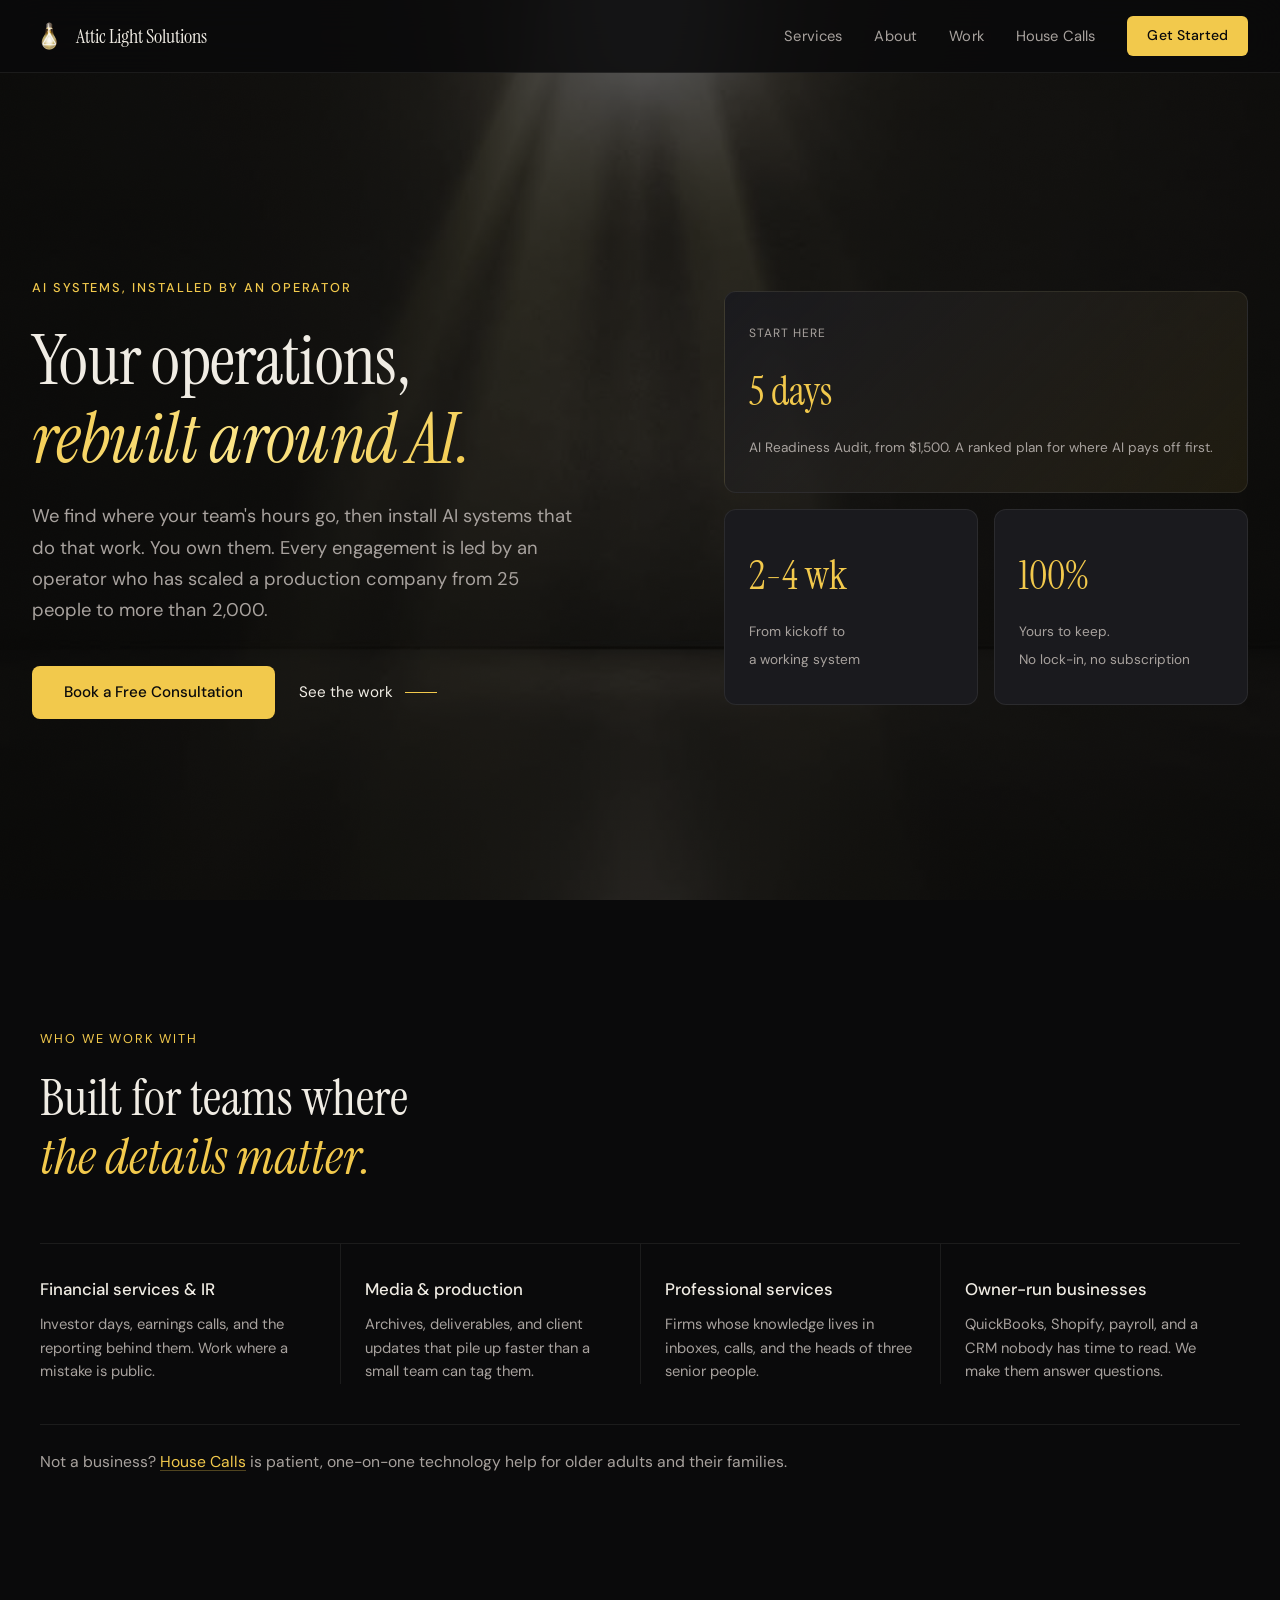
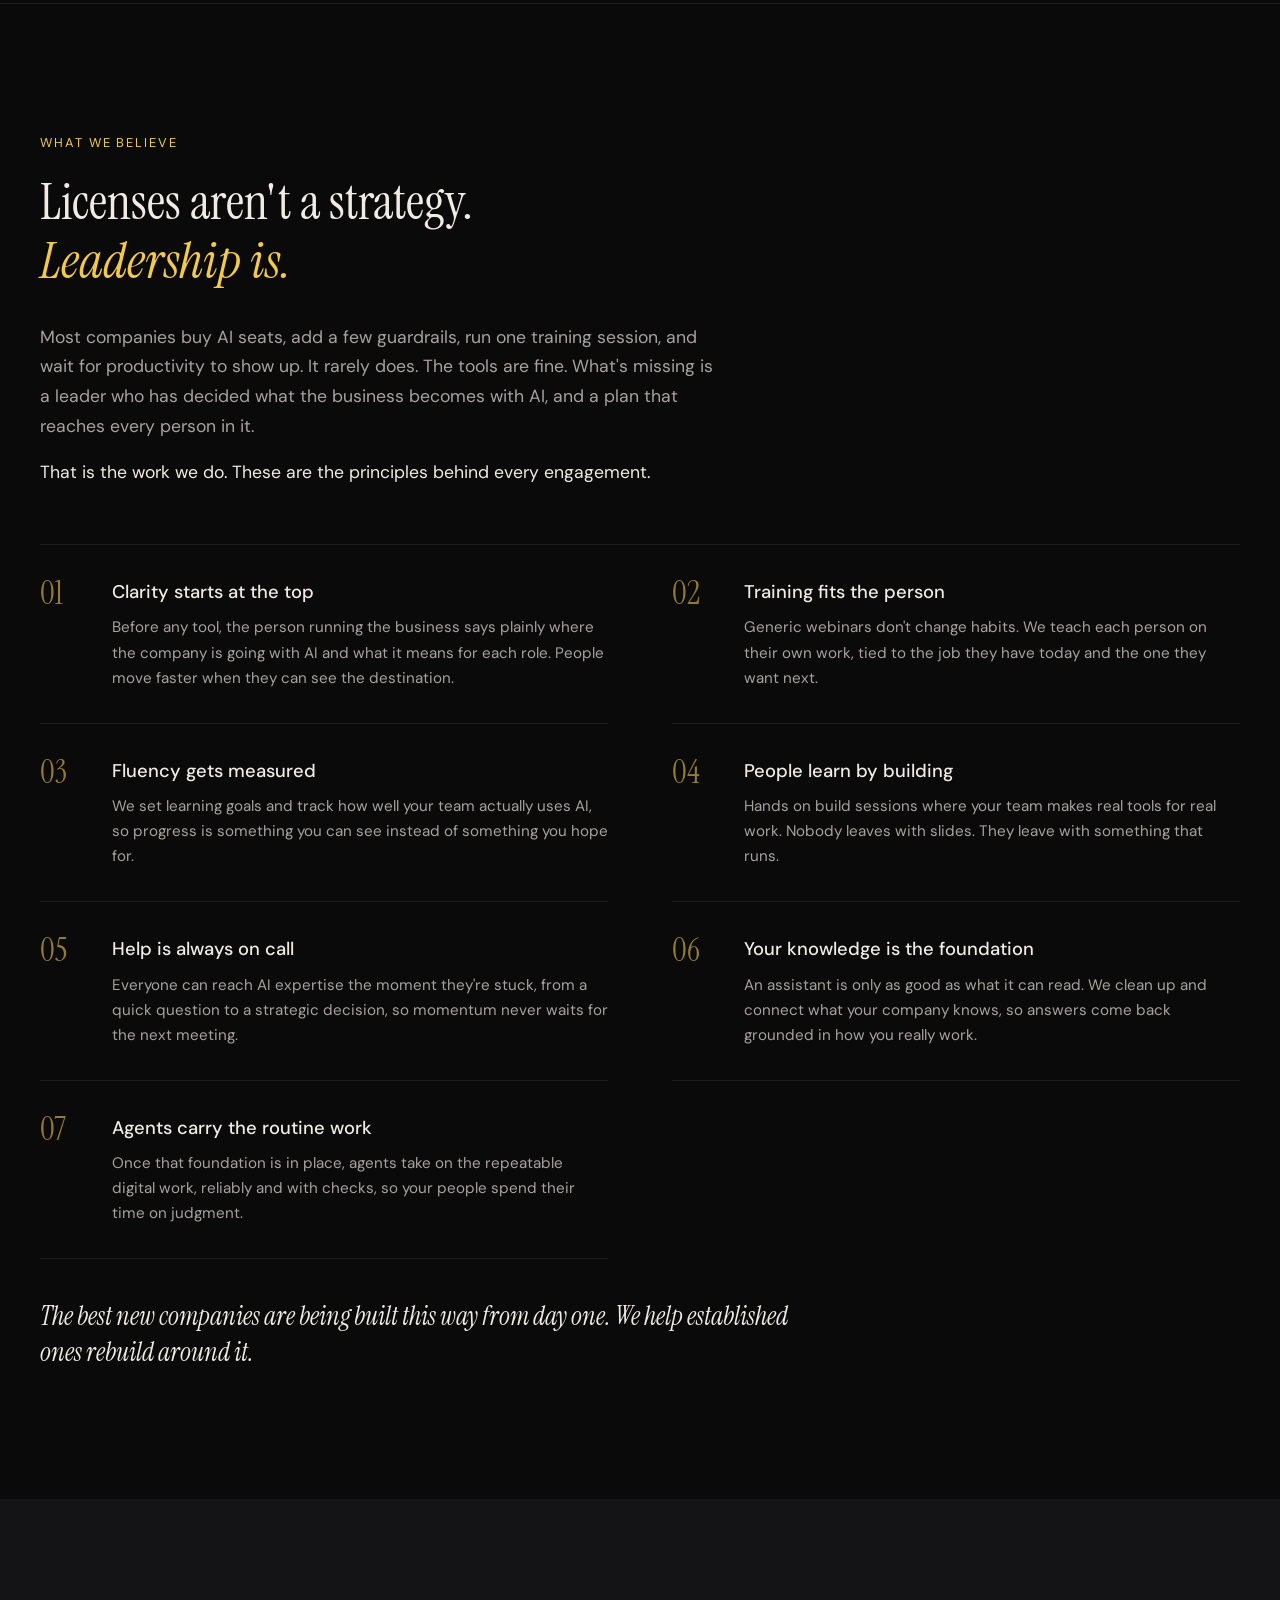
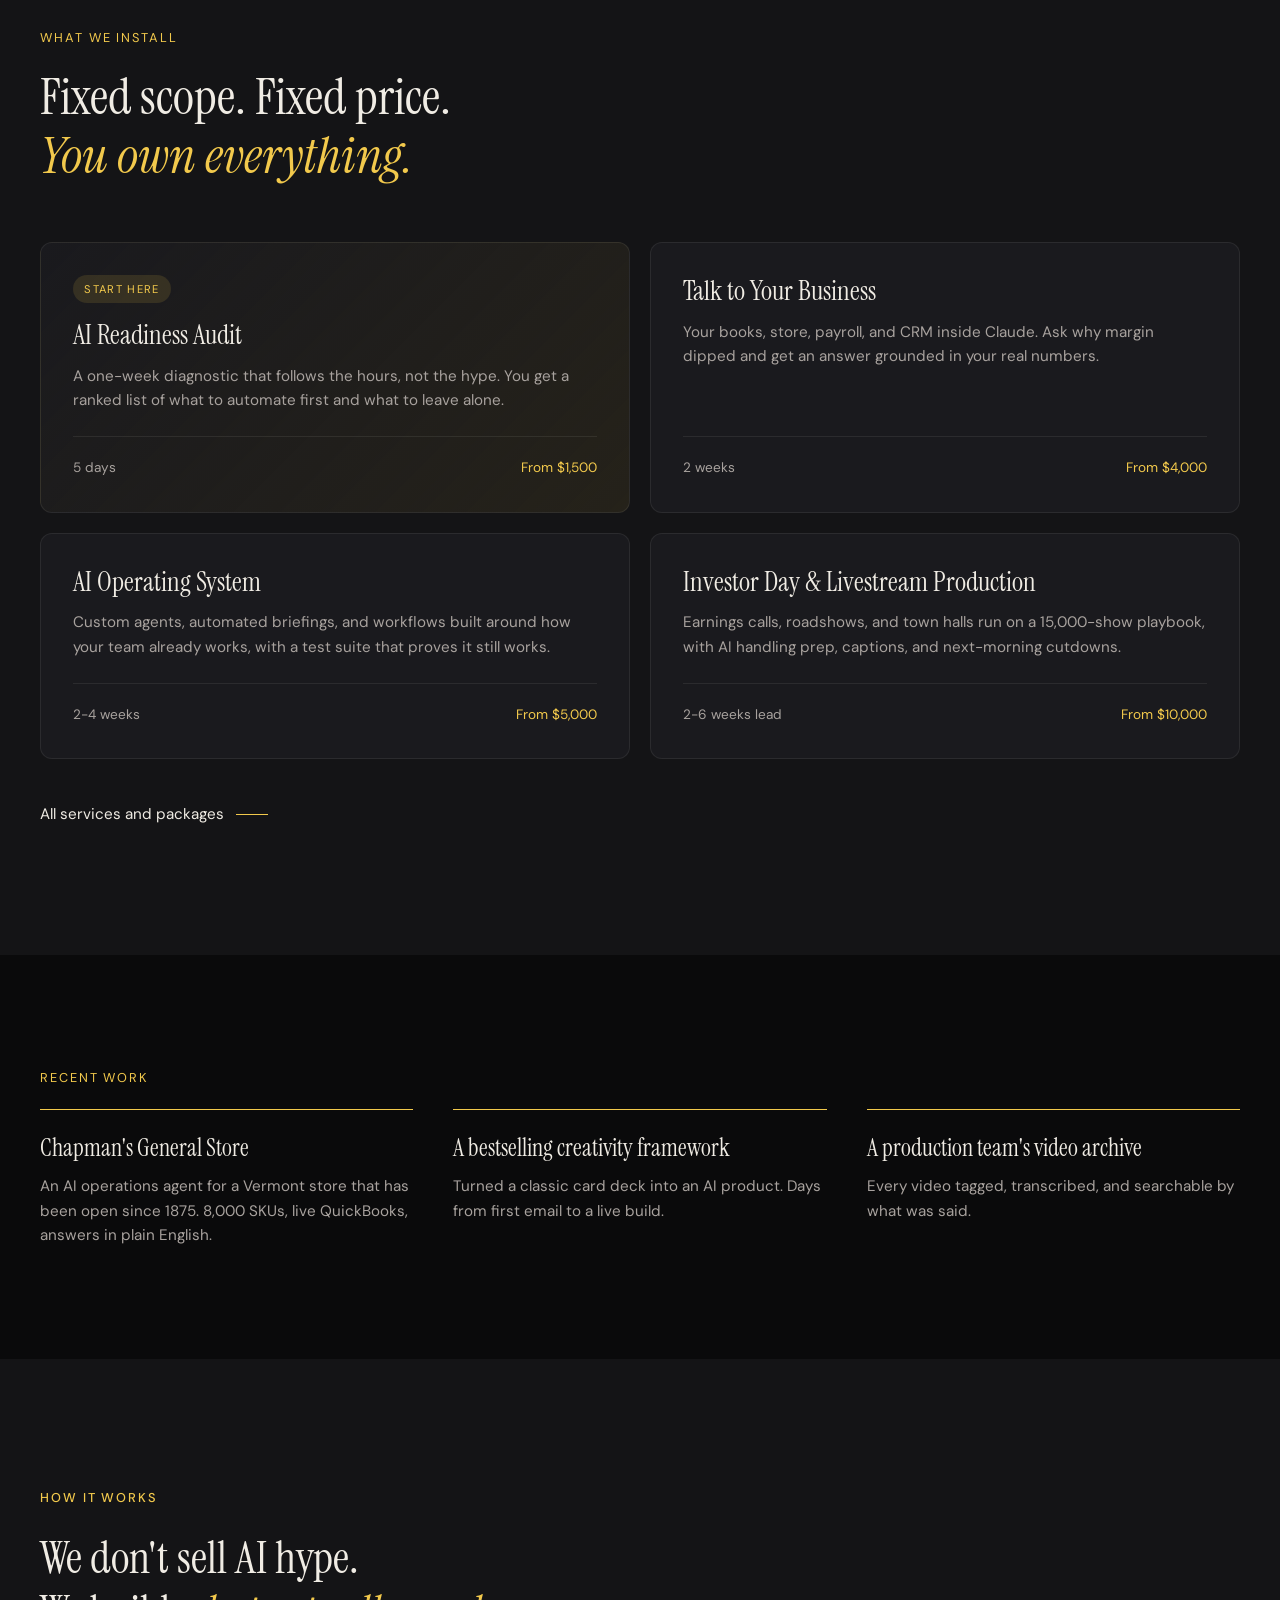
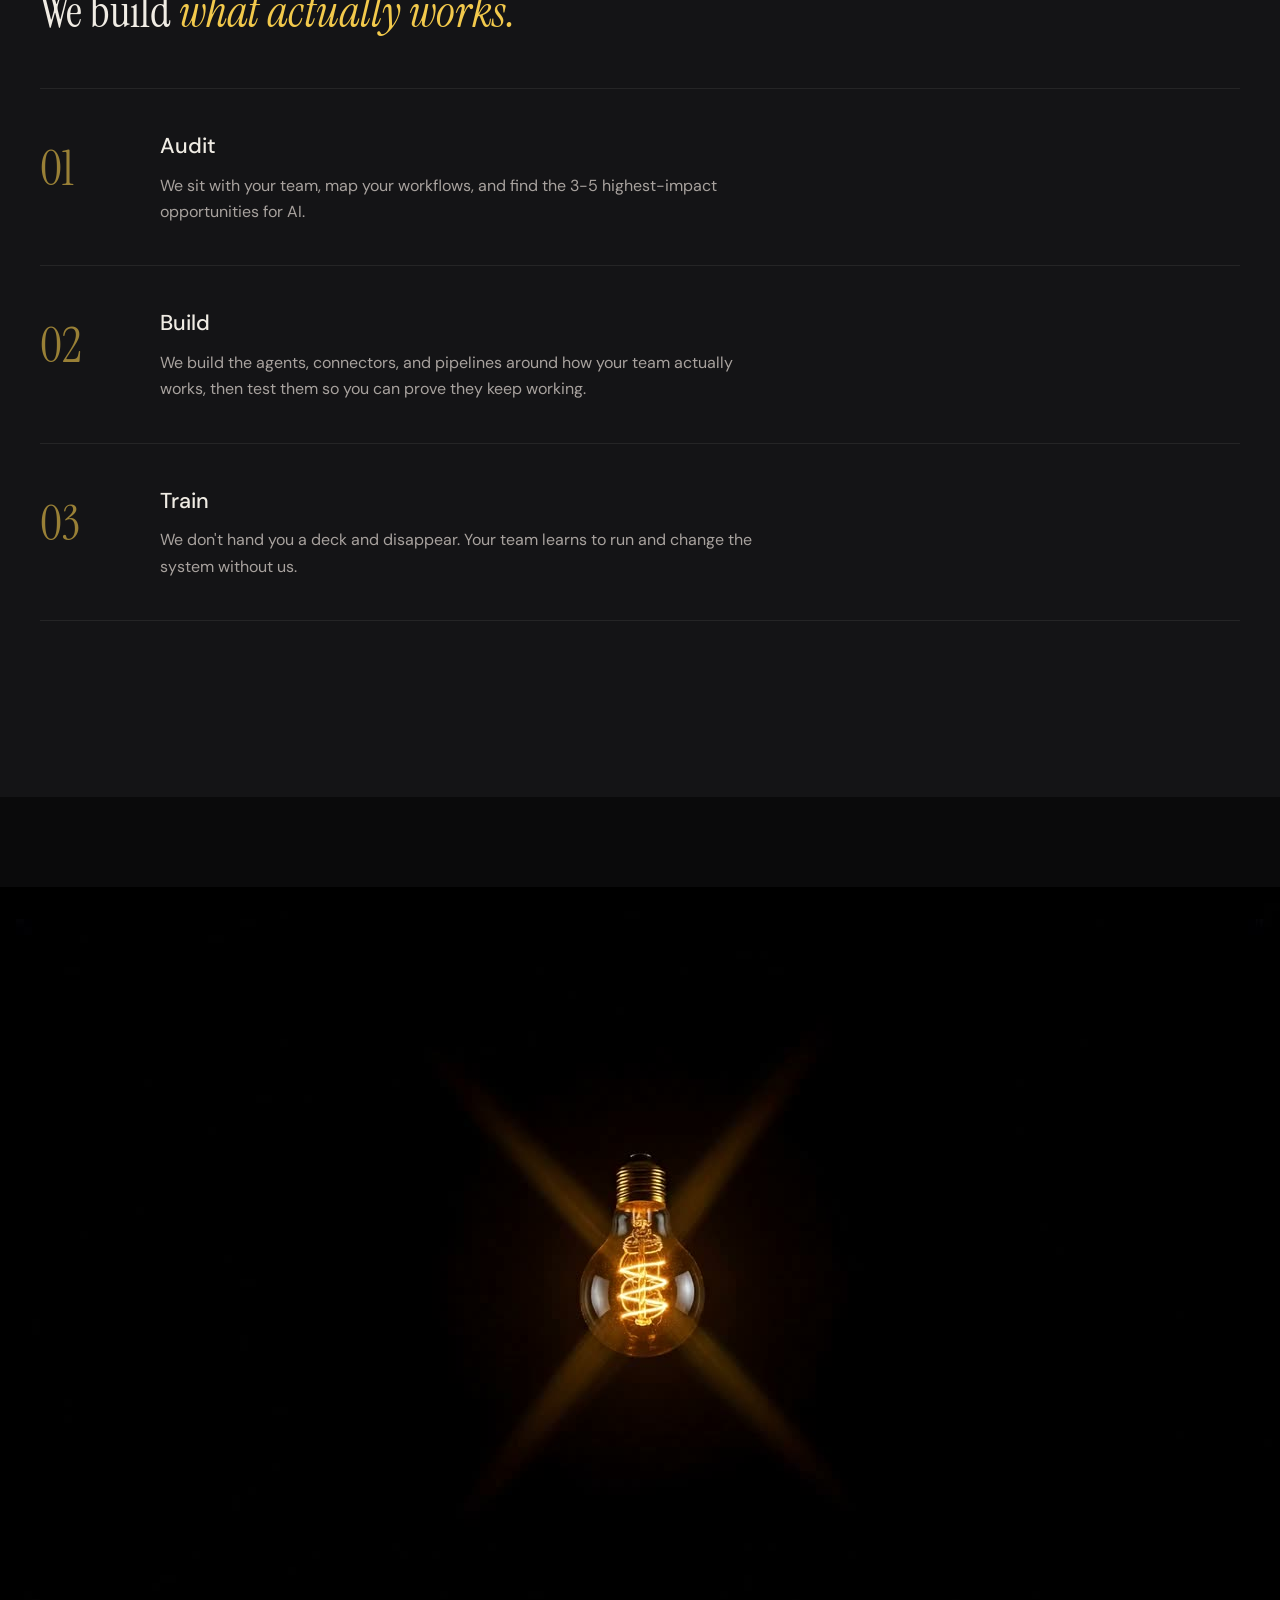
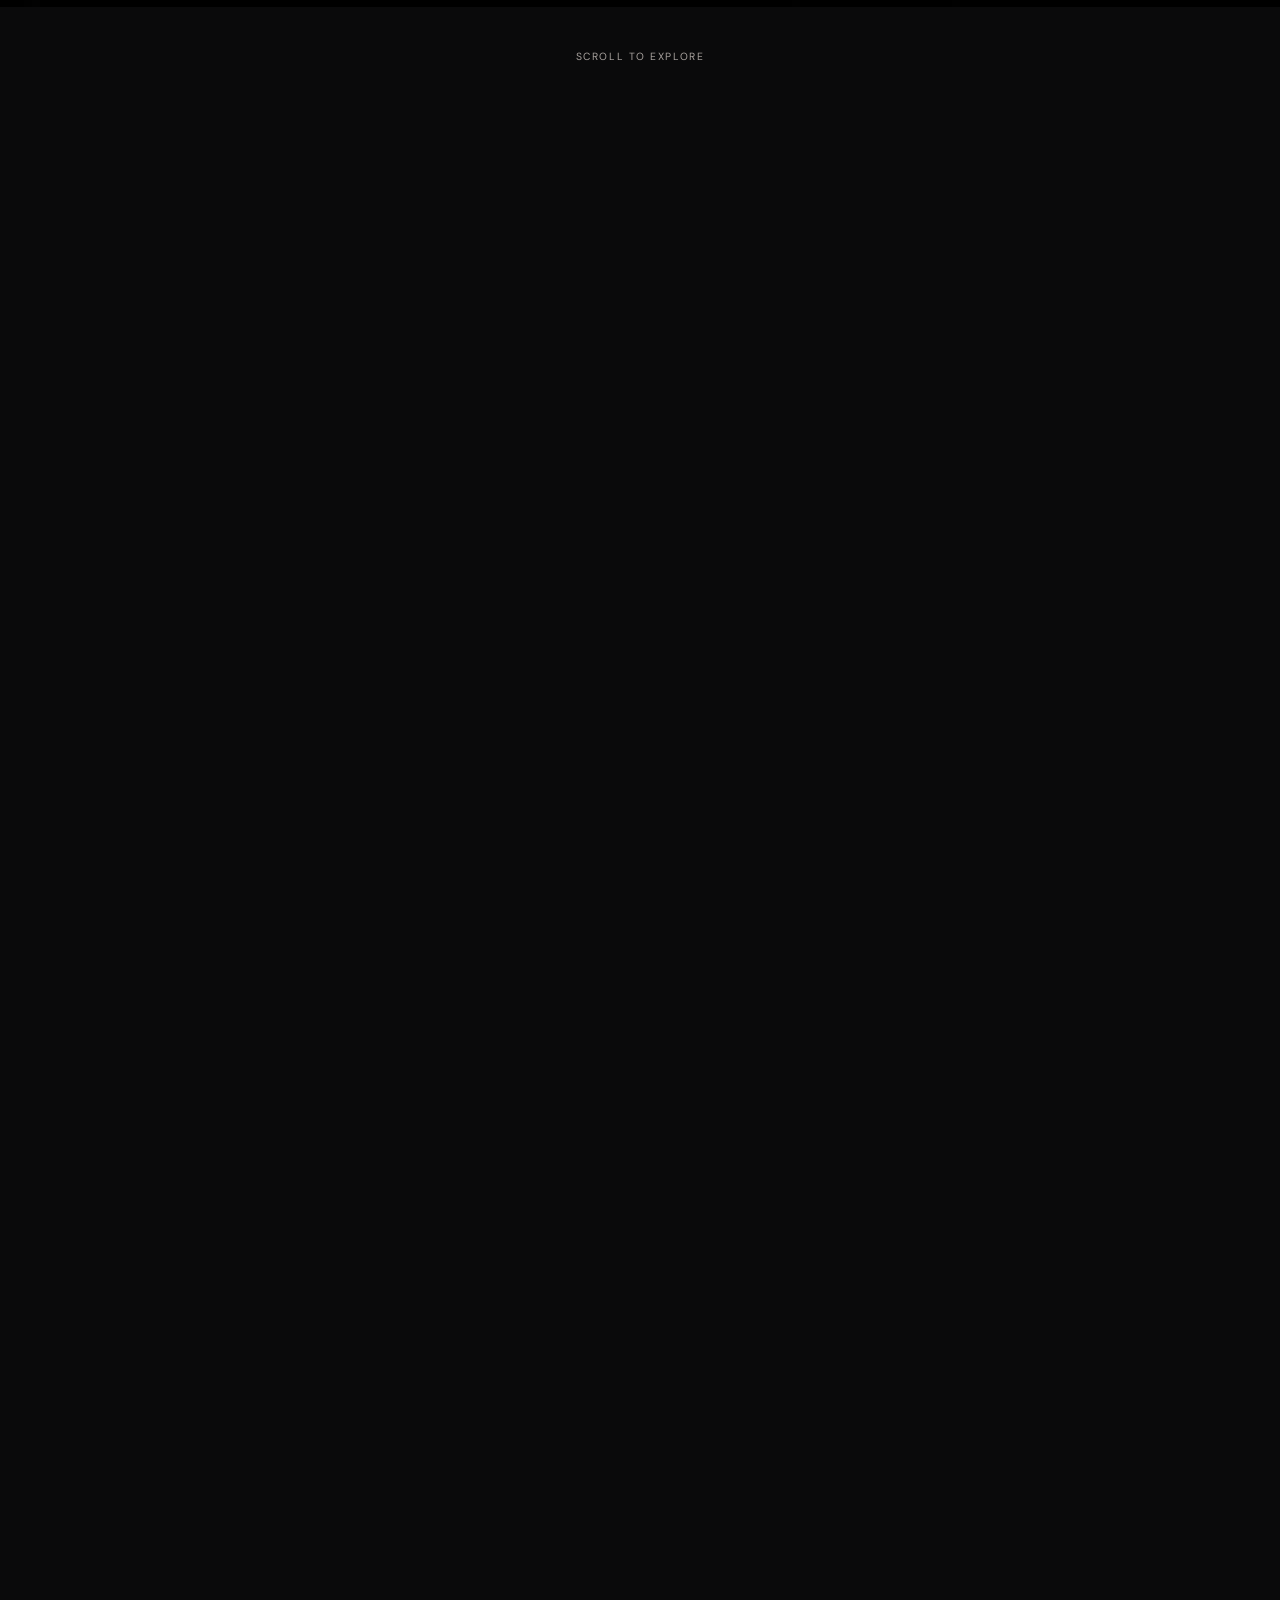
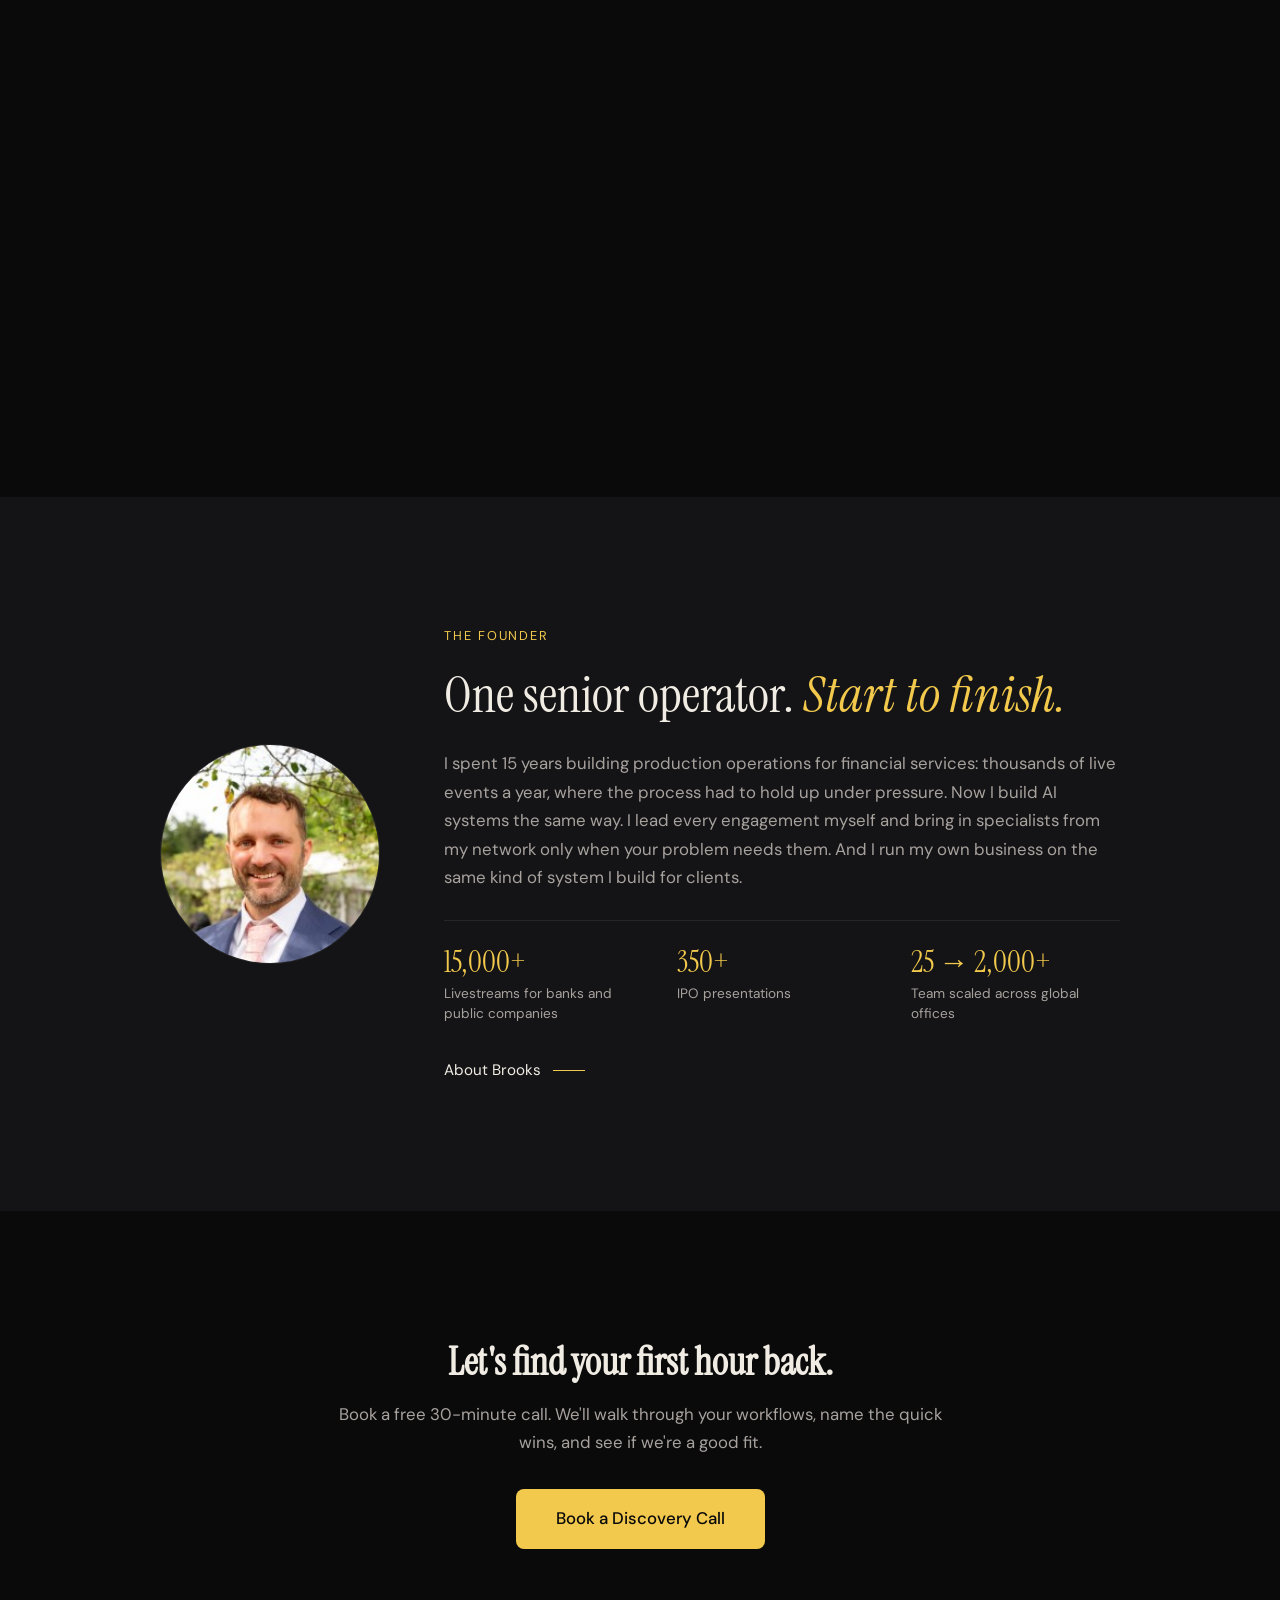
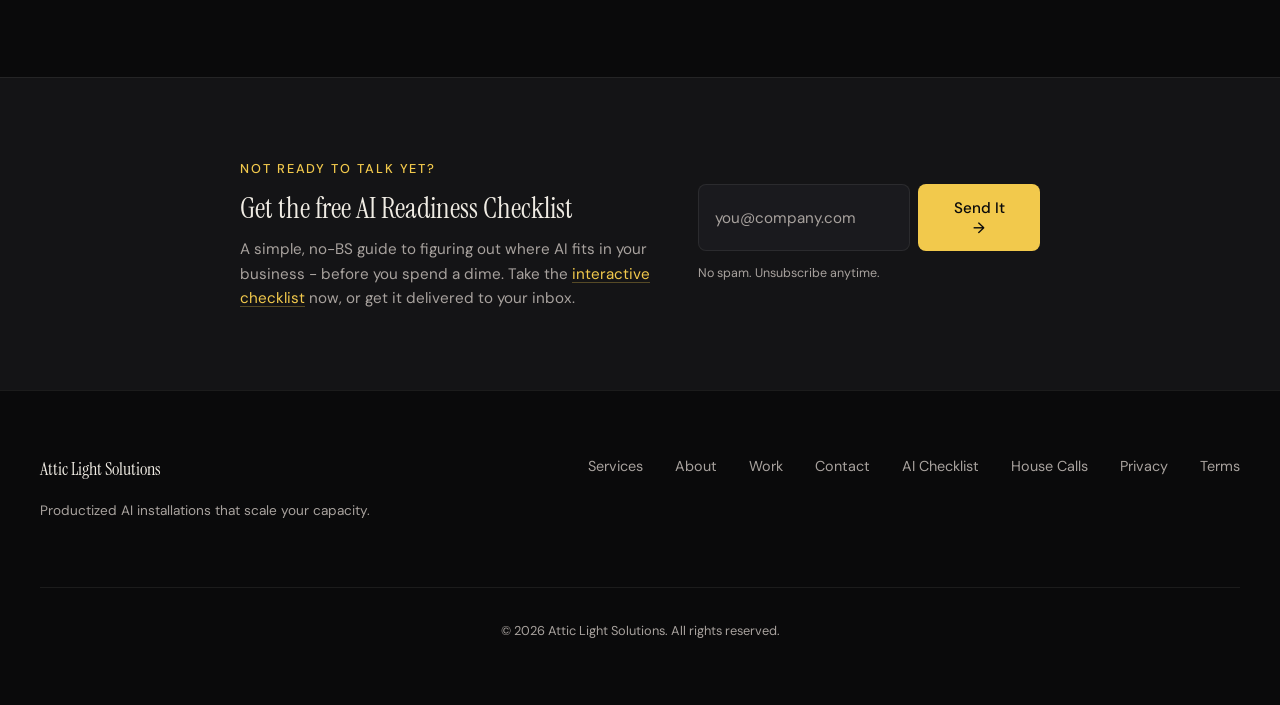
<file: index.html>
<!DOCTYPE html>
<html lang="en">
<head>
    <meta charset="UTF-8">
    <meta name="viewport" content="width=device-width, initial-scale=1.0">
    <meta name="theme-color" content="#0a0a0b">
    <title>Attic Light Solutions - AI Systems, Installed by an Operator</title>
    <meta name="description" content="We find where your team's hours go and install AI systems that do that work. Led by an operator who scaled a production company from 25 to 2,000+ people.">
    <link rel="icon" type="image/x-icon" href="favicon.ico">
    <link rel="icon" type="image/png" sizes="32x32" href="favicon-32x32.png">
    <link rel="icon" type="image/png" sizes="16x16" href="favicon-16x16.png">
    <link rel="apple-touch-icon" sizes="180x180" href="apple-touch-icon.png">
    <meta property="og:title" content="Attic Light Solutions - AI Systems, Installed by an Operator">
    <meta property="og:description" content="We find where your team's hours go and install AI systems that do that work. Led by an operator who scaled a production company from 25 to 2,000+ people.">
    <meta property="og:image" content="https://atticlightsolutions.com/og-image.png">
    <meta property="og:type" content="website">
    <meta property="og:url" content="https://atticlightsolutions.com/">
    <meta name="twitter:card" content="summary_large_image">
    <meta name="twitter:title" content="Attic Light Solutions - AI Systems, Installed by an Operator">
    <meta name="twitter:description" content="We find where your team's hours go and install AI systems that do that work. Led by an operator who scaled a production company from 25 to 2,000+ people.">
    <meta name="twitter:image" content="https://atticlightsolutions.com/og-image.png">
    <link rel="preconnect" href="https://fonts.googleapis.com">
    <link rel="preconnect" href="https://fonts.gstatic.com" crossorigin>
    <link href="https://fonts.googleapis.com/css2?family=Instrument+Serif:ital@0;1&family=DM+Sans:ital,opsz,wght@0,9..40,300..700;1,9..40,300..700&display=swap" rel="stylesheet">
    <link rel="stylesheet" href="styles.css?v=20261122b">
    <link rel="canonical" href="https://atticlightsolutions.com/">
</head>
<body>
    <a href="#main" class="skip-link">Skip to content</a>
    <nav class="nav" role="navigation" aria-label="Main navigation">
        <div class="nav-inner">
            <a href="index.html" class="nav-logo">
                <img src="nav-logo.png" alt="" width="36" height="36">
                Attic Light Solutions
            </a>
            <div class="nav-links">
                <a href="services.html">Services</a>
                <a href="about.html">About</a>
                <a href="work.html">Work</a>
                <a href="house-calls.html">House Calls</a>
                <a href="contact.html" class="nav-cta">Get Started</a>
            </div>
            <button class="nav-toggle" aria-label="Menu">
                <span></span><span></span><span></span>
            </button>
        </div>
    </nav>

    <div class="mobile-menu">
        <a href="services.html">Services</a>
        <a href="about.html">About</a>
        <a href="work.html">Work</a>
        <a href="house-calls.html">House Calls</a>
        <a href="contact.html">Get Started</a>
    </div>

    <main id="main">
        <section class="hero hero-video-bg">
            <video class="hero-video" id="heroVideo" muted loop playsinline preload="none" poster="hero-poster.jpg" data-src="hero-bg-720.mp4" aria-hidden="true" tabindex="-1"></video>
            <div class="hero-video-overlay"></div>
            <div class="hero-content">
                <div class="hero-label">AI systems, installed by an operator</div>
                <h1>Your operations,<br><em>rebuilt around AI.</em></h1>
                <p class="hero-sub">We find where your team's hours go, then install AI systems that do that work. You own them. Every engagement is led by an operator who has scaled a production company from 25 people to more than 2,000.</p>
                <div class="hero-actions">
                    <a href="contact.html" class="btn btn-primary">Book a Free Consultation</a>
                    <a href="work.html" class="text-link">See the work</a>
                </div>
            </div>
            <div class="hero-visual">
                <div class="hero-grid">
                    <a href="services.html#audit" class="grid-card gc-1">
                        <span class="gc-kicker">Start here</span>
                        <span class="gc-number">5 days</span>
                        <span class="gc-label">AI Readiness Audit, from $1,500. A ranked plan for where AI pays off first.</span>
                    </a>
                    <div class="grid-card gc-2">
                        <span class="gc-number">2-4 wk</span>
                        <span class="gc-label">From kickoff to<br>a working system</span>
                    </div>
                    <div class="grid-card gc-3">
                        <span class="gc-number">100%</span>
                        <span class="gc-label">Yours to keep.<br>No lock-in, no subscription</span>
                    </div>
                </div>
            </div>
        </section>

        <!-- Live band: filled by main.js from the hub's public totals feed
             (the-attic /api/proof). Stays hidden unless real numbers arrive. -->
        <div class="live-band" id="liveStrip" hidden>
            <p class="live-band-inner"><span class="live-dot" aria-hidden="true"></span><span class="live-tag">Live</span><span class="live-text"><strong id="liveRuns"></strong> automated runs <span id="liveWindow"></span> across <strong id="liveJobs"></strong> scheduled jobs<span id="liveLast"></span></span></p>
        </div>

        <section class="audience">
            <div class="audience-inner">
                <div class="section-label">Who we work with</div>
                <h2>Built for teams where<br><em>the details matter.</em></h2>
                <div class="audience-grid">
                    <div class="audience-item">
                        <h3>Financial services &amp; IR</h3>
                        <p>Investor days, earnings calls, and the reporting behind them. Work where a mistake is public.</p>
                    </div>
                    <div class="audience-item">
                        <h3>Media &amp; production</h3>
                        <p>Archives, deliverables, and client updates that pile up faster than a small team can tag them.</p>
                    </div>
                    <div class="audience-item">
                        <h3>Professional services</h3>
                        <p>Firms whose knowledge lives in inboxes, calls, and the heads of three senior people.</p>
                    </div>
                    <div class="audience-item">
                        <h3>Owner-run businesses</h3>
                        <p>QuickBooks, Shopify, payroll, and a CRM nobody has time to read. We make them answer questions.</p>
                    </div>
                </div>
                <p class="audience-note">Not a business? <a href="house-calls.html">House Calls</a> is patient, one-on-one technology help for older adults and their families.</p>
            </div>
        </section>

        <section class="philosophy" id="philosophy">
            <div class="philosophy-inner">
                <div class="section-label">What we believe</div>
                <h2>Licenses aren't a strategy.<br><em>Leadership is.</em></h2>
                <div class="philosophy-intro">
                    <p>Most companies buy AI seats, add a few guardrails, run one training session, and wait for productivity to show up. It rarely does. The tools are fine. What's missing is a leader who has decided what the business becomes with AI, and a plan that reaches every person in it.</p>
                    <p>That is the work we do. These are the principles behind every engagement.</p>
                </div>
                <ol class="principles">
                    <li class="principle">
                        <span class="principle-num" aria-hidden="true">01</span>
                        <h3>Clarity starts at the top</h3>
                        <p>Before any tool, the person running the business says plainly where the company is going with AI and what it means for each role. People move faster when they can see the destination.</p>
                    </li>
                    <li class="principle">
                        <span class="principle-num" aria-hidden="true">02</span>
                        <h3>Training fits the person</h3>
                        <p>Generic webinars don't change habits. We teach each person on their own work, tied to the job they have today and the one they want next.</p>
                    </li>
                    <li class="principle">
                        <span class="principle-num" aria-hidden="true">03</span>
                        <h3>Fluency gets measured</h3>
                        <p>We set learning goals and track how well your team actually uses AI, so progress is something you can see instead of something you hope for.</p>
                    </li>
                    <li class="principle">
                        <span class="principle-num" aria-hidden="true">04</span>
                        <h3>People learn by building</h3>
                        <p>Hands on build sessions where your team makes real tools for real work. Nobody leaves with slides. They leave with something that runs.</p>
                    </li>
                    <li class="principle">
                        <span class="principle-num" aria-hidden="true">05</span>
                        <h3>Help is always on call</h3>
                        <p>Everyone can reach AI expertise the moment they're stuck, from a quick question to a strategic decision, so momentum never waits for the next meeting.</p>
                    </li>
                    <li class="principle">
                        <span class="principle-num" aria-hidden="true">06</span>
                        <h3>Your knowledge is the foundation</h3>
                        <p>An assistant is only as good as what it can read. We clean up and connect what your company knows, so answers come back grounded in how you really work.</p>
                    </li>
                    <li class="principle">
                        <span class="principle-num" aria-hidden="true">07</span>
                        <h3>Agents carry the routine work</h3>
                        <p>Once that foundation is in place, agents take on the repeatable digital work, reliably and with checks, so your people spend their time on judgment.</p>
                    </li>
                </ol>
                <p class="philosophy-close">The best new companies are being built this way from day one. We help established ones rebuild around it.</p>
            </div>
        </section>

        <section class="offers">
            <div class="offers-inner">
                <div class="section-label">What we install</div>
                <h2>Fixed scope. Fixed price.<br><em>You own everything.</em></h2>
                <div class="offer-grid">
                    <a href="services.html#audit" class="offer-card offer-start">
                        <span class="offer-tag">Start here</span>
                        <h3>AI Readiness Audit</h3>
                        <p>A one-week diagnostic that follows the hours, not the hype. You get a ranked list of what to automate first and what to leave alone.</p>
                        <div class="offer-meta"><span>5 days</span><span>From $1,500</span></div>
                    </a>
                    <a href="services.html#talk-to-your-business" class="offer-card">
                        <h3>Talk to Your Business</h3>
                        <p>Your books, store, payroll, and CRM inside Claude. Ask why margin dipped and get an answer grounded in your real numbers.</p>
                        <div class="offer-meta"><span>2 weeks</span><span>From $4,000</span></div>
                    </a>
                    <a href="services.html#operating-system" class="offer-card">
                        <h3>AI Operating System</h3>
                        <p>Custom agents, automated briefings, and workflows built around how your team already works, with a test suite that proves it still works.</p>
                        <div class="offer-meta"><span>2-4 weeks</span><span>From $5,000</span></div>
                    </a>
                    <a href="services.html#livestream" class="offer-card">
                        <h3>Investor Day &amp; Livestream Production</h3>
                        <p>Earnings calls, roadshows, and town halls run on a 15,000-show playbook, with AI handling prep, captions, and next-morning cutdowns.</p>
                        <div class="offer-meta"><span>2-6 weeks lead</span><span>From $10,000</span></div>
                    </a>
                </div>
                <a href="services.html" class="text-link">All services and packages</a>
            </div>
        </section>

        <section class="proof">
            <div class="proof-inner">
                <div class="section-label">Recent work</div>
                <div class="proof-grid">
                    <a href="work.html" class="proof-item">
                        <span class="proof-client">Chapman's General Store</span>
                        <p>An AI operations agent for a Vermont store that has been open since 1875. 8,000 SKUs, live QuickBooks, answers in plain English.</p>
                    </a>
                    <a href="work.html" class="proof-item">
                        <span class="proof-client">A bestselling creativity framework</span>
                        <p>Turned a classic card deck into an AI product. Days from first email to a live build.</p>
                    </a>
                    <a href="work.html" class="proof-item">
                        <span class="proof-client">A production team's video archive</span>
                        <p>Every video tagged, transcribed, and searchable by what was said.</p>
                    </a>
                </div>
                <!-- TODO before launch: one real, named client quote goes here (ask Travis or Barrett at Chapman's, or Roger). Do not ship an anonymous quote. -->
            </div>
        </section>

        <section class="solution">
            <div class="solution-inner">
                <div class="solution-label">How it works</div>
                <h2>We don't sell AI hype.<br>We build <em>what actually works.</em></h2>
                <div class="steps">
                    <div class="step">
                        <div class="step-num">01</div>
                        <div class="step-content">
                            <h3>Audit</h3>
                            <p>We sit with your team, map your workflows, and find the 3-5 highest-impact opportunities for AI.</p>
                        </div>
                    </div>
                    <div class="step">
                        <div class="step-num">02</div>
                        <div class="step-content">
                            <h3>Build</h3>
                            <p>We build the agents, connectors, and pipelines around how your team actually works, then test them so you can prove they keep working.</p>
                        </div>
                    </div>
                    <div class="step">
                        <div class="step-num">03</div>
                        <div class="step-content">
                            <h3>Train</h3>
                            <p>We don't hand you a deck and disappear. Your team learns to run and change the system without us.</p>
                        </div>
                    </div>
                </div>
            </div>
        </section>

        <section class="scroll-reveal" id="scroll-reveal">
            <div class="scroll-sticky">
                <canvas id="product-canvas" width="1280" height="720"></canvas>
                <div class="scroll-overlay" id="scrollOverlay">
                    <h2>We look <em>inside</em> your business</h2>
                    <p>Every AI system starts by understanding the machinery: your workflows, your data, your bottlenecks. Then we build what actually works.</p>
                </div>
                <div class="scroll-progress-hint" id="scrollHint">Scroll to explore</div>
            </div>
        </section>

        <section class="founder">
            <div class="founder-inner">
                <img src="headshot.jpg" alt="Brooks Traendly" class="founder-photo" width="220" height="220" loading="lazy" decoding="async">
                <div class="founder-copy">
                    <div class="section-label">The founder</div>
                    <h2>One senior operator. <em>Start to finish.</em></h2>
                    <p>I spent 15 years building production operations for financial services: thousands of live events a year, where the process had to hold up under pressure. Now I build AI systems the same way. I lead every engagement myself and bring in specialists from my network only when your problem needs them. And I run my own business on the same kind of system I build for clients.</p>
                    <div class="founder-stats">
                        <div><span>15,000+</span>Livestreams for banks and public companies</div>
                        <div><span>350+</span>IPO presentations</div>
                        <div><span>25 → 2,000+</span>Team scaled across global offices</div>
                    </div>
                    <a href="about.html" class="text-link">About Brooks</a>
                </div>
            </div>
        </section>

        <section class="cta-section">
            <div class="cta-inner">
                <h2>Let's find your first hour back.</h2>
                <p>Book a free 30-minute call. We'll walk through your workflows, name the quick wins, and see if we're a good fit.</p>
                <a href="contact.html" class="btn btn-primary btn-lg">Book a Discovery Call</a>
            </div>
        </section>

        <section class="lead-magnet">
            <div class="lead-magnet-inner">
                <div class="lead-magnet-content">
                    <span class="lead-magnet-label">Not ready to talk yet?</span>
                    <h2>Get the free AI Readiness Checklist</h2>
                    <p>A simple, no-BS guide to figuring out where AI fits in your business - before you spend a dime. Take the <a href="checklist.html">interactive checklist</a> now, or get it delivered to your inbox.</p>
                </div>
                <form class="lead-magnet-form" id="leadForm">
                    <div class="lead-magnet-input-wrap">
                        <input type="email" id="leadEmail" name="email" placeholder="you@company.com" required aria-label="Email address">
                        <button type="submit" class="btn btn-primary">Send It →</button>
                    </div>
                    <span class="lead-magnet-note" id="leadNote" aria-live="polite">No spam. Unsubscribe anytime.</span>
                </form>
            </div>
        </section>
    </main>

    <footer class="footer">
        <div class="footer-inner">
            <div class="footer-brand">
                Attic Light Solutions
                <p class="footer-tagline">Productized AI installations that scale your capacity.</p>
            </div>
            <div class="footer-links"><a href="services.html">Services</a><a href="about.html">About</a><a href="work.html">Work</a><a href="contact.html">Contact</a><a href="checklist.html">AI Checklist</a><a href="house-calls.html">House Calls</a><a href="privacy.html">Privacy</a><a href="terms.html">Terms</a></div>
            <div class="footer-copy">
                &copy; 2026 Attic Light Solutions. All rights reserved.
            </div>
        </div>
    </footer>
    <aside class="sticky-cta" id="stickyCta" aria-label="Book a call">
        <div class="sticky-cta-inner">
            <span>Ready to automate your workflows?</span>
            <a href="contact.html" class="btn btn-primary btn-sm">Book a Free Call</a>
        </div>
    </aside>
    <script type="application/ld+json">
    {
        "@context": "https://schema.org",
        "@type": "ProfessionalService",
        "name": "Attic Light Solutions",
        "description": "AI consulting and implementation. We find where your team's hours go and install AI systems that do that work. Led by an operator who scaled a production company from 25 to 2,000+ people.",
        "founder": {
            "@type": "Person",
            "name": "Brooks Traendly"
        },
        "serviceType": ["AI Consulting", "Workflow Automation", "AI Implementation", "Business Process Optimization"],
        "email": "hello@atticlightsolutions.com",
        "url": "https://atticlightsolutions.com",
        "logo": "https://atticlightsolutions.com/logo.png",
        "image": "https://atticlightsolutions.com/og-image.png",
        "sameAs": []
    }
    </script>
    <script>
    // Hero film: the poster shows first. The video loads only on larger screens,
    // and never for people who asked for reduced motion or data saving.
    (function () {
        var v = document.getElementById('heroVideo');
        if (!v) return;
        var reduced = window.matchMedia && window.matchMedia('(prefers-reduced-motion: reduce)').matches;
        var saver = navigator.connection && navigator.connection.saveData;
        if (reduced || saver || window.innerWidth < 768) return;
        v.src = v.getAttribute('data-src');
        var p = v.play();
        if (p && p.catch) p.catch(function () {});
    })();
    </script>
    <script>
    // Scroll-driven frame animation
    (function() {
        const canvas = document.getElementById('product-canvas');
        if (!canvas) return;
        const ctx = canvas.getContext('2d');
        const FRAME_COUNT = 240;
        const frames = [];
        const overlay = document.getElementById('scrollOverlay');
        const hint = document.getElementById('scrollHint');

        // 240 JPEGs is ~3.9 MB. Load only the first frame up front; fetch the
        // rest when the section is about to scroll into view, and never on
        // small screens or for people who asked for reduced motion (they get
        // a still).
        var reduced = window.matchMedia && window.matchMedia('(prefers-reduced-motion: reduce)').matches;
        var small = window.innerWidth < 768;
        var loadedAll = false;
        function frameSrc(i) { return 'frames/frame_' + String(i).padStart(4, '0') + '.jpg'; }
        for (let i = 1; i <= FRAME_COUNT; i++) {
            const img = new Image();
            if (i === 1) img.src = frameSrc(i);
            frames.push(img);
        }
        frames[0].onload = function() { renderFrame(0); };
        function loadAllFrames() {
            if (loadedAll) return;
            loadedAll = true;
            for (let i = 2; i <= FRAME_COUNT; i++) frames[i - 1].src = frameSrc(i);
        }
        var sectionEl = document.getElementById('scroll-reveal');
        if (!reduced && !small && sectionEl) {
            if ('IntersectionObserver' in window) {
                var io = new IntersectionObserver(function(entries) {
                    if (entries.some(function(e) { return e.isIntersecting; })) { loadAllFrames(); io.disconnect(); }
                }, { rootMargin: '100% 0px' });
                io.observe(sectionEl);
            } else {
                loadAllFrames();
            }
        }

        function renderFrame(index) {
            var img = frames[index];
            if (!img || !img.complete || !img.naturalWidth) return;
            var scale = Math.max(canvas.width / img.naturalWidth, canvas.height / img.naturalHeight);
            var x = (canvas.width - img.naturalWidth * scale) / 2;
            var y = (canvas.height - img.naturalHeight * scale) / 2;
            ctx.clearRect(0, 0, canvas.width, canvas.height);
            ctx.drawImage(img, x, y, img.naturalWidth * scale, img.naturalHeight * scale);
        }

        var section = document.getElementById('scroll-reveal');
        var ticking = false;
        window.addEventListener('scroll', function() {
            if (!ticking) {
                requestAnimationFrame(function() {
                    var rect = section.getBoundingClientRect();
                    var progress = Math.max(0, Math.min(1, -rect.top / (section.offsetHeight - window.innerHeight)));
                    renderFrame((reduced || small) ? 0 : Math.min(FRAME_COUNT - 1, Math.floor(progress * FRAME_COUNT)));
                    if (overlay) {
                        overlay.style.opacity = (progress > 0.6 && progress < 0.95) ? '1' : '0';
                    }
                    if (hint) {
                        hint.style.opacity = progress < 0.05 ? '1' : '0';
                    }
                    ticking = false;
                });
                ticking = true;
            }
        }, { passive: true });
    })();
    </script>
    <script src="main.js?v=20261116b"></script>
</body>
</html>
</file>
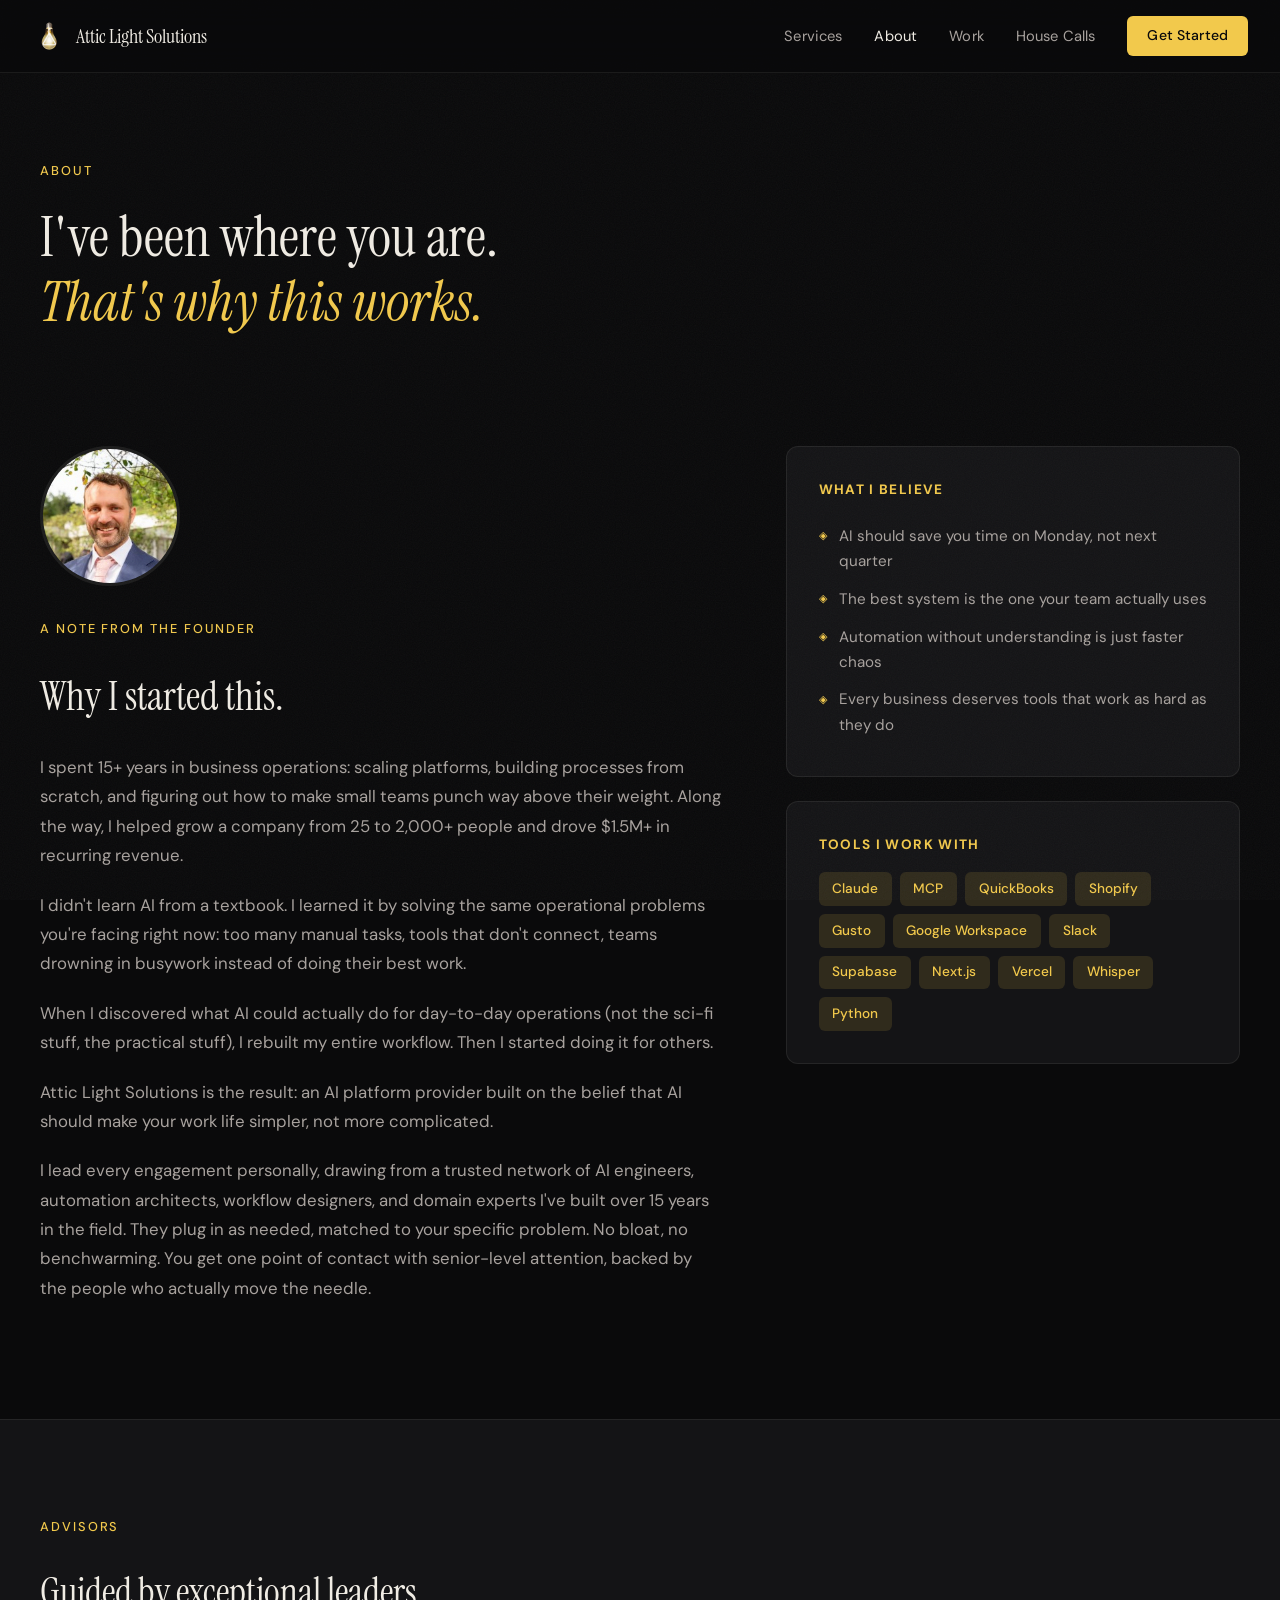
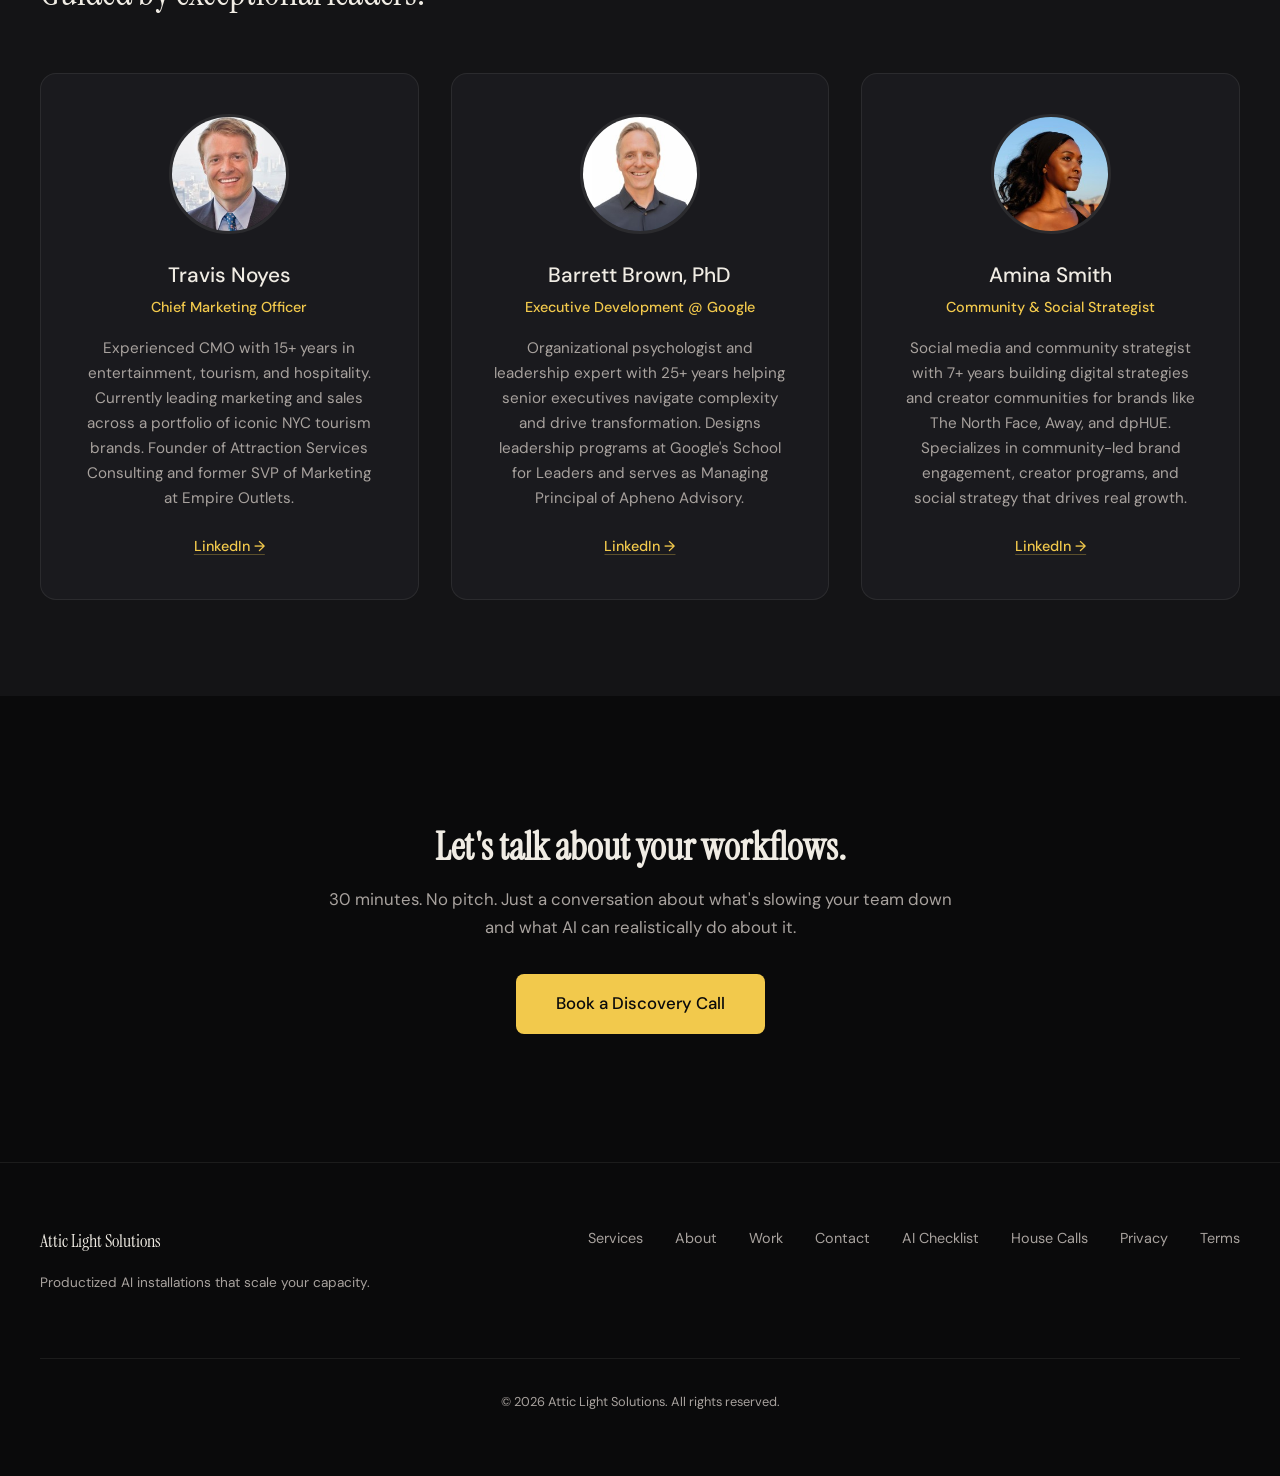
<file: about.html>
<!DOCTYPE html>
<html lang="en">
<head>
    <meta charset="UTF-8">
    <meta name="viewport" content="width=device-width, initial-scale=1.0">
    <meta name="theme-color" content="#0a0a0b">
    <title>About - Attic Light Solutions</title>
    <meta name="description" content="Brooks Traendly spent 15 years running production operations behind live financial events before founding Attic Light Solutions. Meet the founder and his advisors.">
    <link rel="icon" type="image/x-icon" href="favicon.ico">
    <link rel="icon" type="image/png" sizes="32x32" href="favicon-32x32.png">
    <link rel="icon" type="image/png" sizes="16x16" href="favicon-16x16.png">
    <link rel="apple-touch-icon" sizes="180x180" href="apple-touch-icon.png">
    <meta property="og:title" content="About - Attic Light Solutions">
    <meta property="og:description" content="Meet Brooks Traendly - 15+ years scaling business operations, now helping companies unlock AI.">
    <meta property="og:image" content="https://atticlightsolutions.com/og-image.png">
    <meta property="og:type" content="website">
    <meta property="og:url" content="https://atticlightsolutions.com/about">
    <meta name="twitter:card" content="summary_large_image">
    <meta name="twitter:title" content="About - Attic Light Solutions">
    <meta name="twitter:description" content="Meet Brooks Traendly - 15+ years scaling business operations, now helping companies unlock AI.">
    <meta name="twitter:image" content="https://atticlightsolutions.com/og-image.png">
    <link rel="preconnect" href="https://fonts.googleapis.com">
    <link rel="preconnect" href="https://fonts.gstatic.com" crossorigin>
    <link href="https://fonts.googleapis.com/css2?family=Instrument+Serif:ital@0;1&family=DM+Sans:ital,opsz,wght@0,9..40,300..700;1,9..40,300..700&display=swap" rel="stylesheet">
    <link rel="stylesheet" href="styles.css?v=20261113">
    <link rel="canonical" href="https://atticlightsolutions.com/about">
</head>
<body>
    <a href="#main" class="skip-link">Skip to content</a>
    <nav class="nav" role="navigation" aria-label="Main navigation">
        <div class="nav-inner">
            <a href="index.html" class="nav-logo"><img src="nav-logo.png" alt="" width="36" height="36"> Attic Light Solutions</a>
            <div class="nav-links">
                <a href="services.html">Services</a>
                <a href="about.html" class="active">About</a>
                <a href="work.html">Work</a>
                <a href="house-calls.html">House Calls</a>
                <a href="contact.html" class="nav-cta">Get Started</a>
            </div>
            <button class="nav-toggle" aria-label="Menu"><span></span><span></span><span></span></button>
        </div>
    </nav>
    <div class="mobile-menu">
        <a href="services.html">Services</a>
        <a href="about.html">About</a>
        <a href="work.html">Work</a>
        <a href="house-calls.html">House Calls</a>
        <a href="contact.html">Get Started</a>
    </div>

    <main id="main">
        <section class="page-hero">
            <div class="page-hero-inner">
                <div class="hero-label">About</div>
                <h1>I've been where you are.<br><em>That's why this works.</em></h1>
            </div>
        </section>

        <section class="about-story">
            <div class="about-inner">
                <div class="about-text">
                    <div class="about-headshot">
                        <img src="headshot.jpg" alt="Brooks Traendly, founder of Attic Light Solutions" class="headshot-img" width="200" height="200" decoding="async">
                    </div>
                    <div class="hero-label">A Note from the Founder</div>
                    <h2>Why I started this.</h2>
                    <p>I spent 15+ years in business operations: scaling platforms, building processes from scratch, and figuring out how to make small teams punch way above their weight. Along the way, I helped grow a company from 25 to 2,000+ people and drove $1.5M+ in recurring revenue.</p>
                    <p>I didn't learn AI from a textbook. I learned it by solving the same operational problems you're facing right now: too many manual tasks, tools that don't connect, teams drowning in busywork instead of doing their best work.</p>
                    <p>When I discovered what AI could actually do for day-to-day operations (not the sci-fi stuff, the practical stuff), I rebuilt my entire workflow. Then I started doing it for others.</p>
                    <p>Attic Light Solutions is the result: an AI platform provider built on the belief that AI should make your work life simpler, not more complicated.</p>
                    <p>I lead every engagement personally, drawing from a trusted network of AI engineers, automation architects, workflow designers, and domain experts I've built over 15 years in the field. They plug in as needed, matched to your specific problem. No bloat, no benchwarming. You get one point of contact with senior-level attention, backed by the people who actually move the needle.</p>
                </div>
                <div class="about-sidebar">
                    <div class="about-card">
                        <h3>What I believe</h3>
                        <ul>
                            <li>AI should save you time on Monday, not next quarter</li>
                            <li>The best system is the one your team actually uses</li>
                            <li>Automation without understanding is just faster chaos</li>
                            <li>Every business deserves tools that work as hard as they do</li>
                        </ul>
                    </div>
                    <div class="about-card">
                        <h3>Tools I work with</h3>
                        <div class="tool-tags">
                            <span>Claude</span><span>MCP</span><span>QuickBooks</span>
                            <span>Shopify</span><span>Gusto</span><span>Google Workspace</span>
                            <span>Slack</span><span>Supabase</span><span>Next.js</span>
                            <span>Vercel</span><span>Whisper</span><span>Python</span>
                        </div>
                    </div>
                </div>
            </div>
        </section>

        <section class="advisors-section">
            <div class="advisors-inner">
                <div class="hero-label">Advisors</div>
                <h2>Guided by exceptional leaders.</h2>
                <div class="advisors-grid">
                    <div class="advisor-card">
                        <img src="travis-noyes.jpeg" alt="Travis Noyes" class="advisor-img" width="200" height="200" loading="lazy" decoding="async">
                        <h3>Travis Noyes</h3>
                        <p class="advisor-title">Chief Marketing Officer</p>
                        <p class="advisor-bio">Experienced CMO with 15+ years in entertainment, tourism, and hospitality. Currently leading marketing and sales across a portfolio of iconic NYC tourism brands. Founder of Attraction Services Consulting and former SVP of Marketing at Empire Outlets.</p>
                        <a href="https://www.linkedin.com/in/travis-noyes-9018146/" target="_blank" rel="noopener" class="advisor-link">LinkedIn →</a>
                    </div>
                    <div class="advisor-card">
                        <img src="barrett-brown.jpeg" alt="Barrett Brown" class="advisor-img" width="200" height="200" loading="lazy" decoding="async">
                        <h3>Barrett Brown, PhD</h3>
                        <p class="advisor-title">Executive Development @ Google</p>
                        <p class="advisor-bio">Organizational psychologist and leadership expert with 25+ years helping senior executives navigate complexity and drive transformation. Designs leadership programs at Google's School for Leaders and serves as Managing Principal of Apheno Advisory.</p>
                        <a href="https://www.linkedin.com/in/barrettcbrown/" target="_blank" rel="noopener" class="advisor-link">LinkedIn →</a>
                    </div>
                    <div class="advisor-card">
                        <img src="amina-smith.jpeg" alt="Amina Smith" class="advisor-img" width="200" height="200" loading="lazy" decoding="async">
                        <h3>Amina Smith</h3>
                        <p class="advisor-title">Community & Social Strategist</p>
                        <p class="advisor-bio">Social media and community strategist with 7+ years building digital strategies and creator communities for brands like The North Face, Away, and dpHUE. Specializes in community-led brand engagement, creator programs, and social strategy that drives real growth.</p>
                        <a href="https://www.linkedin.com/in/aminasmith" target="_blank" rel="noopener" class="advisor-link">LinkedIn →</a>
                    </div>
                </div>
            </div>
        </section>

        <section class="cta-section">
            <div class="cta-inner">
                <h2>Let's talk about your workflows.</h2>
                <p>30 minutes. No pitch. Just a conversation about what's slowing your team down and what AI can realistically do about it.</p>
                <a href="contact.html" class="btn btn-primary btn-lg">Book a Discovery Call</a>
            </div>
        </section>
    </main>

    <footer class="footer">
        <div class="footer-inner">
            <div class="footer-brand">Attic Light Solutions<p class="footer-tagline">Productized AI installations that scale your capacity.</p></div>
            <div class="footer-links"><a href="services.html">Services</a><a href="about.html">About</a><a href="work.html">Work</a><a href="contact.html">Contact</a><a href="checklist.html">AI Checklist</a><a href="house-calls.html">House Calls</a><a href="privacy.html">Privacy</a><a href="terms.html">Terms</a></div>
            <div class="footer-copy">&copy; 2026 Attic Light Solutions. All rights reserved.</div>
        </div>
    </footer>
    <aside class="sticky-cta" id="stickyCta" aria-label="Book a call">
        <div class="sticky-cta-inner">
            <span>Ready to automate your workflows?</span>
            <a href="contact.html" class="btn btn-primary btn-sm">Book a Free Call</a>
        </div>
    </aside>
    <script type="application/ld+json">
    {
        "@context": "https://schema.org",
        "@type": "Person",
        "name": "Brooks Traendly",
        "jobTitle": "Founder",
        "worksFor": { "@type": "Organization", "name": "Attic Light Solutions", "url": "https://atticlightsolutions.com" },
        "image": "https://atticlightsolutions.com/headshot.jpg",
        "url": "https://atticlightsolutions.com/about"
    }
    </script>
    <script src="main.js"></script>
</body>
</html>
</file>
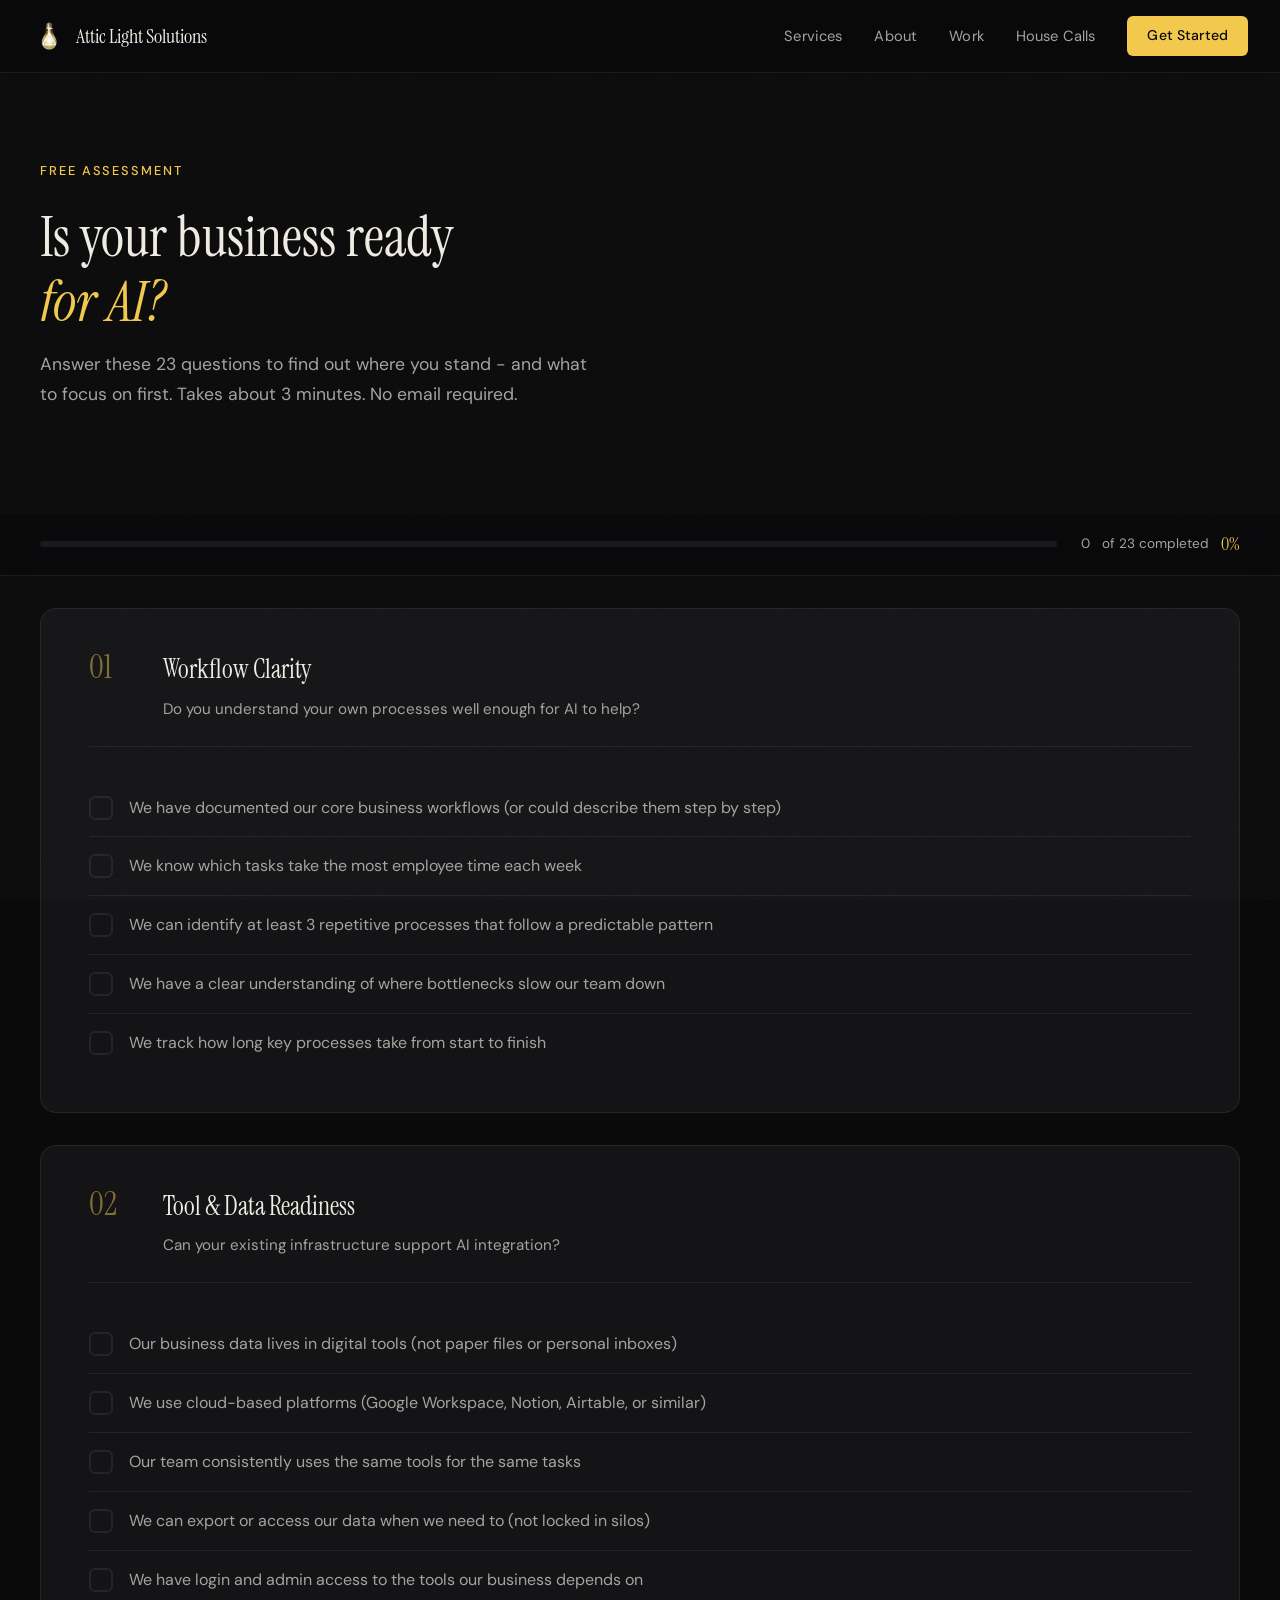
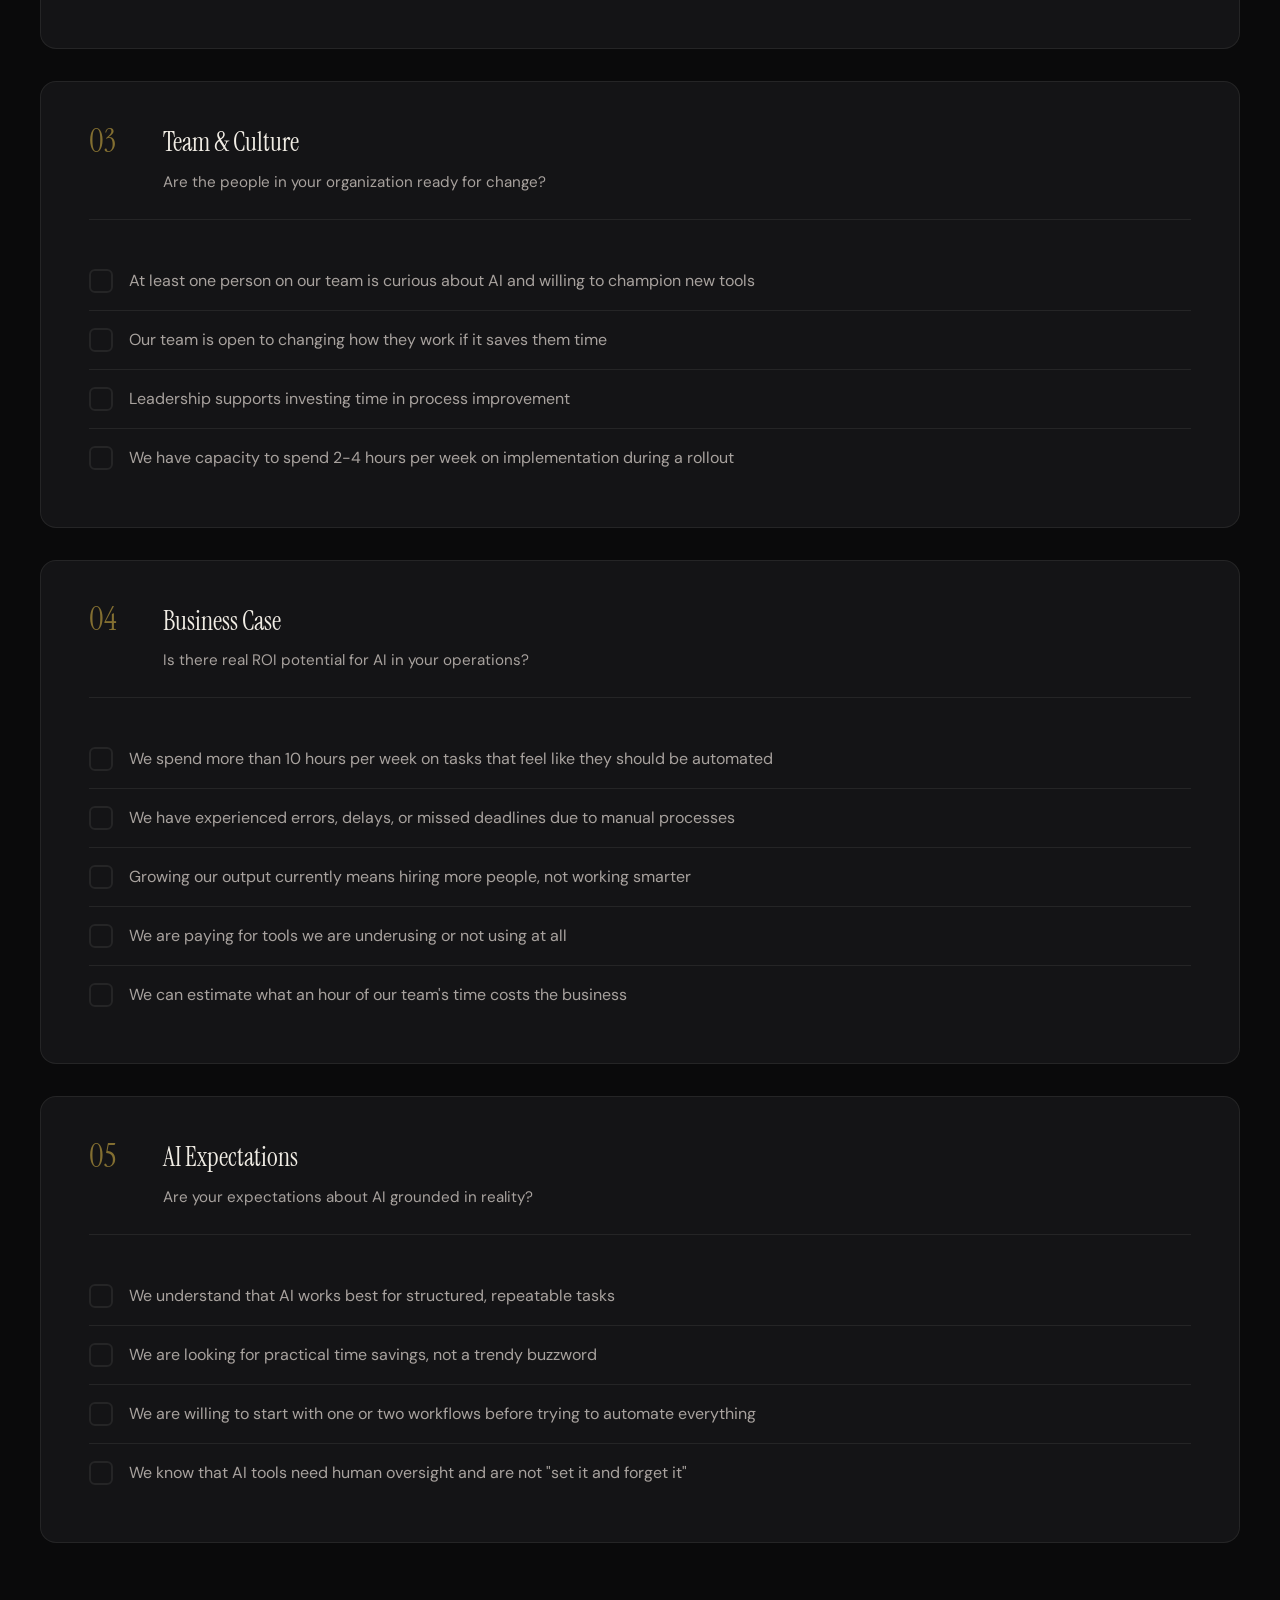
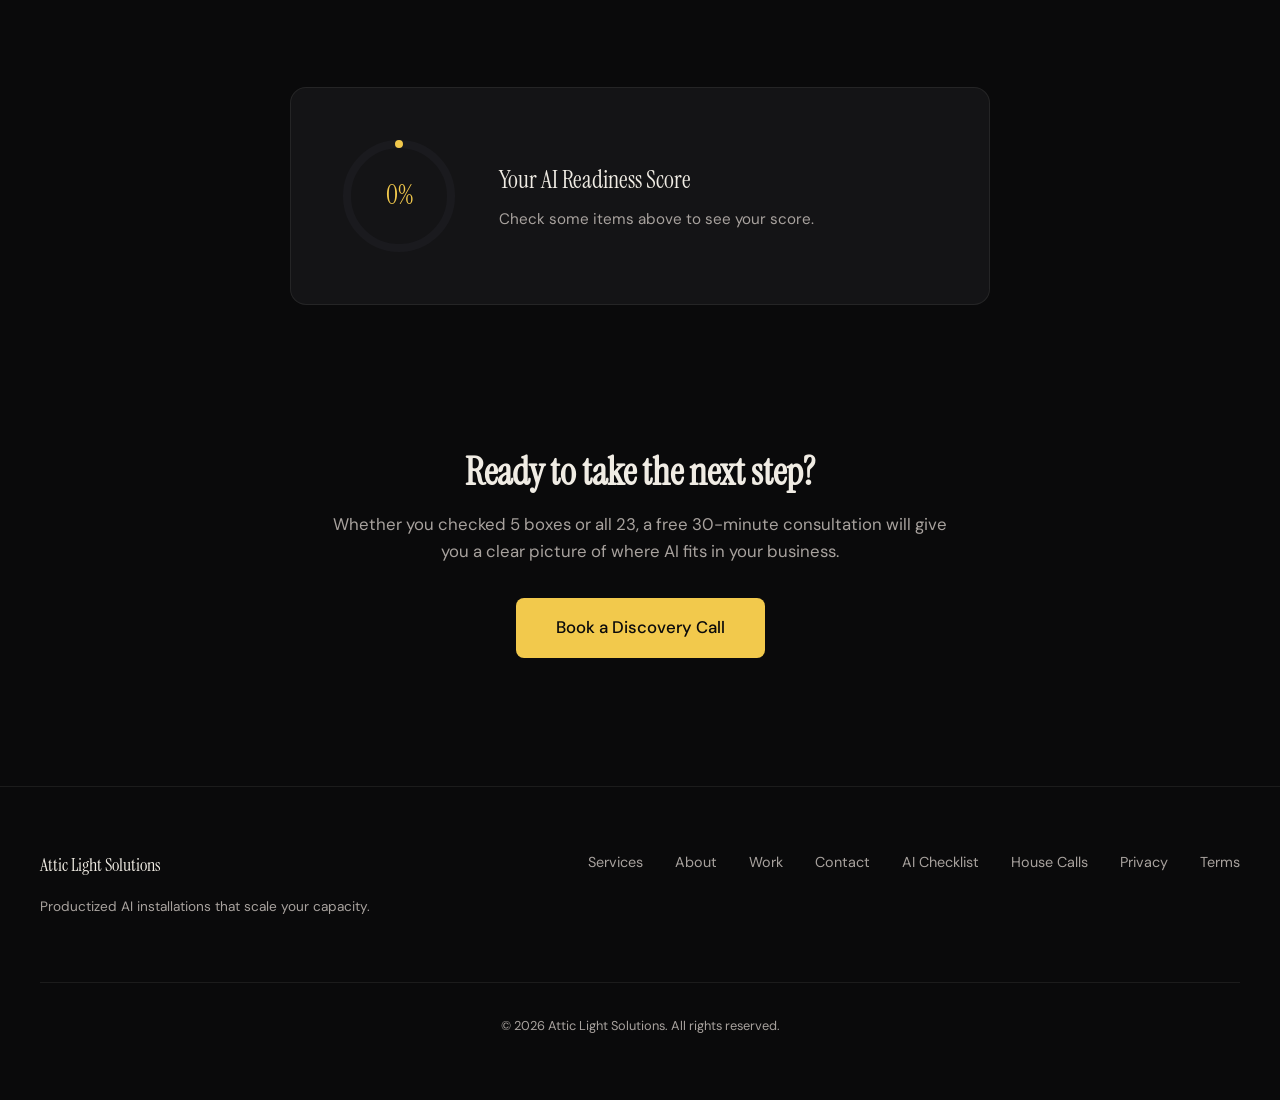
<file: checklist.html>
<!DOCTYPE html>
<html lang="en">
<head>
    <meta charset="UTF-8">
    <meta name="viewport" content="width=device-width, initial-scale=1.0">
    <meta name="theme-color" content="#0a0a0b">
    <title>AI Readiness Checklist - Attic Light Solutions</title>
    <meta name="description" content="A free, interactive self-assessment to find out if your business is ready for AI implementation. 23 questions, 3 minutes, no email required.">
    <link rel="icon" type="image/x-icon" href="favicon.ico">
    <link rel="icon" type="image/png" sizes="32x32" href="favicon-32x32.png">
    <link rel="icon" type="image/png" sizes="16x16" href="favicon-16x16.png">
    <link rel="apple-touch-icon" sizes="180x180" href="apple-touch-icon.png">
    <meta property="og:title" content="AI Readiness Checklist - Attic Light Solutions">
    <meta property="og:description" content="A free, interactive self-assessment to find out if your business is ready for AI implementation.">
    <meta property="og:image" content="https://atticlightsolutions.com/og-image.png">
    <meta property="og:type" content="website">
    <meta property="og:url" content="https://atticlightsolutions.com/checklist">
    <meta name="twitter:card" content="summary_large_image">
    <meta name="twitter:title" content="AI Readiness Checklist - Attic Light Solutions">
    <meta name="twitter:description" content="A free, interactive self-assessment to find out if your business is ready for AI implementation.">
    <meta name="twitter:image" content="https://atticlightsolutions.com/og-image.png">
    <link rel="preconnect" href="https://fonts.googleapis.com">
    <link rel="preconnect" href="https://fonts.gstatic.com" crossorigin>
    <link href="https://fonts.googleapis.com/css2?family=Instrument+Serif:ital@0;1&family=DM+Sans:ital,opsz,wght@0,9..40,300..700;1,9..40,300..700&display=swap" rel="stylesheet">
    <link rel="stylesheet" href="styles.css?v=20261113">
    <link rel="canonical" href="https://atticlightsolutions.com/checklist">
</head>
<body>
    <a href="#main" class="skip-link">Skip to content</a>
    <nav class="nav" role="navigation" aria-label="Main navigation">
        <div class="nav-inner">
            <a href="index.html" class="nav-logo"><img src="nav-logo.png" alt="" width="36" height="36"> Attic Light Solutions</a>
            <div class="nav-links">
                <a href="services.html">Services</a>
                <a href="about.html">About</a>
                <a href="work.html">Work</a>
                <a href="house-calls.html">House Calls</a>
                <a href="contact.html" class="nav-cta">Get Started</a>
            </div>
            <button class="nav-toggle" aria-label="Menu"><span></span><span></span><span></span></button>
        </div>
    </nav>
    <div class="mobile-menu">
        <a href="services.html">Services</a>
        <a href="about.html">About</a>
        <a href="work.html">Work</a>
        <a href="house-calls.html">House Calls</a>
        <a href="contact.html">Get Started</a>
    </div>

    <main id="main">
        <section class="page-hero">
            <div class="page-hero-inner">
                <div class="hero-label">Free Assessment</div>
                <h1>Is your business ready<br><em>for AI?</em></h1>
                <p class="hero-sub">Answer these 23 questions to find out where you stand - and what to focus on first. Takes about 3 minutes. No email required.</p>
            </div>
        </section>

        <section class="checklist-progress" id="checklistProgress">
            <div class="checklist-progress-inner">
                <div class="checklist-progress-bar">
                    <div class="checklist-progress-fill" id="progressFill"></div>
                </div>
                <div class="checklist-progress-text">
                    <span id="progressCount">0</span> of 23 completed
                    <span class="checklist-progress-pct" id="progressPct">0%</span>
                </div>
            </div>
        </section>

        <section class="checklist-section">
            <div class="checklist-inner">

                <div class="checklist-category">
                    <div class="checklist-category-header">
                        <span class="checklist-category-num">01</span>
                        <div>
                            <h2>Workflow Clarity</h2>
                            <p>Do you understand your own processes well enough for AI to help?</p>
                        </div>
                    </div>
                    <div class="checklist-items">
                        <label class="checklist-item">
                            <input type="checkbox" name="checklist" value="wf-1">
                            <span class="checklist-check"></span>
                            <span class="checklist-label">We have documented our core business workflows (or could describe them step by step)</span>
                        </label>
                        <label class="checklist-item">
                            <input type="checkbox" name="checklist" value="wf-2">
                            <span class="checklist-check"></span>
                            <span class="checklist-label">We know which tasks take the most employee time each week</span>
                        </label>
                        <label class="checklist-item">
                            <input type="checkbox" name="checklist" value="wf-3">
                            <span class="checklist-check"></span>
                            <span class="checklist-label">We can identify at least 3 repetitive processes that follow a predictable pattern</span>
                        </label>
                        <label class="checklist-item">
                            <input type="checkbox" name="checklist" value="wf-4">
                            <span class="checklist-check"></span>
                            <span class="checklist-label">We have a clear understanding of where bottlenecks slow our team down</span>
                        </label>
                        <label class="checklist-item">
                            <input type="checkbox" name="checklist" value="wf-5">
                            <span class="checklist-check"></span>
                            <span class="checklist-label">We track how long key processes take from start to finish</span>
                        </label>
                    </div>
                </div>

                <div class="checklist-category">
                    <div class="checklist-category-header">
                        <span class="checklist-category-num">02</span>
                        <div>
                            <h2>Tool & Data Readiness</h2>
                            <p>Can your existing infrastructure support AI integration?</p>
                        </div>
                    </div>
                    <div class="checklist-items">
                        <label class="checklist-item">
                            <input type="checkbox" name="checklist" value="td-1">
                            <span class="checklist-check"></span>
                            <span class="checklist-label">Our business data lives in digital tools (not paper files or personal inboxes)</span>
                        </label>
                        <label class="checklist-item">
                            <input type="checkbox" name="checklist" value="td-2">
                            <span class="checklist-check"></span>
                            <span class="checklist-label">We use cloud-based platforms (Google Workspace, Notion, Airtable, or similar)</span>
                        </label>
                        <label class="checklist-item">
                            <input type="checkbox" name="checklist" value="td-3">
                            <span class="checklist-check"></span>
                            <span class="checklist-label">Our team consistently uses the same tools for the same tasks</span>
                        </label>
                        <label class="checklist-item">
                            <input type="checkbox" name="checklist" value="td-4">
                            <span class="checklist-check"></span>
                            <span class="checklist-label">We can export or access our data when we need to (not locked in silos)</span>
                        </label>
                        <label class="checklist-item">
                            <input type="checkbox" name="checklist" value="td-5">
                            <span class="checklist-check"></span>
                            <span class="checklist-label">We have login and admin access to the tools our business depends on</span>
                        </label>
                    </div>
                </div>

                <div class="checklist-category">
                    <div class="checklist-category-header">
                        <span class="checklist-category-num">03</span>
                        <div>
                            <h2>Team & Culture</h2>
                            <p>Are the people in your organization ready for change?</p>
                        </div>
                    </div>
                    <div class="checklist-items">
                        <label class="checklist-item">
                            <input type="checkbox" name="checklist" value="tc-1">
                            <span class="checklist-check"></span>
                            <span class="checklist-label">At least one person on our team is curious about AI and willing to champion new tools</span>
                        </label>
                        <label class="checklist-item">
                            <input type="checkbox" name="checklist" value="tc-2">
                            <span class="checklist-check"></span>
                            <span class="checklist-label">Our team is open to changing how they work if it saves them time</span>
                        </label>
                        <label class="checklist-item">
                            <input type="checkbox" name="checklist" value="tc-3">
                            <span class="checklist-check"></span>
                            <span class="checklist-label">Leadership supports investing time in process improvement</span>
                        </label>
                        <label class="checklist-item">
                            <input type="checkbox" name="checklist" value="tc-4">
                            <span class="checklist-check"></span>
                            <span class="checklist-label">We have capacity to spend 2-4 hours per week on implementation during a rollout</span>
                        </label>
                    </div>
                </div>

                <div class="checklist-category">
                    <div class="checklist-category-header">
                        <span class="checklist-category-num">04</span>
                        <div>
                            <h2>Business Case</h2>
                            <p>Is there real ROI potential for AI in your operations?</p>
                        </div>
                    </div>
                    <div class="checklist-items">
                        <label class="checklist-item">
                            <input type="checkbox" name="checklist" value="bc-1">
                            <span class="checklist-check"></span>
                            <span class="checklist-label">We spend more than 10 hours per week on tasks that feel like they should be automated</span>
                        </label>
                        <label class="checklist-item">
                            <input type="checkbox" name="checklist" value="bc-2">
                            <span class="checklist-check"></span>
                            <span class="checklist-label">We have experienced errors, delays, or missed deadlines due to manual processes</span>
                        </label>
                        <label class="checklist-item">
                            <input type="checkbox" name="checklist" value="bc-3">
                            <span class="checklist-check"></span>
                            <span class="checklist-label">Growing our output currently means hiring more people, not working smarter</span>
                        </label>
                        <label class="checklist-item">
                            <input type="checkbox" name="checklist" value="bc-4">
                            <span class="checklist-check"></span>
                            <span class="checklist-label">We are paying for tools we are underusing or not using at all</span>
                        </label>
                        <label class="checklist-item">
                            <input type="checkbox" name="checklist" value="bc-5">
                            <span class="checklist-check"></span>
                            <span class="checklist-label">We can estimate what an hour of our team's time costs the business</span>
                        </label>
                    </div>
                </div>

                <div class="checklist-category">
                    <div class="checklist-category-header">
                        <span class="checklist-category-num">05</span>
                        <div>
                            <h2>AI Expectations</h2>
                            <p>Are your expectations about AI grounded in reality?</p>
                        </div>
                    </div>
                    <div class="checklist-items">
                        <label class="checklist-item">
                            <input type="checkbox" name="checklist" value="ae-1">
                            <span class="checklist-check"></span>
                            <span class="checklist-label">We understand that AI works best for structured, repeatable tasks</span>
                        </label>
                        <label class="checklist-item">
                            <input type="checkbox" name="checklist" value="ae-2">
                            <span class="checklist-check"></span>
                            <span class="checklist-label">We are looking for practical time savings, not a trendy buzzword</span>
                        </label>
                        <label class="checklist-item">
                            <input type="checkbox" name="checklist" value="ae-3">
                            <span class="checklist-check"></span>
                            <span class="checklist-label">We are willing to start with one or two workflows before trying to automate everything</span>
                        </label>
                        <label class="checklist-item">
                            <input type="checkbox" name="checklist" value="ae-4">
                            <span class="checklist-check"></span>
                            <span class="checklist-label">We know that AI tools need human oversight and are not "set it and forget it"</span>
                        </label>
                    </div>
                </div>

            </div>
        </section>

        <section class="checklist-results" id="checklistResults">
            <div class="checklist-results-inner">
                <div class="checklist-score-card">
                    <div class="checklist-score-ring">
                        <svg viewBox="0 0 120 120" class="score-svg">
                            <circle cx="60" cy="60" r="52" class="score-track"/>
                            <circle cx="60" cy="60" r="52" class="score-fill" id="scoreCircle"/>
                        </svg>
                        <span class="score-pct" id="scorePct">0%</span>
                    </div>
                    <div class="checklist-score-text">
                        <h2 id="scoreTitle">Your AI Readiness Score</h2>
                        <p id="scoreDescription">Check some items above to see your score.</p>
                    </div>
                </div>
            </div>
        </section>

        <section class="cta-section">
            <div class="cta-inner">
                <h2>Ready to take the next step?</h2>
                <p>Whether you checked 5 boxes or all 23, a free 30-minute consultation will give you a clear picture of where AI fits in your business.</p>
                <a href="contact.html" class="btn btn-primary btn-lg">Book a Discovery Call</a>
            </div>
        </section>
    </main>

    <footer class="footer">
        <div class="footer-inner">
            <div class="footer-brand">
                Attic Light Solutions
                <p class="footer-tagline">Productized AI installations that scale your capacity.</p>
            </div>
            <div class="footer-links"><a href="services.html">Services</a><a href="about.html">About</a><a href="work.html">Work</a><a href="contact.html">Contact</a><a href="checklist.html">AI Checklist</a><a href="house-calls.html">House Calls</a><a href="privacy.html">Privacy</a><a href="terms.html">Terms</a></div>
            <div class="footer-copy">&copy; 2026 Attic Light Solutions. All rights reserved.</div>
        </div>
    </footer>
    <aside class="sticky-cta" id="stickyCta" aria-label="Book a call">
        <div class="sticky-cta-inner">
            <span>Ready to automate your workflows?</span>
            <a href="contact.html" class="btn btn-primary btn-sm">Book a Free Call</a>
        </div>
    </aside>
    <script src="main.js"></script>
</body>
</html>
</file>
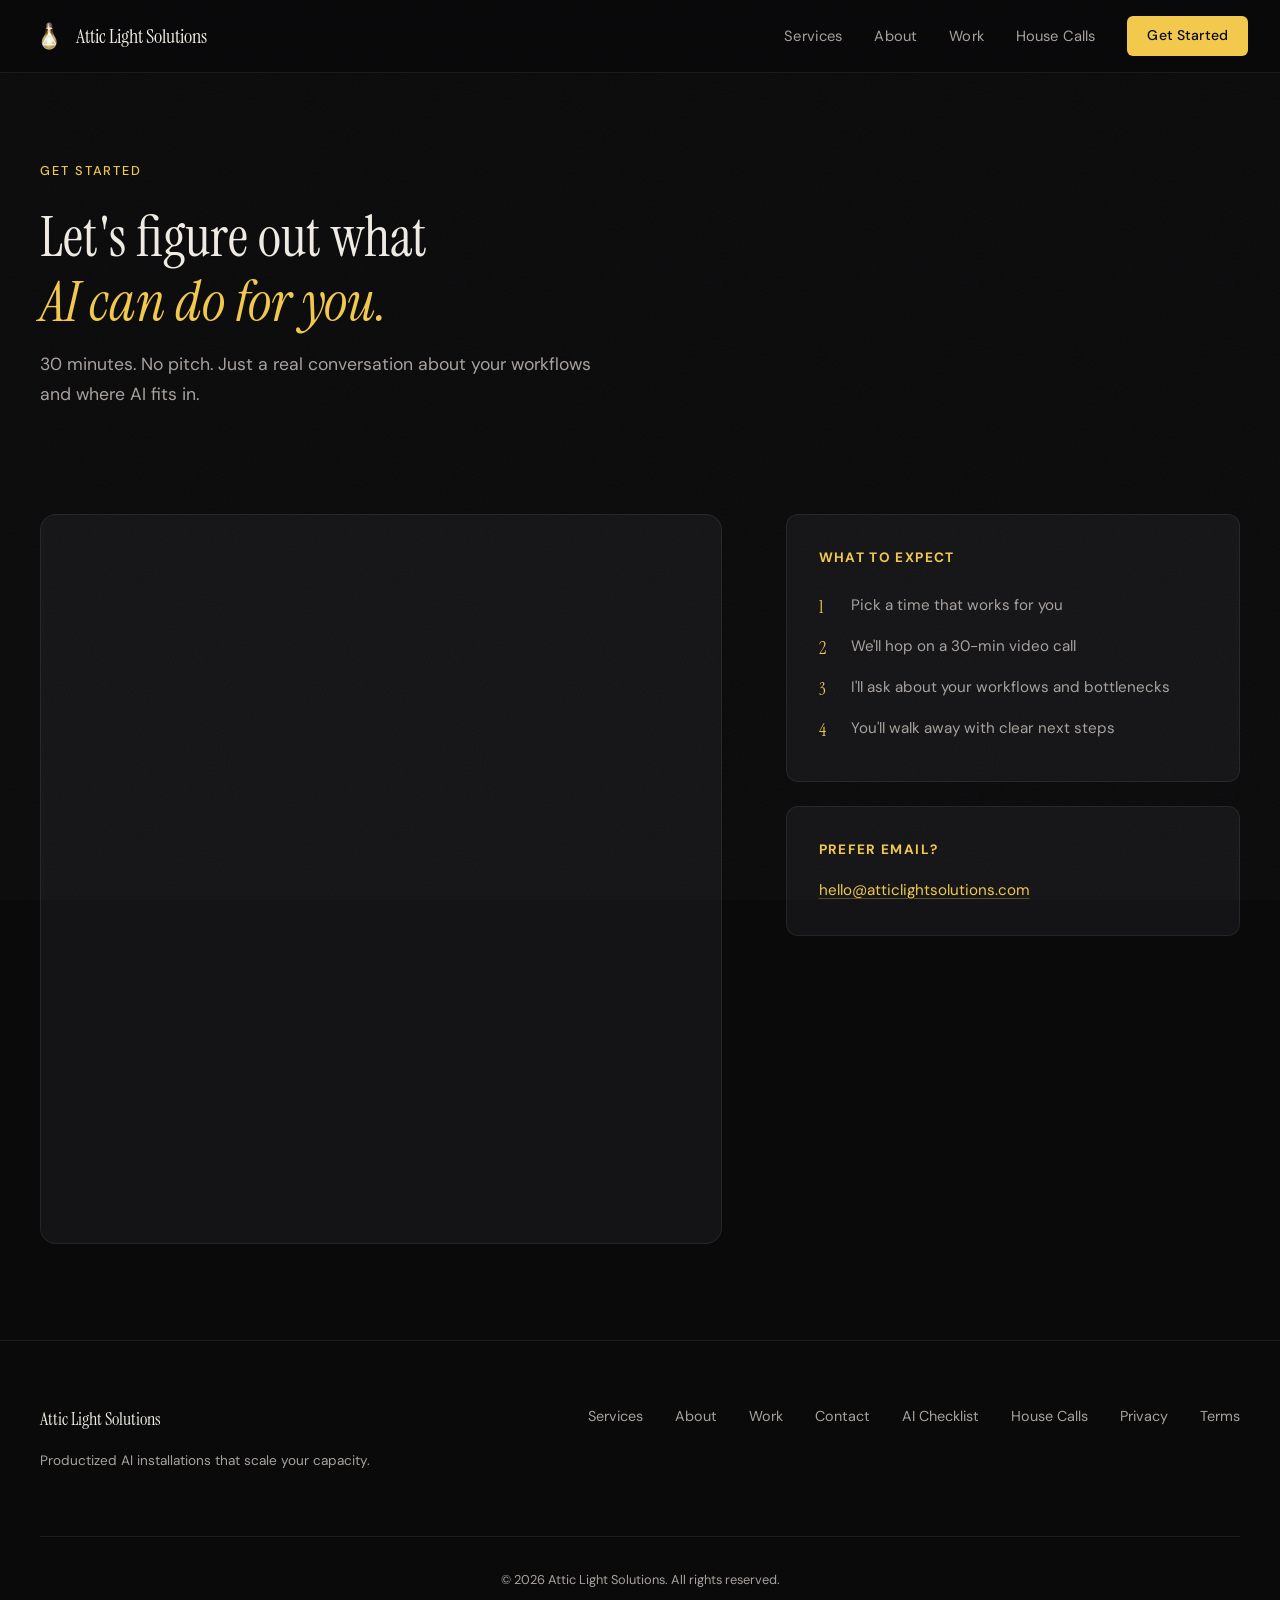
<file: contact.html>
<!DOCTYPE html>
<html lang="en">
<head>
    <meta charset="UTF-8">
    <meta name="viewport" content="width=device-width, initial-scale=1.0">
    <meta name="theme-color" content="#0a0a0b">
    <title>Contact - Attic Light Solutions</title>
    <meta name="description" content="Book a free 30-minute discovery call. Let's talk about what AI can do for your business.">
    <link rel="icon" type="image/x-icon" href="favicon.ico">
    <link rel="icon" type="image/png" sizes="32x32" href="favicon-32x32.png">
    <link rel="icon" type="image/png" sizes="16x16" href="favicon-16x16.png">
    <link rel="apple-touch-icon" sizes="180x180" href="apple-touch-icon.png">
    <meta property="og:title" content="Contact - Attic Light Solutions">
    <meta property="og:description" content="Book a free 30-minute discovery call. Let's talk about what AI can do for your business.">
    <meta property="og:image" content="https://atticlightsolutions.com/og-image.png">
    <meta property="og:type" content="website">
    <meta property="og:url" content="https://atticlightsolutions.com/contact">
    <meta name="twitter:card" content="summary_large_image">
    <meta name="twitter:title" content="Contact - Attic Light Solutions">
    <meta name="twitter:description" content="Book a free 30-minute discovery call. Let's talk about what AI can do for your business.">
    <meta name="twitter:image" content="https://atticlightsolutions.com/og-image.png">
    <link rel="preconnect" href="https://fonts.googleapis.com">
    <link rel="preconnect" href="https://fonts.gstatic.com" crossorigin>
    <link href="https://fonts.googleapis.com/css2?family=Instrument+Serif:ital@0;1&family=DM+Sans:ital,opsz,wght@0,9..40,300..700;1,9..40,300..700&display=swap" rel="stylesheet">
    <link rel="stylesheet" href="styles.css?v=20261113">
    <link rel="canonical" href="https://atticlightsolutions.com/contact">
</head>
<body>
    <a href="#main" class="skip-link">Skip to content</a>
    <nav class="nav" role="navigation" aria-label="Main navigation">
        <div class="nav-inner">
            <a href="index.html" class="nav-logo"><img src="nav-logo.png" alt="" width="36" height="36"> Attic Light Solutions</a>
            <div class="nav-links">
                <a href="services.html">Services</a>
                <a href="about.html">About</a>
                <a href="work.html">Work</a>
                <a href="house-calls.html">House Calls</a>
                <a href="contact.html" class="nav-cta active">Get Started</a>
            </div>
            <button class="nav-toggle" aria-label="Menu"><span></span><span></span><span></span></button>
        </div>
    </nav>
    <div class="mobile-menu">
        <a href="services.html">Services</a>
        <a href="about.html">About</a>
        <a href="work.html">Work</a>
        <a href="house-calls.html">House Calls</a>
        <a href="contact.html">Get Started</a>
    </div>

    <main id="main">
        <section class="page-hero">
            <div class="page-hero-inner">
                <div class="hero-label">Get Started</div>
                <h1>Let's figure out what<br><em>AI can do for you.</em></h1>
                <p class="hero-sub">30 minutes. No pitch. Just a real conversation about your workflows and where AI fits in.</p>
            </div>
        </section>

        <section class="contact-section">
            <div class="contact-inner">
                <div class="calendly-wrap">
                    <iframe id="als-book" src="https://the-attic-kappa.vercel.app/book/embed" title="Book a call with Brooks" loading="lazy" style="width:100%;min-width:320px;height:720px;border:0;border-radius:12px;"></iframe>
                </div>
                <div class="contact-sidebar">
                    <div class="contact-card">
                        <h2>What to expect</h2>
                        <ol>
                            <li>Pick a time that works for you</li>
                            <li>We'll hop on a 30-min video call</li>
                            <li>I'll ask about your workflows and bottlenecks</li>
                            <li>You'll walk away with clear next steps</li>
                        </ol>
                    </div>
                    <div class="contact-card">
                        <h2>Prefer email?</h2>
                        <p><a href="mailto:hello@atticlightsolutions.com">hello@atticlightsolutions.com</a></p>
                    </div>
                </div>
            </div>
        </section>
    </main>

    <footer class="footer">
        <div class="footer-inner">
            <div class="footer-brand">Attic Light Solutions<p class="footer-tagline">Productized AI installations that scale your capacity.</p></div>
            <div class="footer-links"><a href="services.html">Services</a><a href="about.html">About</a><a href="work.html">Work</a><a href="contact.html">Contact</a><a href="checklist.html">AI Checklist</a><a href="house-calls.html">House Calls</a><a href="privacy.html">Privacy</a><a href="terms.html">Terms</a></div>
            <div class="footer-copy">&copy; 2026 Attic Light Solutions. All rights reserved.</div>
        </div>
    </footer>
    <script>addEventListener('message',function(e){if(e.data&&e.data.type==='attic-booking-height'){var f=document.getElementById('als-book');if(f)f.style.height=e.data.height+'px';}});</script>
    <script src="main.js"></script>
</body>
</html>
</file>
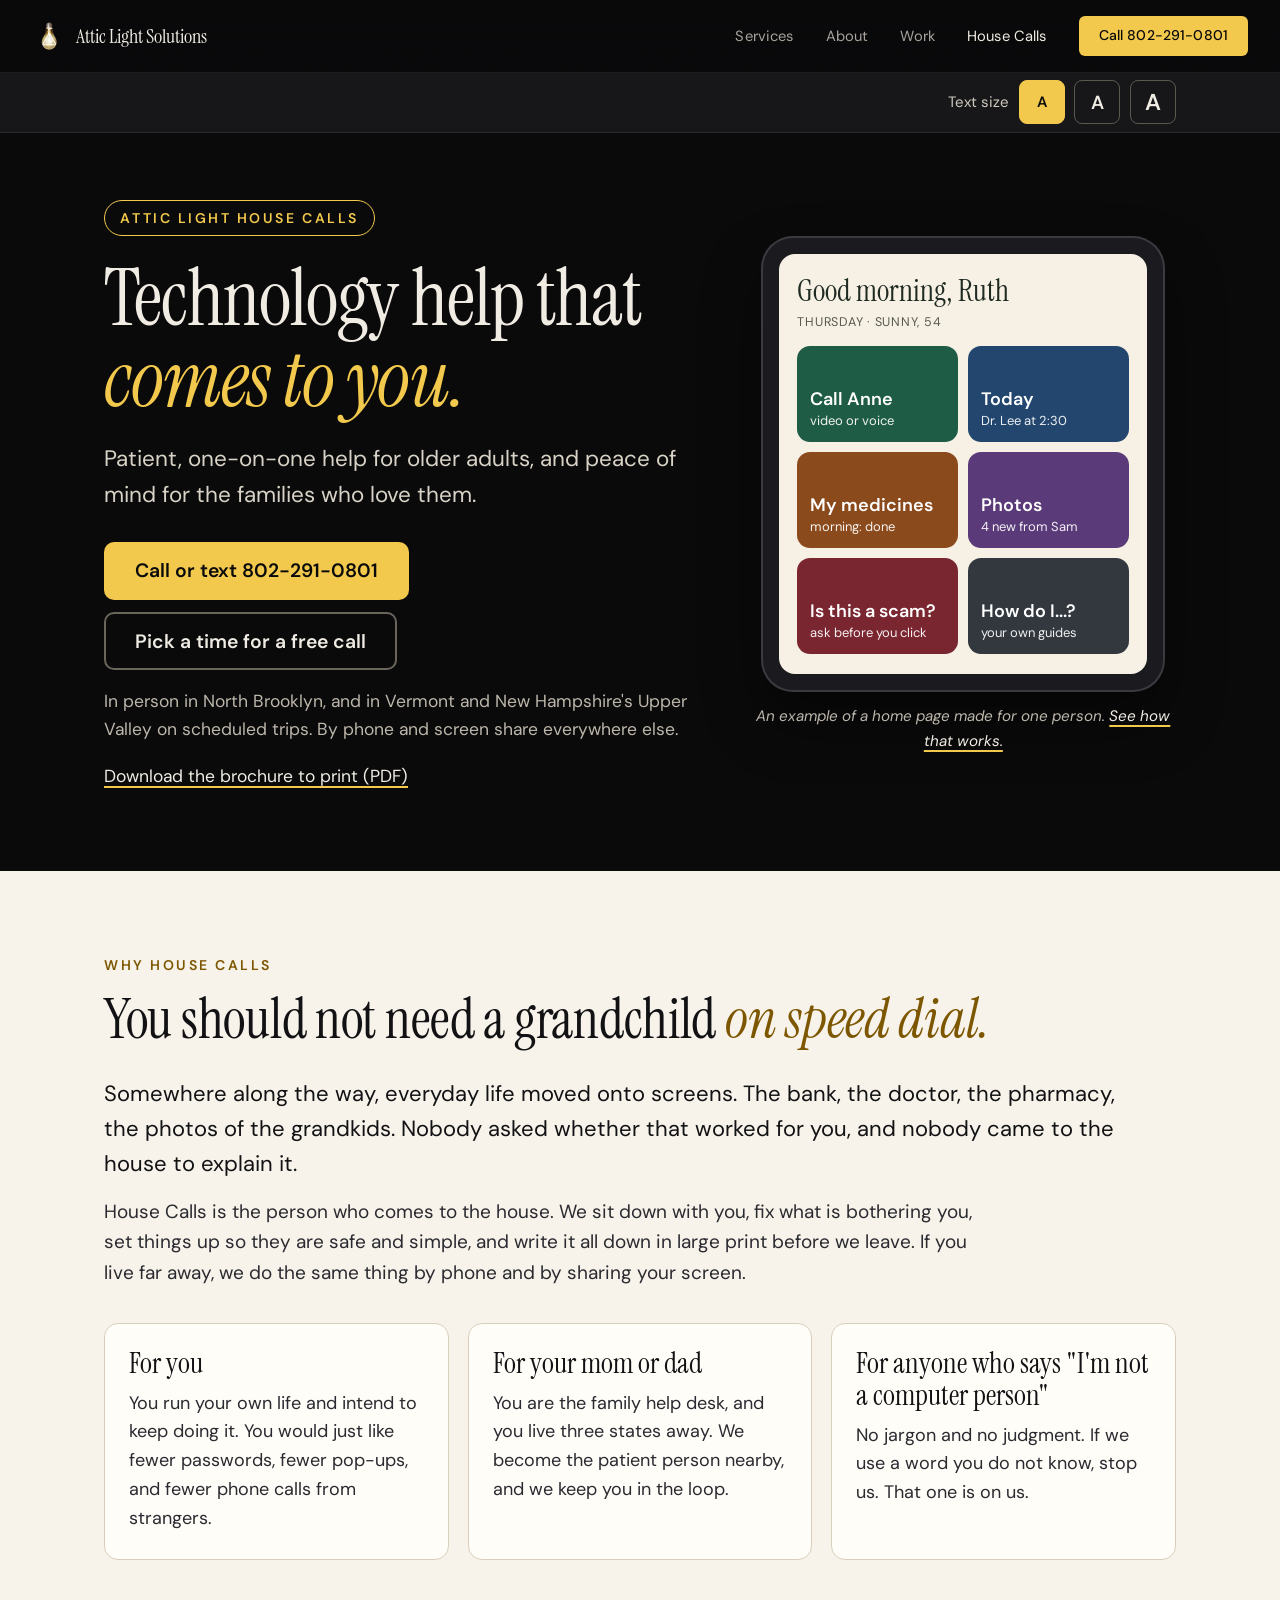
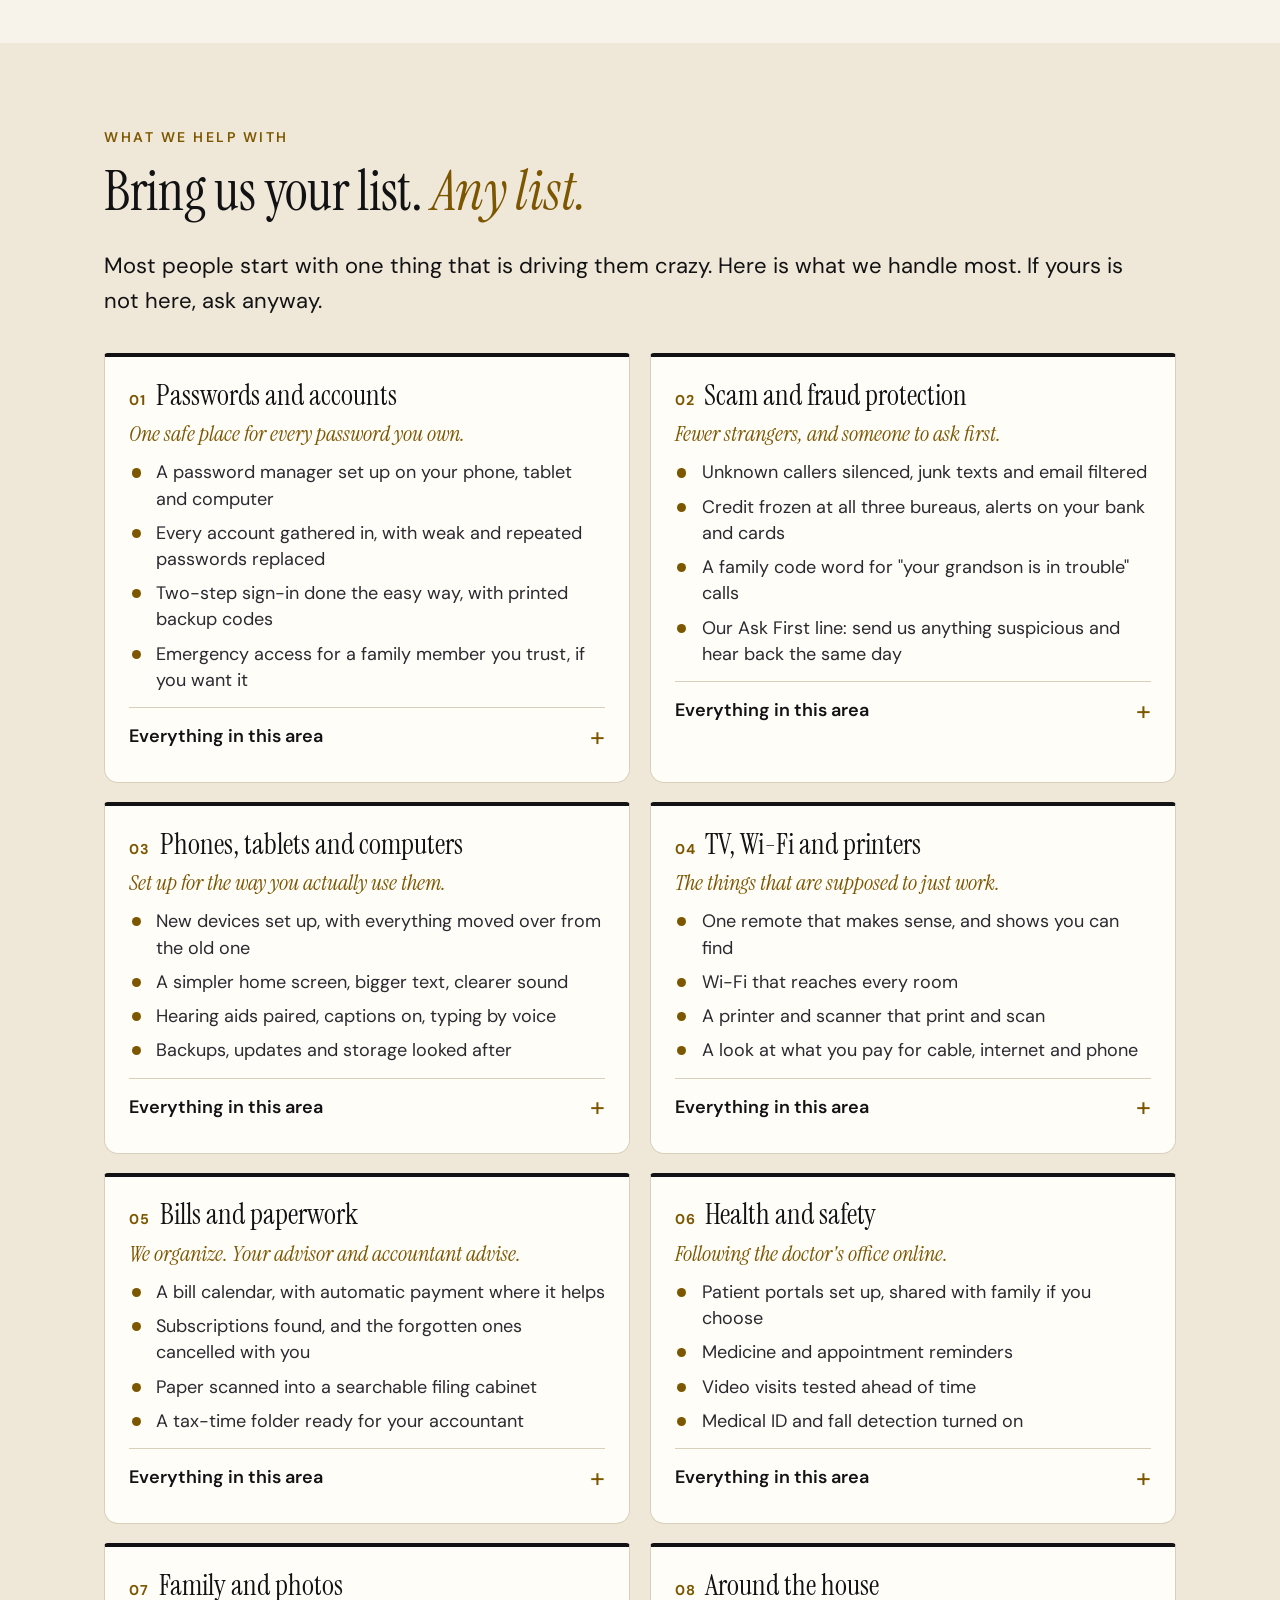
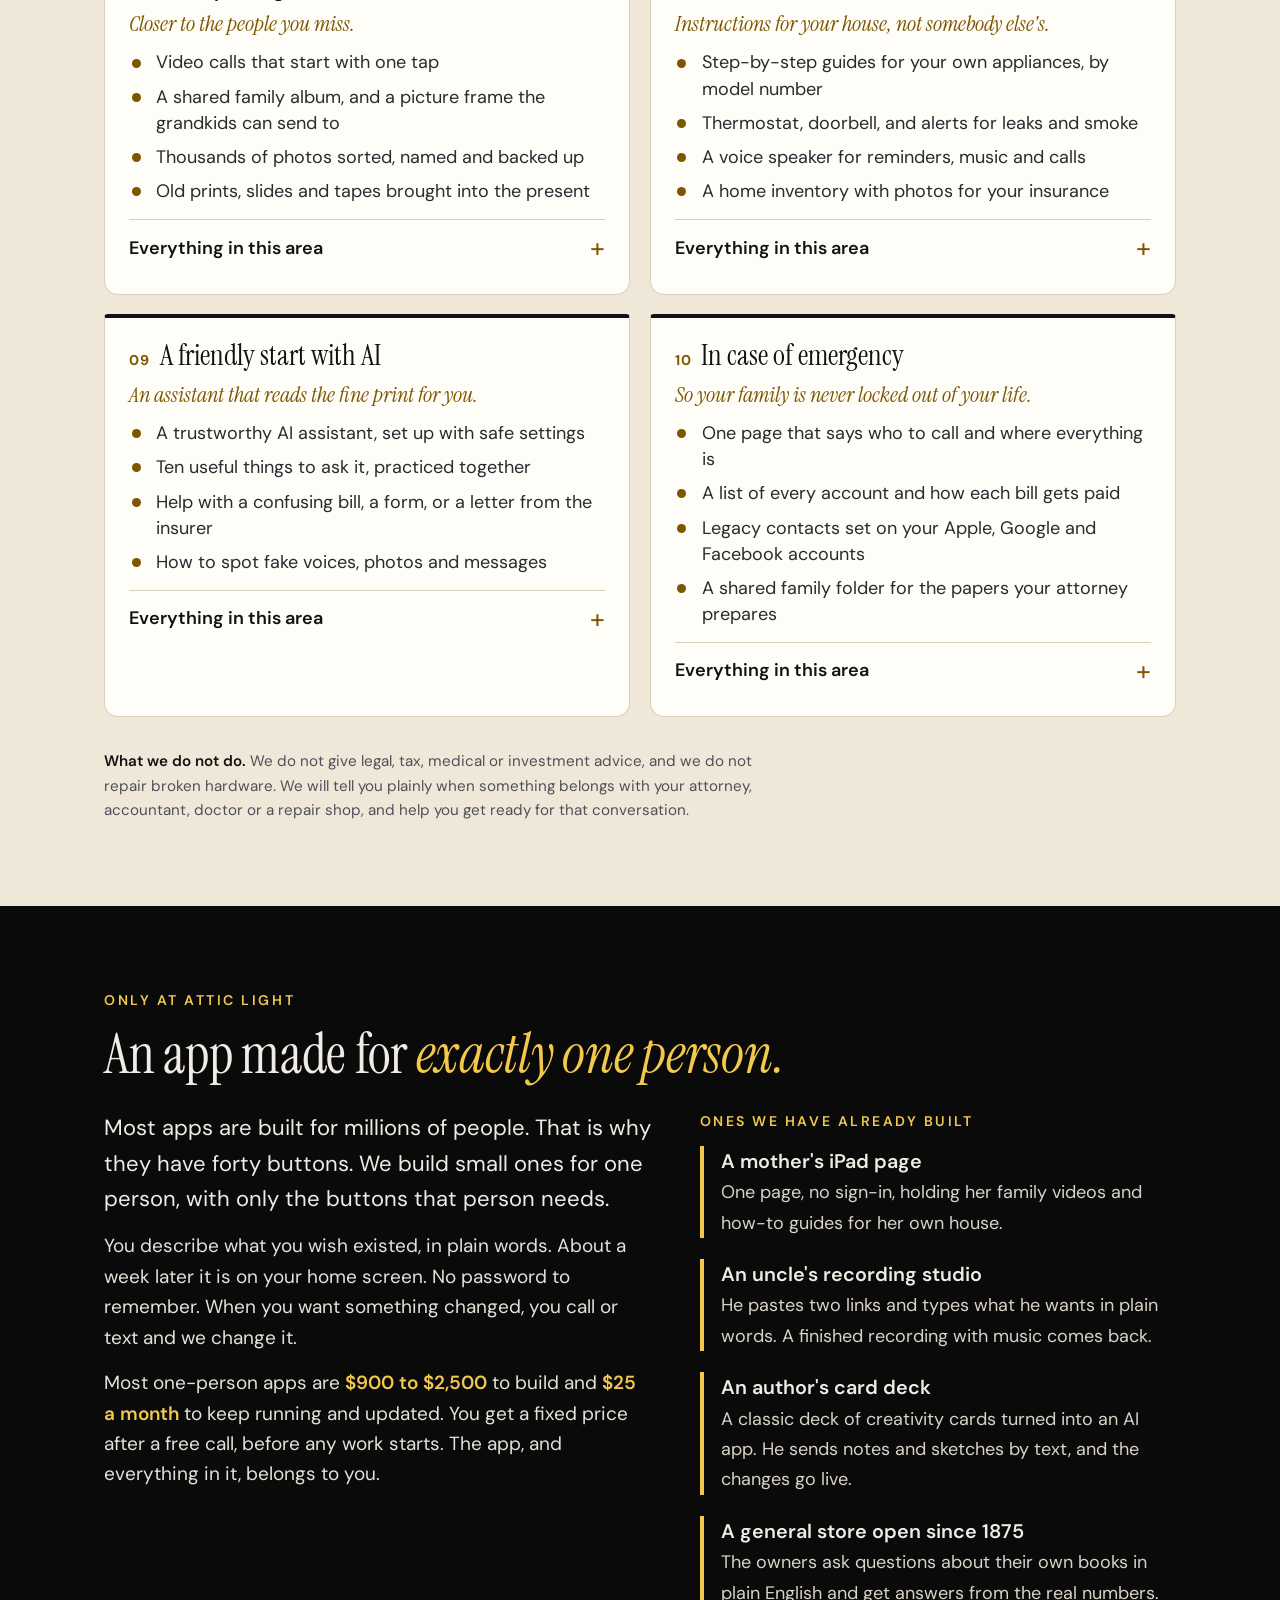
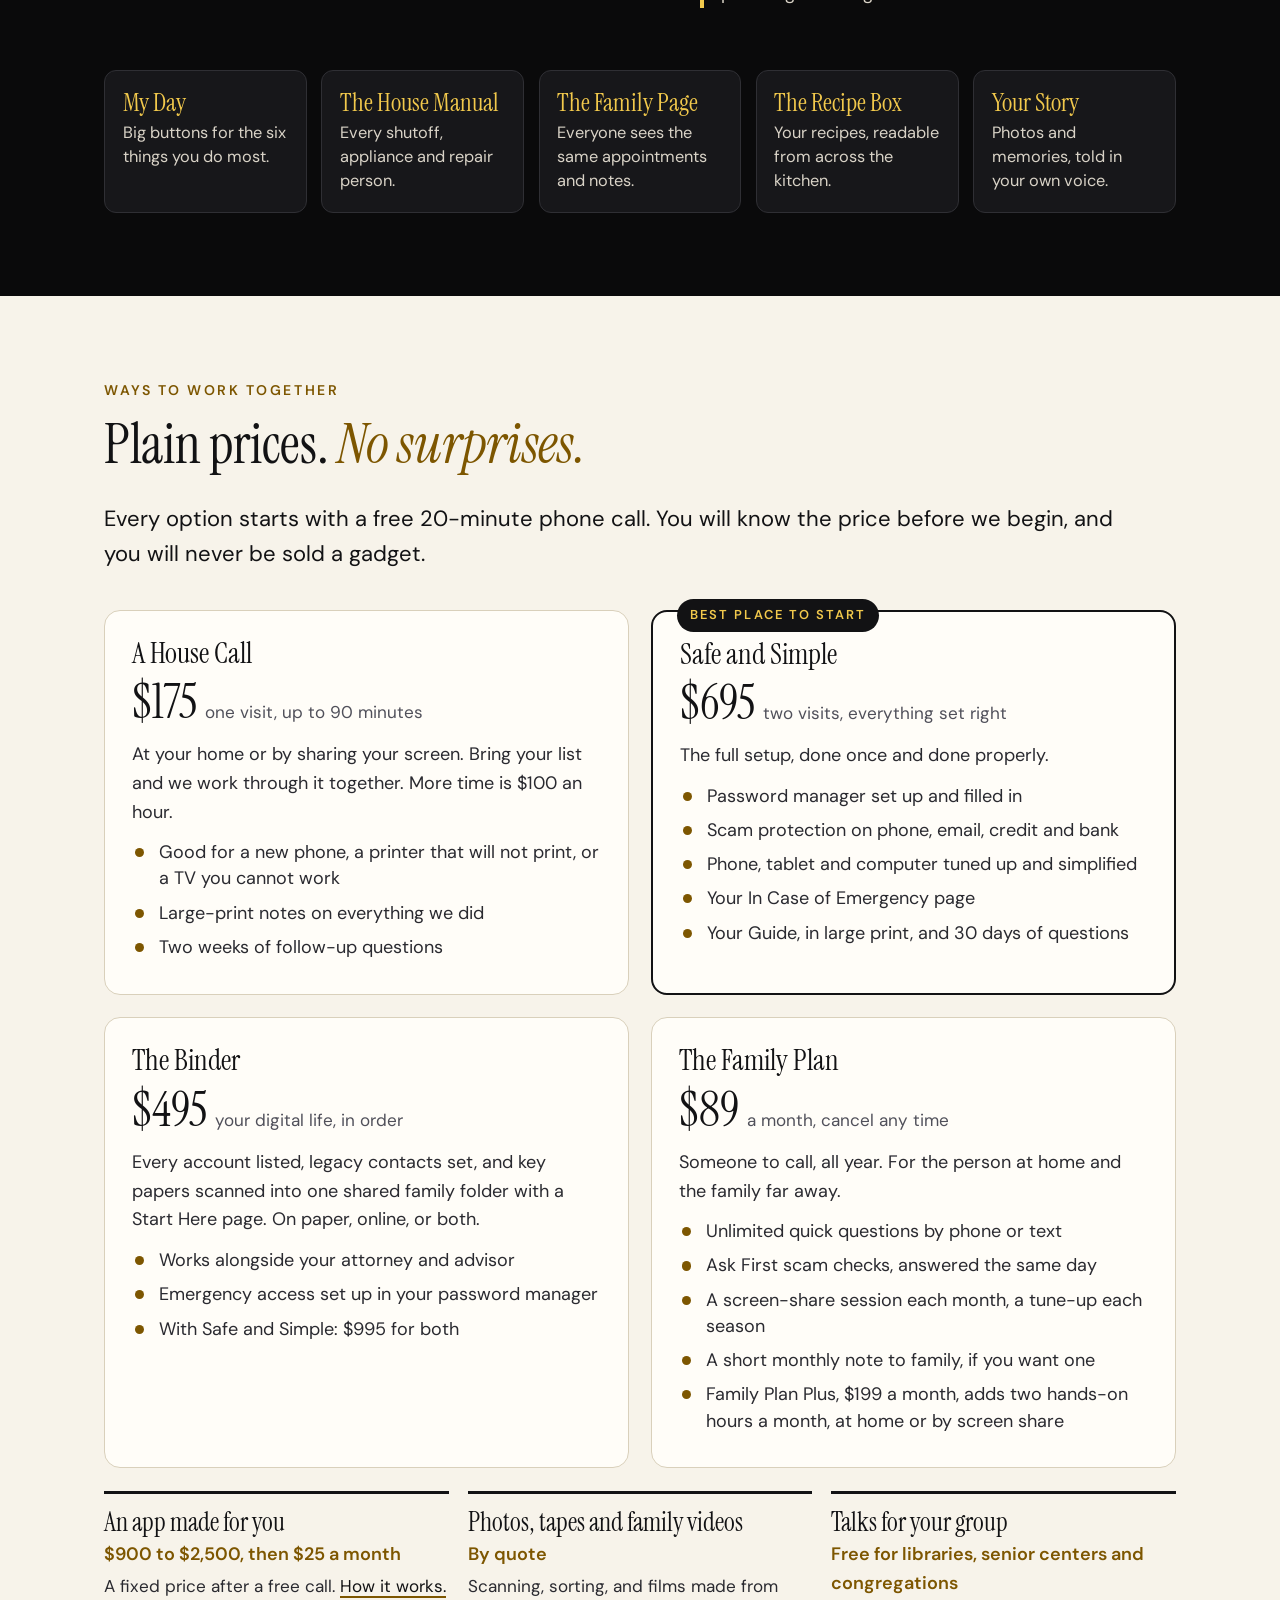
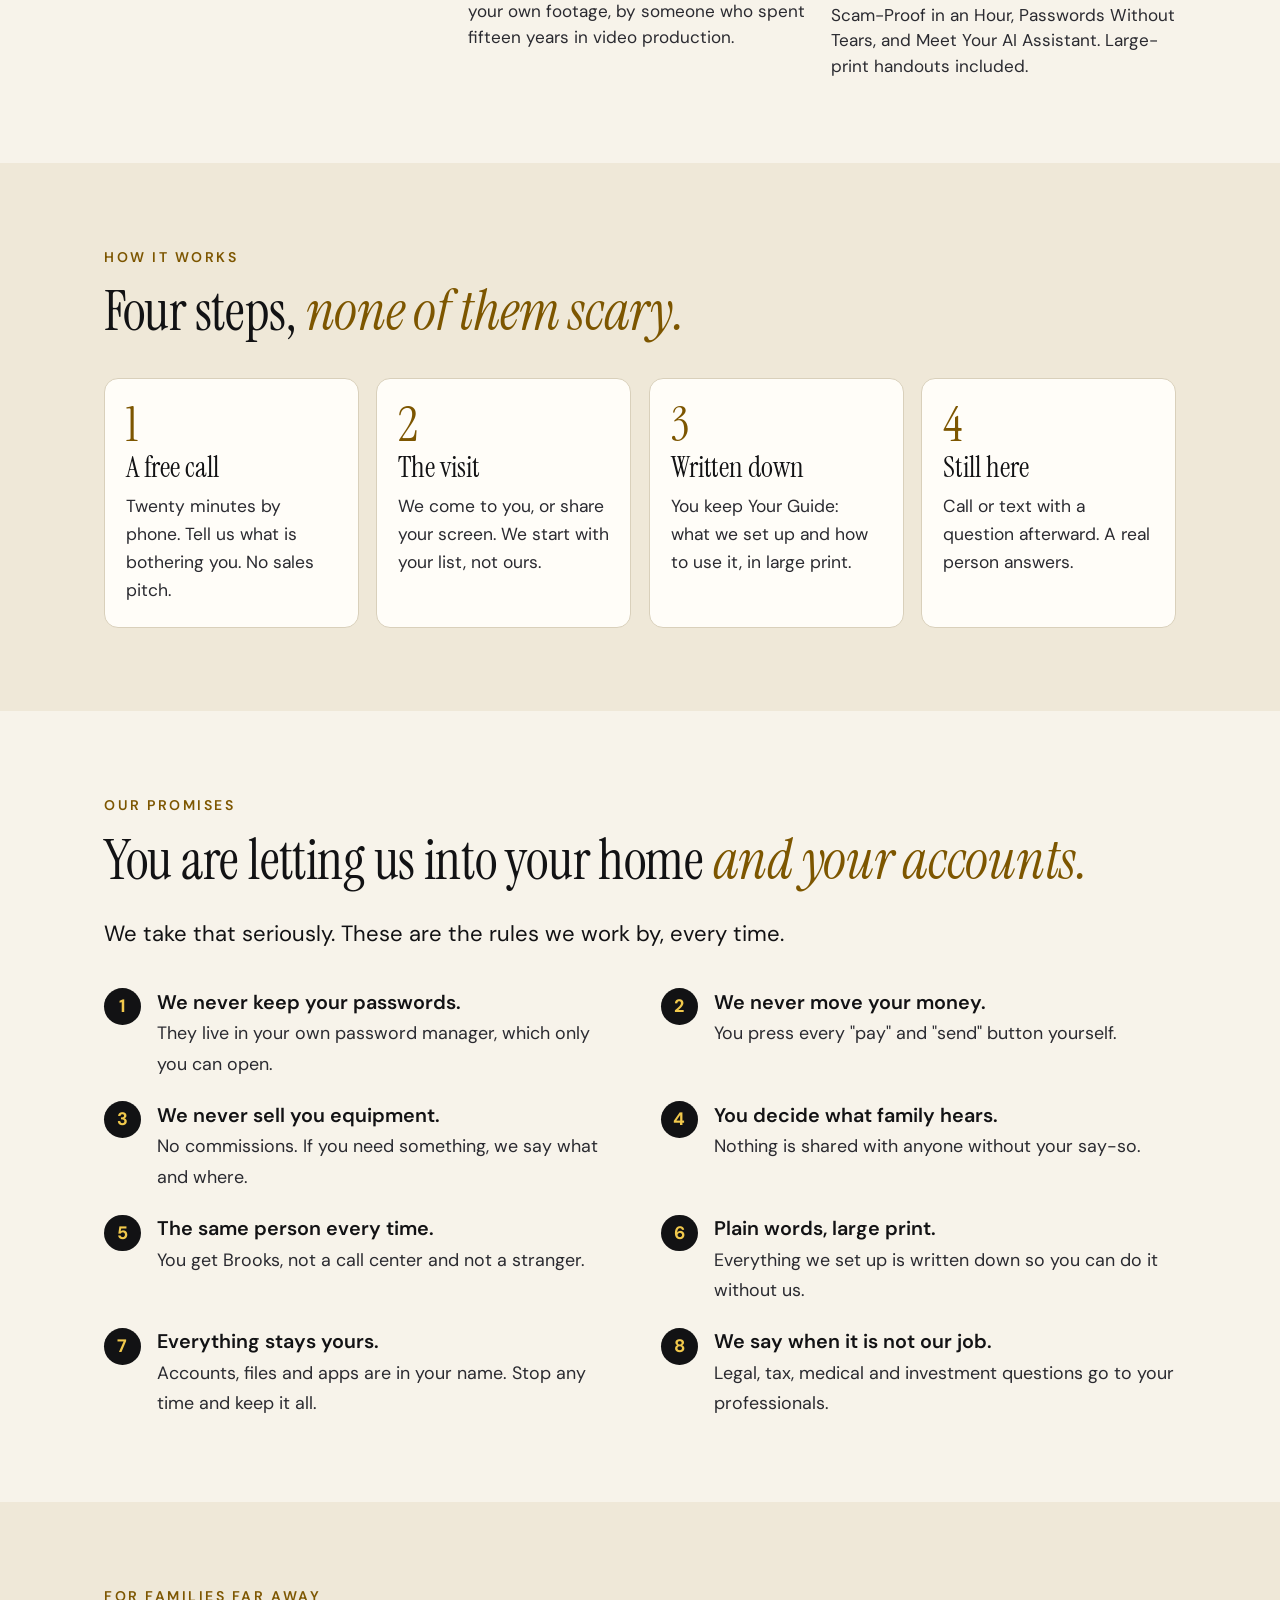
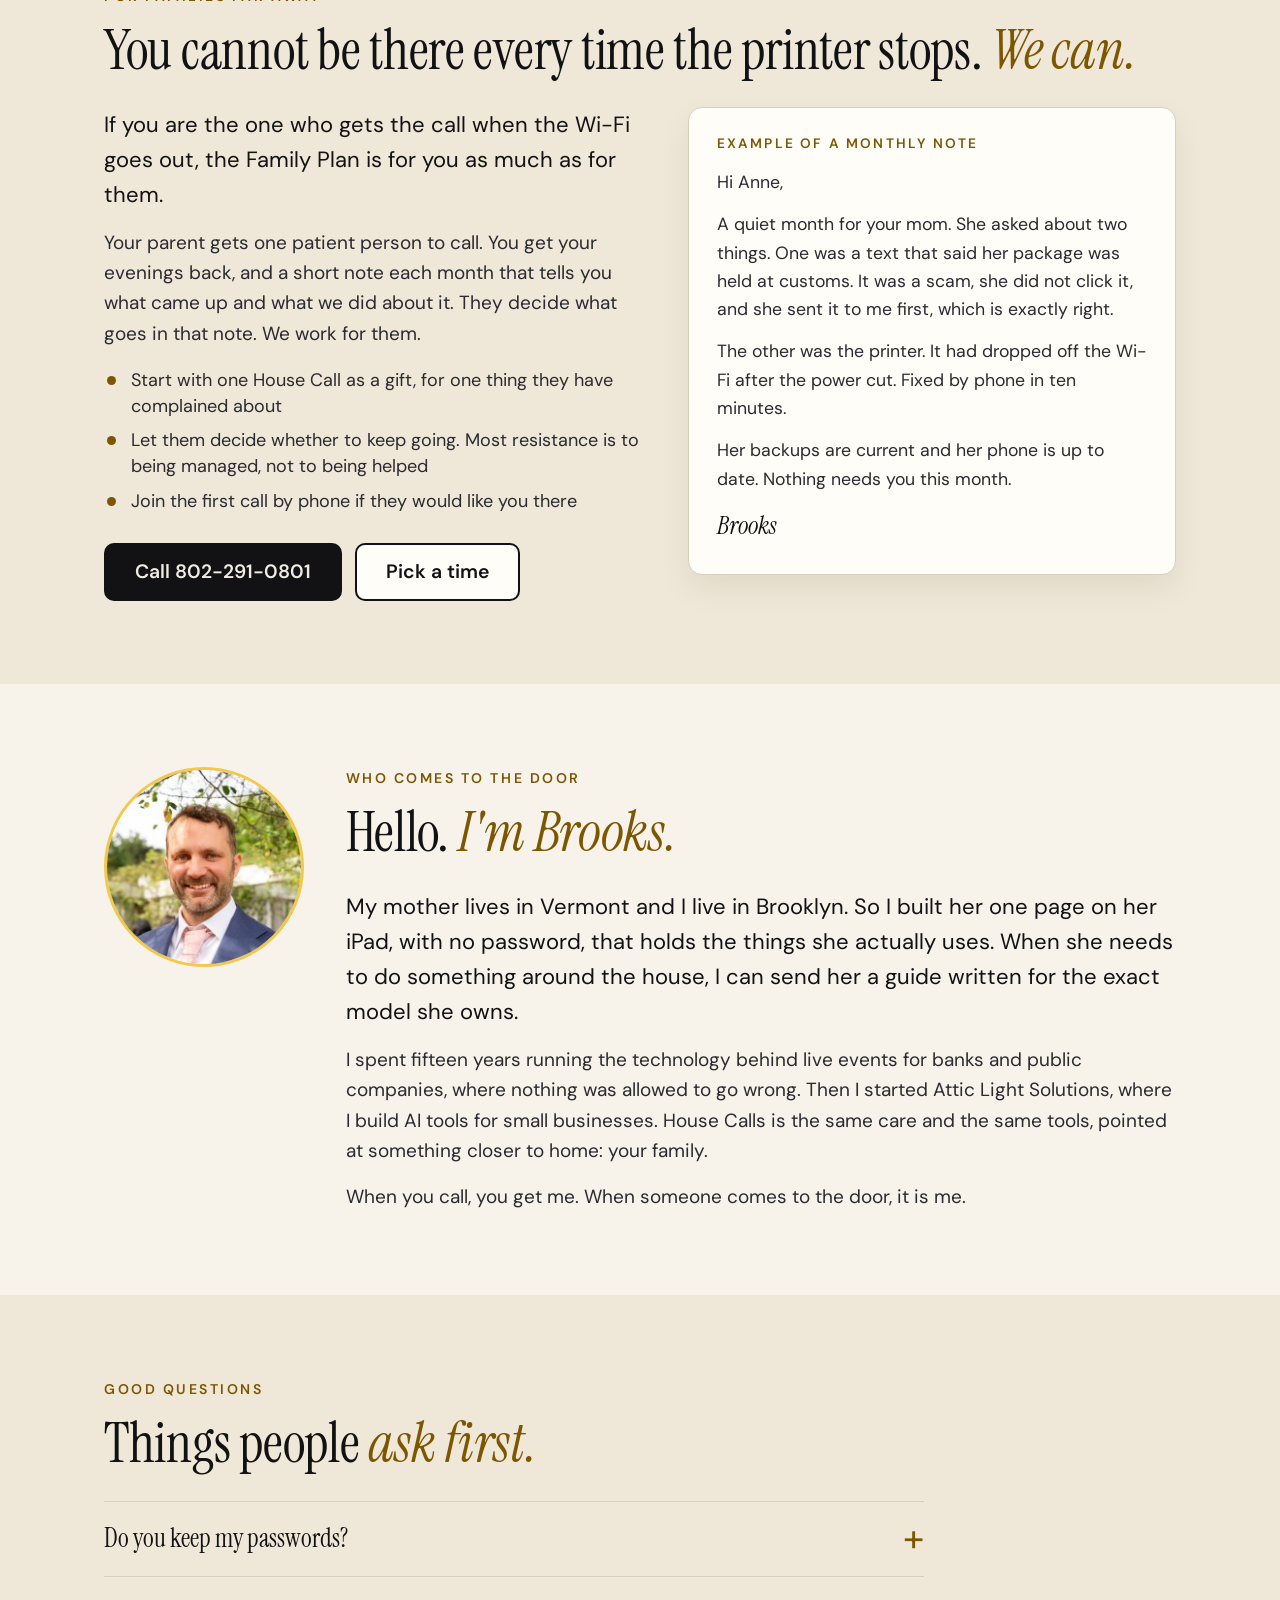
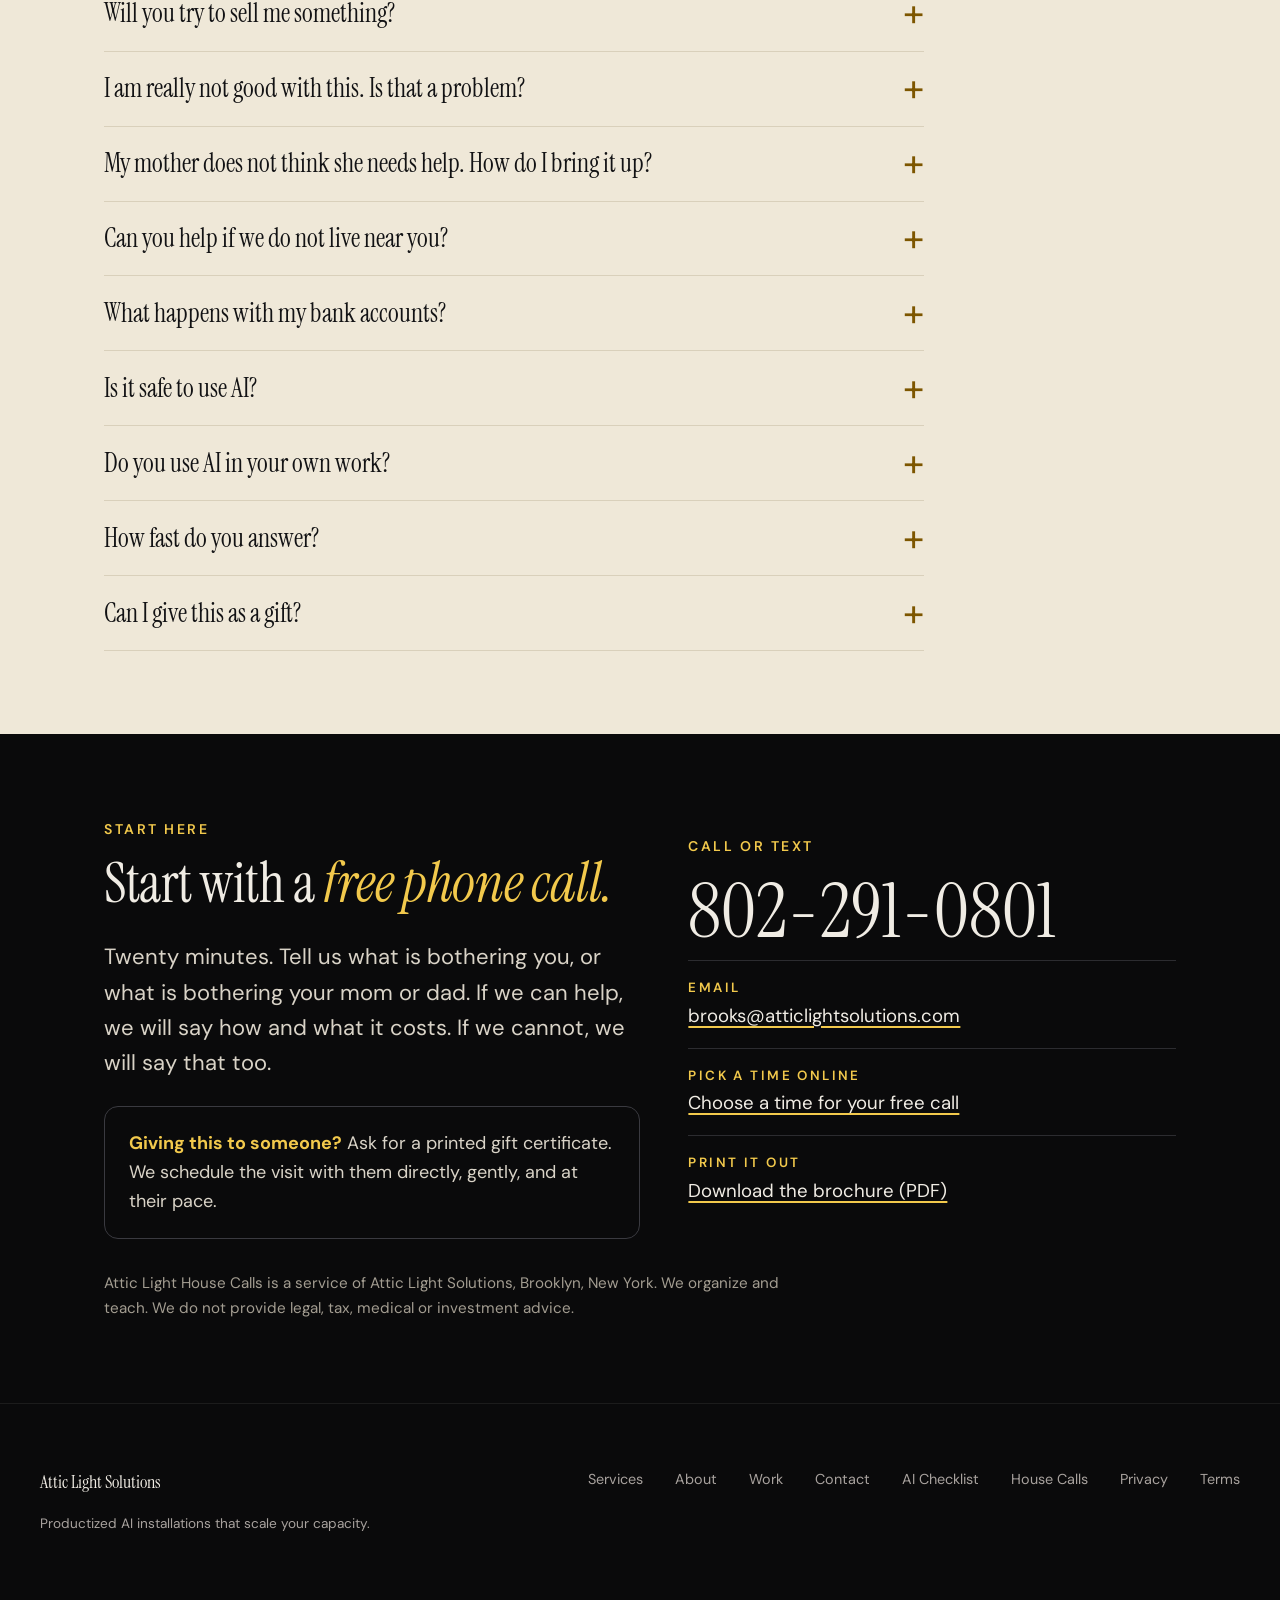
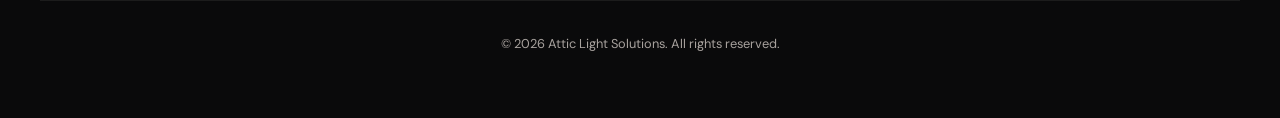
<file: house-calls-full.html>
<!DOCTYPE html>
<html lang="en">
<head>
    <meta charset="UTF-8">
    <meta name="viewport" content="width=device-width, initial-scale=1.0">
    <meta name="theme-color" content="#0a0a0b">
    <title>House Calls, full version - Attic Light Solutions</title>
    <meta name="description" content="Attic Light House Calls: patient, one-on-one technology help for older adults and the families who look after them. Passwords, scam protection, phones and tablets, paperwork, and simple apps made for one person. In person in North Brooklyn and Vermont's Upper Valley, by phone everywhere.">
    <!-- Brooks's long reference copy. Not linked from the site and not indexed. The public page is house-calls.html. -->
    <meta name="robots" content="noindex, nofollow">
    <link rel="icon" type="image/x-icon" href="favicon.ico">
    <link rel="icon" type="image/png" sizes="32x32" href="favicon-32x32.png">
    <link rel="icon" type="image/png" sizes="16x16" href="favicon-16x16.png">
    <link rel="apple-touch-icon" sizes="180x180" href="apple-touch-icon.png">
    <meta property="og:title" content="House Calls - Technology help that comes to you">
    <meta property="og:description" content="Patient, one-on-one technology help for older adults, and peace of mind for the families who love them.">
    <meta property="og:image" content="https://atticlightsolutions.com/og-image.png">
    <meta property="og:type" content="website">
    <meta property="og:url" content="https://atticlightsolutions.com/house-calls-full">
    <meta name="twitter:card" content="summary_large_image">
    <link rel="preconnect" href="https://fonts.googleapis.com">
    <link rel="preconnect" href="https://fonts.gstatic.com" crossorigin>
    <link href="https://fonts.googleapis.com/css2?family=Instrument+Serif:ital@0;1&family=DM+Sans:ital,opsz,wght@0,9..40,300..700;1,9..40,300..700&display=swap" rel="stylesheet">
    <link rel="stylesheet" href="styles.css?v=20261113">
    <link rel="stylesheet" href="house-calls.css?v=20261112b">
    <link rel="canonical" href="https://atticlightsolutions.com/house-calls-full">
</head>
<body>
    <a href="#main" class="skip-link">Skip to content</a>
    <nav class="nav" role="navigation" aria-label="Main navigation">
        <div class="nav-inner">
            <a href="index.html" class="nav-logo"><img src="nav-logo.png" alt="" width="36" height="36"> Attic Light Solutions</a>
            <div class="nav-links">
                <a href="services.html">Services</a>
                <a href="about.html">About</a>
                <a href="work.html">Work</a>
                <a href="house-calls.html" class="active">House Calls</a>
                <a href="tel:+18022910801" class="nav-cta">Call 802-291-0801</a>
            </div>
            <button class="nav-toggle" aria-label="Menu"><span></span><span></span><span></span></button>
        </div>
    </nav>
    <div class="mobile-menu">
        <a href="tel:+18022910801">Call 802-291-0801</a>
        <a href="#help">What we help with</a>
        <a href="#prices">Prices</a>
        <a href="services.html">Attic Light for business</a>
        <a href="contact.html">Book a call</a>
    </div>

    <main id="main" class="hc">
        <div class="hc-sizebar" role="group" aria-label="Text size">
            <div class="hc-wrap">
                <span>Text size</span>
                <button type="button" data-size="1" aria-pressed="true" aria-label="Regular text">A</button>
                <button type="button" data-size="2" aria-pressed="false" aria-label="Large text">A</button>
                <button type="button" data-size="3" aria-pressed="false" aria-label="Largest text">A</button>
            </div>
        </div>

        <!-- HERO -->
        <section class="hc-hero">
            <div class="hc-wrap">
                <div>
                    <div class="hc-tag">Attic Light House Calls</div>
                    <h1>Technology help that <em>comes to you.</em></h1>
                    <p class="hc-sub">Patient, one-on-one help for older adults, and peace of mind for the families who love them.</p>
                    <div class="hc-actions">
                        <a href="tel:+18022910801" class="hc-btn hc-btn-gold">Call or text 802-291-0801</a>
                        <a href="contact.html" class="hc-btn hc-btn-line">Pick a time for a free call</a>
                    </div>
                    <p class="hc-where">In person in North Brooklyn, and in Vermont and New Hampshire's Upper Valley on scheduled trips. By phone and screen share everywhere else.</p>
                    <p class="hc-more"><a class="hc-plain" href="house-calls-brochure-full.pdf">Download the brochure to print (PDF)</a></p>
                </div>
                <div>
                    <div class="hc-ipad" aria-hidden="true"><div class="hc-screen">
                        <div class="hc-hello">Good morning, Ruth</div>
                        <div class="hc-date">THURSDAY &middot; SUNNY, 54</div>
                        <div class="hc-tiles">
                            <div class="hc-tile hc-t1">Call Anne<small>video or voice</small></div>
                            <div class="hc-tile hc-t2">Today<small>Dr. Lee at 2:30</small></div>
                            <div class="hc-tile hc-t3">My medicines<small>morning: done</small></div>
                            <div class="hc-tile hc-t4">Photos<small>4 new from Sam</small></div>
                            <div class="hc-tile hc-t5">Is this a scam?<small>ask before you click</small></div>
                            <div class="hc-tile hc-t6">How do I...?<small>your own guides</small></div>
                        </div>
                    </div></div>
                    <p class="hc-cap">An example of a home page made for one person. <a class="hc-plain" href="#made">See how that works.</a></p>
                </div>
            </div>
        </section>

        <!-- WHY -->
        <section class="hc-section">
            <div class="hc-wrap">
                <div class="hc-kicker">Why House Calls</div>
                <h2>You should not need a grandchild <em>on speed dial.</em></h2>
                <p class="hc-lead">Somewhere along the way, everyday life moved onto screens. The bank, the doctor, the pharmacy, the photos of the grandkids. Nobody asked whether that worked for you, and nobody came to the house to explain it.</p>
                <p>House Calls is the person who comes to the house. We sit down with you, fix what is bothering you, set things up so they are safe and simple, and write it all down in large print before we leave. If you live far away, we do the same thing by phone and by sharing your screen.</p>
                <div class="hc-three">
                    <div class="hc-card">
                        <h3>For you</h3>
                        <p>You run your own life and intend to keep doing it. You would just like fewer passwords, fewer pop-ups, and fewer phone calls from strangers.</p>
                    </div>
                    <div class="hc-card">
                        <h3>For your mom or dad</h3>
                        <p>You are the family help desk, and you live three states away. We become the patient person nearby, and we keep you in the loop.</p>
                    </div>
                    <div class="hc-card">
                        <h3>For anyone who says "I'm not a computer person"</h3>
                        <p>No jargon and no judgment. If we use a word you do not know, stop us. That one is on us.</p>
                    </div>
                </div>
            </div>
        </section>

        <!-- WHAT WE HELP WITH -->
        <section class="hc-section tint" id="help">
            <div class="hc-wrap">
                <div class="hc-kicker">What we help with</div>
                <h2>Bring us your list. <em>Any list.</em></h2>
                <p class="hc-lead">Most people start with one thing that is driving them crazy. Here is what we handle most. If yours is not here, ask anyway.</p>
                <div class="hc-areas">

                    <div class="hc-area">
                        <h3><span>01</span>Passwords and accounts</h3>
                        <div class="hc-why">One safe place for every password you own.</div>
                        <ul class="hc-ticks">
                            <li>A password manager set up on your phone, tablet and computer</li>
                            <li>Every account gathered in, with weak and repeated passwords replaced</li>
                            <li>Two-step sign-in done the easy way, with printed backup codes</li>
                            <li>Emergency access for a family member you trust, if you want it</li>
                        </ul>
                        <details><summary>Everything in this area</summary>
                            <ul class="hc-ticks hc-more-list">
                                <li>Choosing the right password manager for your devices</li>
                                <li>Finding accounts you forgot you had</li>
                                <li>Fixing recovery phone numbers and email addresses that are out of date</li>
                                <li>Passkeys and fingerprint or face sign-in where they make life easier</li>
                                <li>A printed Emergency Kit for the fireproof box</li>
                                <li>A shared vault for a spouse or partner</li>
                                <li>Closing accounts you no longer use</li>
                                <li>Getting back into an account you are locked out of</li>
                            </ul>
                        </details>
                    </div>

                    <div class="hc-area">
                        <h3><span>02</span>Scam and fraud protection</h3>
                        <div class="hc-why">Fewer strangers, and someone to ask first.</div>
                        <ul class="hc-ticks">
                            <li>Unknown callers silenced, junk texts and email filtered</li>
                            <li>Credit frozen at all three bureaus, alerts on your bank and cards</li>
                            <li>A family code word for "your grandson is in trouble" calls</li>
                            <li>Our Ask First line: send us anything suspicious and hear back the same day</li>
                        </ul>
                        <details><summary>Everything in this area</summary>
                            <ul class="hc-ticks hc-more-list">
                                <li>Spam call blocking through your phone company</li>
                                <li>A trusted contact added at your bank and brokerage</li>
                                <li>Your name taken off people-search sites and pre-approved offer lists</li>
                                <li>Practice with real examples of fake texts, emails and pop-ups</li>
                                <li>What a real fraud department will and will never ask you</li>
                                <li>How to spot a cloned voice or a fake video</li>
                                <li>A one-page "what to do if it happens" sheet by the phone</li>
                                <li>Help with the reports and phone calls after a scam</li>
                            </ul>
                        </details>
                    </div>

                    <div class="hc-area">
                        <h3><span>03</span>Phones, tablets and computers</h3>
                        <div class="hc-why">Set up for the way you actually use them.</div>
                        <ul class="hc-ticks">
                            <li>New devices set up, with everything moved over from the old one</li>
                            <li>A simpler home screen, bigger text, clearer sound</li>
                            <li>Hearing aids paired, captions on, typing by voice</li>
                            <li>Backups, updates and storage looked after</li>
                        </ul>
                        <details><summary>Everything in this area</summary>
                            <ul class="hc-ticks hc-more-list">
                                <li>Help choosing a phone, tablet or computer before you buy</li>
                                <li>The simplified modes built into iPhone, iPad and Android</li>
                                <li>Email cleaned up: junk unsubscribed, the important mail easy to find</li>
                                <li>Contacts tidied, with photos, so the right person is one tap away</li>
                                <li>Having the screen read aloud, and magnifying small print with the camera</li>
                                <li>Lessons at your pace: texting, photos, maps, the library app</li>
                                <li>An old computer retired safely: files moved, drive wiped, machine recycled</li>
                            </ul>
                        </details>
                    </div>

                    <div class="hc-area">
                        <h3><span>04</span>TV, Wi-Fi and printers</h3>
                        <div class="hc-why">The things that are supposed to just work.</div>
                        <ul class="hc-ticks">
                            <li>One remote that makes sense, and shows you can find</li>
                            <li>Wi-Fi that reaches every room</li>
                            <li>A printer and scanner that print and scan</li>
                            <li>A look at what you pay for cable, internet and phone</li>
                        </ul>
                        <details><summary>Everything in this area</summary>
                            <ul class="hc-ticks hc-more-list">
                                <li>Streaming set up, with a short printed list of where your shows live</li>
                                <li>Captions and clearer dialogue on the television</li>
                                <li>Moving from cable to streaming, if it would save you money</li>
                                <li>A Wi-Fi name and password you can read, posted where guests can see it</li>
                                <li>Landline, cell and internet plans compared in plain numbers</li>
                            </ul>
                        </details>
                    </div>

                    <div class="hc-area">
                        <h3><span>05</span>Bills and paperwork</h3>
                        <div class="hc-why">We organize. Your advisor and accountant advise.</div>
                        <ul class="hc-ticks">
                            <li>A bill calendar, with automatic payment where it helps</li>
                            <li>Subscriptions found, and the forgotten ones cancelled with you</li>
                            <li>Paper scanned into a searchable filing cabinet</li>
                            <li>A tax-time folder ready for your accountant</li>
                        </ul>
                        <details><summary>Everything in this area</summary>
                            <ul class="hc-ticks hc-more-list">
                                <li>Online banking set up next to you, with alerts for every charge</li>
                                <li>View-only access for a family member, if you want a second pair of eyes</li>
                                <li>Paperless statements turned on, or turned back off</li>
                                <li>Insurance, Medicare and Social Security logins put in order</li>
                                <li>A simple filing system for the paper you keep</li>
                                <li>A shredding day for the paper you do not need</li>
                            </ul>
                        </details>
                    </div>

                    <div class="hc-area">
                        <h3><span>06</span>Health and safety</h3>
                        <div class="hc-why">Following the doctor's office online.</div>
                        <ul class="hc-ticks">
                            <li>Patient portals set up, shared with family if you choose</li>
                            <li>Medicine and appointment reminders</li>
                            <li>Video visits tested ahead of time</li>
                            <li>Medical ID and fall detection turned on</li>
                        </ul>
                        <details><summary>Everything in this area</summary>
                            <ul class="hc-ticks hc-more-list">
                                <li>Pharmacy app and refill reminders</li>
                                <li>Emergency contacts and Emergency SOS on your phone</li>
                                <li>A watch or pendant that can call for help</li>
                                <li>A shared family calendar for appointments and rides</li>
                                <li>Location sharing with family, only if you want it</li>
                                <li>Test results and visit notes saved where you can find them</li>
                            </ul>
                        </details>
                    </div>

                    <div class="hc-area">
                        <h3><span>07</span>Family and photos</h3>
                        <div class="hc-why">Closer to the people you miss.</div>
                        <ul class="hc-ticks">
                            <li>Video calls that start with one tap</li>
                            <li>A shared family album, and a picture frame the grandkids can send to</li>
                            <li>Thousands of photos sorted, named and backed up</li>
                            <li>Old prints, slides and tapes brought into the present</li>
                        </ul>
                        <details><summary>Everything in this area</summary>
                            <ul class="hc-ticks hc-more-list">
                                <li>Group texts and family chats sorted out</li>
                                <li>A family video for a birthday, an anniversary or a memorial</li>
                                <li>Your stories recorded in your own voice</li>
                                <li>Audiobooks, podcasts, music and large-print reading</li>
                                <li>Photo books and printed albums ordered for you</li>
                            </ul>
                        </details>
                    </div>

                    <div class="hc-area">
                        <h3><span>08</span>Around the house</h3>
                        <div class="hc-why">Instructions for your house, not somebody else's.</div>
                        <ul class="hc-ticks">
                            <li>Step-by-step guides for your own appliances, by model number</li>
                            <li>Thermostat, doorbell, and alerts for leaks and smoke</li>
                            <li>A voice speaker for reminders, music and calls</li>
                            <li>A home inventory with photos for your insurance</li>
                        </ul>
                        <details><summary>Everything in this area</summary>
                            <ul class="hc-ticks hc-more-list">
                                <li>A House Manual: every shutoff, filter size and repair person in one place</li>
                                <li>Lights and plugs you can turn on by voice</li>
                                <li>Cameras your family can check, only with your say-so</li>
                                <li>Seasonal reminders: filters, batteries, the generator</li>
                                <li>A second home looked after from a distance</li>
                            </ul>
                        </details>
                    </div>

                    <div class="hc-area">
                        <h3><span>09</span>A friendly start with AI</h3>
                        <div class="hc-why">An assistant that reads the fine print for you.</div>
                        <ul class="hc-ticks">
                            <li>A trustworthy AI assistant, set up with safe settings</li>
                            <li>Ten useful things to ask it, practiced together</li>
                            <li>Help with a confusing bill, a form, or a letter from the insurer</li>
                            <li>How to spot fake voices, photos and messages</li>
                        </ul>
                        <details><summary>Everything in this area</summary>
                            <ul class="hc-ticks hc-more-list">
                                <li>Talking to it out loud instead of typing</li>
                                <li>What never to tell it: passwords, Social Security number, bank logins</li>
                                <li>Letters, complaints and thank-you notes drafted in your own voice</li>
                                <li>Trips planned, recipes adjusted, instructions explained</li>
                                <li>A printed card of good questions to keep by the chair</li>
                            </ul>
                        </details>
                    </div>

                    <div class="hc-area">
                        <h3><span>10</span>In case of emergency</h3>
                        <div class="hc-why">So your family is never locked out of your life.</div>
                        <ul class="hc-ticks">
                            <li>One page that says who to call and where everything is</li>
                            <li>A list of every account and how each bill gets paid</li>
                            <li>Legacy contacts set on your Apple, Google and Facebook accounts</li>
                            <li>A shared family folder for the papers your attorney prepares</li>
                        </ul>
                        <details><summary>Everything in this area</summary>
                            <ul class="hc-ticks hc-more-list">
                                <li>Your will, powers of attorney and health care proxy scanned and indexed</li>
                                <li>Notes from calls with your attorney and advisor filed where family can find them</li>
                                <li>Taking over the accounts when a husband or wife who "handled all that" is gone</li>
                                <li>Help for a family closing a loved one's online accounts</li>
                                <li>A yearly check that the binder is still true</li>
                            </ul>
                        </details>
                    </div>

                </div>
                <p class="hc-fine"><strong>What we do not do.</strong> We do not give legal, tax, medical or investment advice, and we do not repair broken hardware. We will tell you plainly when something belongs with your attorney, accountant, doctor or a repair shop, and help you get ready for that conversation.</p>
            </div>
        </section>

        <!-- MADE FOR YOU -->
        <section class="hc-section night" id="made">
            <div class="hc-wrap">
                <div class="hc-kicker">Only at Attic Light</div>
                <h2>An app made for <em>exactly one person.</em></h2>
                <div class="hc-made">
                    <div>
                        <p class="hc-lead" style="color:#f0ece4">Most apps are built for millions of people. That is why they have forty buttons. We build small ones for one person, with only the buttons that person needs.</p>
                        <p>You describe what you wish existed, in plain words. About a week later it is on your home screen. No password to remember. When you want something changed, you call or text and we change it.</p>
                        <p>Most one-person apps are <strong style="color:#f2c94c">$900 to $2,500</strong> to build and <strong style="color:#f2c94c">$25 a month</strong> to keep running and updated. You get a fixed price after a free call, before any work starts. The app, and everything in it, belongs to you.</p>
                    </div>
                    <div>
                        <div class="hc-kicker">Ones we have already built</div>
                        <div class="hc-story"><b>A mother's iPad page</b><span>One page, no sign-in, holding her family videos and how-to guides for her own house.</span></div>
                        <div class="hc-story"><b>An uncle's recording studio</b><span>He pastes two links and types what he wants in plain words. A finished recording with music comes back.</span></div>
                        <div class="hc-story"><b>An author's card deck</b><span>A classic deck of creativity cards turned into an AI app. He sends notes and sketches by text, and the changes go live.</span></div>
                        <div class="hc-story"><b>A general store open since 1875</b><span>The owners ask questions about their own books in plain English and get answers from the real numbers.</span></div>
                    </div>
                </div>
                <div class="hc-ideas">
                    <div class="hc-idea"><b>My Day</b><span>Big buttons for the six things you do most.</span></div>
                    <div class="hc-idea"><b>The House Manual</b><span>Every shutoff, appliance and repair person.</span></div>
                    <div class="hc-idea"><b>The Family Page</b><span>Everyone sees the same appointments and notes.</span></div>
                    <div class="hc-idea"><b>The Recipe Box</b><span>Your recipes, readable from across the kitchen.</span></div>
                    <div class="hc-idea"><b>Your Story</b><span>Photos and memories, told in your own voice.</span></div>
                </div>
            </div>
        </section>

        <!-- PRICES -->
        <section class="hc-section" id="prices">
            <div class="hc-wrap">
                <div class="hc-kicker">Ways to work together</div>
                <h2>Plain prices. <em>No surprises.</em></h2>
                <p class="hc-lead">Every option starts with a free 20-minute phone call. You will know the price before we begin, and you will never be sold a gadget.</p>
                <div class="hc-plans">
                    <div class="hc-plan">
                        <h3>A House Call</h3>
                        <div class="hc-price">$175 <small>one visit, up to 90 minutes</small></div>
                        <p>At your home or by sharing your screen. Bring your list and we work through it together. More time is $100 an hour.</p>
                        <ul class="hc-ticks">
                            <li>Good for a new phone, a printer that will not print, or a TV you cannot work</li>
                            <li>Large-print notes on everything we did</li>
                            <li>Two weeks of follow-up questions</li>
                        </ul>
                    </div>
                    <div class="hc-plan star">
                        <div class="hc-badge">Best place to start</div>
                        <h3>Safe and Simple</h3>
                        <div class="hc-price">$695 <small>two visits, everything set right</small></div>
                        <p>The full setup, done once and done properly.</p>
                        <ul class="hc-ticks">
                            <li>Password manager set up and filled in</li>
                            <li>Scam protection on phone, email, credit and bank</li>
                            <li>Phone, tablet and computer tuned up and simplified</li>
                            <li>Your In Case of Emergency page</li>
                            <li>Your Guide, in large print, and 30 days of questions</li>
                        </ul>
                    </div>
                    <div class="hc-plan">
                        <h3>The Binder</h3>
                        <div class="hc-price">$495 <small>your digital life, in order</small></div>
                        <p>Every account listed, legacy contacts set, and key papers scanned into one shared family folder with a Start Here page. On paper, online, or both.</p>
                        <ul class="hc-ticks">
                            <li>Works alongside your attorney and advisor</li>
                            <li>Emergency access set up in your password manager</li>
                            <li>With Safe and Simple: $995 for both</li>
                        </ul>
                    </div>
                    <div class="hc-plan">
                        <h3>The Family Plan</h3>
                        <div class="hc-price">$89 <small>a month, cancel any time</small></div>
                        <p>Someone to call, all year. For the person at home and the family far away.</p>
                        <ul class="hc-ticks">
                            <li>Unlimited quick questions by phone or text</li>
                            <li>Ask First scam checks, answered the same day</li>
                            <li>A screen-share session each month, a tune-up each season</li>
                            <li>A short monthly note to family, if you want one</li>
                            <li>Family Plan Plus, $199 a month, adds two hands-on hours a month, at home or by screen share</li>
                        </ul>
                    </div>
                </div>
                <div class="hc-extras">
                    <div class="hc-extra"><b>An app made for you</b><i>$900 to $2,500, then $25 a month</i><span>A fixed price after a free call. <a href="#made">How it works.</a></span></div>
                    <div class="hc-extra"><b>Photos, tapes and family videos</b><i>By quote</i><span>Scanning, sorting, and films made from your own footage, by someone who spent fifteen years in video production.</span></div>
                    <div class="hc-extra"><b>Talks for your group</b><i>Free for libraries, senior centers and congregations</i><span>Scam-Proof in an Hour, Passwords Without Tears, and Meet Your AI Assistant. Large-print handouts included.</span></div>
                </div>
            </div>
        </section>

        <!-- HOW IT WORKS -->
        <section class="hc-section tint">
            <div class="hc-wrap">
                <div class="hc-kicker">How it works</div>
                <h2>Four steps, <em>none of them scary.</em></h2>
                <div class="hc-steps">
                    <div class="hc-step"><h3>A free call</h3><p>Twenty minutes by phone. Tell us what is bothering you. No sales pitch.</p></div>
                    <div class="hc-step"><h3>The visit</h3><p>We come to you, or share your screen. We start with your list, not ours.</p></div>
                    <div class="hc-step"><h3>Written down</h3><p>You keep Your Guide: what we set up and how to use it, in large print.</p></div>
                    <div class="hc-step"><h3>Still here</h3><p>Call or text with a question afterward. A real person answers.</p></div>
                </div>
            </div>
        </section>

        <!-- PROMISES -->
        <section class="hc-section">
            <div class="hc-wrap">
                <div class="hc-kicker">Our promises</div>
                <h2>You are letting us into your home <em>and your accounts.</em></h2>
                <p class="hc-lead">We take that seriously. These are the rules we work by, every time.</p>
                <div class="hc-promises">
                    <div class="hc-promise"><div><b>We never keep your passwords.</b><span>They live in your own password manager, which only you can open.</span></div></div>
                    <div class="hc-promise"><div><b>We never move your money.</b><span>You press every "pay" and "send" button yourself.</span></div></div>
                    <div class="hc-promise"><div><b>We never sell you equipment.</b><span>No commissions. If you need something, we say what and where.</span></div></div>
                    <div class="hc-promise"><div><b>You decide what family hears.</b><span>Nothing is shared with anyone without your say-so.</span></div></div>
                    <div class="hc-promise"><div><b>The same person every time.</b><span>You get Brooks, not a call center and not a stranger.</span></div></div>
                    <div class="hc-promise"><div><b>Plain words, large print.</b><span>Everything we set up is written down so you can do it without us.</span></div></div>
                    <div class="hc-promise"><div><b>Everything stays yours.</b><span>Accounts, files and apps are in your name. Stop any time and keep it all.</span></div></div>
                    <div class="hc-promise"><div><b>We say when it is not our job.</b><span>Legal, tax, medical and investment questions go to your professionals.</span></div></div>
                </div>
            </div>
        </section>

        <!-- FAMILIES -->
        <section class="hc-section tint" id="family">
            <div class="hc-wrap">
                <div class="hc-kicker">For families far away</div>
                <h2>You cannot be there every time the printer stops. <em>We can.</em></h2>
                <div class="hc-family">
                    <div>
                        <p class="hc-lead">If you are the one who gets the call when the Wi-Fi goes out, the Family Plan is for you as much as for them.</p>
                        <p>Your parent gets one patient person to call. You get your evenings back, and a short note each month that tells you what came up and what we did about it. They decide what goes in that note. We work for them.</p>
                        <ul class="hc-ticks" style="margin-top:1.1rem">
                            <li>Start with one House Call as a gift, for one thing they have complained about</li>
                            <li>Let them decide whether to keep going. Most resistance is to being managed, not to being helped</li>
                            <li>Join the first call by phone if they would like you there</li>
                        </ul>
                        <div class="hc-actions"><a href="tel:+18022910801" class="hc-btn hc-btn-ink">Call 802-291-0801</a><a href="contact.html" class="hc-btn hc-btn-paper">Pick a time</a></div>
                    </div>
                    <div class="hc-letter" aria-label="Example of a monthly family note">
                        <div class="hc-letter-label">Example of a monthly note</div>
                        <p>Hi Anne,</p>
                        <p>A quiet month for your mom. She asked about two things. One was a text that said her package was held at customs. It was a scam, she did not click it, and she sent it to me first, which is exactly right.</p>
                        <p>The other was the printer. It had dropped off the Wi-Fi after the power cut. Fixed by phone in ten minutes.</p>
                        <p>Her backups are current and her phone is up to date. Nothing needs you this month.</p>
                        <div class="hc-sig">Brooks</div>
                    </div>
                </div>
            </div>
        </section>

        <!-- FOUNDER -->
        <section class="hc-section">
            <div class="hc-wrap">
                <div class="hc-founder">
                    <img src="headshot.jpg" alt="Brooks Traendly" width="200" height="200" loading="lazy">
                    <div>
                        <div class="hc-kicker">Who comes to the door</div>
                        <h2>Hello. <em>I'm Brooks.</em></h2>
                        <p class="hc-lead">My mother lives in Vermont and I live in Brooklyn. So I built her one page on her iPad, with no password, that holds the things she actually uses. When she needs to do something around the house, I can send her a guide written for the exact model she owns.</p>
                        <p>I spent fifteen years running the technology behind live events for banks and public companies, where nothing was allowed to go wrong. Then I started Attic Light Solutions, where I build AI tools for small businesses. House Calls is the same care and the same tools, pointed at something closer to home: your family.</p>
                        <p>When you call, you get me. When someone comes to the door, it is me.</p>
                    </div>
                </div>
            </div>
        </section>

        <!-- FAQ -->
        <section class="hc-section tint">
            <div class="hc-wrap">
                <div class="hc-kicker">Good questions</div>
                <h2>Things people <em>ask first.</em></h2>
                <div class="hc-faq">
                    <details><summary>Do you keep my passwords?</summary><p>No. Your passwords go into a password manager that belongs to you and that only you can open. You type them in yourself. We never write them in our notes and we never ask you to read one aloud.</p></details>
                    <details><summary>Will you try to sell me something?</summary><p>No. We do not sell phones, computers or subscriptions, and we take no commissions from anyone. If you would be better off with different equipment or a cheaper plan, we will say so and you can buy it wherever you like.</p></details>
                    <details><summary>I am really not good with this. Is that a problem?</summary><p>That is exactly who this is for. We go at your pace, we repeat things as often as you like, and we leave everything written down in large print. Nobody is graded.</p></details>
                    <details><summary>My mother does not think she needs help. How do I bring it up?</summary><p>Start with one annoyance, not with "you need help." Give a single House Call for the one thing she has complained about, such as the remote or the printer. We take it from there, at her pace. And we work for her: she decides what is shared with you.</p></details>
                    <details><summary>Can you help if we do not live near you?</summary><p>Yes. Most of what we do works well by phone and by sharing your screen. We walk you through starting the screen share, you can see everything we do, and you can end it at any moment. We never connect when you are not there.</p></details>
                    <details><summary>What happens with my bank accounts?</summary><p>We can sit next to you while you set up online banking, alerts and bill pay. You type your own passwords and you press every button that moves money. We also suggest adding a trusted contact at your bank, which is a person the bank may call if something looks wrong.</p></details>
                    <details><summary>Is it safe to use AI?</summary><p>With sensible settings and a few simple rules, yes. We set it up, practice with you, and leave a card that says what never to type into it. An AI assistant never gets your passwords or your bank logins. And when what you need is a person, you get a person.</p></details>
                    <details><summary>Do you use AI in your own work?</summary><p>Yes, and we say so. We use it to help draft your guides and notes and to research your exact devices. Brooks reads every word before it reaches you. Your passwords, account numbers and Social Security number never go into it.</p></details>
                    <details><summary>How fast do you answer?</summary><p>Messages sent before 6 pm on a weekday get an answer the same day. If something feels urgent, such as a caller pressing you to act right now, hang up first. Then send it to us.</p></details>
                    <details><summary>Can I give this as a gift?</summary><p>Yes. A House Call or a Safe and Simple setup makes a real gift for a parent or grandparent. Ask for a printed gift certificate, and we will schedule the visit with them directly.</p></details>
                </div>
            </div>
        </section>

        <!-- CTA -->
        <section class="hc-section night hc-cta" id="call">
            <div class="hc-wrap">
                <div>
                    <div class="hc-kicker">Start here</div>
                    <h2>Start with a <em>free phone call.</em></h2>
                    <p class="hc-lead" style="color:#d9d3c7">Twenty minutes. Tell us what is bothering you, or what is bothering your mom or dad. If we can help, we will say how and what it costs. If we cannot, we will say that too.</p>
                    <div class="hc-gift"><b>Giving this to someone?</b> Ask for a printed gift certificate. We schedule the visit with them directly, gently, and at their pace.</div>
                </div>
                <div>
                    <div class="hc-kicker">Call or text</div>
                    <a class="hc-phone" href="tel:+18022910801">802-291-0801</a>
                    <ul class="hc-ways">
                        <li><b>Email</b><a href="mailto:brooks@atticlightsolutions.com?subject=House%20Calls">brooks@atticlightsolutions.com</a></li>
                        <li><b>Pick a time online</b><a href="contact.html">Choose a time for your free call</a></li>
                        <li><b>Print it out</b><a href="house-calls-brochure-full.pdf">Download the brochure (PDF)</a></li>
                    </ul>
                </div>
            </div>
            <div class="hc-wrap" style="display:block"><p class="hc-fine">Attic Light House Calls is a service of Attic Light Solutions, Brooklyn, New York. We organize and teach. We do not provide legal, tax, medical or investment advice.</p></div>
        </section>
    </main>

    <footer class="footer">
        <div class="footer-inner">
            <div class="footer-brand">Attic Light Solutions<p class="footer-tagline">Productized AI installations that scale your capacity.</p></div>
            <div class="footer-links"><a href="services.html">Services</a><a href="about.html">About</a><a href="work.html">Work</a><a href="contact.html">Contact</a><a href="checklist.html">AI Checklist</a><a href="house-calls.html">House Calls</a><a href="privacy.html">Privacy</a><a href="terms.html">Terms</a></div>
            <div class="footer-copy">&copy; 2026 Attic Light Solutions. All rights reserved.</div>
        </div>
    </footer>
    <script>
    // Text size control. Remembers the choice on this device when it can.
    (function () {
        var main = document.getElementById('main');
        var buttons = document.querySelectorAll('.hc-sizebar button');
        function apply(size) {
            main.classList.remove('hc-size-2', 'hc-size-3');
            if (size === '2' || size === '3') main.classList.add('hc-size-' + size);
            buttons.forEach(function (b) { b.setAttribute('aria-pressed', b.getAttribute('data-size') === size ? 'true' : 'false'); });
        }
        var saved = '1';
        try { saved = localStorage.getItem('hc-text-size') || '1'; } catch (e) {}
        apply(saved);
        buttons.forEach(function (b) {
            b.addEventListener('click', function () {
                var s = b.getAttribute('data-size');
                apply(s);
                try { localStorage.setItem('hc-text-size', s); } catch (e) {}
            });
        });
    })();
    </script>
    <script src="main.js"></script>
</body>
</html>
</file>
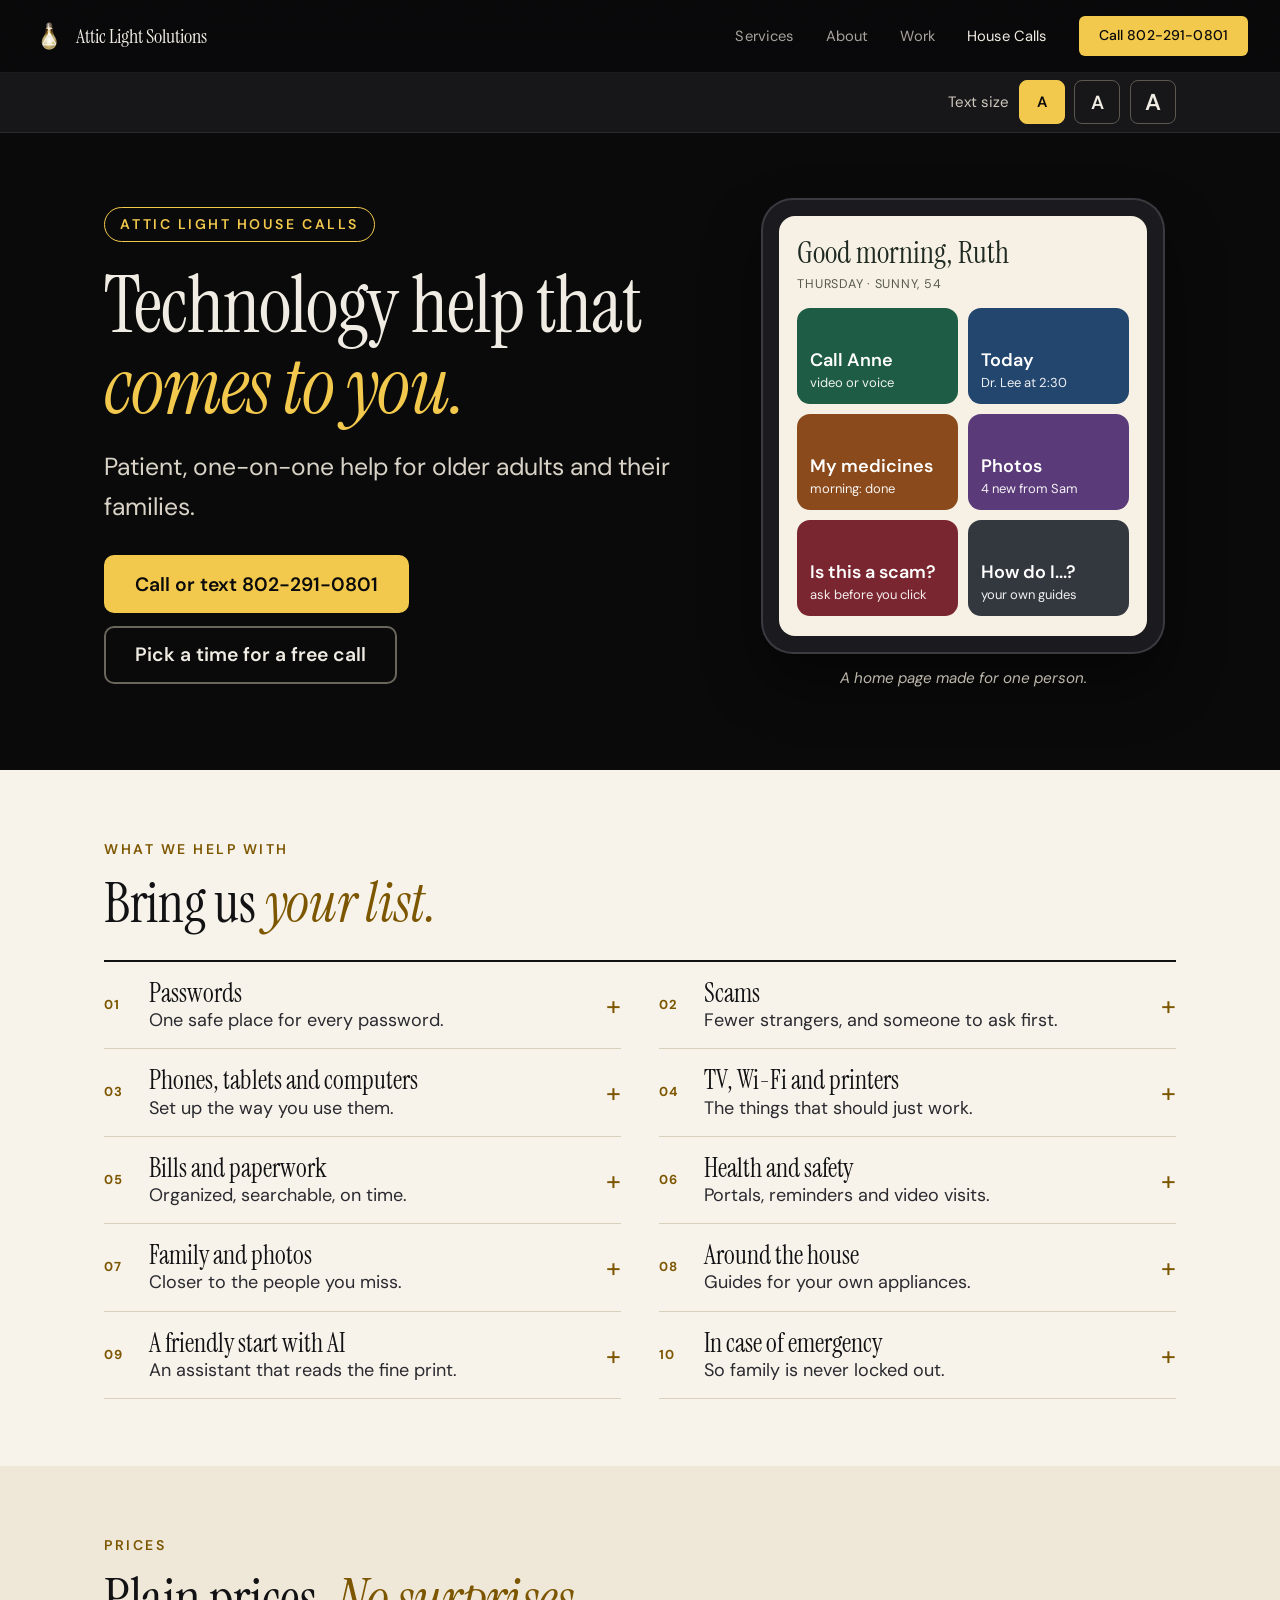
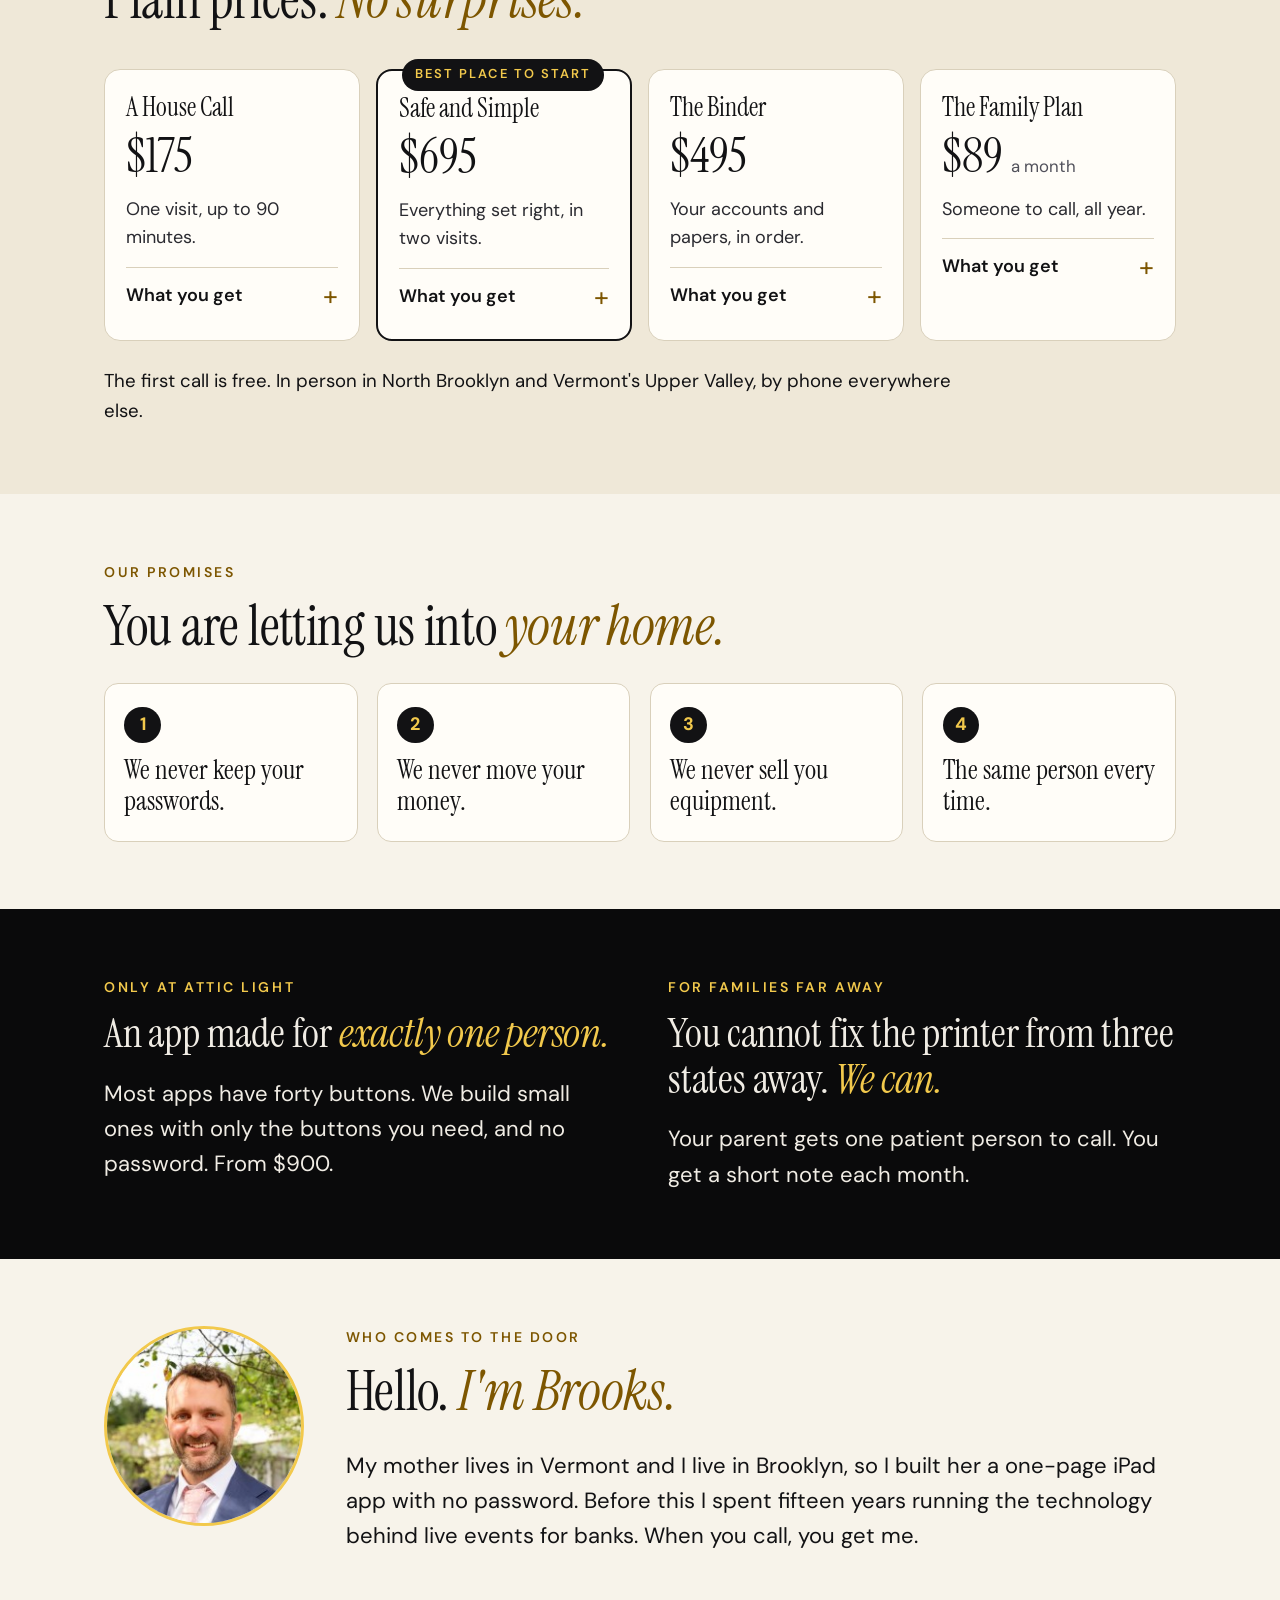
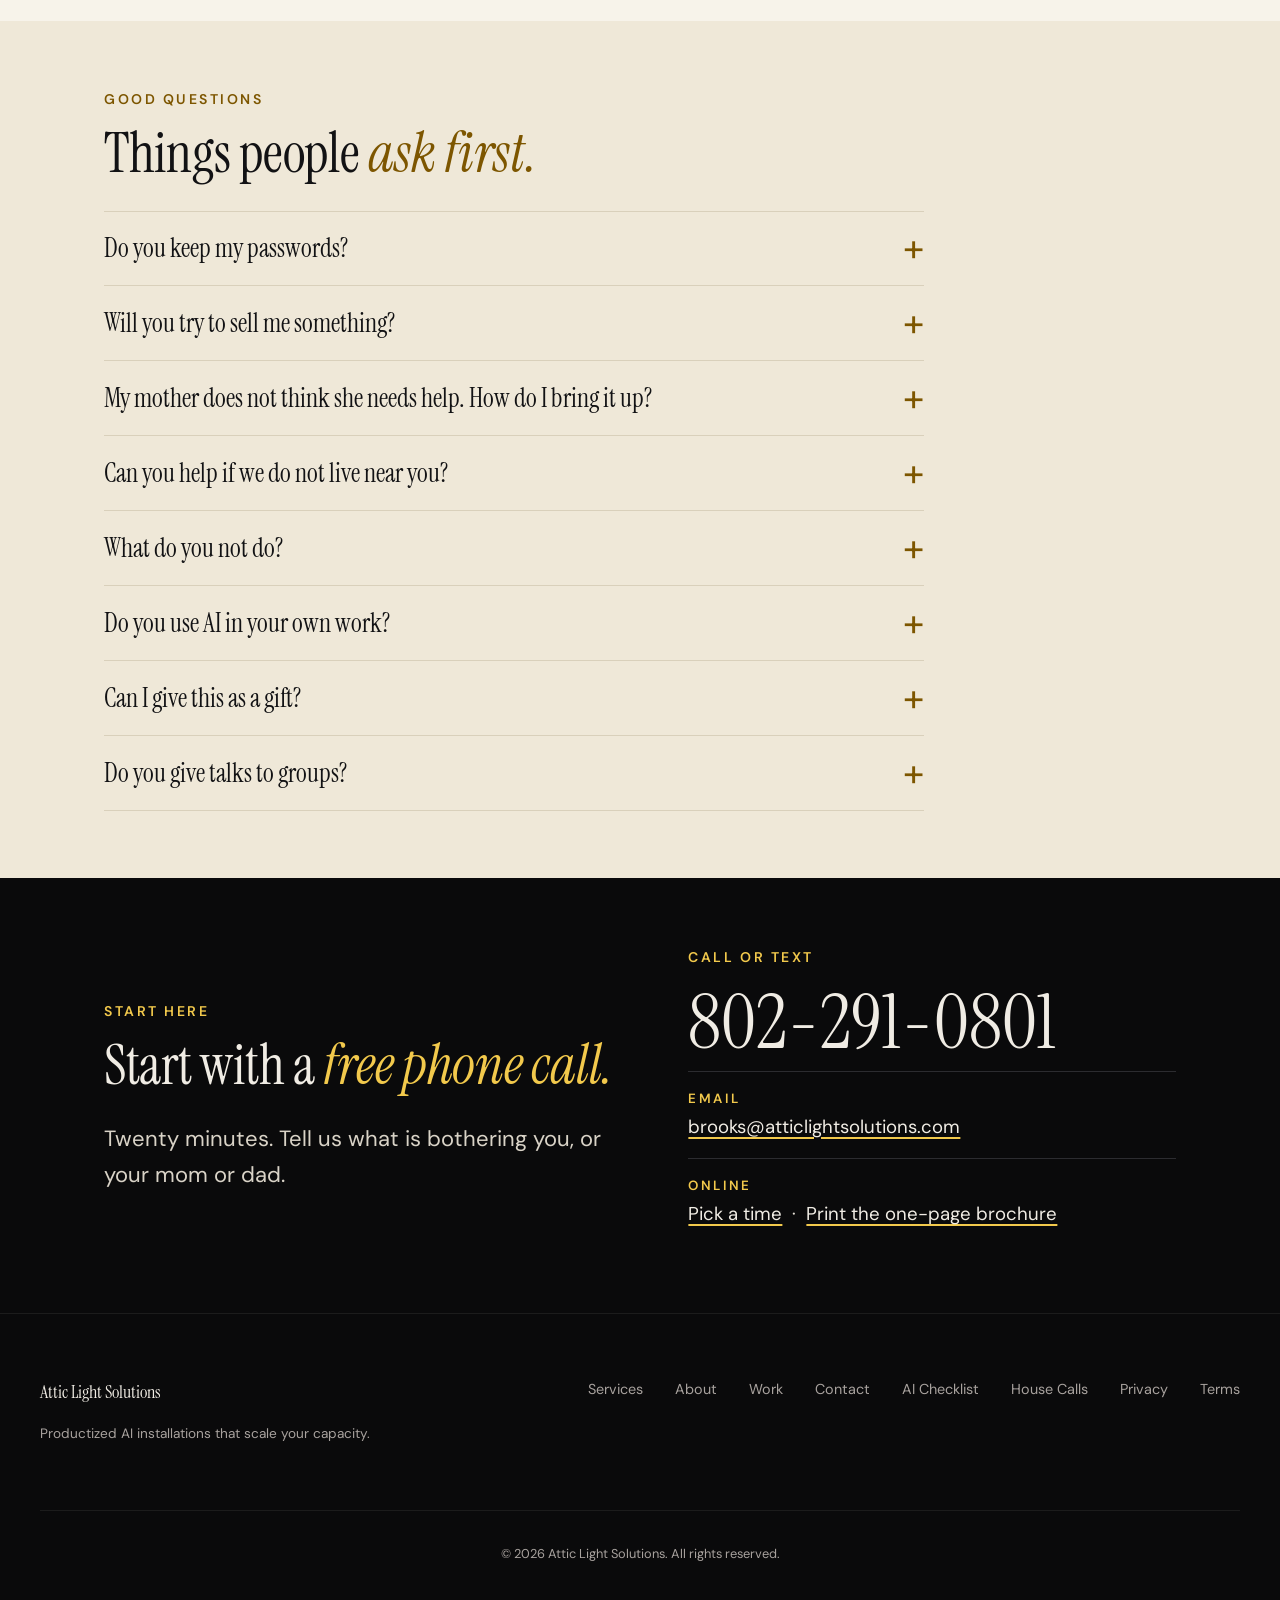
<file: house-calls.html>
<!DOCTYPE html>
<html lang="en">
<head>
    <meta charset="UTF-8">
    <meta name="viewport" content="width=device-width, initial-scale=1.0">
    <meta name="theme-color" content="#0a0a0b">
    <title>House Calls - Patient Technology Help for Older Adults | Attic Light Solutions</title>
    <meta name="description" content="Patient, one-on-one technology help for older adults and their families: passwords, scam protection, phones, paperwork, and simple apps made for one person.">
    <link rel="icon" type="image/x-icon" href="favicon.ico">
    <link rel="icon" type="image/png" sizes="32x32" href="favicon-32x32.png">
    <link rel="icon" type="image/png" sizes="16x16" href="favicon-16x16.png">
    <link rel="apple-touch-icon" sizes="180x180" href="apple-touch-icon.png">
    <meta property="og:title" content="House Calls - Technology help that comes to you">
    <meta property="og:description" content="Patient, one-on-one technology help for older adults, and peace of mind for the families who love them.">
    <meta property="og:image" content="https://atticlightsolutions.com/og-image.png">
    <meta property="og:type" content="website">
    <meta property="og:url" content="https://atticlightsolutions.com/house-calls">
    <meta name="twitter:card" content="summary_large_image">
    <link rel="preconnect" href="https://fonts.googleapis.com">
    <link rel="preconnect" href="https://fonts.gstatic.com" crossorigin>
    <link href="https://fonts.googleapis.com/css2?family=Instrument+Serif:ital@0;1&family=DM+Sans:ital,opsz,wght@0,9..40,300..700;1,9..40,300..700&display=swap" rel="stylesheet">
    <link rel="stylesheet" href="styles.css?v=20261113">
    <link rel="stylesheet" href="house-calls.css?v=20261112b">
    <link rel="canonical" href="https://atticlightsolutions.com/house-calls">
</head>
<body>
    <a href="#main" class="skip-link">Skip to content</a>
    <nav class="nav" role="navigation" aria-label="Main navigation">
        <div class="nav-inner">
            <a href="index.html" class="nav-logo"><img src="nav-logo.png" alt="" width="36" height="36"> Attic Light Solutions</a>
            <div class="nav-links">
                <a href="services.html">Services</a>
                <a href="about.html">About</a>
                <a href="work.html">Work</a>
                <a href="house-calls.html" class="active">House Calls</a>
                <a href="tel:+18022910801" class="nav-cta">Call 802-291-0801</a>
            </div>
            <button class="nav-toggle" aria-label="Menu"><span></span><span></span><span></span></button>
        </div>
    </nav>
    <div class="mobile-menu">
        <a href="tel:+18022910801">Call 802-291-0801</a>
        <a href="#help">What we help with</a>
        <a href="#prices">Prices</a>
        <a href="services.html">Attic Light for business</a>
        <a href="contact.html">Book a call</a>
    </div>

    <main id="main" class="hc hc-short">
        <div class="hc-sizebar" role="group" aria-label="Text size">
            <div class="hc-wrap">
                <span>Text size</span>
                <button type="button" data-size="1" aria-pressed="true" aria-label="Regular text">A</button>
                <button type="button" data-size="2" aria-pressed="false" aria-label="Large text">A</button>
                <button type="button" data-size="3" aria-pressed="false" aria-label="Largest text">A</button>
            </div>
        </div>

        <!-- HERO -->
        <section class="hc-hero">
            <div class="hc-wrap">
                <div>
                    <div class="hc-tag">Attic Light House Calls</div>
                    <h1>Technology help that <em>comes to you.</em></h1>
                    <p class="hc-sub">Patient, one-on-one help for older adults and their families.</p>
                    <div class="hc-actions">
                        <a href="tel:+18022910801" class="hc-btn hc-btn-gold">Call or text 802-291-0801</a>
                        <a href="contact.html" class="hc-btn hc-btn-line">Pick a time for a free call</a>
                    </div>
                </div>
                <div>
                    <div class="hc-ipad" aria-hidden="true"><div class="hc-screen">
                        <div class="hc-hello">Good morning, Ruth</div>
                        <div class="hc-date">THURSDAY &middot; SUNNY, 54</div>
                        <div class="hc-tiles">
                            <div class="hc-tile hc-t1">Call Anne<small>video or voice</small></div>
                            <div class="hc-tile hc-t2">Today<small>Dr. Lee at 2:30</small></div>
                            <div class="hc-tile hc-t3">My medicines<small>morning: done</small></div>
                            <div class="hc-tile hc-t4">Photos<small>4 new from Sam</small></div>
                            <div class="hc-tile hc-t5">Is this a scam?<small>ask before you click</small></div>
                            <div class="hc-tile hc-t6">How do I...?<small>your own guides</small></div>
                        </div>
                    </div></div>
                    <p class="hc-cap">A home page made for one person.</p>
                </div>
            </div>
        </section>

        <!-- WHAT WE HELP WITH -->
        <section class="hc-section" id="help">
            <div class="hc-wrap">
                <div class="hc-kicker">What we help with</div>
                <h2>Bring us <em>your list.</em></h2>
                <div class="hc-rows">
                    <details class="hc-row"><summary><span class="hc-n">01</span><span class="hc-t"><b>Passwords</b>One safe place for every password.</span></summary>
                        <ul class="hc-ticks">
                            <li>A password manager set up on your phone, tablet and computer</li>
                            <li>Every account gathered in, with weak and repeated passwords replaced</li>
                            <li>Two-step sign-in done the easy way, with printed backup codes</li>
                            <li>Emergency access for a family member you trust, if you want it</li>
                            <li>Help getting back into an account you are locked out of</li>
                        </ul>
                    </details>
                    <details class="hc-row"><summary><span class="hc-n">02</span><span class="hc-t"><b>Scams</b>Fewer strangers, and someone to ask first.</span></summary>
                        <ul class="hc-ticks">
                            <li>Unknown callers silenced, junk texts and email filtered</li>
                            <li>Credit frozen at all three bureaus, alerts on your bank and cards</li>
                            <li>A family code word for "your grandson is in trouble" calls</li>
                            <li>Our Ask First line: send us anything suspicious and hear back the same day</li>
                            <li>Help with the reports and phone calls after a scam</li>
                        </ul>
                    </details>
                    <details class="hc-row"><summary><span class="hc-n">03</span><span class="hc-t"><b>Phones, tablets and computers</b>Set up the way you use them.</span></summary>
                        <ul class="hc-ticks">
                            <li>New devices set up, with everything moved over from the old one</li>
                            <li>A simpler home screen, bigger text, clearer sound</li>
                            <li>Hearing aids paired, captions on, typing by voice</li>
                            <li>Backups, updates and storage looked after</li>
                            <li>Lessons at your pace: texting, photos, maps, the library app</li>
                        </ul>
                    </details>
                    <details class="hc-row"><summary><span class="hc-n">04</span><span class="hc-t"><b>TV, Wi-Fi and printers</b>The things that should just work.</span></summary>
                        <ul class="hc-ticks">
                            <li>One remote that makes sense, and shows you can find</li>
                            <li>Wi-Fi that reaches every room</li>
                            <li>A printer and scanner that print and scan</li>
                            <li>A look at what you pay for cable, internet and phone</li>
                        </ul>
                    </details>
                    <details class="hc-row"><summary><span class="hc-n">05</span><span class="hc-t"><b>Bills and paperwork</b>Organized, searchable, on time.</span></summary>
                        <ul class="hc-ticks">
                            <li>A bill calendar, with automatic payment where it helps</li>
                            <li>Subscriptions found, and the forgotten ones cancelled with you</li>
                            <li>Paper scanned into a searchable filing cabinet</li>
                            <li>A tax-time folder ready for your accountant</li>
                            <li>We organize. Your advisor and accountant advise</li>
                        </ul>
                    </details>
                    <details class="hc-row"><summary><span class="hc-n">06</span><span class="hc-t"><b>Health and safety</b>Portals, reminders and video visits.</span></summary>
                        <ul class="hc-ticks">
                            <li>Patient portals set up, shared with family if you choose</li>
                            <li>Medicine and appointment reminders</li>
                            <li>Video visits tested ahead of time</li>
                            <li>Medical ID and fall detection turned on</li>
                        </ul>
                    </details>
                    <details class="hc-row"><summary><span class="hc-n">07</span><span class="hc-t"><b>Family and photos</b>Closer to the people you miss.</span></summary>
                        <ul class="hc-ticks">
                            <li>Video calls that start with one tap</li>
                            <li>A shared family album, and a picture frame the grandkids can send to</li>
                            <li>Thousands of photos sorted, named and backed up</li>
                            <li>Old prints, slides and tapes brought into the present</li>
                        </ul>
                    </details>
                    <details class="hc-row"><summary><span class="hc-n">08</span><span class="hc-t"><b>Around the house</b>Guides for your own appliances.</span></summary>
                        <ul class="hc-ticks">
                            <li>Step-by-step guides for your own appliances, by model number</li>
                            <li>Thermostat, doorbell, and alerts for leaks and smoke</li>
                            <li>A voice speaker for reminders, music and calls</li>
                            <li>A home inventory with photos for your insurance</li>
                        </ul>
                    </details>
                    <details class="hc-row"><summary><span class="hc-n">09</span><span class="hc-t"><b>A friendly start with AI</b>An assistant that reads the fine print.</span></summary>
                        <ul class="hc-ticks">
                            <li>A trustworthy AI assistant, set up with safe settings</li>
                            <li>Ten useful things to ask it, practiced together</li>
                            <li>Help with a confusing bill, a form, or a letter from the insurer</li>
                            <li>How to spot fake voices, photos and messages</li>
                        </ul>
                    </details>
                    <details class="hc-row"><summary><span class="hc-n">10</span><span class="hc-t"><b>In case of emergency</b>So family is never locked out.</span></summary>
                        <ul class="hc-ticks">
                            <li>One page that says who to call and where everything is</li>
                            <li>A list of every account and how each bill gets paid</li>
                            <li>Legacy contacts set on your Apple, Google and Facebook accounts</li>
                            <li>A shared family folder for the papers your attorney prepares</li>
                        </ul>
                    </details>
                </div>
            </div>
        </section>

        <!-- PRICES -->
        <section class="hc-section tint" id="prices">
            <div class="hc-wrap">
                <div class="hc-kicker">Prices</div>
                <h2>Plain prices. <em>No surprises.</em></h2>
                <div class="hc-plans hc-plans-4">
                    <div class="hc-plan">
                        <h3>A House Call</h3>
                        <div class="hc-price">$175</div>
                        <p>One visit, up to 90 minutes.</p>
                        <details><summary>What you get</summary>
                            <ul class="hc-ticks hc-more-list">
                                <li>At your home or by sharing your screen</li>
                                <li>Good for a new phone, a printer that will not print, or a TV you cannot work</li>
                                <li>Large-print notes on everything we did</li>
                                <li>Two weeks of follow-up questions</li>
                                <li>More time is $100 an hour</li>
                            </ul>
                        </details>
                    </div>
                    <div class="hc-plan star">
                        <div class="hc-badge">Best place to start</div>
                        <h3>Safe and Simple</h3>
                        <div class="hc-price">$695</div>
                        <p>Everything set right, in two visits.</p>
                        <details><summary>What you get</summary>
                            <ul class="hc-ticks hc-more-list">
                                <li>Password manager set up and filled in</li>
                                <li>Scam protection on phone, email, credit and bank</li>
                                <li>Phone, tablet and computer tuned up and simplified</li>
                                <li>Your In Case of Emergency page</li>
                                <li>Your Guide, in large print, and 30 days of questions</li>
                            </ul>
                        </details>
                    </div>
                    <div class="hc-plan">
                        <h3>The Binder</h3>
                        <div class="hc-price">$495</div>
                        <p>Your accounts and papers, in order.</p>
                        <details><summary>What you get</summary>
                            <ul class="hc-ticks hc-more-list">
                                <li>Every account listed, and how each bill gets paid</li>
                                <li>Legacy contacts set on Apple, Google and Facebook</li>
                                <li>Key papers scanned into one shared family folder</li>
                                <li>Works alongside your attorney and advisor</li>
                                <li>With Safe and Simple: $995 for both</li>
                            </ul>
                        </details>
                    </div>
                    <div class="hc-plan">
                        <h3>The Family Plan</h3>
                        <div class="hc-price">$89 <small>a month</small></div>
                        <p>Someone to call, all year.</p>
                        <details><summary>What you get</summary>
                            <ul class="hc-ticks hc-more-list">
                                <li>Unlimited quick questions by phone or text</li>
                                <li>Ask First scam checks, answered the same day</li>
                                <li>A screen-share session each month, a tune-up each season</li>
                                <li>A short monthly note to family, if you want one</li>
                                <li>Family Plan Plus, $199 a month, adds two hands-on hours a month</li>
                            </ul>
                        </details>
                    </div>
                </div>
                <p class="hc-where-line">The first call is free. In person in North Brooklyn and Vermont's Upper Valley, by phone everywhere else.</p>
            </div>
        </section>

        <!-- PROMISES -->
        <section class="hc-section">
            <div class="hc-wrap">
                <div class="hc-kicker">Our promises</div>
                <h2>You are letting us into <em>your home.</em></h2>
                <div class="hc-promises hc-promises-4">
                    <div class="hc-promise"><div><b>We never keep your passwords.</b></div></div>
                    <div class="hc-promise"><div><b>We never move your money.</b></div></div>
                    <div class="hc-promise"><div><b>We never sell you equipment.</b></div></div>
                    <div class="hc-promise"><div><b>The same person every time.</b></div></div>
                </div>
            </div>
        </section>

        <!-- MADE FOR YOU + FAMILIES -->
        <section class="hc-section night" id="made">
            <div class="hc-wrap hc-duo">
                <div>
                    <div class="hc-kicker">Only at Attic Light</div>
                    <h2>An app made for <em>exactly one person.</em></h2>
                    <p class="hc-lead" style="color:#f0ece4">Most apps have forty buttons. We build small ones with only the buttons you need, and no password. From $900.</p>
                </div>
                <div id="family">
                    <div class="hc-kicker">For families far away</div>
                    <h2>You cannot fix the printer from three states away. <em>We can.</em></h2>
                    <p class="hc-lead" style="color:#f0ece4">Your parent gets one patient person to call. You get a short note each month.</p>
                </div>
            </div>
        </section>

        <!-- FOUNDER -->
        <section class="hc-section">
            <div class="hc-wrap">
                <div class="hc-founder">
                    <img src="headshot.jpg" alt="Brooks Traendly" width="200" height="200" loading="lazy" decoding="async">
                    <div>
                        <div class="hc-kicker">Who comes to the door</div>
                        <h2>Hello. <em>I'm Brooks.</em></h2>
                        <p class="hc-lead">My mother lives in Vermont and I live in Brooklyn, so I built her a one-page iPad app with no password. Before this I spent fifteen years running the technology behind live events for banks. When you call, you get me.</p>
                    </div>
                </div>
            </div>
        </section>

        <!-- FAQ -->
        <section class="hc-section tint">
            <div class="hc-wrap">
                <div class="hc-kicker">Good questions</div>
                <h2>Things people <em>ask first.</em></h2>
                <div class="hc-faq">
                    <details><summary>Do you keep my passwords?</summary><p>No. Your passwords go into a password manager that belongs to you and that only you can open. You type them in yourself. We never write them in our notes and we never ask you to read one aloud.</p></details>
                    <details><summary>Will you try to sell me something?</summary><p>No. We do not sell phones, computers or subscriptions, and we take no commissions from anyone. If you would be better off with different equipment or a cheaper plan, we will say so and you can buy it wherever you like.</p></details>
                    <details><summary>My mother does not think she needs help. How do I bring it up?</summary><p>Start with one annoyance, not with "you need help." Give a single House Call for the one thing she has complained about, such as the remote or the printer. We take it from there, at her pace. And we work for her: she decides what is shared with you.</p></details>
                    <details><summary>Can you help if we do not live near you?</summary><p>Yes. Most of what we do works well by phone and by sharing your screen. You can see everything we do, and you can end it at any moment. We never connect when you are not there.</p></details>
                    <details><summary>What do you not do?</summary><p>We do not give legal, tax, medical or investment advice, and we do not repair broken hardware. We will tell you plainly when something belongs with your attorney, accountant, doctor or a repair shop.</p></details>
                    <details><summary>Do you use AI in your own work?</summary><p>Yes, and we say so. We use it to help draft your guides and notes and to research your exact devices. Brooks reads every word before it reaches you. Your passwords, account numbers and Social Security number never go into it.</p></details>
                    <details><summary>Can I give this as a gift?</summary><p>Yes. A House Call or a Safe and Simple setup makes a real gift for a parent or grandparent. Ask for a printed gift certificate, and we will schedule the visit with them directly.</p></details>
                    <details><summary>Do you give talks to groups?</summary><p>Yes, free for libraries, senior centers and congregations. Favorites are Scam-Proof in an Hour, Passwords Without Tears, and Meet Your AI Assistant. Large-print handouts included.</p></details>
                </div>
            </div>
        </section>

        <!-- CTA -->
        <section class="hc-section night hc-cta" id="call">
            <div class="hc-wrap">
                <div>
                    <div class="hc-kicker">Start here</div>
                    <h2>Start with a <em>free phone call.</em></h2>
                    <p class="hc-lead" style="color:#d9d3c7">Twenty minutes. Tell us what is bothering you, or your mom or dad.</p>
                </div>
                <div>
                    <div class="hc-kicker">Call or text</div>
                    <a class="hc-phone" href="tel:+18022910801">802-291-0801</a>
                    <ul class="hc-ways">
                        <li><b>Email</b><a href="mailto:brooks@atticlightsolutions.com?subject=House%20Calls">brooks@atticlightsolutions.com</a></li>
                        <li><b>Online</b><a href="contact.html">Pick a time</a> &nbsp;&middot;&nbsp; <a href="house-calls-brochure.pdf">Print the one-page brochure</a></li>
                    </ul>
                </div>
            </div>
        </section>
    </main>

    <footer class="footer">
        <div class="footer-inner">
            <div class="footer-brand">Attic Light Solutions<p class="footer-tagline">Productized AI installations that scale your capacity.</p></div>
            <div class="footer-links"><a href="services.html">Services</a><a href="about.html">About</a><a href="work.html">Work</a><a href="contact.html">Contact</a><a href="checklist.html">AI Checklist</a><a href="house-calls.html">House Calls</a><a href="privacy.html">Privacy</a><a href="terms.html">Terms</a></div>
            <div class="footer-copy">&copy; 2026 Attic Light Solutions. All rights reserved.</div>
        </div>
    </footer>
    <script type="application/ld+json">
    {
        "@context": "https://schema.org",
        "@type": "Service",
        "name": "Attic Light House Calls",
        "serviceType": "In-home and remote technology help for older adults",
        "description": "Patient, one-on-one technology help for older adults and their families: passwords, scam protection, device setup, paperwork, digital legacy planning, and simple custom apps.",
        "provider": { "@type": "ProfessionalService", "name": "Attic Light Solutions", "url": "https://atticlightsolutions.com", "telephone": "+1-802-291-0801" },
        "areaServed": ["Brooklyn, NY", "Upper Valley, VT and NH", "United States (remote)"],
        "url": "https://atticlightsolutions.com/house-calls"
    }
    </script>
    <script type="application/ld+json">
{
    "@context": "https://schema.org",
    "@type": "FAQPage",
    "mainEntity": [
        {
            "@type": "Question",
            "name": "Do you keep my passwords?",
            "acceptedAnswer": {
                "@type": "Answer",
                "text": "No. Your passwords go into a password manager that belongs to you and that only you can open. You type them in yourself. We never write them in our notes and we never ask you to read one aloud."
            }
        },
        {
            "@type": "Question",
            "name": "Will you try to sell me something?",
            "acceptedAnswer": {
                "@type": "Answer",
                "text": "No. We do not sell phones, computers or subscriptions, and we take no commissions from anyone. If you would be better off with different equipment or a cheaper plan, we will say so and you can buy it wherever you like."
            }
        },
        {
            "@type": "Question",
            "name": "My mother does not think she needs help. How do I bring it up?",
            "acceptedAnswer": {
                "@type": "Answer",
                "text": "Start with one annoyance, not with \"you need help.\" Give a single House Call for the one thing she has complained about, such as the remote or the printer. We take it from there, at her pace. And we work for her: she decides what is shared with you."
            }
        },
        {
            "@type": "Question",
            "name": "Can you help if we do not live near you?",
            "acceptedAnswer": {
                "@type": "Answer",
                "text": "Yes. Most of what we do works well by phone and by sharing your screen. You can see everything we do, and you can end it at any moment. We never connect when you are not there."
            }
        },
        {
            "@type": "Question",
            "name": "What do you not do?",
            "acceptedAnswer": {
                "@type": "Answer",
                "text": "We do not give legal, tax, medical or investment advice, and we do not repair broken hardware. We will tell you plainly when something belongs with your attorney, accountant, doctor or a repair shop."
            }
        },
        {
            "@type": "Question",
            "name": "Do you use AI in your own work?",
            "acceptedAnswer": {
                "@type": "Answer",
                "text": "Yes, and we say so. We use it to help draft your guides and notes and to research your exact devices. Brooks reads every word before it reaches you. Your passwords, account numbers and Social Security number never go into it."
            }
        },
        {
            "@type": "Question",
            "name": "Can I give this as a gift?",
            "acceptedAnswer": {
                "@type": "Answer",
                "text": "Yes. A House Call or a Safe and Simple setup makes a real gift for a parent or grandparent. Ask for a printed gift certificate, and we will schedule the visit with them directly."
            }
        },
        {
            "@type": "Question",
            "name": "Do you give talks to groups?",
            "acceptedAnswer": {
                "@type": "Answer",
                "text": "Yes, free for libraries, senior centers and congregations. Favorites are Scam-Proof in an Hour, Passwords Without Tears, and Meet Your AI Assistant. Large-print handouts included."
            }
        }
    ]
}
    </script>
    <script>
    // Text size control. Remembers the choice on this device when it can.
    (function () {
        var main = document.getElementById('main');
        var buttons = document.querySelectorAll('.hc-sizebar button');
        function apply(size) {
            main.classList.remove('hc-size-2', 'hc-size-3');
            if (size === '2' || size === '3') main.classList.add('hc-size-' + size);
            buttons.forEach(function (b) { b.setAttribute('aria-pressed', b.getAttribute('data-size') === size ? 'true' : 'false'); });
        }
        var saved = '1';
        try { saved = localStorage.getItem('hc-text-size') || '1'; } catch (e) {}
        apply(saved);
        buttons.forEach(function (b) {
            b.addEventListener('click', function () {
                var s = b.getAttribute('data-size');
                apply(s);
                try { localStorage.setItem('hc-text-size', s); } catch (e) {}
            });
        });
    })();
    </script>
    <script src="main.js"></script>
</body>
</html>
</file>
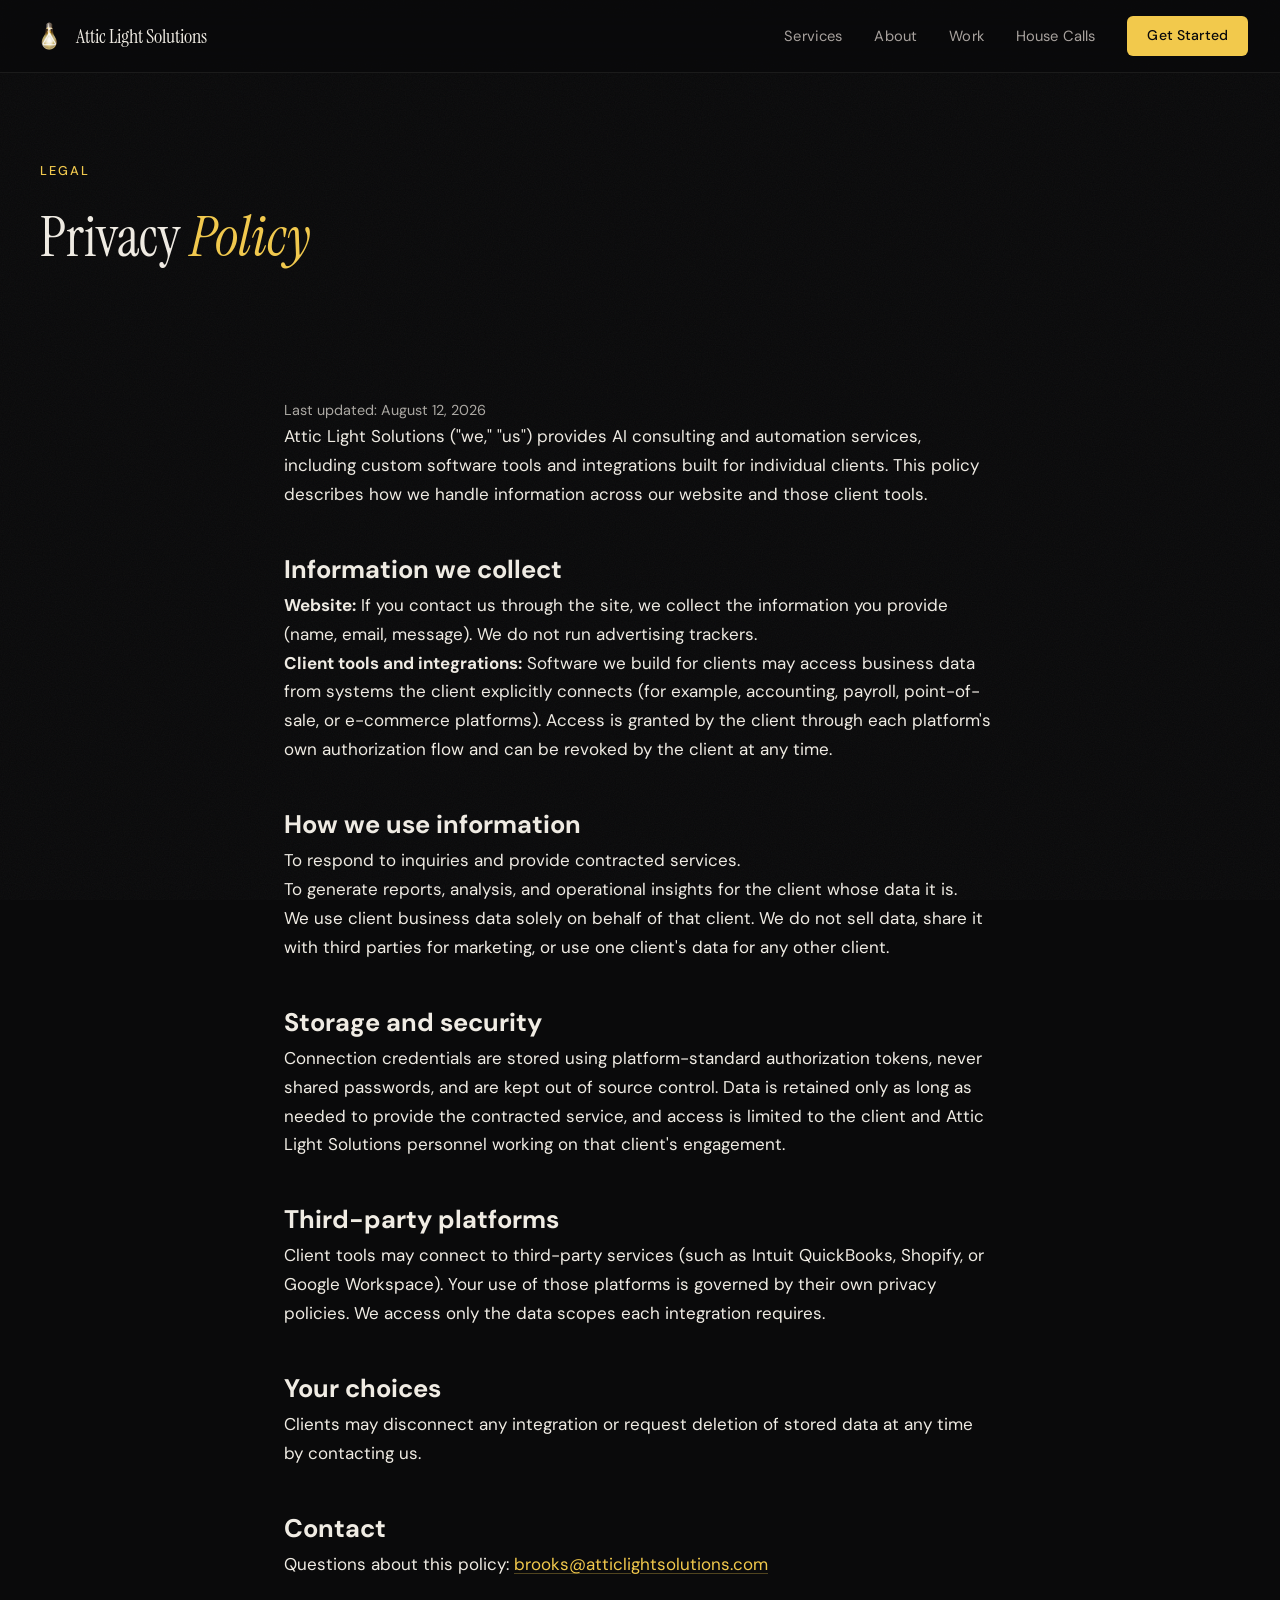
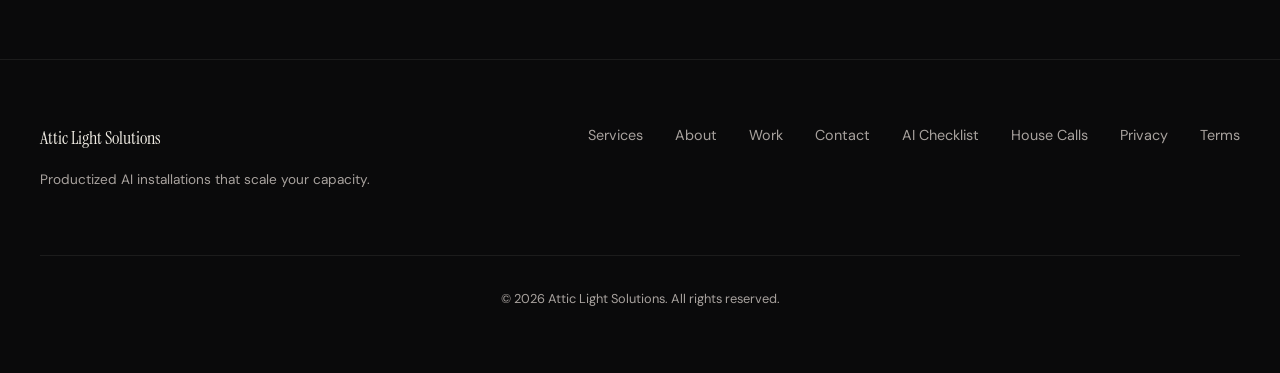
<file: privacy.html>
<!DOCTYPE html>
<html lang="en">
<head>
    <meta charset="UTF-8">
    <meta name="viewport" content="width=device-width, initial-scale=1.0">
    <meta name="theme-color" content="#0a0a0b">
    <title>Privacy Policy - Attic Light Solutions</title>
    <meta name="description" content="Privacy policy for Attic Light Solutions' website and client software tools.">
    <link rel="icon" type="image/x-icon" href="favicon.ico">
    <link rel="icon" type="image/png" sizes="32x32" href="favicon-32x32.png">
    <link rel="icon" type="image/png" sizes="16x16" href="favicon-16x16.png">
    <link rel="apple-touch-icon" sizes="180x180" href="apple-touch-icon.png">
    <meta property="og:title" content="Privacy Policy - Attic Light Solutions">
    <meta property="og:description" content="Privacy policy for Attic Light Solutions' website and client software tools.">
    <meta property="og:image" content="https://atticlightsolutions.com/og-image.png">
    <meta property="og:type" content="website">
    <meta property="og:url" content="https://atticlightsolutions.com/privacy">
    <link rel="preconnect" href="https://fonts.googleapis.com">
    <link rel="preconnect" href="https://fonts.gstatic.com" crossorigin>
    <link href="https://fonts.googleapis.com/css2?family=Instrument+Serif:ital@0;1&family=DM+Sans:ital,opsz,wght@0,9..40,300..700;1,9..40,300..700&display=swap" rel="stylesheet">
    <link rel="stylesheet" href="styles.css?v=20261113">
    <style>
        .legal-body { max-width: 760px; margin: 0 auto; padding: 3rem 1.5rem 5rem; }
        .legal-body h2 { margin-top: 2.5rem; }
        .legal-body p, .legal-body li { line-height: 1.7; }
        .legal-updated { opacity: 0.7; font-size: 0.9rem; }
    </style>
    <link rel="canonical" href="https://atticlightsolutions.com/privacy">
</head>
<body>
    <a href="#main" class="skip-link">Skip to content</a>
    <nav class="nav" role="navigation" aria-label="Main navigation">
        <div class="nav-inner">
            <a href="index.html" class="nav-logo"><img src="nav-logo.png" alt="" width="36" height="36"> Attic Light Solutions</a>
            <div class="nav-links">
                <a href="services.html">Services</a>
                <a href="about.html">About</a>
                <a href="work.html">Work</a>
                <a href="house-calls.html">House Calls</a>
                <a href="contact.html" class="nav-cta">Get Started</a>
            </div>
            <button class="nav-toggle" aria-label="Menu"><span></span><span></span><span></span></button>
        </div>
    </nav>
    <div class="mobile-menu">
        <a href="services.html">Services</a>
        <a href="about.html">About</a>
        <a href="work.html">Work</a>
        <a href="house-calls.html">House Calls</a>
        <a href="contact.html">Get Started</a>
    </div>

    <main id="main">
        <section class="page-hero">
            <div class="page-hero-inner">
                <div class="hero-label">Legal</div>
                <h1>Privacy <em>Policy</em></h1>
            </div>
        </section>

        <section class="legal-body">
            <p class="legal-updated">Last updated: August 12, 2026</p>

            <p>Attic Light Solutions ("we," "us") provides AI consulting and automation services, including custom software tools and integrations built for individual clients. This policy describes how we handle information across our website and those client tools.</p>

            <h2>Information we collect</h2>
            <ul>
                <li><strong>Website:</strong> If you contact us through the site, we collect the information you provide (name, email, message). We do not run advertising trackers.</li>
                <li><strong>Client tools and integrations:</strong> Software we build for clients may access business data from systems the client explicitly connects (for example, accounting, payroll, point-of-sale, or e-commerce platforms). Access is granted by the client through each platform's own authorization flow and can be revoked by the client at any time.</li>
            </ul>

            <h2>How we use information</h2>
            <ul>
                <li>To respond to inquiries and provide contracted services.</li>
                <li>To generate reports, analysis, and operational insights for the client whose data it is.</li>
                <li>We use client business data solely on behalf of that client. We do not sell data, share it with third parties for marketing, or use one client's data for any other client.</li>
            </ul>

            <h2>Storage and security</h2>
            <p>Connection credentials are stored using platform-standard authorization tokens, never shared passwords, and are kept out of source control. Data is retained only as long as needed to provide the contracted service, and access is limited to the client and Attic Light Solutions personnel working on that client's engagement.</p>

            <h2>Third-party platforms</h2>
            <p>Client tools may connect to third-party services (such as Intuit QuickBooks, Shopify, or Google Workspace). Your use of those platforms is governed by their own privacy policies. We access only the data scopes each integration requires.</p>

            <h2>Your choices</h2>
            <p>Clients may disconnect any integration or request deletion of stored data at any time by contacting us.</p>

            <h2>Contact</h2>
            <p>Questions about this policy: <a href="mailto:brooks@atticlightsolutions.com">brooks@atticlightsolutions.com</a></p>
        </section>
    </main>

    <footer class="footer">
        <div class="footer-inner">
            <div class="footer-brand">Attic Light Solutions<p class="footer-tagline">Productized AI installations that scale your capacity.</p></div>
            <div class="footer-links"><a href="services.html">Services</a><a href="about.html">About</a><a href="work.html">Work</a><a href="contact.html">Contact</a><a href="checklist.html">AI Checklist</a><a href="house-calls.html">House Calls</a><a href="privacy.html">Privacy</a><a href="terms.html">Terms</a></div>
            <div class="footer-copy">&copy; 2026 Attic Light Solutions. All rights reserved.</div>
        </div>
    </footer>
    <script src="main.js"></script>
</body>
</html>
</file>
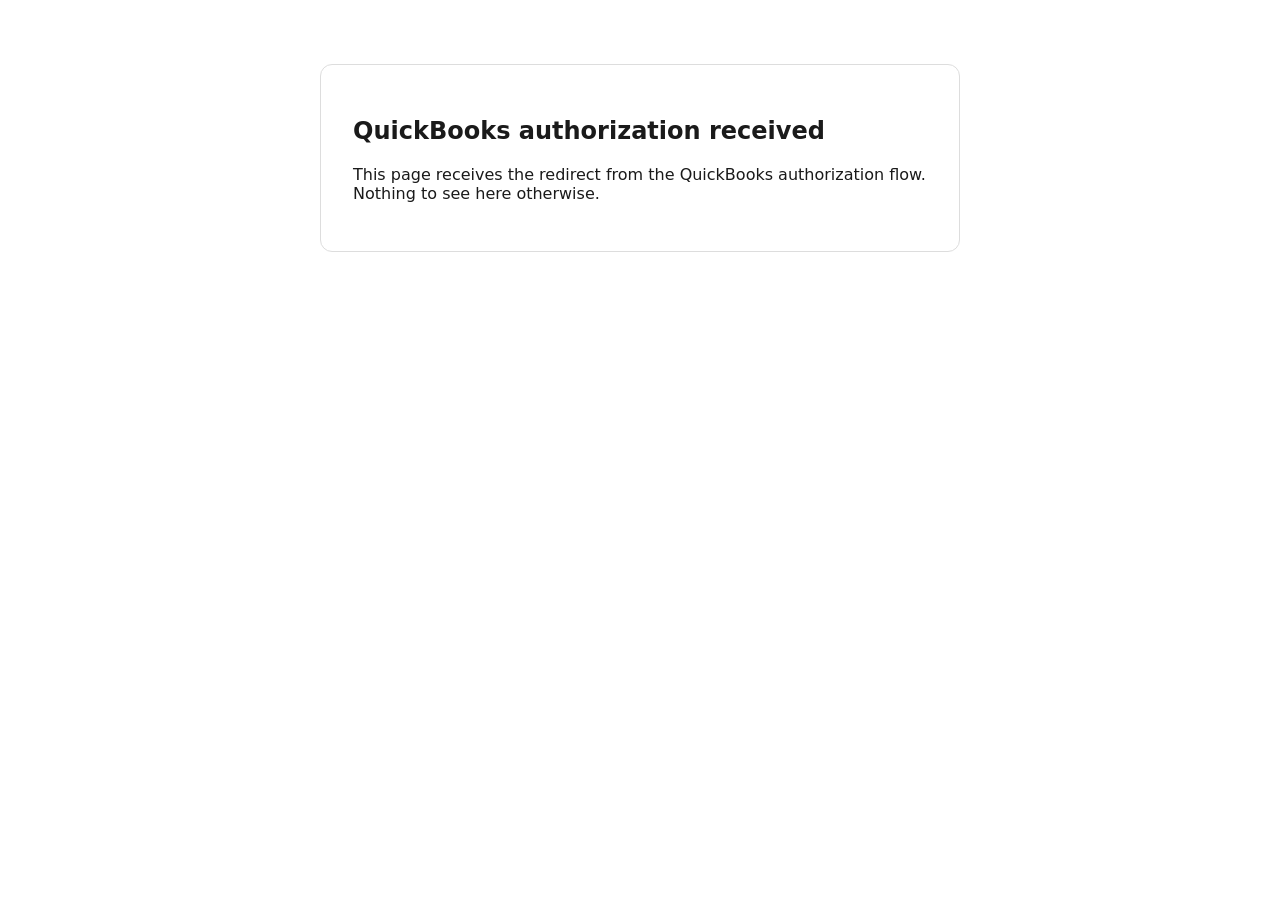
<file: qbo-callback.html>
<!DOCTYPE html>
<html lang="en">
<head>
    <meta charset="UTF-8">
    <meta name="viewport" content="width=device-width, initial-scale=1.0">
    <meta name="robots" content="noindex, nofollow">
    <title>QuickBooks Connection - Attic Light Solutions</title>
    <style>
        body { font-family: -apple-system, system-ui, sans-serif; max-width: 640px; margin: 4rem auto; padding: 0 1.5rem; color: #1a1a1a; }
        .card { border: 1px solid #ddd; border-radius: 12px; padding: 2rem; }
        code { background: #f4f4f4; padding: 2px 6px; border-radius: 4px; font-size: 0.9em; word-break: break-all; }
        button { font-size: 1rem; padding: 0.6rem 1.2rem; border-radius: 8px; border: 1px solid #1a1a1a; background: #1a1a1a; color: #fff; cursor: pointer; }
        button:active { opacity: 0.7; }
        .ok { color: #1a7f37; }
        .err { color: #b42318; }
    </style>
</head>
<body>
    <div class="card">
        <h2>QuickBooks authorization received</h2>
        <div id="status"></div>
        <p id="instructions" hidden>Copy this page's full URL and paste it into the terminal where <code>qbo-auth</code> is waiting:</p>
        <p><button id="copyBtn" hidden>Copy URL to clipboard</button> <span id="copied" class="ok" hidden>Copied ✓</span></p>
    </div>
    <script>
        const p = new URLSearchParams(location.search);
        const status = document.getElementById('status');
        if (p.get('code') && p.get('realmId')) {
            status.innerHTML = '<p class="ok">✓ Authorization code and company ID are present.</p>';
            document.getElementById('instructions').hidden = false;
            const btn = document.getElementById('copyBtn');
            btn.hidden = false;
            btn.onclick = async () => {
                await navigator.clipboard.writeText(location.href);
                document.getElementById('copied').hidden = false;
            };
        } else if (p.get('error')) {
            status.innerHTML = '<p class="err">Authorization was denied or failed: <code>' + p.get('error') + '</code></p>';
        } else {
            status.innerHTML = '<p>This page receives the redirect from the QuickBooks authorization flow. Nothing to see here otherwise.</p>';
        }
    </script>
</body>
</html>
</file>
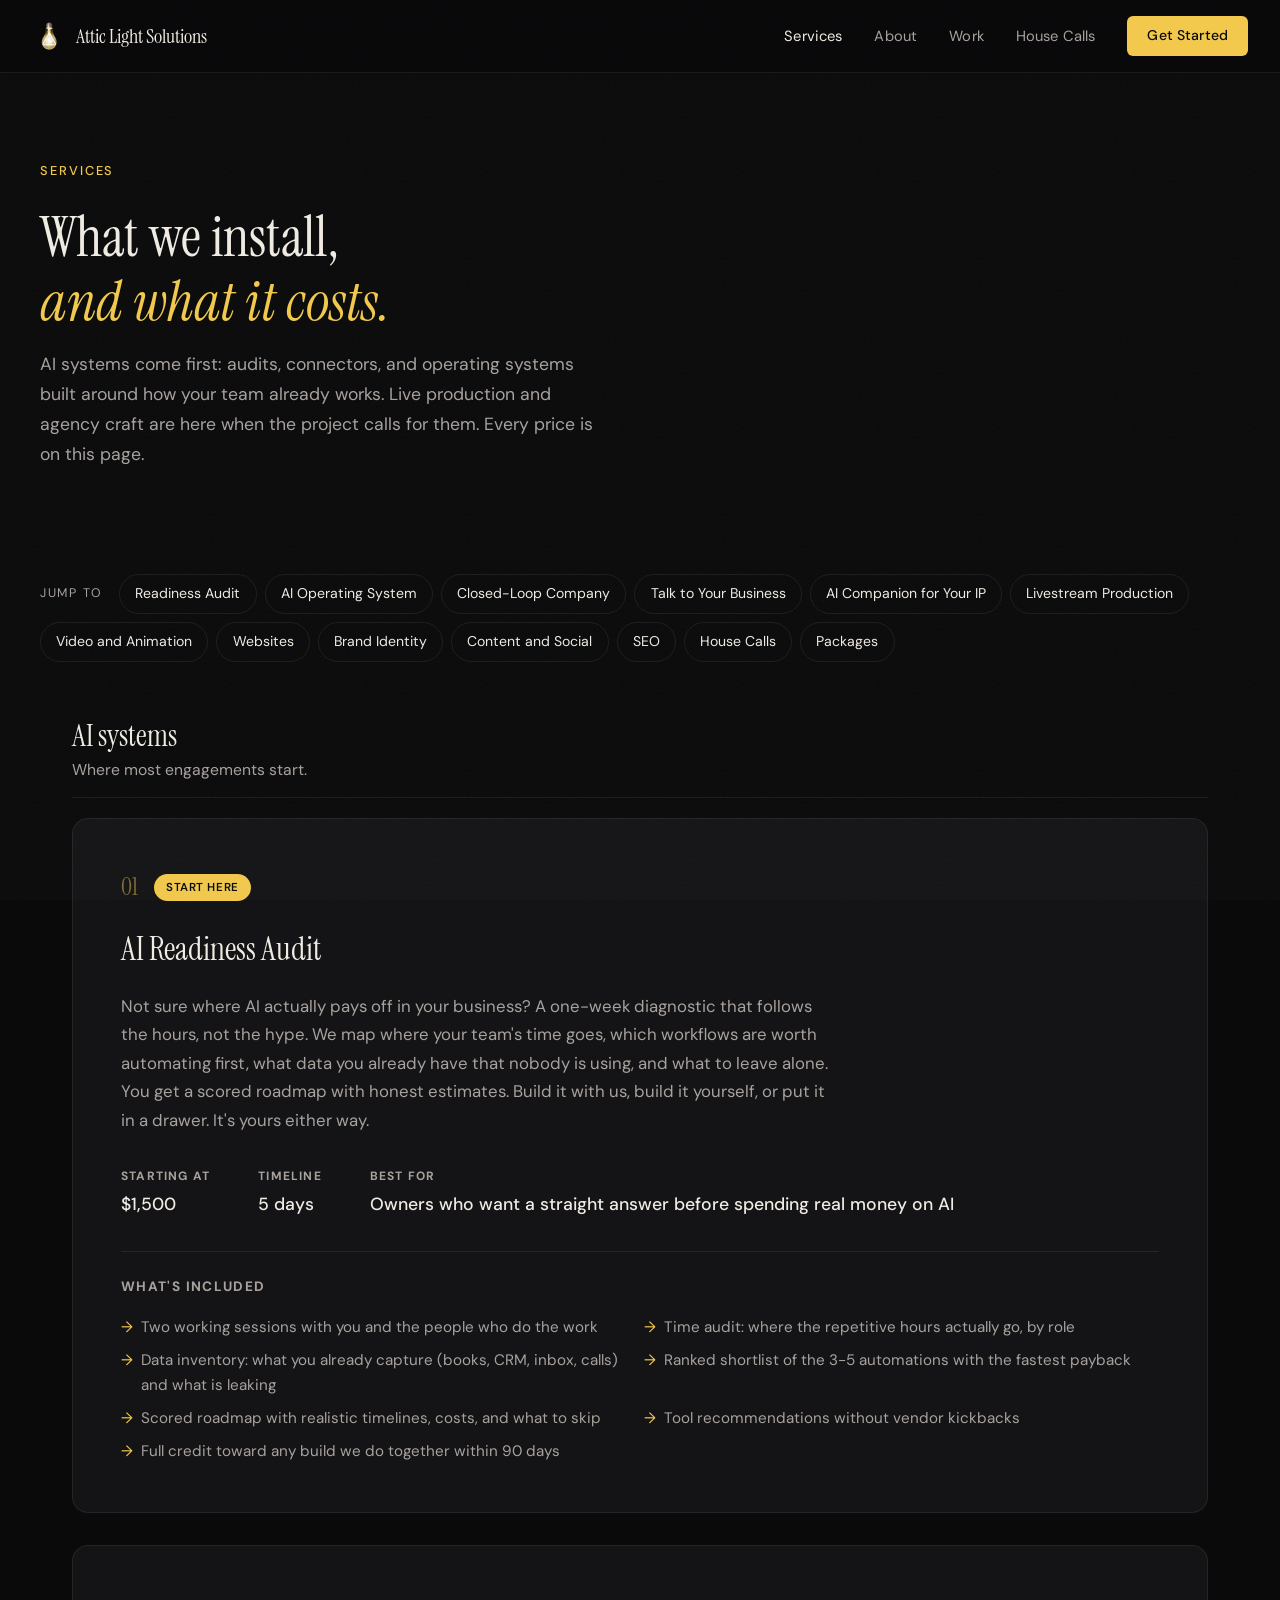
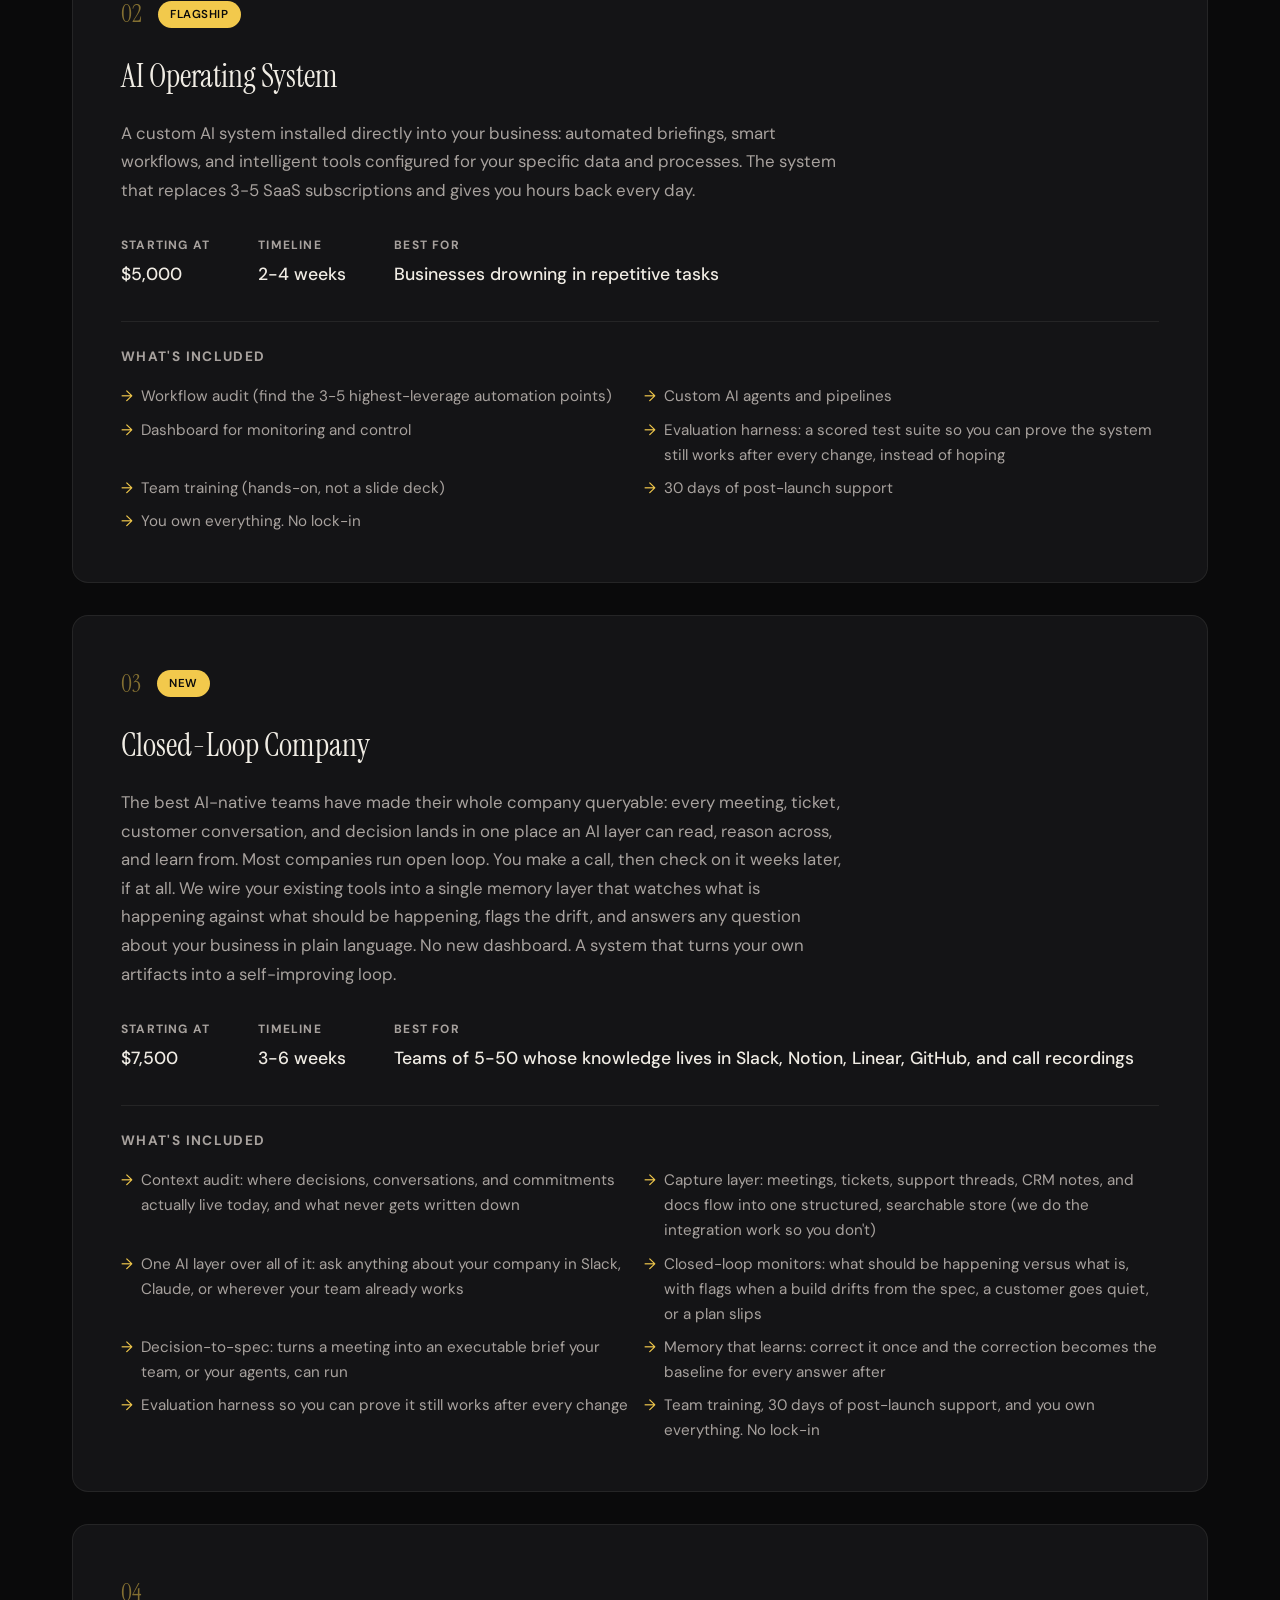
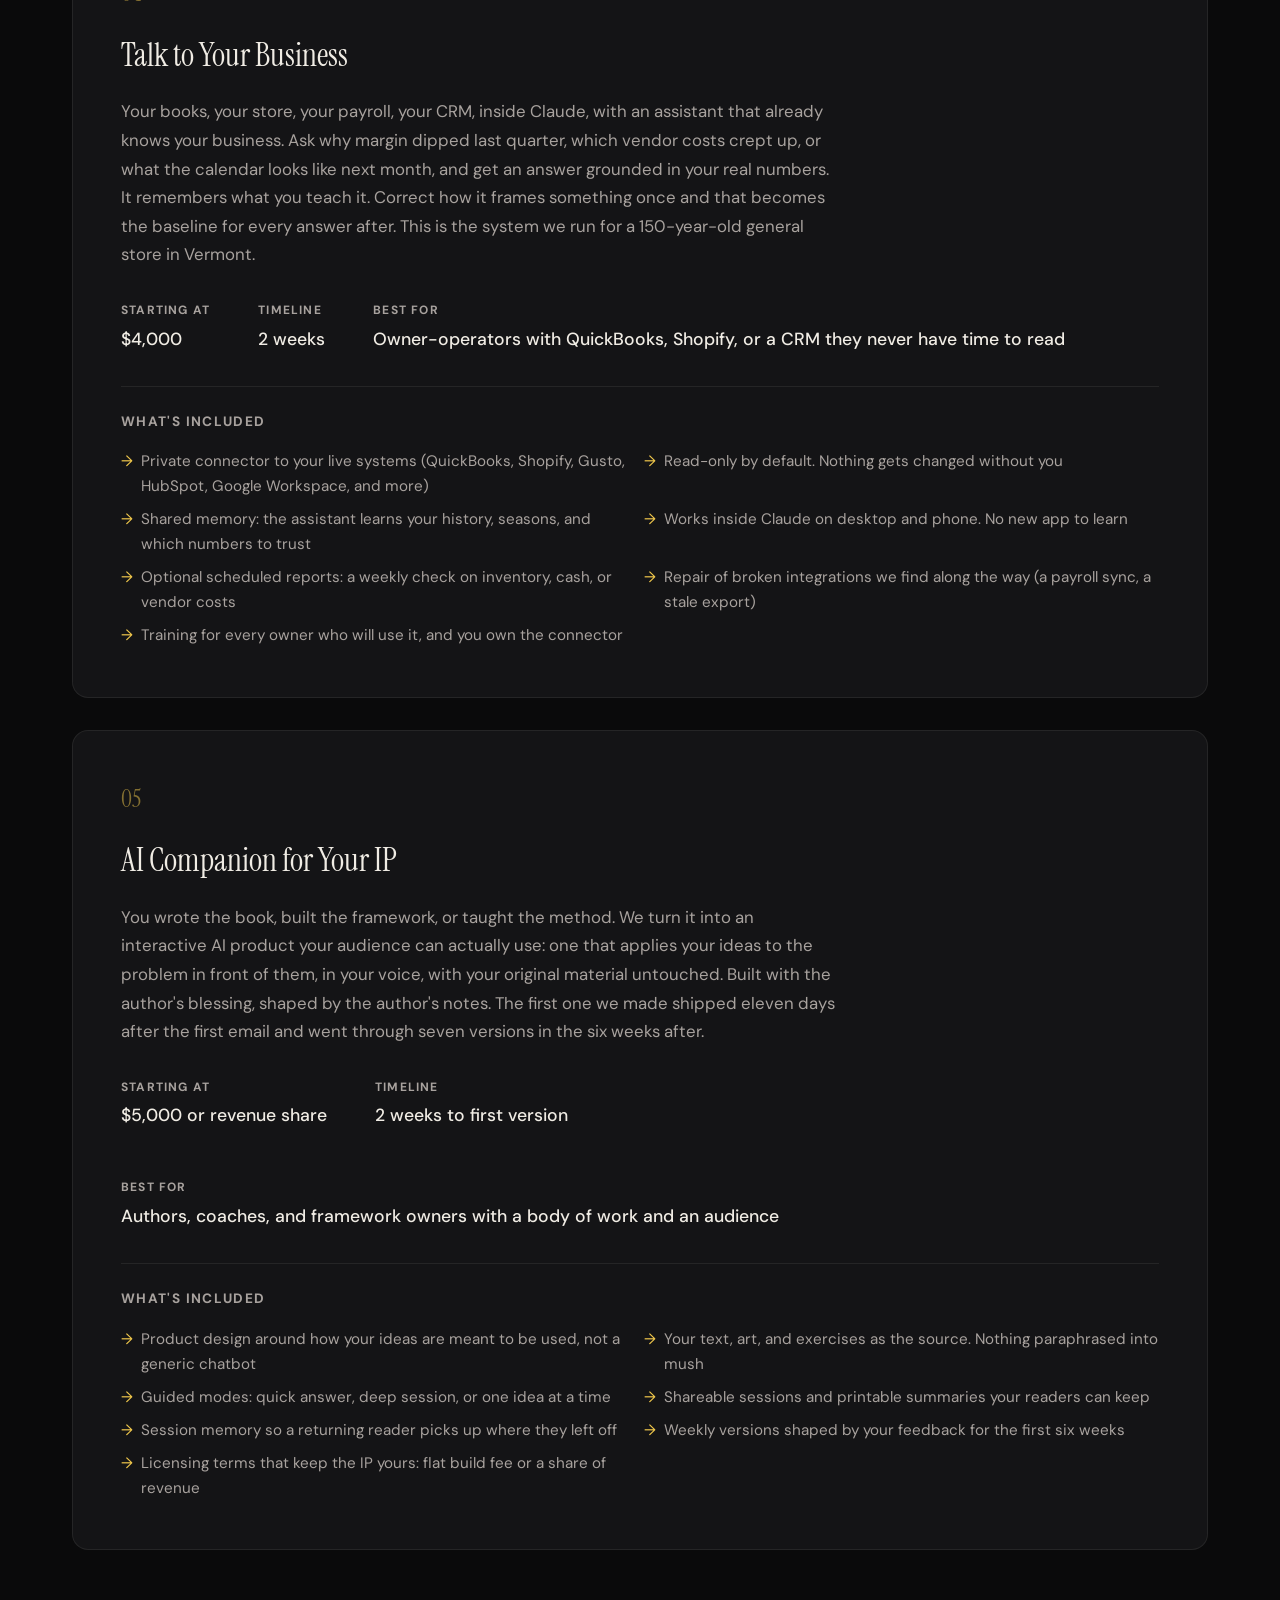
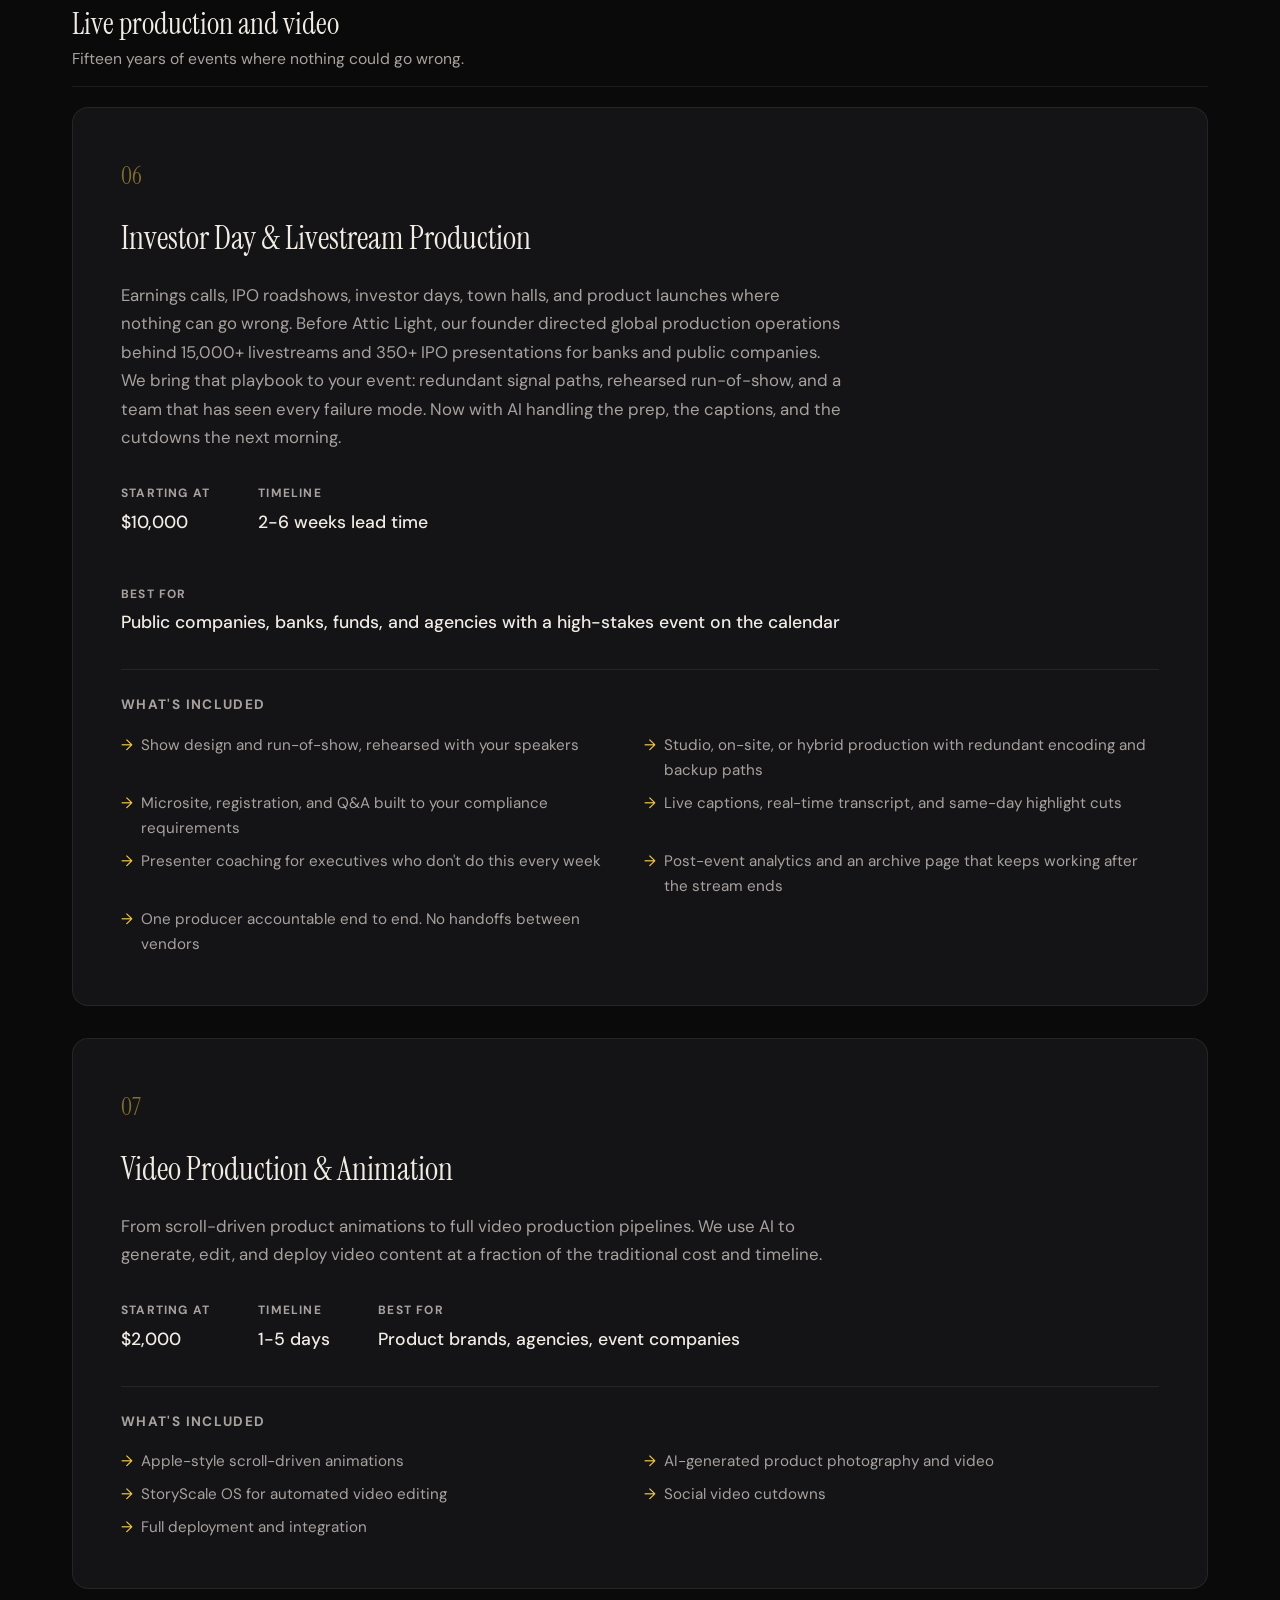
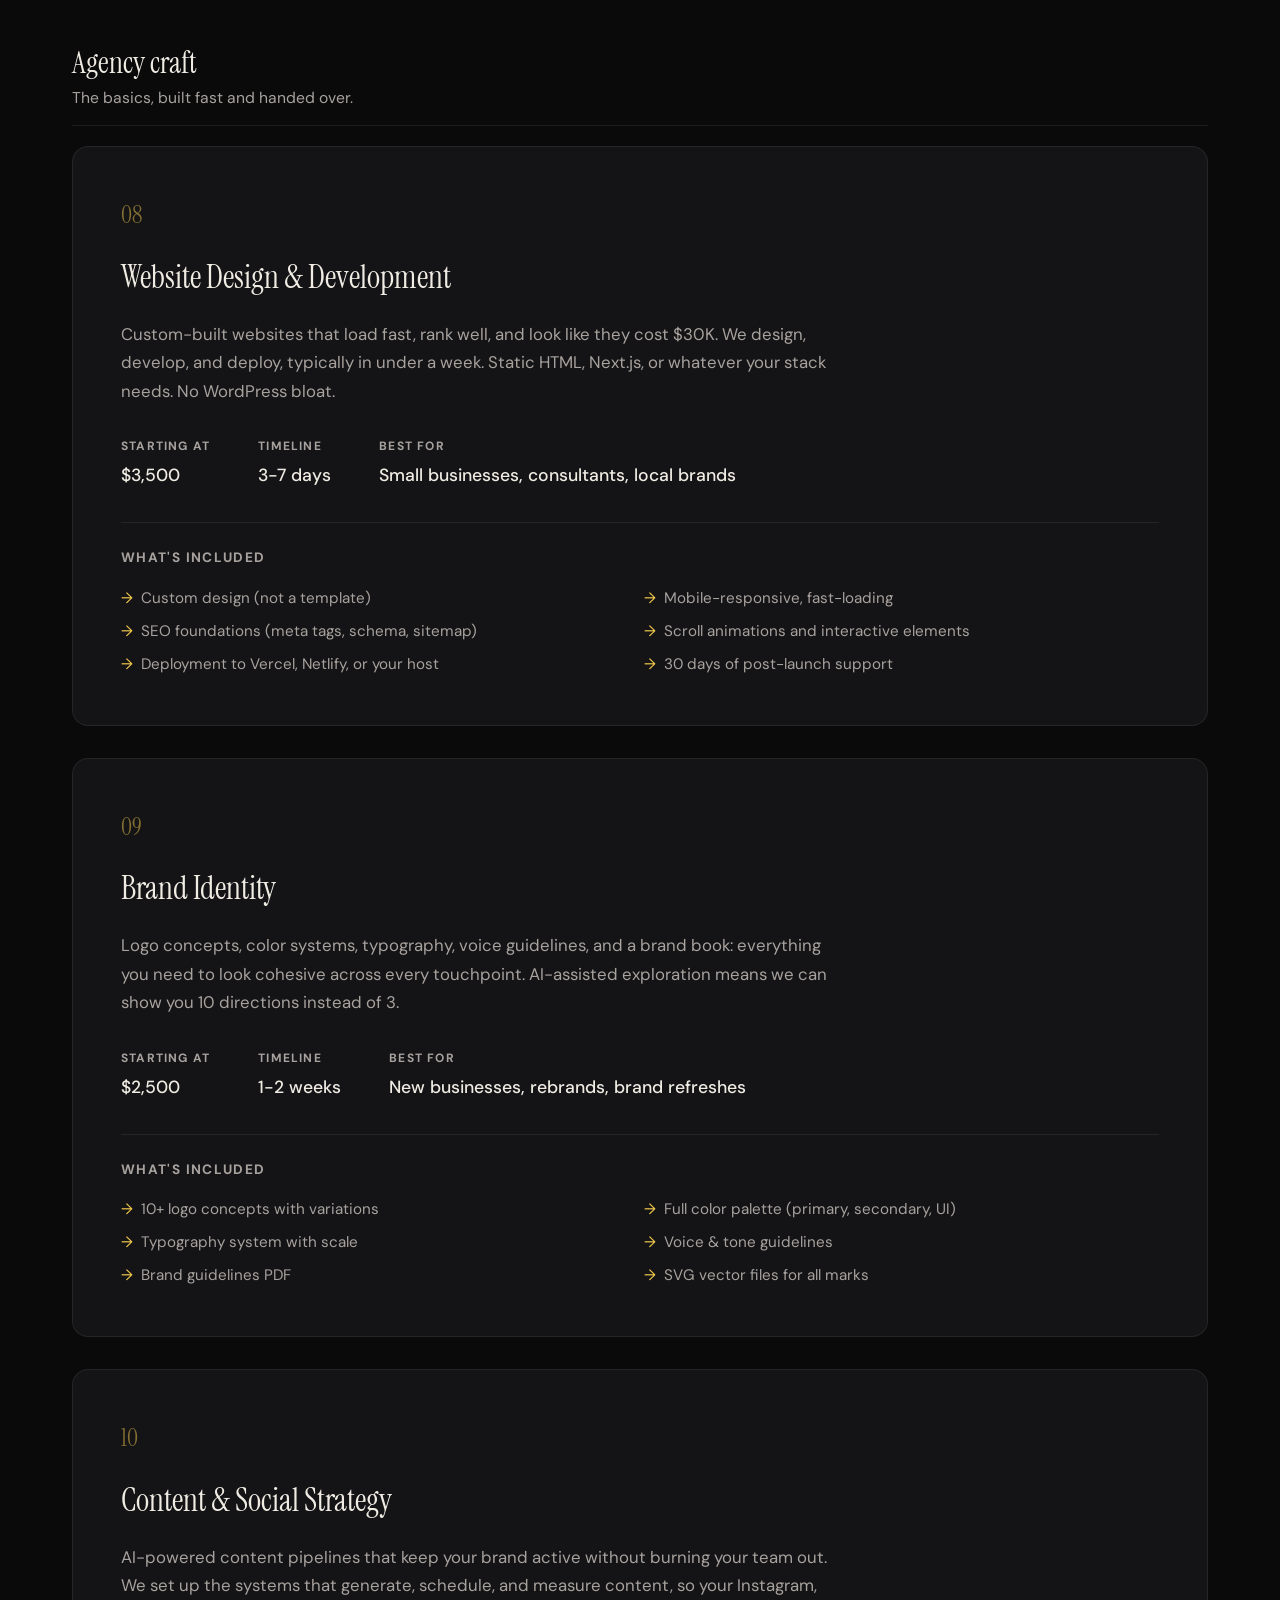
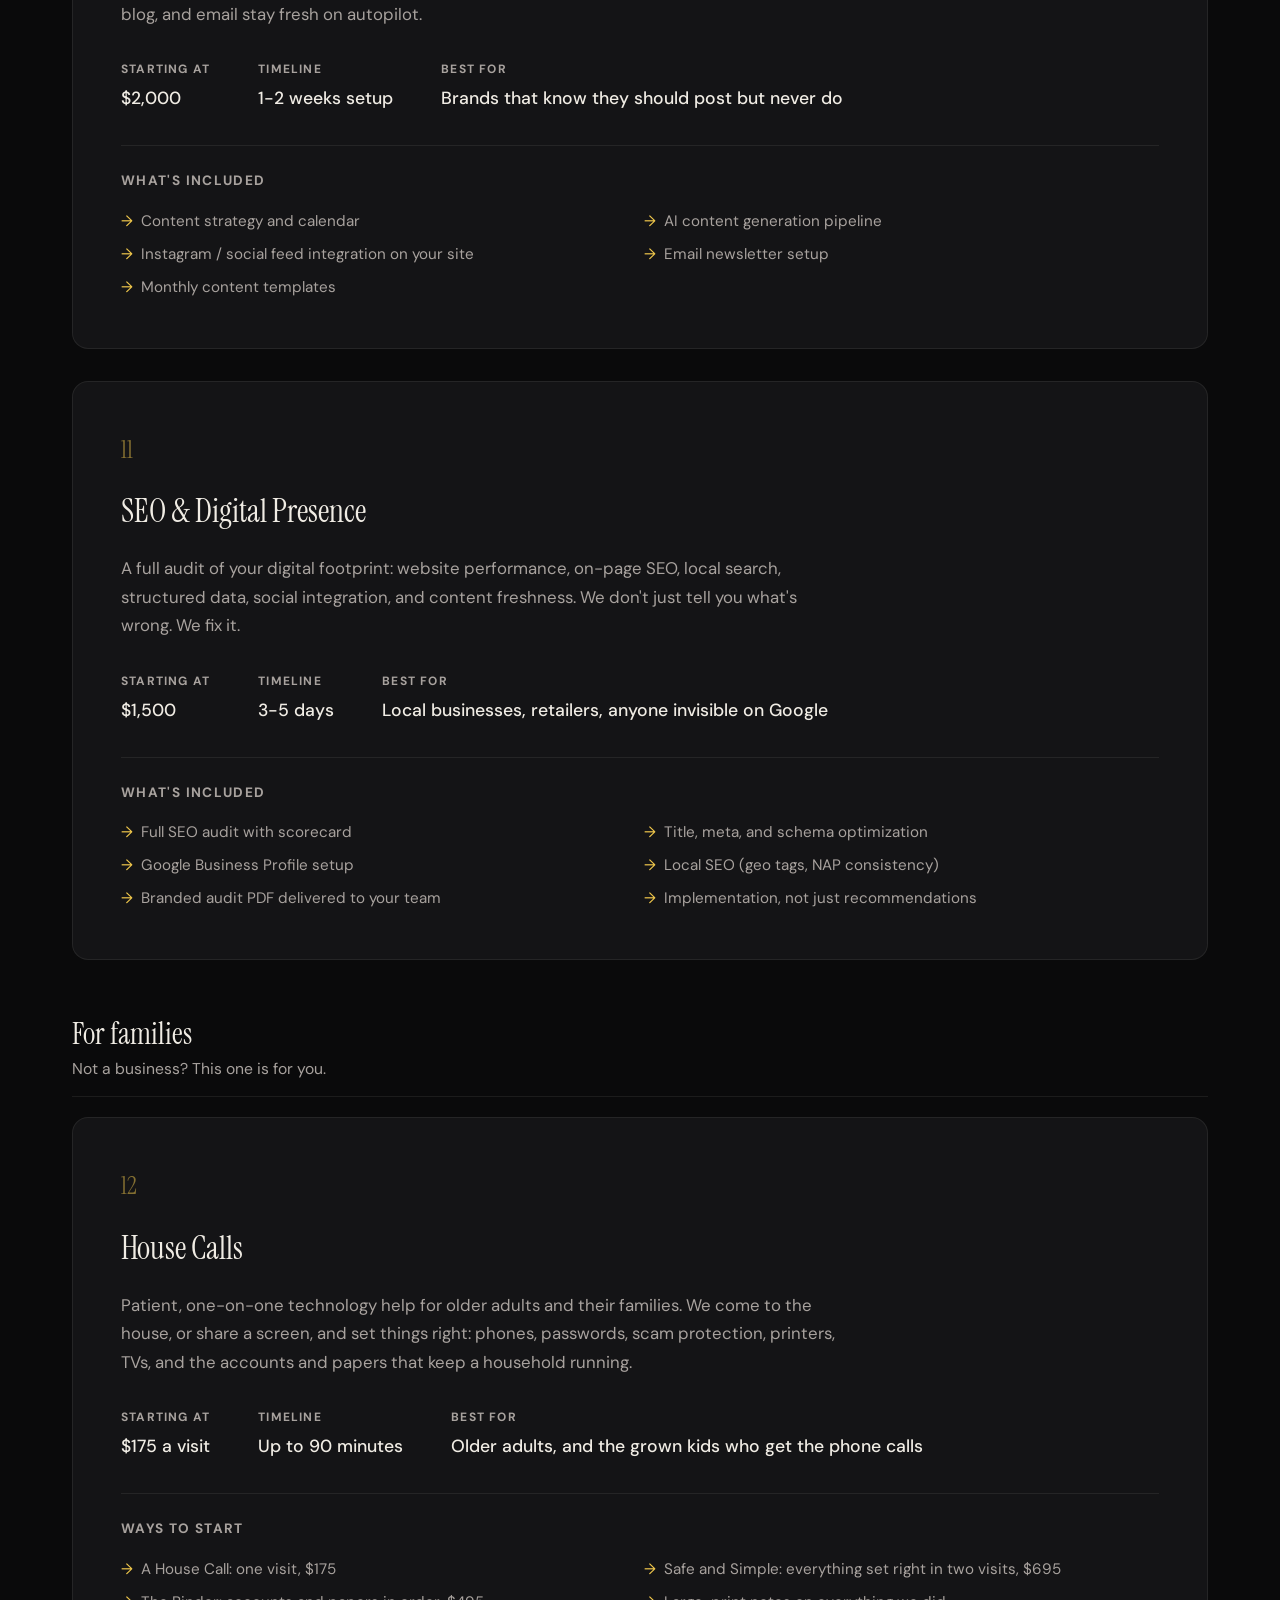
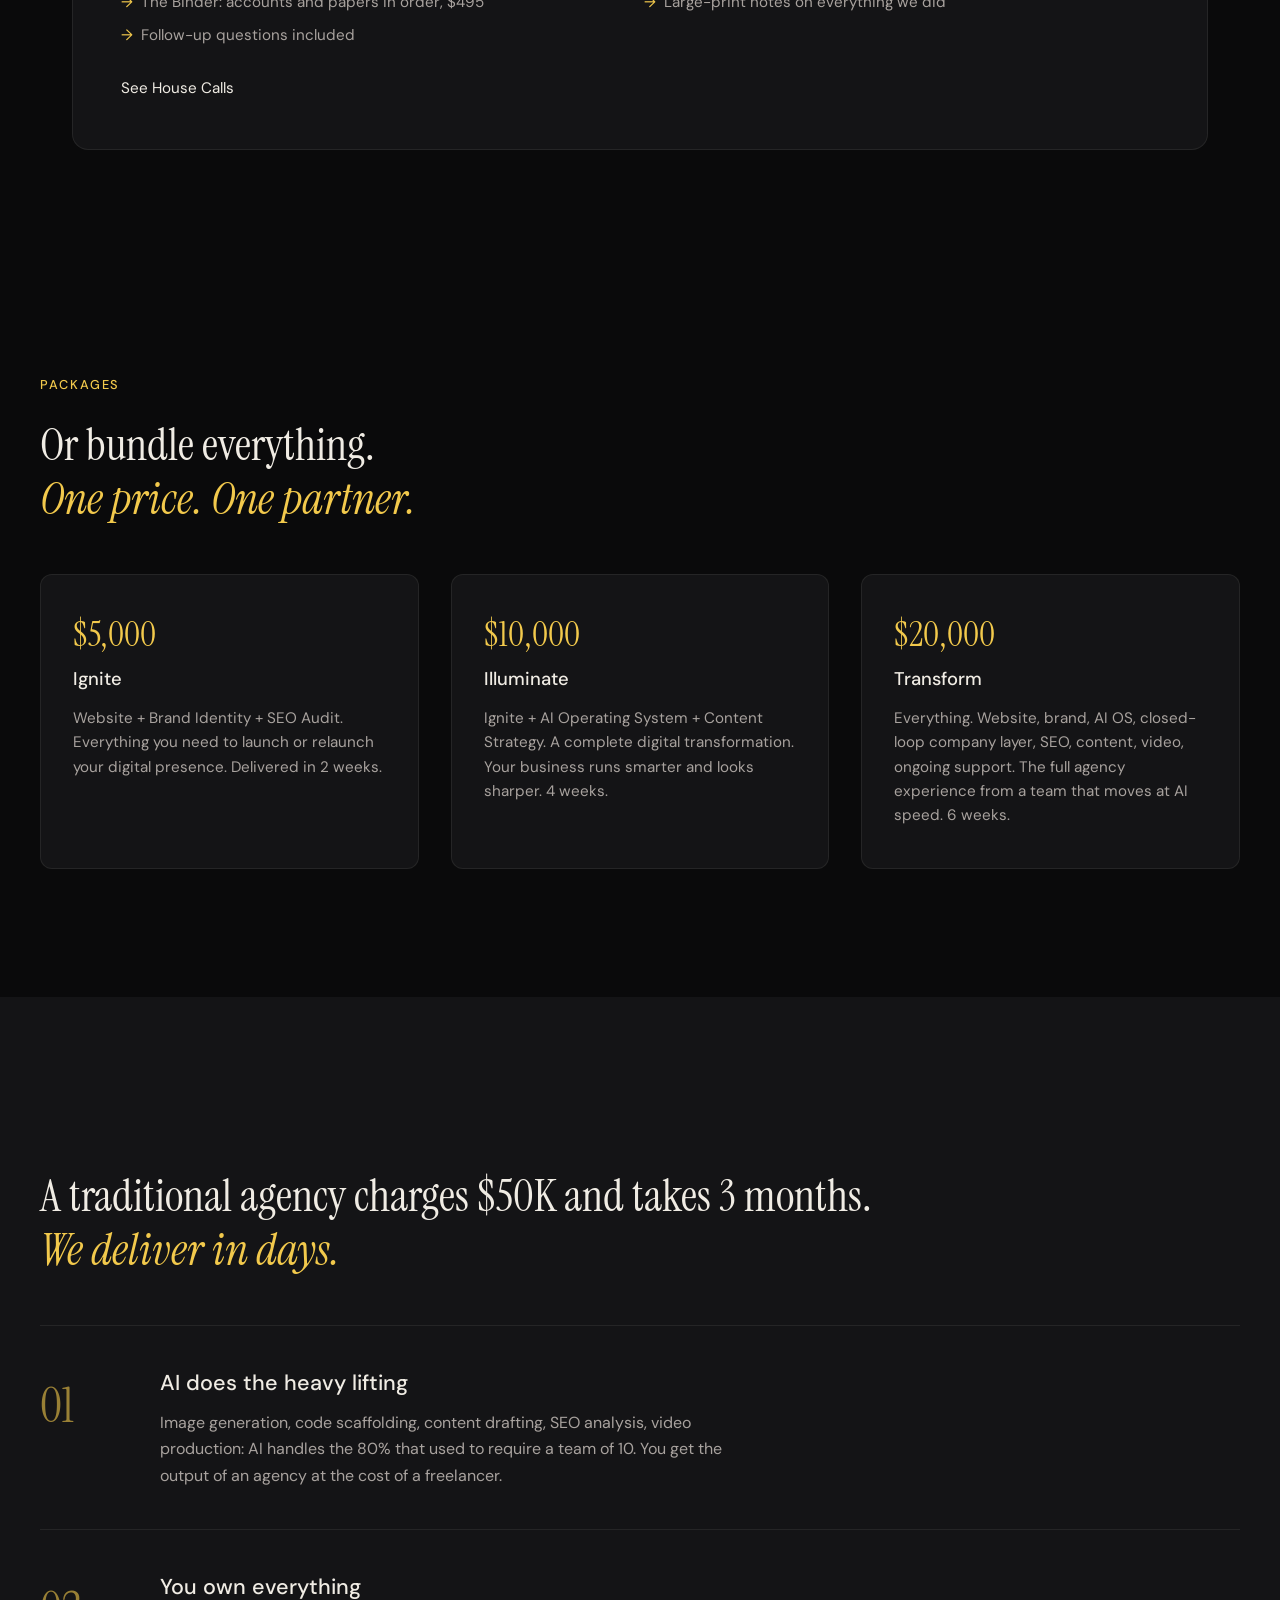
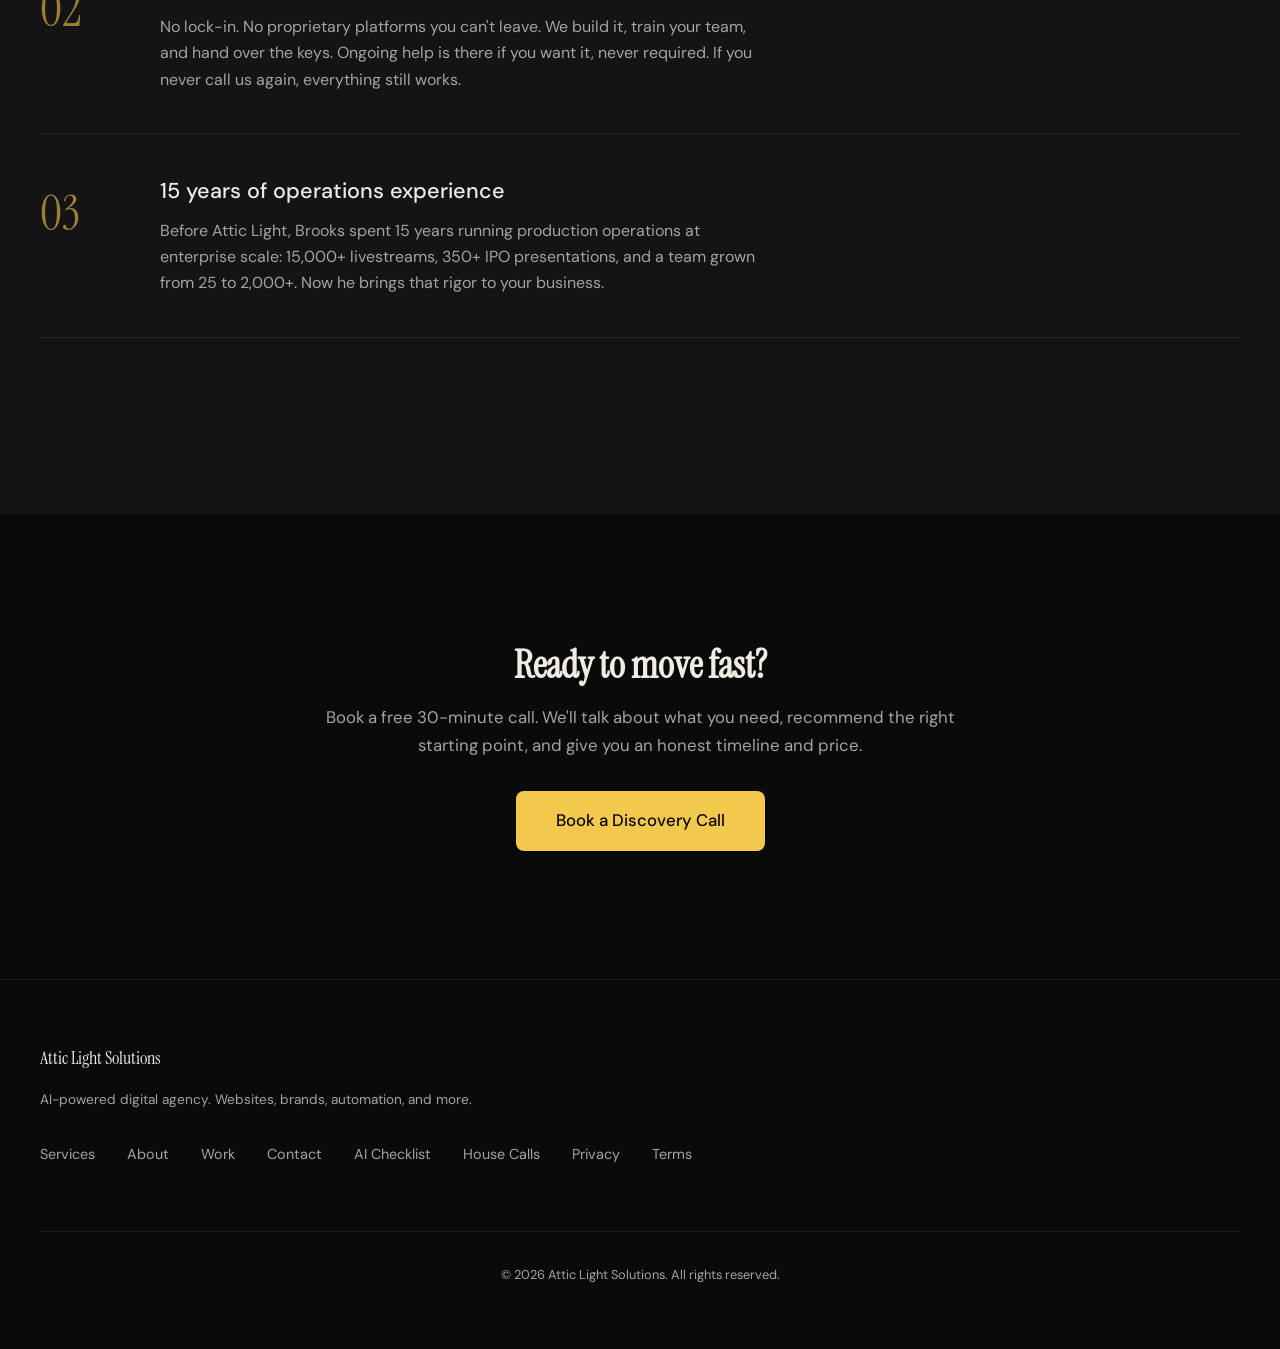
<file: services.html>
<!DOCTYPE html>
<html lang="en">
<head>
    <meta charset="UTF-8">
    <meta name="viewport" content="width=device-width, initial-scale=1.0">
    <meta name="theme-color" content="#0a0a0b">
    <title>Services and Pricing - Attic Light Solutions</title>
    <meta name="description" content="AI audits, business connectors, and operating systems at fixed prices, plus live production and agency work when the project calls for it. Every price is listed.">
    <link rel="icon" type="image/x-icon" href="favicon.ico">
    <link rel="icon" type="image/png" sizes="32x32" href="favicon-32x32.png">
    <link rel="icon" type="image/png" sizes="16x16" href="favicon-16x16.png">
    <link rel="apple-touch-icon" sizes="180x180" href="apple-touch-icon.png">
    <meta property="og:title" content="Services and Pricing - Attic Light Solutions">
    <meta property="og:description" content="AI audits, business connectors, and operating systems at fixed prices, plus live production and agency work when the project calls for it. Every price is listed.">
    <meta property="og:image" content="https://atticlightsolutions.com/og-image.png">
    <meta property="og:type" content="website">
    <meta property="og:url" content="https://atticlightsolutions.com/services">
    <meta name="twitter:card" content="summary_large_image">
    <meta name="twitter:title" content="Services and Pricing - Attic Light Solutions">
    <meta name="twitter:description" content="AI audits, business connectors, and operating systems at fixed prices, plus live production and agency work when the project calls for it. Every price is listed.">
    <meta name="twitter:image" content="https://atticlightsolutions.com/og-image.png">
    <link rel="preconnect" href="https://fonts.googleapis.com">
    <link rel="preconnect" href="https://fonts.gstatic.com" crossorigin>
    <link href="https://fonts.googleapis.com/css2?family=Instrument+Serif:ital@0;1&family=DM+Sans:ital,opsz,wght@0,9..40,300..700;1,9..40,300..700&display=swap" rel="stylesheet">
    <link rel="stylesheet" href="styles.css?v=20261113">
    <link rel="canonical" href="https://atticlightsolutions.com/services">
</head>
<body>
    <a href="#main" class="skip-link">Skip to content</a>
    <nav class="nav" role="navigation" aria-label="Main navigation">
        <div class="nav-inner">
            <a href="index.html" class="nav-logo">
                <img src="nav-logo.png" alt="" width="36" height="36">
                Attic Light Solutions
            </a>
            <div class="nav-links">
                <a href="services.html" class="active">Services</a>
                <a href="about.html">About</a>
                <a href="work.html">Work</a>
                <a href="house-calls.html">House Calls</a>
                <a href="contact.html" class="nav-cta">Get Started</a>
            </div>
            <button class="nav-toggle" aria-label="Menu">
                <span></span><span></span><span></span>
            </button>
        </div>
    </nav>
    <div class="mobile-menu">
        <a href="services.html">Services</a>
        <a href="about.html">About</a>
        <a href="work.html">Work</a>
        <a href="house-calls.html">House Calls</a>
        <a href="contact.html">Get Started</a>
    </div>

    <main id="main">
        <section class="page-hero">
            <div class="page-hero-inner">
                <div class="hero-label">Services</div>
                <h1>What we install,<br><em>and what it costs.</em></h1>
                <p class="hero-sub">AI systems come first: audits, connectors, and operating systems built around how your team already works. Live production and agency craft are here when the project calls for them. Every price is on this page.</p>
            </div>
        </section>

        <nav class="svc-jump" aria-label="Services on this page">
            <div class="svc-jump-inner"><span>Jump to</span><a href="#audit">Readiness Audit</a><a href="#operating-system">AI Operating System</a><a href="#closed-loop">Closed-Loop Company</a><a href="#talk-to-your-business">Talk to Your Business</a><a href="#ip-companion">AI Companion for Your IP</a><a href="#livestream">Livestream Production</a><a href="#video">Video and Animation</a><a href="#websites">Websites</a><a href="#brand">Brand Identity</a><a href="#content">Content and Social</a><a href="#seo">SEO</a><a href="#house-calls">House Calls</a><a href="#packages">Packages</a></div>
        </nav>

        <!-- ===== SERVICE BLOCKS ===== -->
        <section class="services-detail">

            <div class="sb-group"><span>AI systems</span>Where most engagements start.</div>

            <div class="service-block" id="audit">
                <div class="sb-header">
                    <span class="sb-num">01</span>
                    <div class="sb-badge">Start Here</div>
                </div>
                <h2>AI Readiness Audit</h2>
                <p class="sb-desc">Not sure where AI actually pays off in your business? A one-week diagnostic that follows the hours, not the hype. We map where your team's time goes, which workflows are worth automating first, what data you already have that nobody is using, and what to leave alone. You get a scored roadmap with honest estimates. Build it with us, build it yourself, or put it in a drawer. It's yours either way.</p>
                <div class="sb-details">
                    <div class="sb-detail">
                        <strong>Starting At</strong>
                        <span>$1,500</span>
                    </div>
                    <div class="sb-detail">
                        <strong>Timeline</strong>
                        <span>5 days</span>
                    </div>
                    <div class="sb-detail">
                        <strong>Best For</strong>
                        <span>Owners who want a straight answer before spending real money on AI</span>
                    </div>
                </div>
                <div class="sb-includes">
                    <h3>What's included</h3>
                    <ul>
                        <li>Two working sessions with you and the people who do the work</li>
                        <li>Time audit: where the repetitive hours actually go, by role</li>
                        <li>Data inventory: what you already capture (books, CRM, inbox, calls) and what is leaking</li>
                        <li>Ranked shortlist of the 3-5 automations with the fastest payback</li>
                        <li>Scored roadmap with realistic timelines, costs, and what to skip</li>
                        <li>Tool recommendations without vendor kickbacks</li>
                        <li>Full credit toward any build we do together within 90 days</li>
                    </ul>
                </div>
            </div>

            <div class="service-block" id="operating-system">
                <div class="sb-header">
                    <span class="sb-num">02</span>
                    <div class="sb-badge">Flagship</div>
                </div>
                <h2>AI Operating System</h2>
                <p class="sb-desc">A custom AI system installed directly into your business: automated briefings, smart workflows, and intelligent tools configured for your specific data and processes. The system that replaces 3-5 SaaS subscriptions and gives you hours back every day.</p>
                <div class="sb-details">
                    <div class="sb-detail">
                        <strong>Starting At</strong>
                        <span>$5,000</span>
                    </div>
                    <div class="sb-detail">
                        <strong>Timeline</strong>
                        <span>2-4 weeks</span>
                    </div>
                    <div class="sb-detail">
                        <strong>Best For</strong>
                        <span>Businesses drowning in repetitive tasks</span>
                    </div>
                </div>
                <div class="sb-includes">
                    <h3>What's included</h3>
                    <ul>
                        <li>Workflow audit (find the 3-5 highest-leverage automation points)</li>
                        <li>Custom AI agents and pipelines</li>
                        <li>Dashboard for monitoring and control</li>
                        <li>Evaluation harness: a scored test suite so you can prove the system still works after every change, instead of hoping</li>
                        <li>Team training (hands-on, not a slide deck)</li>
                        <li>30 days of post-launch support</li>
                        <li>You own everything. No lock-in</li>
                    </ul>
                </div>
            </div>

            <div class="service-block" id="closed-loop">
                <div class="sb-header">
                    <span class="sb-num">03</span>
                    <div class="sb-badge">New</div>
                </div>
                <h2>Closed-Loop Company</h2>
                <p class="sb-desc">The best AI-native teams have made their whole company queryable: every meeting, ticket, customer conversation, and decision lands in one place an AI layer can read, reason across, and learn from. Most companies run open loop. You make a call, then check on it weeks later, if at all. We wire your existing tools into a single memory layer that watches what is happening against what should be happening, flags the drift, and answers any question about your business in plain language. No new dashboard. A system that turns your own artifacts into a self-improving loop.</p>
                <div class="sb-details">
                    <div class="sb-detail">
                        <strong>Starting At</strong>
                        <span>$7,500</span>
                    </div>
                    <div class="sb-detail">
                        <strong>Timeline</strong>
                        <span>3-6 weeks</span>
                    </div>
                    <div class="sb-detail">
                        <strong>Best For</strong>
                        <span>Teams of 5-50 whose knowledge lives in Slack, Notion, Linear, GitHub, and call recordings</span>
                    </div>
                </div>
                <div class="sb-includes">
                    <h3>What's included</h3>
                    <ul>
                        <li>Context audit: where decisions, conversations, and commitments actually live today, and what never gets written down</li>
                        <li>Capture layer: meetings, tickets, support threads, CRM notes, and docs flow into one structured, searchable store (we do the integration work so you don't)</li>
                        <li>One AI layer over all of it: ask anything about your company in Slack, Claude, or wherever your team already works</li>
                        <li>Closed-loop monitors: what should be happening versus what is, with flags when a build drifts from the spec, a customer goes quiet, or a plan slips</li>
                        <li>Decision-to-spec: turns a meeting into an executable brief your team, or your agents, can run</li>
                        <li>Memory that learns: correct it once and the correction becomes the baseline for every answer after</li>
                        <li>Evaluation harness so you can prove it still works after every change</li>
                        <li>Team training, 30 days of post-launch support, and you own everything. No lock-in</li>
                    </ul>
                </div>
            </div>

            <div class="service-block" id="talk-to-your-business">
                <div class="sb-header">
                    <span class="sb-num">04</span>
                </div>
                <h2>Talk to Your Business</h2>
                <p class="sb-desc">Your books, your store, your payroll, your CRM, inside Claude, with an assistant that already knows your business. Ask why margin dipped last quarter, which vendor costs crept up, or what the calendar looks like next month, and get an answer grounded in your real numbers. It remembers what you teach it. Correct how it frames something once and that becomes the baseline for every answer after. This is the system we run for a 150-year-old general store in Vermont.</p>
                <div class="sb-details">
                    <div class="sb-detail">
                        <strong>Starting At</strong>
                        <span>$4,000</span>
                    </div>
                    <div class="sb-detail">
                        <strong>Timeline</strong>
                        <span>2 weeks</span>
                    </div>
                    <div class="sb-detail">
                        <strong>Best For</strong>
                        <span>Owner-operators with QuickBooks, Shopify, or a CRM they never have time to read</span>
                    </div>
                </div>
                <div class="sb-includes">
                    <h3>What's included</h3>
                    <ul>
                        <li>Private connector to your live systems (QuickBooks, Shopify, Gusto, HubSpot, Google Workspace, and more)</li>
                        <li>Read-only by default. Nothing gets changed without you</li>
                        <li>Shared memory: the assistant learns your history, seasons, and which numbers to trust</li>
                        <li>Works inside Claude on desktop and phone. No new app to learn</li>
                        <li>Optional scheduled reports: a weekly check on inventory, cash, or vendor costs</li>
                        <li>Repair of broken integrations we find along the way (a payroll sync, a stale export)</li>
                        <li>Training for every owner who will use it, and you own the connector</li>
                    </ul>
                </div>
            </div>

            <div class="service-block" id="ip-companion">
                <div class="sb-header">
                    <span class="sb-num">05</span>
                </div>
                <h2>AI Companion for Your IP</h2>
                <p class="sb-desc">You wrote the book, built the framework, or taught the method. We turn it into an interactive AI product your audience can actually use: one that applies your ideas to the problem in front of them, in your voice, with your original material untouched. Built with the author's blessing, shaped by the author's notes. The first one we made shipped eleven days after the first email and went through seven versions in the six weeks after.</p>
                <div class="sb-details">
                    <div class="sb-detail">
                        <strong>Starting At</strong>
                        <span>$5,000 or revenue share</span>
                    </div>
                    <div class="sb-detail">
                        <strong>Timeline</strong>
                        <span>2 weeks to first version</span>
                    </div>
                    <div class="sb-detail">
                        <strong>Best For</strong>
                        <span>Authors, coaches, and framework owners with a body of work and an audience</span>
                    </div>
                </div>
                <div class="sb-includes">
                    <h3>What's included</h3>
                    <ul>
                        <li>Product design around how your ideas are meant to be used, not a generic chatbot</li>
                        <li>Your text, art, and exercises as the source. Nothing paraphrased into mush</li>
                        <li>Guided modes: quick answer, deep session, or one idea at a time</li>
                        <li>Shareable sessions and printable summaries your readers can keep</li>
                        <li>Session memory so a returning reader picks up where they left off</li>
                        <li>Weekly versions shaped by your feedback for the first six weeks</li>
                        <li>Licensing terms that keep the IP yours: flat build fee or a share of revenue</li>
                    </ul>
                </div>
            </div>

            <div class="sb-group"><span>Live production and video</span>Fifteen years of events where nothing could go wrong.</div>

            <div class="service-block" id="livestream">
                <div class="sb-header">
                    <span class="sb-num">06</span>
                </div>
                <h2>Investor Day & Livestream Production</h2>
                <p class="sb-desc">Earnings calls, IPO roadshows, investor days, town halls, and product launches where nothing can go wrong. Before Attic Light, our founder directed global production operations behind 15,000+ livestreams and 350+ IPO presentations for banks and public companies. We bring that playbook to your event: redundant signal paths, rehearsed run-of-show, and a team that has seen every failure mode. Now with AI handling the prep, the captions, and the cutdowns the next morning.</p>
                <div class="sb-details">
                    <div class="sb-detail">
                        <strong>Starting At</strong>
                        <span>$10,000</span>
                    </div>
                    <div class="sb-detail">
                        <strong>Timeline</strong>
                        <span>2-6 weeks lead time</span>
                    </div>
                    <div class="sb-detail">
                        <strong>Best For</strong>
                        <span>Public companies, banks, funds, and agencies with a high-stakes event on the calendar</span>
                    </div>
                </div>
                <div class="sb-includes">
                    <h3>What's included</h3>
                    <ul>
                        <li>Show design and run-of-show, rehearsed with your speakers</li>
                        <li>Studio, on-site, or hybrid production with redundant encoding and backup paths</li>
                        <li>Microsite, registration, and Q&A built to your compliance requirements</li>
                        <li>Live captions, real-time transcript, and same-day highlight cuts</li>
                        <li>Presenter coaching for executives who don't do this every week</li>
                        <li>Post-event analytics and an archive page that keeps working after the stream ends</li>
                        <li>One producer accountable end to end. No handoffs between vendors</li>
                    </ul>
                </div>
            </div>

            <div class="service-block" id="video">
                <div class="sb-header">
                    <span class="sb-num">07</span>
                </div>
                <h2>Video Production & Animation</h2>
                <p class="sb-desc">From scroll-driven product animations to full video production pipelines. We use AI to generate, edit, and deploy video content at a fraction of the traditional cost and timeline.</p>
                <div class="sb-details">
                    <div class="sb-detail">
                        <strong>Starting At</strong>
                        <span>$2,000</span>
                    </div>
                    <div class="sb-detail">
                        <strong>Timeline</strong>
                        <span>1-5 days</span>
                    </div>
                    <div class="sb-detail">
                        <strong>Best For</strong>
                        <span>Product brands, agencies, event companies</span>
                    </div>
                </div>
                <div class="sb-includes">
                    <h3>What's included</h3>
                    <ul>
                        <li>Apple-style scroll-driven animations</li>
                        <li>AI-generated product photography and video</li>
                        <li>StoryScale OS for automated video editing</li>
                        <li>Social video cutdowns</li>
                        <li>Full deployment and integration</li>
                    </ul>
                </div>
            </div>

            <div class="sb-group"><span>Agency craft</span>The basics, built fast and handed over.</div>

            <div class="service-block" id="websites">
                <div class="sb-header">
                    <span class="sb-num">08</span>
                </div>
                <h2>Website Design & Development</h2>
                <p class="sb-desc">Custom-built websites that load fast, rank well, and look like they cost $30K. We design, develop, and deploy, typically in under a week. Static HTML, Next.js, or whatever your stack needs. No WordPress bloat.</p>
                <div class="sb-details">
                    <div class="sb-detail">
                        <strong>Starting At</strong>
                        <span>$3,500</span>
                    </div>
                    <div class="sb-detail">
                        <strong>Timeline</strong>
                        <span>3-7 days</span>
                    </div>
                    <div class="sb-detail">
                        <strong>Best For</strong>
                        <span>Small businesses, consultants, local brands</span>
                    </div>
                </div>
                <div class="sb-includes">
                    <h3>What's included</h3>
                    <ul>
                        <li>Custom design (not a template)</li>
                        <li>Mobile-responsive, fast-loading</li>
                        <li>SEO foundations (meta tags, schema, sitemap)</li>
                        <li>Scroll animations and interactive elements</li>
                        <li>Deployment to Vercel, Netlify, or your host</li>
                        <li>30 days of post-launch support</li>
                    </ul>
                </div>
            </div>

            <div class="service-block" id="brand">
                <div class="sb-header">
                    <span class="sb-num">09</span>
                </div>
                <h2>Brand Identity</h2>
                <p class="sb-desc">Logo concepts, color systems, typography, voice guidelines, and a brand book: everything you need to look cohesive across every touchpoint. AI-assisted exploration means we can show you 10 directions instead of 3.</p>
                <div class="sb-details">
                    <div class="sb-detail">
                        <strong>Starting At</strong>
                        <span>$2,500</span>
                    </div>
                    <div class="sb-detail">
                        <strong>Timeline</strong>
                        <span>1-2 weeks</span>
                    </div>
                    <div class="sb-detail">
                        <strong>Best For</strong>
                        <span>New businesses, rebrands, brand refreshes</span>
                    </div>
                </div>
                <div class="sb-includes">
                    <h3>What's included</h3>
                    <ul>
                        <li>10+ logo concepts with variations</li>
                        <li>Full color palette (primary, secondary, UI)</li>
                        <li>Typography system with scale</li>
                        <li>Voice & tone guidelines</li>
                        <li>Brand guidelines PDF</li>
                        <li>SVG vector files for all marks</li>
                    </ul>
                </div>
            </div>

            <div class="service-block" id="content">
                <div class="sb-header">
                    <span class="sb-num">10</span>
                </div>
                <h2>Content & Social Strategy</h2>
                <p class="sb-desc">AI-powered content pipelines that keep your brand active without burning your team out. We set up the systems that generate, schedule, and measure content, so your Instagram, blog, and email stay fresh on autopilot.</p>
                <div class="sb-details">
                    <div class="sb-detail">
                        <strong>Starting At</strong>
                        <span>$2,000</span>
                    </div>
                    <div class="sb-detail">
                        <strong>Timeline</strong>
                        <span>1-2 weeks setup</span>
                    </div>
                    <div class="sb-detail">
                        <strong>Best For</strong>
                        <span>Brands that know they should post but never do</span>
                    </div>
                </div>
                <div class="sb-includes">
                    <h3>What's included</h3>
                    <ul>
                        <li>Content strategy and calendar</li>
                        <li>AI content generation pipeline</li>
                        <li>Instagram / social feed integration on your site</li>
                        <li>Email newsletter setup</li>
                        <li>Monthly content templates</li>
                    </ul>
                </div>
            </div>

            <div class="service-block" id="seo">
                <div class="sb-header">
                    <span class="sb-num">11</span>
                </div>
                <h2>SEO & Digital Presence</h2>
                <p class="sb-desc">A full audit of your digital footprint: website performance, on-page SEO, local search, structured data, social integration, and content freshness. We don't just tell you what's wrong. We fix it.</p>
                <div class="sb-details">
                    <div class="sb-detail">
                        <strong>Starting At</strong>
                        <span>$1,500</span>
                    </div>
                    <div class="sb-detail">
                        <strong>Timeline</strong>
                        <span>3-5 days</span>
                    </div>
                    <div class="sb-detail">
                        <strong>Best For</strong>
                        <span>Local businesses, retailers, anyone invisible on Google</span>
                    </div>
                </div>
                <div class="sb-includes">
                    <h3>What's included</h3>
                    <ul>
                        <li>Full SEO audit with scorecard</li>
                        <li>Title, meta, and schema optimization</li>
                        <li>Google Business Profile setup</li>
                        <li>Local SEO (geo tags, NAP consistency)</li>
                        <li>Branded audit PDF delivered to your team</li>
                        <li>Implementation, not just recommendations</li>
                    </ul>
                </div>
            </div>

            <div class="sb-group"><span>For families</span>Not a business? This one is for you.</div>

            <div class="service-block" id="house-calls">
                <div class="sb-header">
                    <span class="sb-num">12</span>
                </div>
                <h2>House Calls</h2>
                <p class="sb-desc">Patient, one-on-one technology help for older adults and their families. We come to the house, or share a screen, and set things right: phones, passwords, scam protection, printers, TVs, and the accounts and papers that keep a household running.</p>
                <div class="sb-details">
                    <div class="sb-detail">
                        <strong>Starting At</strong>
                        <span>$175 a visit</span>
                    </div>
                    <div class="sb-detail">
                        <strong>Timeline</strong>
                        <span>Up to 90 minutes</span>
                    </div>
                    <div class="sb-detail">
                        <strong>Best For</strong>
                        <span>Older adults, and the grown kids who get the phone calls</span>
                    </div>
                </div>
                <div class="sb-includes">
                    <h3>Ways to start</h3>
                    <ul>
                        <li>A House Call: one visit, $175</li>
                        <li>Safe and Simple: everything set right in two visits, $695</li>
                        <li>The Binder: accounts and papers in order, $495</li>
                        <li>Large-print notes on everything we did</li>
                        <li>Follow-up questions included</li>
                    </ul>
                </div>
                <a href="house-calls.html" class="text-link" style="display:inline-block;margin-top:1.75rem">See House Calls</a>
            </div>
        </section>

        <!-- ===== PACKAGES ===== -->
        <section class="problem" id="packages">
            <div class="problem-inner">
                <div class="problem-label">Packages</div>
                <h2>Or bundle everything.<br><em>One price. One partner.</em></h2>
                <div class="problem-grid">
                    <div class="problem-card">
                        <div class="pc-price">$5,000</div>
                        <h3>Ignite</h3>
                        <p>Website + Brand Identity + SEO Audit. Everything you need to launch or relaunch your digital presence. Delivered in 2 weeks.</p>
                    </div>
                    <div class="problem-card">
                        <div class="pc-price">$10,000</div>
                        <h3>Illuminate</h3>
                        <p>Ignite + AI Operating System + Content Strategy. A complete digital transformation. Your business runs smarter and looks sharper. 4 weeks.</p>
                    </div>
                    <div class="problem-card">
                        <div class="pc-price">$20,000</div>
                        <h3>Transform</h3>
                        <p>Everything. Website, brand, AI OS, closed-loop company layer, SEO, content, video, ongoing support. The full agency experience from a team that moves at AI speed. 6 weeks.</p>
                    </div>
                </div>
            </div>
        </section>

        <!-- ===== HOW WE'RE DIFFERENT ===== -->
        <section class="solution">
            <div class="solution-inner">
                <div class="solution-label">Why Us</div>
                <h2>A traditional agency charges $50K and takes 3 months.<br><em>We deliver in days.</em></h2>
                <div class="steps">
                    <div class="step">
                        <div class="step-num">01</div>
                        <div class="step-content">
                            <h3>AI does the heavy lifting</h3>
                            <p>Image generation, code scaffolding, content drafting, SEO analysis, video production: AI handles the 80% that used to require a team of 10. You get the output of an agency at the cost of a freelancer.</p>
                        </div>
                    </div>
                    <div class="step">
                        <div class="step-num">02</div>
                        <div class="step-content">
                            <h3>You own everything</h3>
                            <p>No lock-in. No proprietary platforms you can't leave. We build it, train your team, and hand over the keys. Ongoing help is there if you want it, never required. If you never call us again, everything still works.</p>
                        </div>
                    </div>
                    <div class="step">
                        <div class="step-num">03</div>
                        <div class="step-content">
                            <h3>15 years of operations experience</h3>
                            <p>Before Attic Light, Brooks spent 15 years running production operations at enterprise scale: 15,000+ livestreams, 350+ IPO presentations, and a team grown from 25 to 2,000+. Now he brings that rigor to your business.</p>
                        </div>
                    </div>
                </div>
            </div>
        </section>

        <section class="cta-section">
            <div class="cta-inner">
                <h2>Ready to move fast?</h2>
                <p>Book a free 30-minute call. We'll talk about what you need, recommend the right starting point, and give you an honest timeline and price.</p>
                <a href="contact.html" class="btn btn-primary btn-lg">Book a Discovery Call</a>
            </div>
        </section>
    </main>

    <footer class="footer">
        <div class="footer-inner">
            <div class="footer-brand">
                Attic Light Solutions
                <p class="footer-tagline">AI-powered digital agency. Websites, brands, automation, and more.</p>
            </div>
            <div class="footer-links"><a href="services.html">Services</a><a href="about.html">About</a><a href="work.html">Work</a><a href="contact.html">Contact</a><a href="checklist.html">AI Checklist</a><a href="house-calls.html">House Calls</a><a href="privacy.html">Privacy</a><a href="terms.html">Terms</a></div>
            <div class="footer-copy">&copy; 2026 Attic Light Solutions. All rights reserved.</div>
        </div>
    </footer>
    <aside class="sticky-cta" id="stickyCta" aria-label="Book a call">
        <div class="sticky-cta-inner">
            <span>Ready to move fast?</span>
            <a href="contact.html" class="btn btn-primary btn-sm">Book a Free Call</a>
        </div>
    </aside>
    <script type="application/ld+json">
{
    "@context": "https://schema.org",
    "@type": "OfferCatalog",
    "name": "Attic Light Solutions services",
    "url": "https://atticlightsolutions.com/services",
    "provider": {
        "@type": "ProfessionalService",
        "name": "Attic Light Solutions",
        "url": "https://atticlightsolutions.com"
    },
    "itemListElement": [
        {
            "@type": "Offer",
            "itemOffered": {
                "@type": "Service",
                "name": "AI Readiness Audit",
                "description": "Not sure where AI actually pays off in your business? A one-week diagnostic that follows the hours, not the hype.",
                "url": "https://atticlightsolutions.com/services#audit"
            },
            "priceSpecification": {
                "@type": "PriceSpecification",
                "priceCurrency": "USD",
                "minPrice": "1500"
            }
        },
        {
            "@type": "Offer",
            "itemOffered": {
                "@type": "Service",
                "name": "AI Operating System",
                "description": "A custom AI system installed directly into your business: automated briefings, smart workflows, and intelligent tools configured for your specific data and processes.",
                "url": "https://atticlightsolutions.com/services#operating-system"
            },
            "priceSpecification": {
                "@type": "PriceSpecification",
                "priceCurrency": "USD",
                "minPrice": "5000"
            }
        },
        {
            "@type": "Offer",
            "itemOffered": {
                "@type": "Service",
                "name": "Closed-Loop Company",
                "description": "The best AI-native teams have made their whole company queryable: every meeting, ticket, customer conversation, and decision lands in one place an AI layer can read, reason across, and learn from.",
                "url": "https://atticlightsolutions.com/services#closed-loop"
            },
            "priceSpecification": {
                "@type": "PriceSpecification",
                "priceCurrency": "USD",
                "minPrice": "7500"
            }
        },
        {
            "@type": "Offer",
            "itemOffered": {
                "@type": "Service",
                "name": "Talk to Your Business",
                "description": "Your books, your store, your payroll, your CRM, inside Claude, with an assistant that already knows your business.",
                "url": "https://atticlightsolutions.com/services#talk-to-your-business"
            },
            "priceSpecification": {
                "@type": "PriceSpecification",
                "priceCurrency": "USD",
                "minPrice": "4000"
            }
        },
        {
            "@type": "Offer",
            "itemOffered": {
                "@type": "Service",
                "name": "AI Companion for Your IP",
                "description": "You wrote the book, built the framework, or taught the method.",
                "url": "https://atticlightsolutions.com/services#ip-companion"
            },
            "priceSpecification": {
                "@type": "PriceSpecification",
                "priceCurrency": "USD",
                "minPrice": "5000"
            }
        },
        {
            "@type": "Offer",
            "itemOffered": {
                "@type": "Service",
                "name": "Investor Day & Livestream Production",
                "description": "Earnings calls, IPO roadshows, investor days, town halls, and product launches where nothing can go wrong.",
                "url": "https://atticlightsolutions.com/services#livestream"
            },
            "priceSpecification": {
                "@type": "PriceSpecification",
                "priceCurrency": "USD",
                "minPrice": "10000"
            }
        },
        {
            "@type": "Offer",
            "itemOffered": {
                "@type": "Service",
                "name": "Video Production & Animation",
                "description": "From scroll-driven product animations to full video production pipelines.",
                "url": "https://atticlightsolutions.com/services#video"
            },
            "priceSpecification": {
                "@type": "PriceSpecification",
                "priceCurrency": "USD",
                "minPrice": "2000"
            }
        },
        {
            "@type": "Offer",
            "itemOffered": {
                "@type": "Service",
                "name": "Website Design & Development",
                "description": "Custom-built websites that load fast, rank well, and look like they cost $30K.",
                "url": "https://atticlightsolutions.com/services#websites"
            },
            "priceSpecification": {
                "@type": "PriceSpecification",
                "priceCurrency": "USD",
                "minPrice": "3500"
            }
        },
        {
            "@type": "Offer",
            "itemOffered": {
                "@type": "Service",
                "name": "Brand Identity",
                "description": "Logo concepts, color systems, typography, voice guidelines, and a brand book: everything you need to look cohesive across every touchpoint.",
                "url": "https://atticlightsolutions.com/services#brand"
            },
            "priceSpecification": {
                "@type": "PriceSpecification",
                "priceCurrency": "USD",
                "minPrice": "2500"
            }
        },
        {
            "@type": "Offer",
            "itemOffered": {
                "@type": "Service",
                "name": "Content & Social Strategy",
                "description": "AI-powered content pipelines that keep your brand active without burning your team out.",
                "url": "https://atticlightsolutions.com/services#content"
            },
            "priceSpecification": {
                "@type": "PriceSpecification",
                "priceCurrency": "USD",
                "minPrice": "2000"
            }
        },
        {
            "@type": "Offer",
            "itemOffered": {
                "@type": "Service",
                "name": "SEO & Digital Presence",
                "description": "A full audit of your digital footprint: website performance, on-page SEO, local search, structured data, social integration, and content freshness.",
                "url": "https://atticlightsolutions.com/services#seo"
            },
            "priceSpecification": {
                "@type": "PriceSpecification",
                "priceCurrency": "USD",
                "minPrice": "1500"
            }
        }
    ]
}
    </script>
    <script src="main.js"></script>
</body>
</html>
</file>
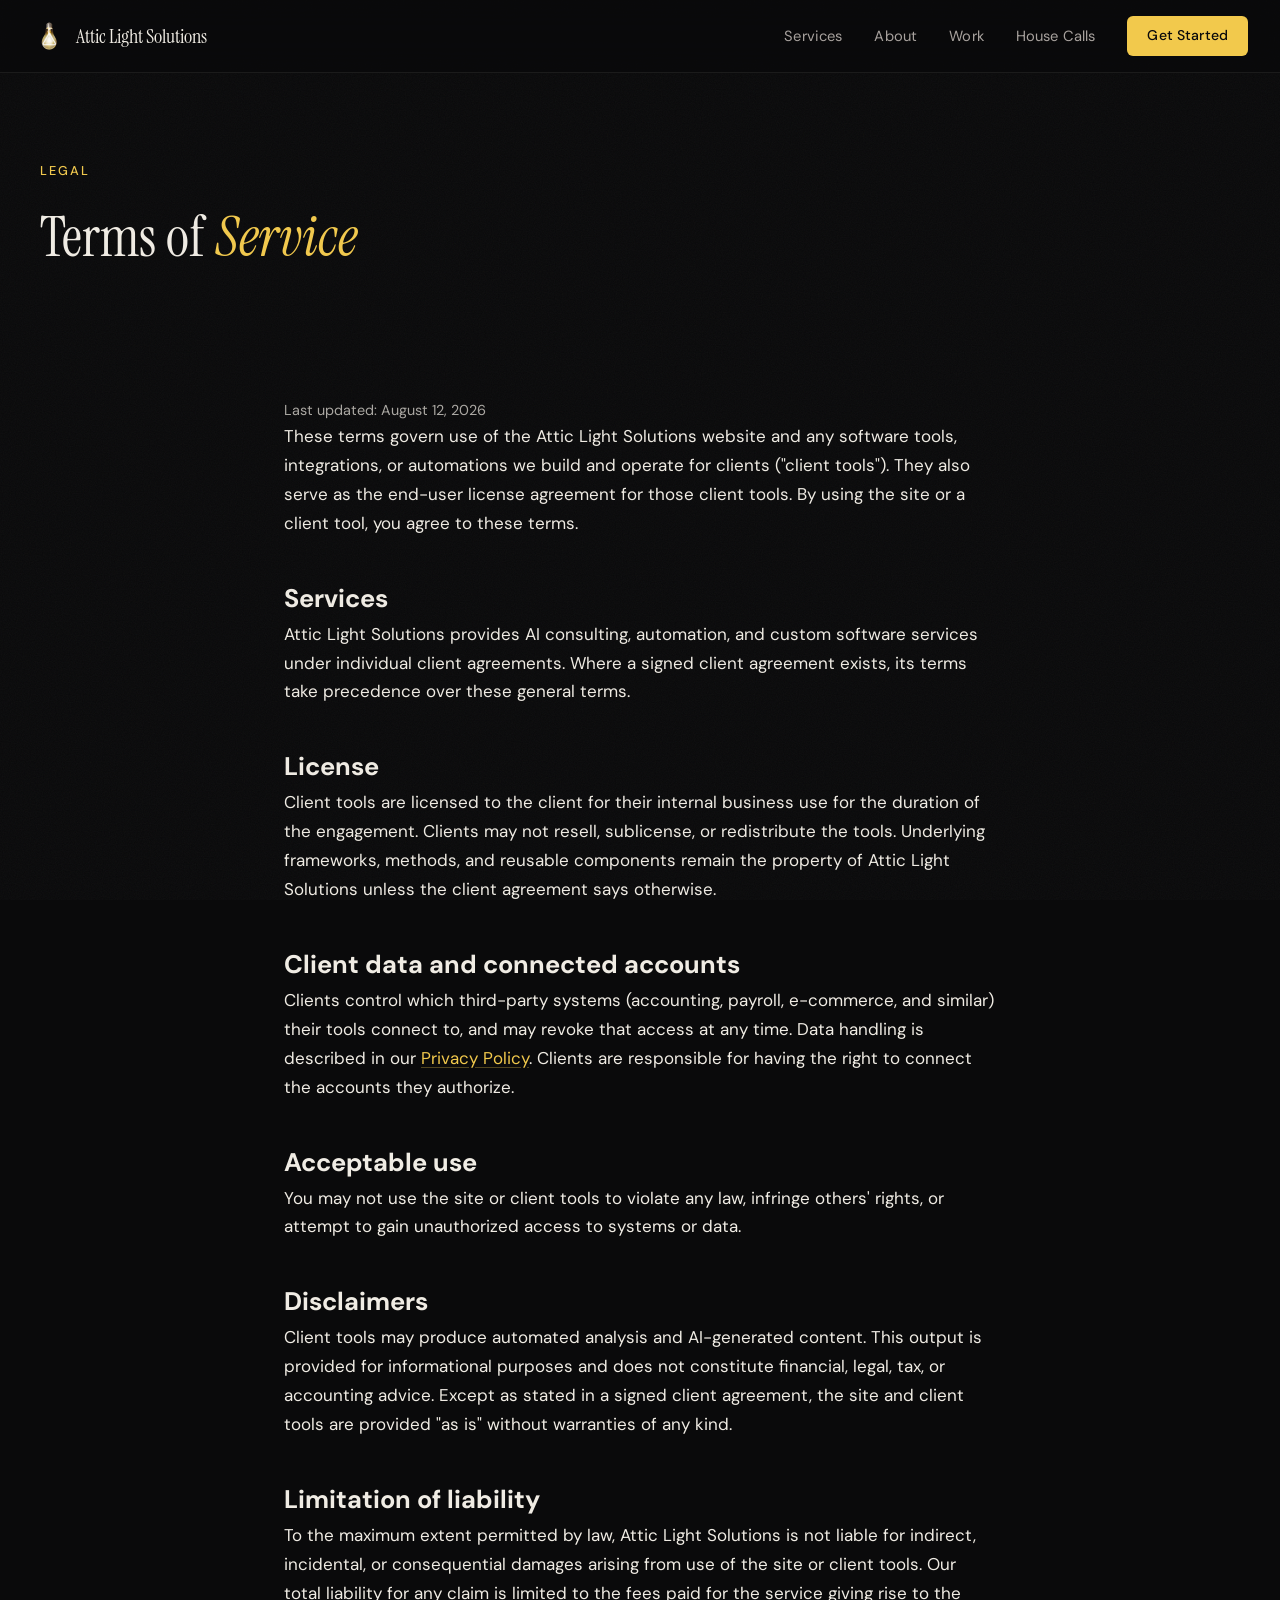
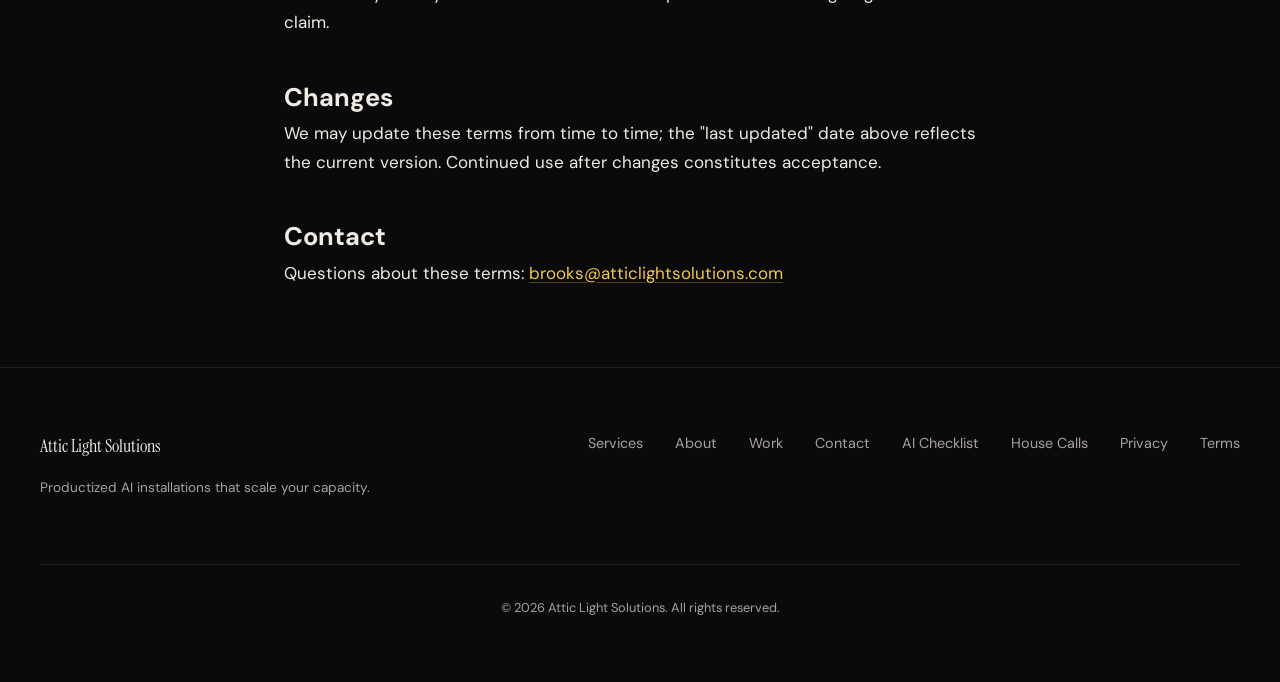
<file: terms.html>
<!DOCTYPE html>
<html lang="en">
<head>
    <meta charset="UTF-8">
    <meta name="viewport" content="width=device-width, initial-scale=1.0">
    <meta name="theme-color" content="#0a0a0b">
    <title>Terms of Service - Attic Light Solutions</title>
    <meta name="description" content="Terms of service and end-user license agreement for Attic Light Solutions' website and client software tools.">
    <link rel="icon" type="image/x-icon" href="favicon.ico">
    <link rel="icon" type="image/png" sizes="32x32" href="favicon-32x32.png">
    <link rel="icon" type="image/png" sizes="16x16" href="favicon-16x16.png">
    <link rel="apple-touch-icon" sizes="180x180" href="apple-touch-icon.png">
    <meta property="og:title" content="Terms of Service - Attic Light Solutions">
    <meta property="og:description" content="Terms of service and end-user license agreement for Attic Light Solutions' website and client software tools.">
    <meta property="og:image" content="https://atticlightsolutions.com/og-image.png">
    <meta property="og:type" content="website">
    <meta property="og:url" content="https://atticlightsolutions.com/terms">
    <link rel="preconnect" href="https://fonts.googleapis.com">
    <link rel="preconnect" href="https://fonts.gstatic.com" crossorigin>
    <link href="https://fonts.googleapis.com/css2?family=Instrument+Serif:ital@0;1&family=DM+Sans:ital,opsz,wght@0,9..40,300..700;1,9..40,300..700&display=swap" rel="stylesheet">
    <link rel="stylesheet" href="styles.css?v=20261113">
    <style>
        .legal-body { max-width: 760px; margin: 0 auto; padding: 3rem 1.5rem 5rem; }
        .legal-body h2 { margin-top: 2.5rem; }
        .legal-body p, .legal-body li { line-height: 1.7; }
        .legal-updated { opacity: 0.7; font-size: 0.9rem; }
    </style>
    <link rel="canonical" href="https://atticlightsolutions.com/terms">
</head>
<body>
    <a href="#main" class="skip-link">Skip to content</a>
    <nav class="nav" role="navigation" aria-label="Main navigation">
        <div class="nav-inner">
            <a href="index.html" class="nav-logo"><img src="nav-logo.png" alt="" width="36" height="36"> Attic Light Solutions</a>
            <div class="nav-links">
                <a href="services.html">Services</a>
                <a href="about.html">About</a>
                <a href="work.html">Work</a>
                <a href="house-calls.html">House Calls</a>
                <a href="contact.html" class="nav-cta">Get Started</a>
            </div>
            <button class="nav-toggle" aria-label="Menu"><span></span><span></span><span></span></button>
        </div>
    </nav>
    <div class="mobile-menu">
        <a href="services.html">Services</a>
        <a href="about.html">About</a>
        <a href="work.html">Work</a>
        <a href="house-calls.html">House Calls</a>
        <a href="contact.html">Get Started</a>
    </div>

    <main id="main">
        <section class="page-hero">
            <div class="page-hero-inner">
                <div class="hero-label">Legal</div>
                <h1>Terms of <em>Service</em></h1>
            </div>
        </section>

        <section class="legal-body">
            <p class="legal-updated">Last updated: August 12, 2026</p>

            <p>These terms govern use of the Attic Light Solutions website and any software tools, integrations, or automations we build and operate for clients ("client tools"). They also serve as the end-user license agreement for those client tools. By using the site or a client tool, you agree to these terms.</p>

            <h2>Services</h2>
            <p>Attic Light Solutions provides AI consulting, automation, and custom software services under individual client agreements. Where a signed client agreement exists, its terms take precedence over these general terms.</p>

            <h2>License</h2>
            <p>Client tools are licensed to the client for their internal business use for the duration of the engagement. Clients may not resell, sublicense, or redistribute the tools. Underlying frameworks, methods, and reusable components remain the property of Attic Light Solutions unless the client agreement says otherwise.</p>

            <h2>Client data and connected accounts</h2>
            <p>Clients control which third-party systems (accounting, payroll, e-commerce, and similar) their tools connect to, and may revoke that access at any time. Data handling is described in our <a href="privacy.html">Privacy Policy</a>. Clients are responsible for having the right to connect the accounts they authorize.</p>

            <h2>Acceptable use</h2>
            <p>You may not use the site or client tools to violate any law, infringe others' rights, or attempt to gain unauthorized access to systems or data.</p>

            <h2>Disclaimers</h2>
            <p>Client tools may produce automated analysis and AI-generated content. This output is provided for informational purposes and does not constitute financial, legal, tax, or accounting advice. Except as stated in a signed client agreement, the site and client tools are provided "as is" without warranties of any kind.</p>

            <h2>Limitation of liability</h2>
            <p>To the maximum extent permitted by law, Attic Light Solutions is not liable for indirect, incidental, or consequential damages arising from use of the site or client tools. Our total liability for any claim is limited to the fees paid for the service giving rise to the claim.</p>

            <h2>Changes</h2>
            <p>We may update these terms from time to time; the "last updated" date above reflects the current version. Continued use after changes constitutes acceptance.</p>

            <h2>Contact</h2>
            <p>Questions about these terms: <a href="mailto:brooks@atticlightsolutions.com">brooks@atticlightsolutions.com</a></p>
        </section>
    </main>

    <footer class="footer">
        <div class="footer-inner">
            <div class="footer-brand">Attic Light Solutions<p class="footer-tagline">Productized AI installations that scale your capacity.</p></div>
            <div class="footer-links"><a href="services.html">Services</a><a href="about.html">About</a><a href="work.html">Work</a><a href="contact.html">Contact</a><a href="checklist.html">AI Checklist</a><a href="house-calls.html">House Calls</a><a href="privacy.html">Privacy</a><a href="terms.html">Terms</a></div>
            <div class="footer-copy">&copy; 2026 Attic Light Solutions. All rights reserved.</div>
        </div>
    </footer>
    <script src="main.js"></script>
</body>
</html>
</file>
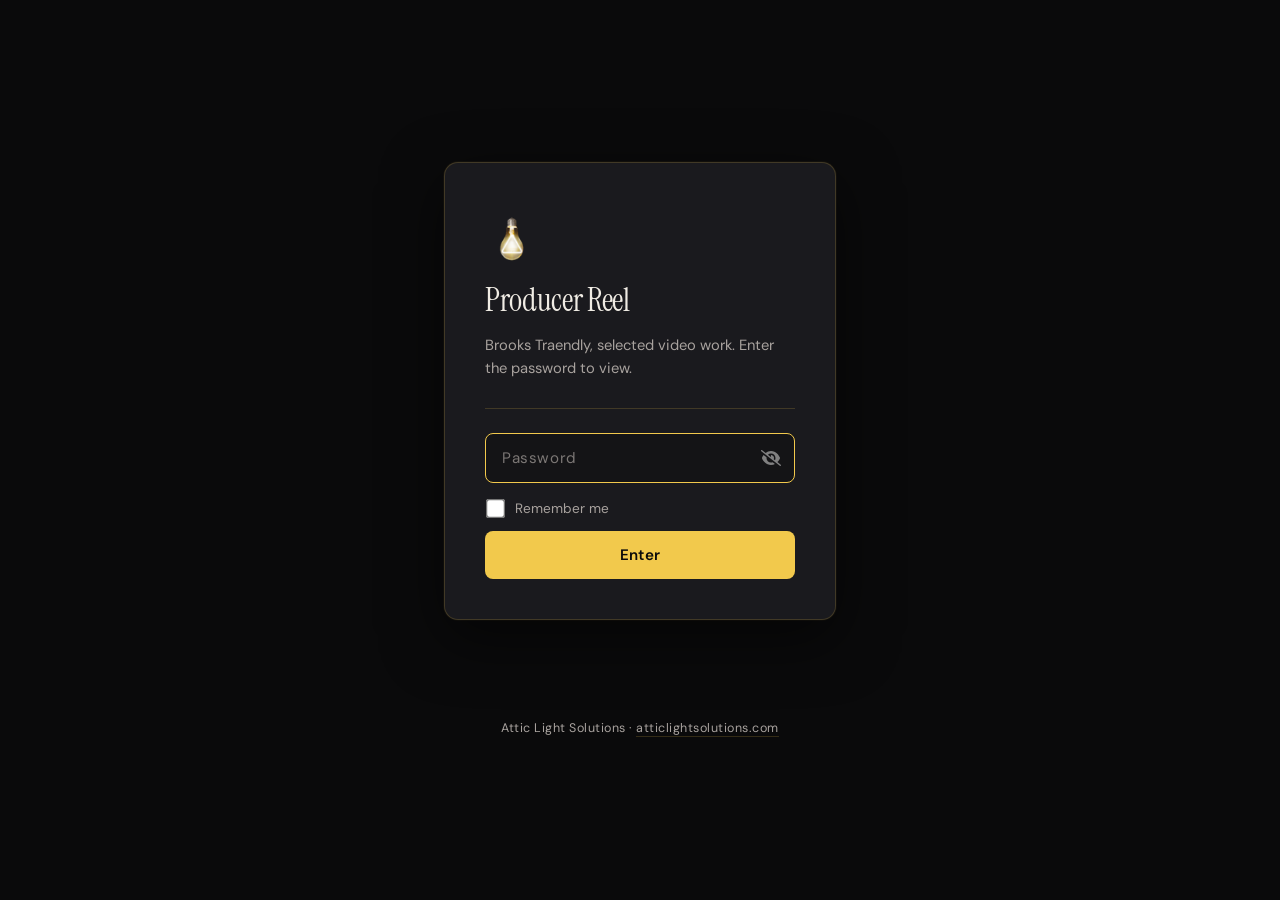
<file: video-portfolio.html>
<!DOCTYPE html>
<html class="staticrypt-html">
    <head>
        <meta charset="utf-8" />
        <title>Brooks Traendly · Producer Reel</title>
        <meta name="viewport" content="width=device-width, initial-scale=1" />
        <meta name="robots" content="noindex, nofollow, noarchive, nosnippet" />
        <meta name="googlebot" content="noindex, nofollow" />
        <link rel="icon" type="image/x-icon" href="favicon.ico" />
        <link rel="preconnect" href="https://fonts.googleapis.com" />
        <link rel="preconnect" href="https://fonts.gstatic.com" crossorigin />
        <link href="https://fonts.googleapis.com/css2?family=Instrument+Serif:ital@0;1&family=DM+Sans:opsz,wght@9..40,300..700&display=swap" rel="stylesheet" />

        <!-- do not cache this page -->
        <meta http-equiv="cache-control" content="max-age=0" />
        <meta http-equiv="cache-control" content="no-cache" />
        <meta http-equiv="expires" content="0" />
        <meta http-equiv="expires" content="Tue, 01 Jan 1980 1:00:00 GMT" />
        <meta http-equiv="pragma" content="no-cache" />

        <style>
            .staticrypt-hr {
                margin-top: 20px;
                margin-bottom: 20px;
                border: 0;
                border-top: 1px solid #eee;
            }

            .staticrypt-page {
                width: 360px;
                padding: 8% 0 0;
                margin: auto;
                box-sizing: border-box;
            }

            .staticrypt-form {
                position: relative;
                z-index: 1;
                background: #ffffff;
                max-width: 360px;
                margin: 0 auto 100px;
                padding: 45px;
                text-align: center;
                box-shadow: 0 0 20px 0 rgba(0, 0, 0, 0.2), 0 5px 5px 0 rgba(0, 0, 0, 0.24);
            }

            .staticrypt-form input[type="password"],
            input[type="text"] {
                background: inherit;
                border: 0;
                box-sizing: border-box; /* This ensures padding is included in the total width */
                font-size: 14px;
                outline: 0;
                padding: 15px 30px 15px 15px; /* Adjust the padding to ensure there is space for the icon */
                width: 100%;
            }

            .staticrypt-password-container {
                position: relative;
                outline: 0;
                background: #f2f2f2;
                width: 100%;
                border: 0;
                margin: 0 0 15px;
                box-sizing: border-box;
            }

            .staticrypt-toggle-password-visibility {
                cursor: pointer;
                height: 20px;
                opacity: 60%;
                padding: 13px;
                position: absolute;
                right: 0;
                top: 50%;
                transform: translateY(-50%);
                width: 20px;
            }

            .staticrypt-form .staticrypt-decrypt-button {
                text-transform: uppercase;
                outline: 0;
                background: #4CAF50;
                width: 100%;
                border: 0;
                padding: 15px;
                color: #ffffff;
                font-size: 14px;
                cursor: pointer;
            }

            .staticrypt-form .staticrypt-decrypt-button:hover,
            .staticrypt-form .staticrypt-decrypt-button:active,
            .staticrypt-form .staticrypt-decrypt-button:focus {
                background: #4CAF50;
                filter: brightness(92%);
            }

            .staticrypt-html {
                height: 100%;
            }

            .staticrypt-body {
                height: 100%;
                margin: 0;
            }

            .staticrypt-content {
                height: 100%;
                margin-bottom: 1em;
                background: #76B852;
                font-family: "Arial", sans-serif;
                -webkit-font-smoothing: antialiased;
                -moz-osx-font-smoothing: grayscale;
            }

            .staticrypt-instructions {
                margin-top: -1em;
                margin-bottom: 1em;
            }

            .staticrypt-title {
                font-size: 1.5em;
            }

            label.staticrypt-remember {
                display: flex;
                align-items: center;
                margin-bottom: 1em;
            }

            .staticrypt-remember input[type="checkbox"] {
                transform: scale(1.5);
                margin-right: 1em;
            }

            .hidden {
                display: none !important;
            }

            .staticrypt-spinner-container {
                height: 100%;
                display: flex;
                align-items: center;
                justify-content: center;
            }

            .staticrypt-spinner {
                display: inline-block;
                width: 2rem;
                height: 2rem;
                vertical-align: text-bottom;
                border: 0.25em solid gray;
                border-right-color: transparent;
                border-radius: 50%;
                -webkit-animation: spinner-border 0.75s linear infinite;
                animation: spinner-border 0.75s linear infinite;
                animation-duration: 0.75s;
                animation-timing-function: linear;
                animation-delay: 0s;
                animation-iteration-count: infinite;
                animation-direction: normal;
                animation-fill-mode: none;
                animation-play-state: running;
                animation-name: spinner-border;
            }

            @keyframes spinner-border {
                100% {
                    transform: rotate(360deg);
                }
            }

            @media screen and (-webkit-min-device-pixel-ratio: 0) {
                .staticrypt-form input[type="password"],
                input[type="text"] {
                    font-size: 16px;
                }
            }
        </style>
    
        <style>
            :root {
                --al-bg: #0a0a0b;
                --al-bg-card: #1a1a1e;
                --al-bg-elevated: #141416;
                --al-text: #f0ece4;
                --al-text-muted: #a8a29e;
                --al-accent: #f2c94c;
                --al-accent-hover: #f7d96e;
                --al-border: rgba(242, 201, 76, 0.18);
                --al-serif: 'Instrument Serif', Georgia, serif;
                --al-sans: 'DM Sans', -apple-system, BlinkMacSystemFont, sans-serif;
            }
            html.staticrypt-html, body.staticrypt-body { background: var(--al-bg); }
            .staticrypt-content {
                background: var(--al-bg) !important;
                font-family: var(--al-sans) !important;
                color: var(--al-text);
            }
            .staticrypt-page { width: 100%; max-width: 440px; padding: 18vh 1.5rem 0; }
            .staticrypt-form {
                background: var(--al-bg-card) !important;
                max-width: 100%;
                padding: 3rem 2.5rem 2.5rem;
                border: 1px solid var(--al-border);
                border-radius: 14px;
                box-shadow: 0 18px 60px rgba(0,0,0,0.55), 0 0 0 1px rgba(242,201,76,0.04);
                text-align: left;
            }
            .staticrypt-instructions { margin: 0 0 1.75rem; text-align: left; }
            .staticrypt-logo {
                display: block;
                width: 56px;
                height: 56px;
                margin: 0 0 1rem;
                image-rendering: -webkit-optimize-contrast;
            }
            .staticrypt-title {
                font-family: var(--al-serif) !important;
                font-size: 2rem !important;
                font-weight: 400;
                line-height: 1.1;
                color: var(--al-text);
                margin: 0 0 0.35rem;
                letter-spacing: -0.01em;
            }
            .staticrypt-instructions p + p::before {
                content: "Brooks Traendly, selected video work. Enter the password to view.";
                color: var(--al-text-muted);
                font-size: 0.92rem;
                line-height: 1.55;
                display: block;
            }
            .staticrypt-hr {
                border: 0;
                border-top: 1px solid var(--al-border);
                margin: 1.5rem 0;
            }
            .staticrypt-password-container {
                background: var(--al-bg-elevated) !important;
                border: 1px solid var(--al-border);
                border-radius: 8px;
                margin-bottom: 1rem;
                transition: border-color 0.2s;
            }
            .staticrypt-password-container:focus-within { border-color: var(--al-accent); }
            .staticrypt-form input[type="password"],
            .staticrypt-form input[type="text"] {
                background: transparent !important;
                color: var(--al-text) !important;
                font-family: var(--al-sans);
                font-size: 0.95rem !important;
                padding: 14px 44px 14px 16px !important;
                letter-spacing: 0.04em;
            }
            .staticrypt-form input::placeholder { color: var(--al-text-muted); opacity: 0.7; }
            .staticrypt-toggle-password-visibility { filter: invert(0.85); opacity: 0.55 !important; }
            .staticrypt-form .staticrypt-decrypt-button {
                background: var(--al-accent) !important;
                color: var(--al-bg) !important;
                font-family: var(--al-sans);
                font-weight: 600;
                text-transform: none !important;
                letter-spacing: 0.02em;
                font-size: 0.95rem !important;
                padding: 14px !important;
                border-radius: 8px;
                cursor: pointer;
                transition: background 0.2s, transform 0.05s;
            }
            .staticrypt-form .staticrypt-decrypt-button:hover,
            .staticrypt-form .staticrypt-decrypt-button:focus,
            .staticrypt-form .staticrypt-decrypt-button:active {
                background: var(--al-accent-hover) !important;
                filter: none !important;
            }
            .staticrypt-form .staticrypt-decrypt-button:active { transform: translateY(1px); }
            label.staticrypt-remember { color: var(--al-text-muted); font-size: 0.85rem; }
            .staticrypt-remember input[type="checkbox"] { accent-color: var(--al-accent); }
            .staticrypt-spinner { border-color: var(--al-border); border-right-color: transparent; }
            .staticrypt-attic-footer {
                margin: 2rem auto 0;
                max-width: 440px;
                padding: 0 1.5rem;
                text-align: center;
                color: var(--al-text-muted);
                font-family: var(--al-sans);
                font-size: 0.78rem;
                letter-spacing: 0.04em;
            }
            .staticrypt-attic-footer a { color: var(--al-text-muted); text-decoration: none; border-bottom: 1px solid var(--al-border); }
            .staticrypt-attic-footer a:hover { color: var(--al-accent); border-color: var(--al-accent); }
            @media (max-width: 480px) {
                .staticrypt-page { padding-top: 10vh; }
                .staticrypt-form { padding: 2rem 1.5rem; }
                .staticrypt-title { font-size: 1.6rem !important; }
            }
        </style>
    </head>


    <body class="staticrypt-body">
        <div id="staticrypt_loading" class="staticrypt-spinner-container">
            <div class="staticrypt-spinner"></div>
        </div>

        <div id="staticrypt_content" class="staticrypt-content hidden">
            <div class="staticrypt-page">
                <div class="staticrypt-form">
                    <div class="staticrypt-instructions">
                        <img class="staticrypt-logo" src="nav-logo.png" alt="Attic Light Solutions" width="56" height="56" />
                        <p class="staticrypt-title">Producer Reel</p>
                        <p></p>
                    </div>

                    <hr class="staticrypt-hr" />

                    <form id="staticrypt-form" action="#" method="post">
                        <div class="staticrypt-password-container">
                            <input
                                id="staticrypt-password"
                                type="password"
                                name="password"
                                placeholder="Password"
                                autofocus
                            />

                            <img
                                class="staticrypt-toggle-password-visibility"
                                alt="Show password"
                                title="Show password"
                                src="[data-uri]"
                            />
                        </div>

                        <label id="staticrypt-remember-label" class="staticrypt-remember hidden">
                            <input id="staticrypt-remember" type="checkbox" name="remember" />
                            Remember me
                        </label>

                        <input type="submit" class="staticrypt-decrypt-button" value="Enter" />
                    </form>
                </div>
            </div>
            <p class="staticrypt-attic-footer">Attic Light Solutions · <a href="https://atticlightsolutions.com">atticlightsolutions.com</a></p>
        </div>
        </div>

        <script>
            // these variables will be filled when generating the file - the template format is 'variable_name'
            const staticryptInitiator = ((function(){
  const exports = {};
  const cryptoEngine = ((function(){
  const exports = {};
  const { subtle } = crypto;

const IV_BITS = 16 * 8;
const HEX_BITS = 4;
const ENCRYPTION_ALGO = "AES-CBC";

/**
 * Translates between utf8 encoded hexadecimal strings
 * and Uint8Array bytes.
 */
const HexEncoder = {
    /**
     * hex string -> bytes
     * @param {string} hexString
     * @returns {Uint8Array}
     */
    parse: function (hexString) {
        if (hexString.length % 2 !== 0) throw "Invalid hexString";
        const arrayBuffer = new Uint8Array(hexString.length / 2);

        for (let i = 0; i < hexString.length; i += 2) {
            const byteValue = parseInt(hexString.substring(i, i + 2), 16);
            if (isNaN(byteValue)) {
                throw "Invalid hexString";
            }
            arrayBuffer[i / 2] = byteValue;
        }
        return arrayBuffer;
    },

    /**
     * bytes -> hex string
     * @param {Uint8Array} bytes
     * @returns {string}
     */
    stringify: function (bytes) {
        const hexBytes = [];

        for (let i = 0; i < bytes.length; ++i) {
            let byteString = bytes[i].toString(16);
            if (byteString.length < 2) {
                byteString = "0" + byteString;
            }
            hexBytes.push(byteString);
        }
        return hexBytes.join("");
    },
};

/**
 * Translates between utf8 strings and Uint8Array bytes.
 */
const UTF8Encoder = {
    parse: function (str) {
        return new TextEncoder().encode(str);
    },

    stringify: function (bytes) {
        return new TextDecoder().decode(bytes);
    },
};

/**
 * Salt and encrypt a msg with a password.
 */
async function encrypt(msg, hashedPassword) {
    // Must be 16 bytes, unpredictable, and preferably cryptographically random. However, it need not be secret.
    // https://developer.mozilla.org/en-US/docs/Web/API/SubtleCrypto/encrypt#parameters
    const iv = crypto.getRandomValues(new Uint8Array(IV_BITS / 8));

    const key = await subtle.importKey("raw", HexEncoder.parse(hashedPassword), ENCRYPTION_ALGO, false, ["encrypt"]);

    const encrypted = await subtle.encrypt(
        {
            name: ENCRYPTION_ALGO,
            iv: iv,
        },
        key,
        UTF8Encoder.parse(msg)
    );

    // iv will be 32 hex characters, we prepend it to the ciphertext for use in decryption
    return HexEncoder.stringify(iv) + HexEncoder.stringify(new Uint8Array(encrypted));
}
exports.encrypt = encrypt;

/**
 * Decrypt a salted msg using a password.
 *
 * @param {string} encryptedMsg
 * @param {string} hashedPassword
 * @returns {Promise<string>}
 */
async function decrypt(encryptedMsg, hashedPassword) {
    const ivLength = IV_BITS / HEX_BITS;
    const iv = HexEncoder.parse(encryptedMsg.substring(0, ivLength));
    const encrypted = encryptedMsg.substring(ivLength);

    const key = await subtle.importKey("raw", HexEncoder.parse(hashedPassword), ENCRYPTION_ALGO, false, ["decrypt"]);

    const outBuffer = await subtle.decrypt(
        {
            name: ENCRYPTION_ALGO,
            iv: iv,
        },
        key,
        HexEncoder.parse(encrypted)
    );

    return UTF8Encoder.stringify(new Uint8Array(outBuffer));
}
exports.decrypt = decrypt;

/**
 * Salt and hash the password so it can be stored in localStorage without opening a password reuse vulnerability.
 *
 * @param {string} password
 * @param {string} salt
 * @returns {Promise<string>}
 */
async function hashPassword(password, salt) {
    // we hash the password in multiple steps, each adding more iterations. This is because we used to allow less
    // iterations, so for backward compatibility reasons, we need to support going from that to more iterations.
    let hashedPassword = await hashLegacyRound(password, salt);

    hashedPassword = await hashSecondRound(hashedPassword, salt);

    return hashThirdRound(hashedPassword, salt);
}
exports.hashPassword = hashPassword;

/**
 * This hashes the password with 1k iterations. This is a low number, we need this function to support backwards
 * compatibility.
 *
 * @param {string} password
 * @param {string} salt
 * @returns {Promise<string>}
 */
function hashLegacyRound(password, salt) {
    return pbkdf2(password, salt, 1000, "SHA-1");
}
exports.hashLegacyRound = hashLegacyRound;

/**
 * Add a second round of iterations. This is because we used to use 1k, so for backwards compatibility with
 * remember-me/autodecrypt links, we need to support going from that to more iterations.
 *
 * @param hashedPassword
 * @param salt
 * @returns {Promise<string>}
 */
function hashSecondRound(hashedPassword, salt) {
    return pbkdf2(hashedPassword, salt, 14000, "SHA-256");
}
exports.hashSecondRound = hashSecondRound;

/**
 * Add a third round of iterations to bring total number to 600k. This is because we used to use 1k, then 15k, so for
 * backwards compatibility with remember-me/autodecrypt links, we need to support going from that to more iterations.
 *
 * @param hashedPassword
 * @param salt
 * @returns {Promise<string>}
 */
function hashThirdRound(hashedPassword, salt) {
    return pbkdf2(hashedPassword, salt, 585000, "SHA-256");
}
exports.hashThirdRound = hashThirdRound;

/**
 * Salt and hash the password so it can be stored in localStorage without opening a password reuse vulnerability.
 *
 * @param {string} password
 * @param {string} salt
 * @param {int} iterations
 * @param {string} hashAlgorithm
 * @returns {Promise<string>}
 */
async function pbkdf2(password, salt, iterations, hashAlgorithm) {
    const key = await subtle.importKey("raw", UTF8Encoder.parse(password), "PBKDF2", false, ["deriveBits"]);

    const keyBytes = await subtle.deriveBits(
        {
            name: "PBKDF2",
            hash: hashAlgorithm,
            iterations,
            salt: UTF8Encoder.parse(salt),
        },
        key,
        256
    );

    return HexEncoder.stringify(new Uint8Array(keyBytes));
}

function generateRandomSalt() {
    const bytes = crypto.getRandomValues(new Uint8Array(128 / 8));

    return HexEncoder.stringify(new Uint8Array(bytes));
}
exports.generateRandomSalt = generateRandomSalt;

async function signMessage(hashedPassword, message) {
    const key = await subtle.importKey(
        "raw",
        HexEncoder.parse(hashedPassword),
        {
            name: "HMAC",
            hash: "SHA-256",
        },
        false,
        ["sign"]
    );
    const signature = await subtle.sign("HMAC", key, UTF8Encoder.parse(message));

    return HexEncoder.stringify(new Uint8Array(signature));
}
exports.signMessage = signMessage;

function getRandomAlphanum() {
    const possibleCharacters = "abcdefghijklmnopqrstuvwxyzABCDEFGHIJKLMNOPQRSTUVWXYZ0123456789";

    let byteArray;
    let parsedInt;

    // Keep generating new random bytes until we get a value that falls
    // within a range that can be evenly divided by possibleCharacters.length
    do {
        byteArray = crypto.getRandomValues(new Uint8Array(1));
        // extract the lowest byte to get an int from 0 to 255 (probably unnecessary, since we're only generating 1 byte)
        parsedInt = byteArray[0] & 0xff;
    } while (parsedInt >= 256 - (256 % possibleCharacters.length));

    // Take the modulo of the parsed integer to get a random number between 0 and totalLength - 1
    const randomIndex = parsedInt % possibleCharacters.length;

    return possibleCharacters[randomIndex];
}

/**
 * Generate a random string of a given length.
 *
 * @param {int} length
 * @returns {string}
 */
function generateRandomString(length) {
    let randomString = "";

    for (let i = 0; i < length; i++) {
        randomString += getRandomAlphanum();
    }

    return randomString;
}
exports.generateRandomString = generateRandomString;

  return exports;
})());
const codec = ((function(){
  const exports = {};
  /**
 * Initialize the codec with the provided cryptoEngine - this return functions to encode and decode messages.
 *
 * @param cryptoEngine - the engine to use for encryption / decryption
 */
function init(cryptoEngine) {
    const exports = {};

    /**
     * Top-level function for encoding a message.
     * Includes password hashing, encryption, and signing.
     *
     * @param {string} msg
     * @param {string} password
     * @param {string} salt
     *
     * @returns {string} The encoded text
     */
    async function encode(msg, password, salt) {
        const hashedPassword = await cryptoEngine.hashPassword(password, salt);

        const encrypted = await cryptoEngine.encrypt(msg, hashedPassword);

        // we use the hashed password in the HMAC because this is effectively what will be used a password (so we can store
        // it in localStorage safely, we don't use the clear text password)
        const hmac = await cryptoEngine.signMessage(hashedPassword, encrypted);

        return hmac + encrypted;
    }
    exports.encode = encode;

    /**
     * Encode using a password that has already been hashed. This is useful to encode multiple messages in a row, that way
     * we don't need to hash the password multiple times.
     *
     * @param {string} msg
     * @param {string} hashedPassword
     *
     * @returns {string} The encoded text
     */
    async function encodeWithHashedPassword(msg, hashedPassword) {
        const encrypted = await cryptoEngine.encrypt(msg, hashedPassword);

        // we use the hashed password in the HMAC because this is effectively what will be used a password (so we can store
        // it in localStorage safely, we don't use the clear text password)
        const hmac = await cryptoEngine.signMessage(hashedPassword, encrypted);

        return hmac + encrypted;
    }
    exports.encodeWithHashedPassword = encodeWithHashedPassword;

    /**
     * Top-level function for decoding a message.
     * Includes signature check and decryption.
     *
     * @param {string} signedMsg
     * @param {string} hashedPassword
     * @param {string} salt
     * @param {int} backwardCompatibleAttempt
     * @param {string} originalPassword
     *
     * @returns {Object} {success: true, decoded: string} | {success: false, message: string}
     */
    async function decode(signedMsg, hashedPassword, salt, backwardCompatibleAttempt = 0, originalPassword = "") {
        const encryptedHMAC = signedMsg.substring(0, 64);
        const encryptedMsg = signedMsg.substring(64);
        const decryptedHMAC = await cryptoEngine.signMessage(hashedPassword, encryptedMsg);

        if (decryptedHMAC !== encryptedHMAC) {
            // we have been raising the number of iterations in the hashing algorithm multiple times, so to support the old
            // remember-me/autodecrypt links we need to try bringing the old hashes up to speed.
            originalPassword = originalPassword || hashedPassword;
            if (backwardCompatibleAttempt === 0) {
                const updatedHashedPassword = await cryptoEngine.hashThirdRound(originalPassword, salt);

                return decode(signedMsg, updatedHashedPassword, salt, backwardCompatibleAttempt + 1, originalPassword);
            }
            if (backwardCompatibleAttempt === 1) {
                let updatedHashedPassword = await cryptoEngine.hashSecondRound(originalPassword, salt);
                updatedHashedPassword = await cryptoEngine.hashThirdRound(updatedHashedPassword, salt);

                return decode(signedMsg, updatedHashedPassword, salt, backwardCompatibleAttempt + 1, originalPassword);
            }

            return { success: false, message: "Signature mismatch" };
        }

        return {
            success: true,
            decoded: await cryptoEngine.decrypt(encryptedMsg, hashedPassword),
        };
    }
    exports.decode = decode;

    return exports;
}
exports.init = init;

  return exports;
})());
const decode = codec.init(cryptoEngine).decode;

/**
 * Initialize the staticrypt module, that exposes functions callbable by the password_template.
 *
 * @param {{
 *  staticryptEncryptedMsgUniqueVariableName: string,
 *  isRememberEnabled: boolean,
 *  rememberDurationInDays: number,
 *  staticryptSaltUniqueVariableName: string,
 * }} staticryptConfig - object of data that is stored on the password_template at encryption time.
 *
 * @param {{
 *  rememberExpirationKey: string,
 *  rememberPassphraseKey: string,
 *  replaceHtmlCallback: function,
 *  clearLocalStorageCallback: function,
 * }} templateConfig - object of data that can be configured by a custom password_template.
 */
function init(staticryptConfig, templateConfig) {
    const exports = {};

    /**
     * Decrypt our encrypted page, replace the whole HTML.
     *
     * @param {string} hashedPassword
     * @returns {Promise<boolean>}
     */
    async function decryptAndReplaceHtml(hashedPassword) {
        const { staticryptEncryptedMsgUniqueVariableName, staticryptSaltUniqueVariableName } = staticryptConfig;
        const { replaceHtmlCallback } = templateConfig;

        const result = await decode(
            staticryptEncryptedMsgUniqueVariableName,
            hashedPassword,
            staticryptSaltUniqueVariableName
        );
        if (!result.success) {
            return false;
        }
        const plainHTML = result.decoded;

        // if the user configured a callback call it, otherwise just replace the whole HTML
        if (typeof replaceHtmlCallback === "function") {
            replaceHtmlCallback(plainHTML);
        } else {
            document.write(plainHTML);
            document.close();
        }

        return true;
    }

    /**
     * Attempt to decrypt the page and replace the whole HTML.
     *
     * @param {string} password
     * @param {boolean} isRememberChecked
     *
     * @returns {Promise<{isSuccessful: boolean, hashedPassword?: string}>} - we return an object, so that if we want to
     *   expose more information in the future we can do it without breaking the password_template
     */
    async function handleDecryptionOfPage(password, isRememberChecked) {
        const { staticryptSaltUniqueVariableName } = staticryptConfig;

        // decrypt and replace the whole page
        const hashedPassword = await cryptoEngine.hashPassword(password, staticryptSaltUniqueVariableName);
        return handleDecryptionOfPageFromHash(hashedPassword, isRememberChecked);
    }
    exports.handleDecryptionOfPage = handleDecryptionOfPage;

    async function handleDecryptionOfPageFromHash(hashedPassword, isRememberChecked) {
        const { isRememberEnabled, rememberDurationInDays } = staticryptConfig;
        const { rememberExpirationKey, rememberPassphraseKey } = templateConfig;

        const isDecryptionSuccessful = await decryptAndReplaceHtml(hashedPassword);

        if (!isDecryptionSuccessful) {
            return {
                isSuccessful: false,
                hashedPassword,
            };
        }

        // remember the hashedPassword and set its expiration if necessary
        if (isRememberEnabled && isRememberChecked) {
            window.localStorage.setItem(rememberPassphraseKey, hashedPassword);

            // set the expiration if the duration isn't 0 (meaning no expiration)
            if (rememberDurationInDays > 0) {
                window.localStorage.setItem(
                    rememberExpirationKey,
                    (new Date().getTime() + rememberDurationInDays * 24 * 60 * 60 * 1000).toString()
                );
            }
        }

        return {
            isSuccessful: true,
            hashedPassword,
        };
    }
    exports.handleDecryptionOfPageFromHash = handleDecryptionOfPageFromHash;

    /**
     * Clear localstorage from staticrypt related values
     */
    function clearLocalStorage() {
        const { clearLocalStorageCallback, rememberExpirationKey, rememberPassphraseKey } = templateConfig;

        if (typeof clearLocalStorageCallback === "function") {
            clearLocalStorageCallback();
        } else {
            localStorage.removeItem(rememberPassphraseKey);
            localStorage.removeItem(rememberExpirationKey);
        }
    }

    async function handleDecryptOnLoad() {
        let isSuccessful = await decryptOnLoadFromUrl();

        if (!isSuccessful) {
            isSuccessful = await decryptOnLoadFromRememberMe();
        }

        return { isSuccessful };
    }
    exports.handleDecryptOnLoad = handleDecryptOnLoad;

    /**
     * Clear storage if we are logging out
     *
     * @returns {boolean} - whether we logged out
     */
    function logoutIfNeeded() {
        const logoutKey = "staticrypt_logout";

        // handle logout through query param
        const queryParams = new URLSearchParams(window.location.search);
        if (queryParams.has(logoutKey)) {
            clearLocalStorage();
            return true;
        }

        // handle logout through URL fragment
        const hash = window.location.hash.substring(1);
        if (hash.includes(logoutKey)) {
            clearLocalStorage();
            return true;
        }

        return false;
    }

    /**
     * To be called on load: check if we want to try to decrypt and replace the HTML with the decrypted content, and
     * try to do it if needed.
     *
     * @returns {Promise<boolean>} true if we derypted and replaced the whole page, false otherwise
     */
    async function decryptOnLoadFromRememberMe() {
        const { rememberDurationInDays } = staticryptConfig;
        const { rememberExpirationKey, rememberPassphraseKey } = templateConfig;

        // if we are login out, terminate
        if (logoutIfNeeded()) {
            return false;
        }

        // if there is expiration configured, check if we're not beyond the expiration
        if (rememberDurationInDays && rememberDurationInDays > 0) {
            const expiration = localStorage.getItem(rememberExpirationKey),
                isExpired = expiration && new Date().getTime() > parseInt(expiration);

            if (isExpired) {
                clearLocalStorage();
                return false;
            }
        }

        const hashedPassword = localStorage.getItem(rememberPassphraseKey);

        if (hashedPassword) {
            // try to decrypt
            const isDecryptionSuccessful = await decryptAndReplaceHtml(hashedPassword);

            // if the decryption is unsuccessful the password might be wrong - silently clear the saved data and let
            // the user fill the password form again
            if (!isDecryptionSuccessful) {
                clearLocalStorage();
                return false;
            }

            return true;
        }

        return false;
    }

    async function decryptOnLoadFromUrl() {
        const passwordKey = "staticrypt_pwd";
        const rememberMeKey = "remember_me";

        // try to get the password from the query param (for backward compatibility - we now want to avoid this method,
        // since it sends the hashed password to the server which isn't needed)
        const queryParams = new URLSearchParams(window.location.search);
        const hashedPasswordQuery = queryParams.get(passwordKey);
        const rememberMeQuery = queryParams.get(rememberMeKey);

        const urlFragment = window.location.hash.substring(1);
        // get the password from the url fragment
        const hashedPasswordRegexMatch = urlFragment.match(new RegExp(passwordKey + "=([^&]*)"));
        const hashedPasswordFragment = hashedPasswordRegexMatch ? hashedPasswordRegexMatch[1] : null;
        const rememberMeFragment = urlFragment.includes(rememberMeKey);

        const hashedPassword = hashedPasswordFragment || hashedPasswordQuery;
        const rememberMe = rememberMeFragment || rememberMeQuery;

        if (hashedPassword) {
            return handleDecryptionOfPageFromHash(hashedPassword, rememberMe);
        }

        return false;
    }

    return exports;
}
exports.init = init;

  return exports;
})());
            const templateError = "Bad password!",
                templateToggleAltShow = "Show password",
                templateToggleAltHide = "Hide password",
                isRememberEnabled = true,
                staticryptConfig = {"staticryptEncryptedMsgUniqueVariableName":"[base64]","isRememberEnabled":true,"rememberDurationInDays":0,"staticryptSaltUniqueVariableName":"72f3a4035be0d23a0f73927dee92498b"};

            // you can edit these values to customize some of the behavior of StatiCrypt
            const templateConfig = {
                rememberExpirationKey: "staticrypt_expiration",
                rememberPassphraseKey: "staticrypt_passphrase",
                replaceHtmlCallback: null,
                clearLocalStorageCallback: null,
            };

            // init the staticrypt engine
            const staticrypt = staticryptInitiator.init(staticryptConfig, templateConfig);

            // try to automatically decrypt on load if there is a saved password
            window.onload = async function () {
                const { isSuccessful } = await staticrypt.handleDecryptOnLoad();

                // if we didn't decrypt anything on load, show the password prompt. Otherwise the content has already been
                // replaced, no need to do anything
                if (!isSuccessful) {
                    // hide loading screen
                    document.getElementById("staticrypt_loading").classList.add("hidden");
                    document.getElementById("staticrypt_content").classList.remove("hidden");
                    document.getElementById("staticrypt-password").focus();

                    // show the remember me checkbox
                    if (isRememberEnabled) {
                        document.getElementById("staticrypt-remember-label").classList.remove("hidden");
                    }
                }
            };

            // toggle password visibility
            const toggleIcon = document.querySelector(".staticrypt-toggle-password-visibility");
            // these two icons are coming from FontAwesome
            const imgSrcEyeClosed =
                "[data-uri]";
            const imgSrcEyeOpened =
                "[data-uri]";
            toggleIcon.addEventListener("click", function () {
                const passwordInput = document.getElementById("staticrypt-password");
                if (passwordInput.type === "password") {
                    passwordInput.type = "text";
                    toggleIcon.src = imgSrcEyeOpened;
                    toggleIcon.alt = templateToggleAltHide;
                    toggleIcon.title = templateToggleAltHide;
                } else {
                    passwordInput.type = "password";
                    toggleIcon.src = imgSrcEyeClosed;
                    toggleIcon.alt = templateToggleAltShow;
                    toggleIcon.title = templateToggleAltShow;
                }
            });

            // handle password form submission
            document.getElementById("staticrypt-form").addEventListener("submit", async function (e) {
                e.preventDefault();

                const password = document.getElementById("staticrypt-password").value,
                    isRememberChecked = document.getElementById("staticrypt-remember").checked;

                const { isSuccessful } = await staticrypt.handleDecryptionOfPage(password, isRememberChecked);

                if (!isSuccessful) {
                    alert(templateError);
                }
            });
        </script>
    </body>
</html>
</file>
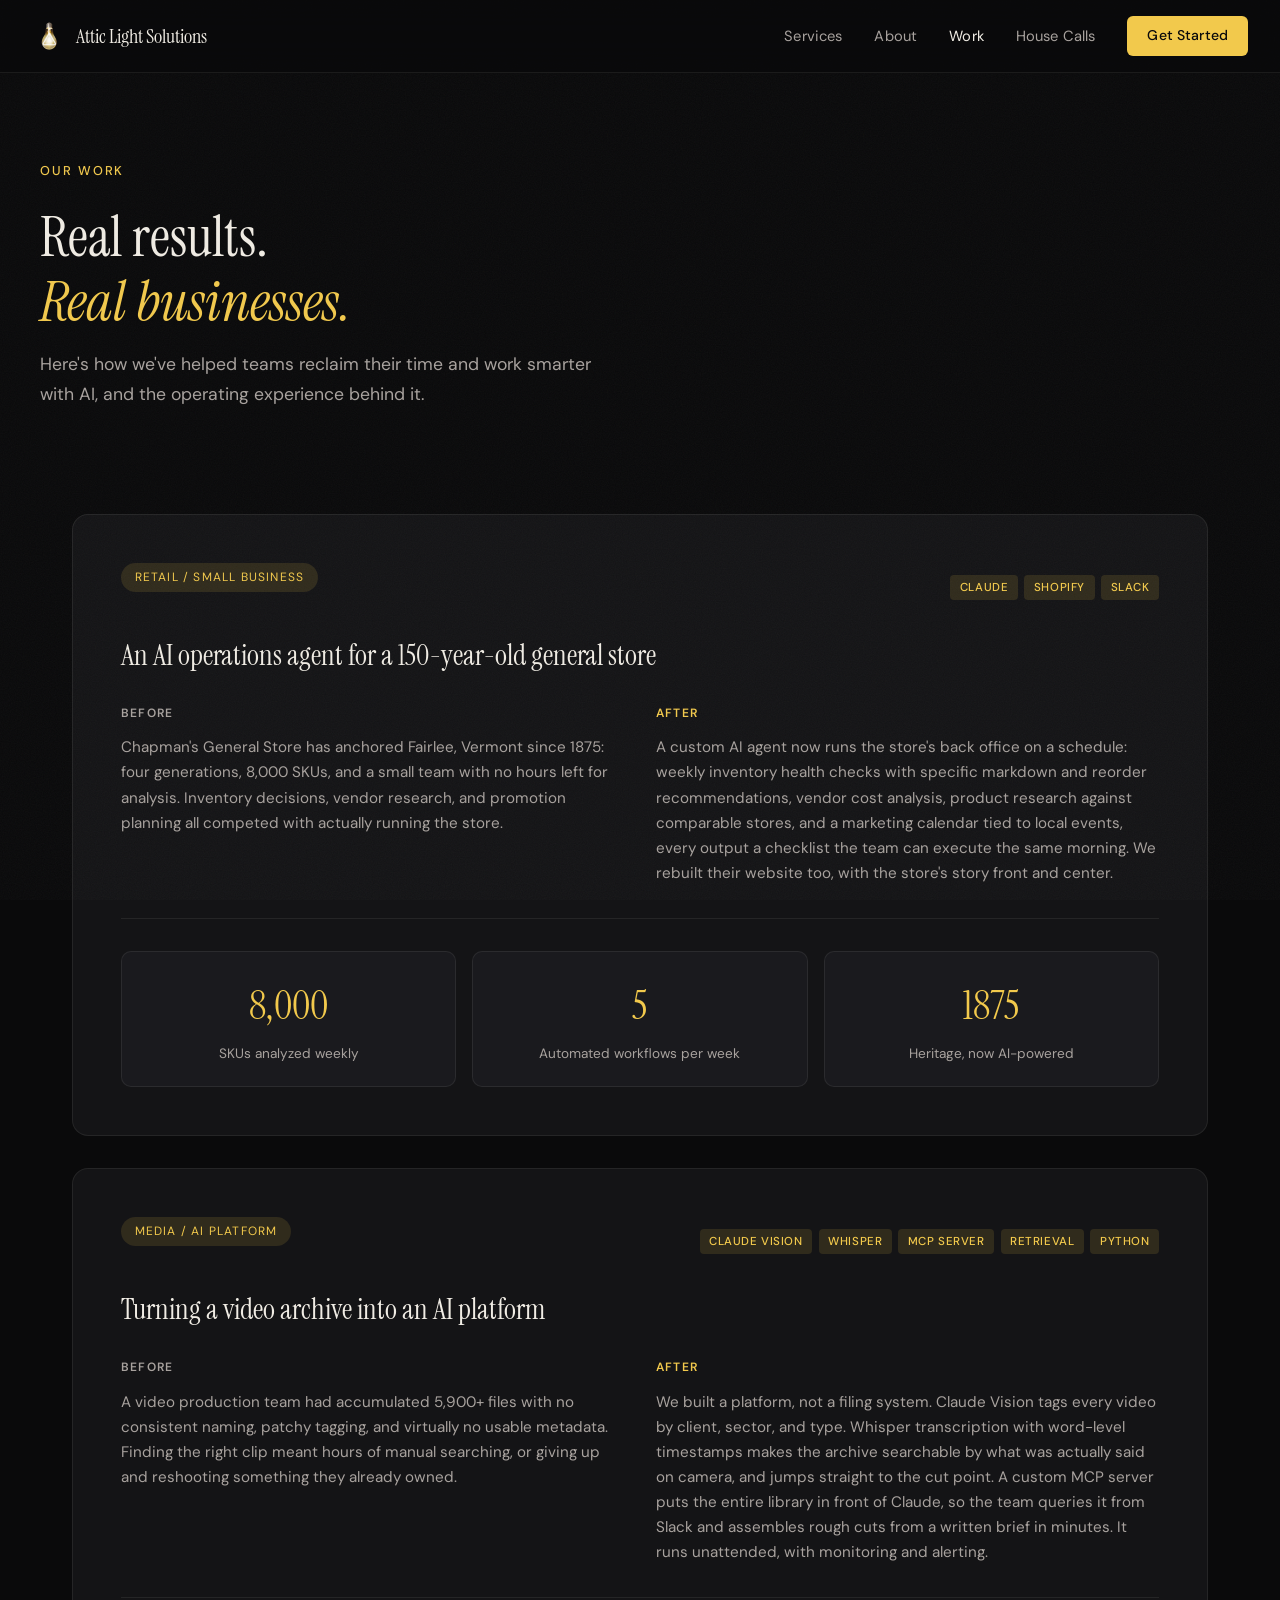
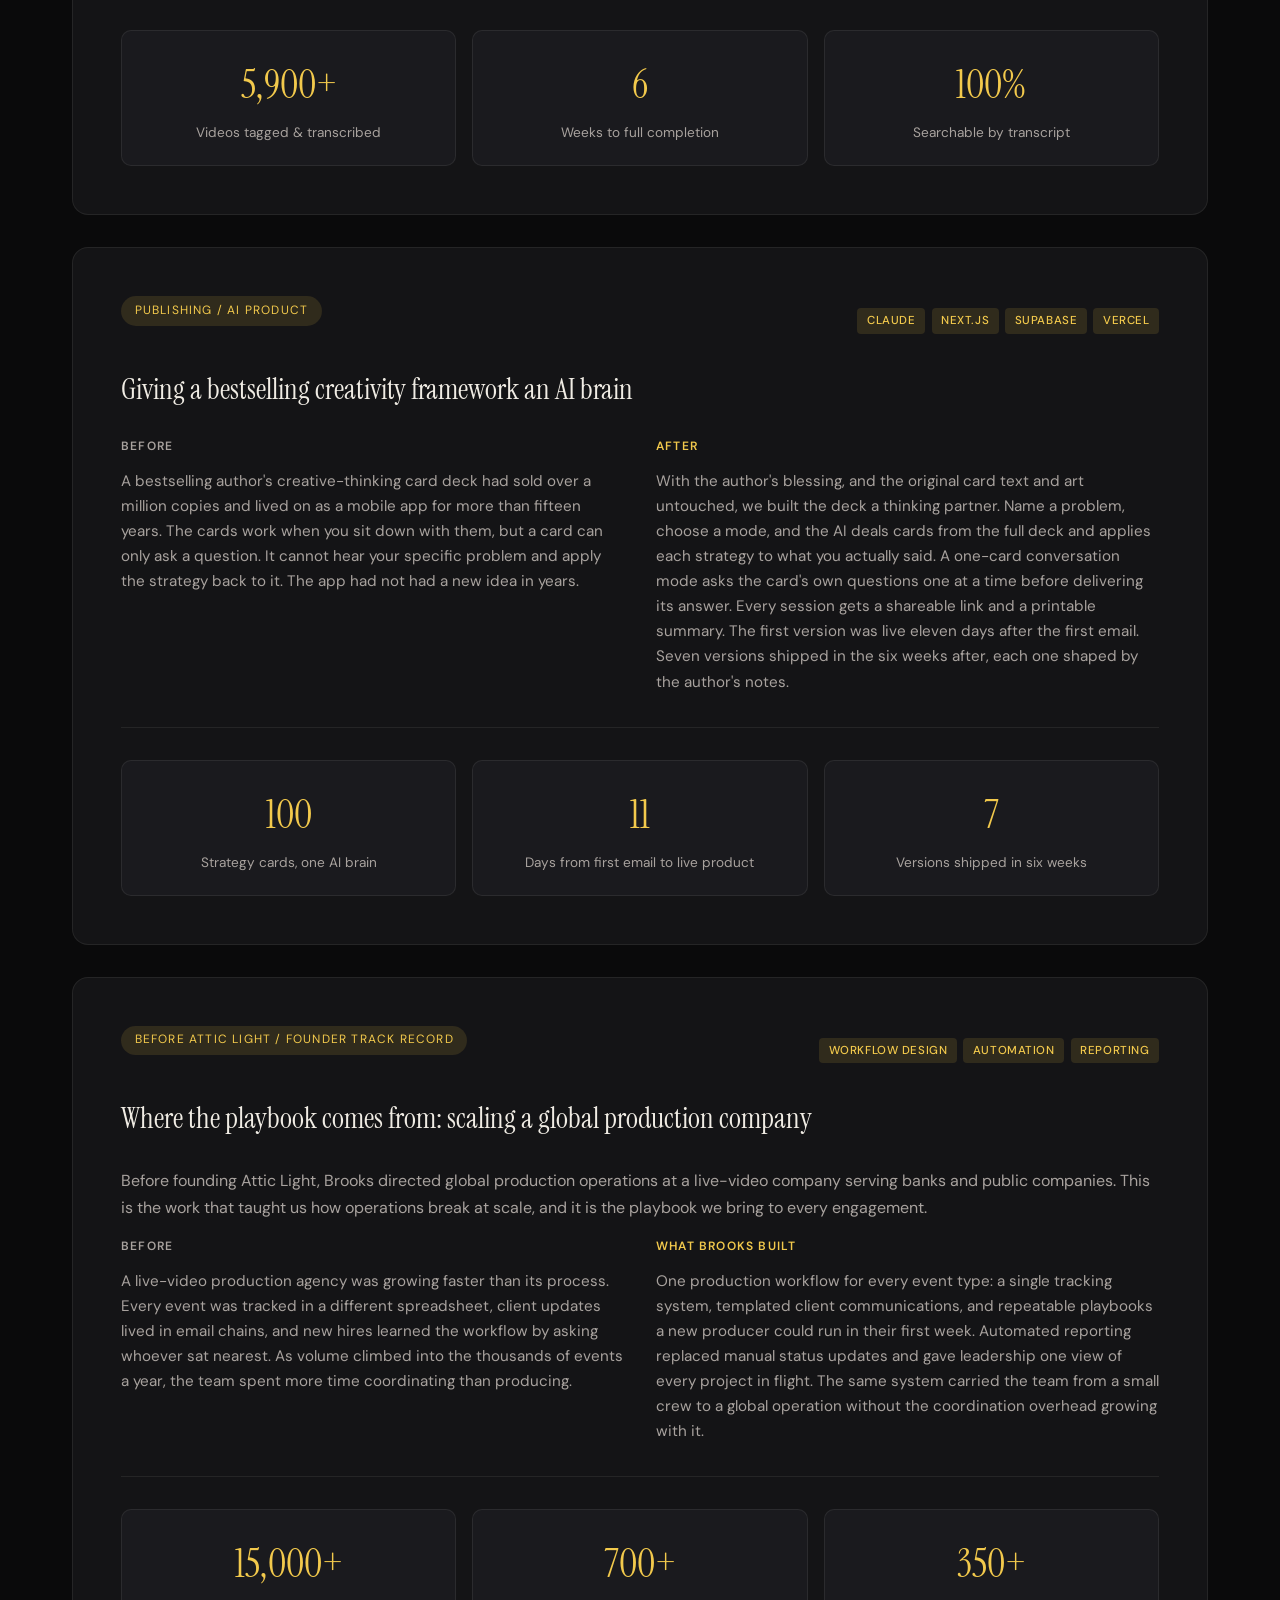
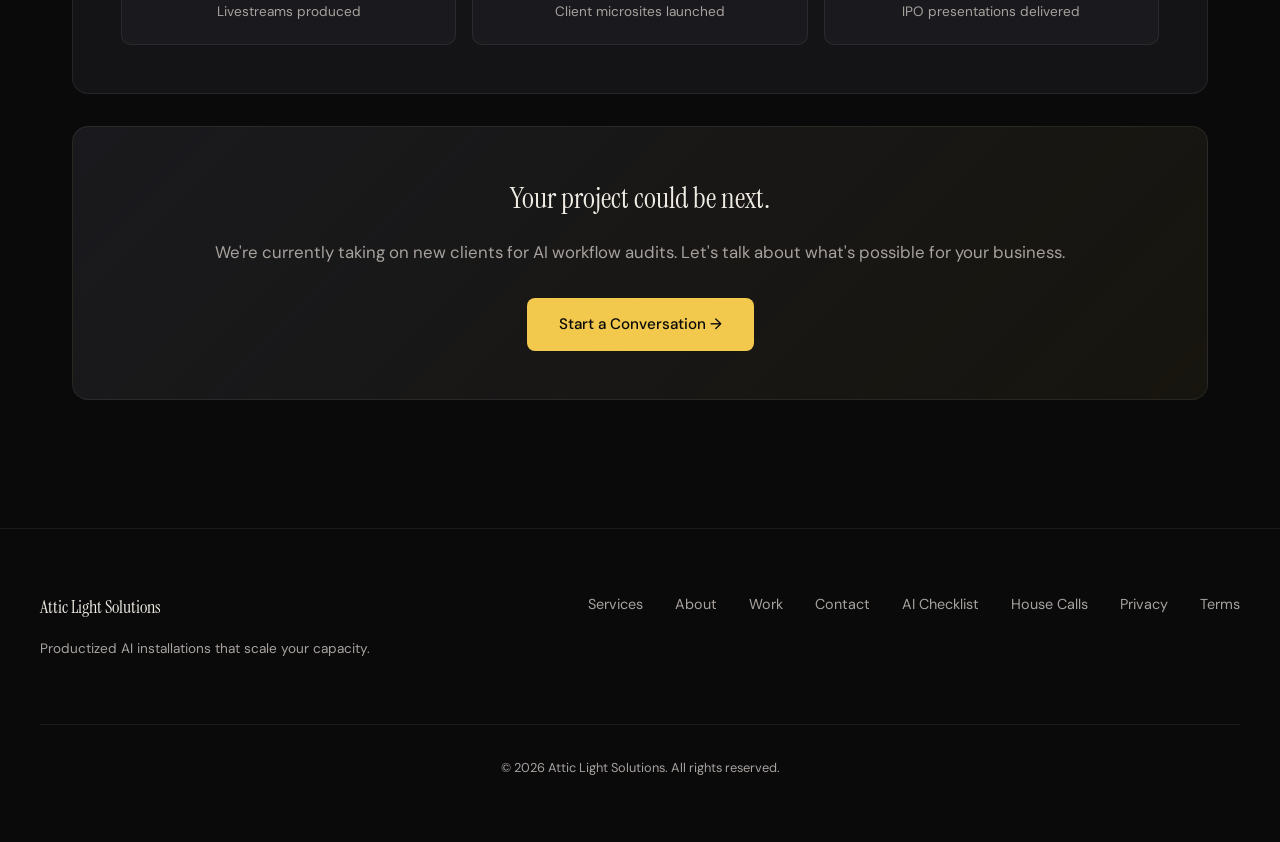
<file: work.html>
<!DOCTYPE html>
<html lang="en">
<head>
    <meta charset="UTF-8">
    <meta name="viewport" content="width=device-width, initial-scale=1.0">
    <meta name="theme-color" content="#0a0a0b">
    <title>Work - Attic Light Solutions</title>
    <meta name="description" content="Case studies: an AI operations agent for a Vermont general store open since 1875, a video archive made searchable by what was said, and a classic card deck rebuilt as an AI product.">
    <link rel="icon" type="image/x-icon" href="favicon.ico">
    <link rel="icon" type="image/png" sizes="32x32" href="favicon-32x32.png">
    <link rel="icon" type="image/png" sizes="16x16" href="favicon-16x16.png">
    <link rel="apple-touch-icon" sizes="180x180" href="apple-touch-icon.png">
    <meta property="og:title" content="Work - Attic Light Solutions">
    <meta property="og:description" content="See how we've helped businesses transform their operations with AI.">
    <meta property="og:image" content="https://atticlightsolutions.com/og-image.png">
    <meta property="og:type" content="website">
    <meta property="og:url" content="https://atticlightsolutions.com/work">
    <meta name="twitter:card" content="summary_large_image">
    <meta name="twitter:title" content="Work - Attic Light Solutions">
    <meta name="twitter:description" content="See how we've helped businesses transform their operations with AI.">
    <meta name="twitter:image" content="https://atticlightsolutions.com/og-image.png">
    <link rel="preconnect" href="https://fonts.googleapis.com">
    <link rel="preconnect" href="https://fonts.gstatic.com" crossorigin>
    <link href="https://fonts.googleapis.com/css2?family=Instrument+Serif:ital@0;1&family=DM+Sans:ital,opsz,wght@0,9..40,300..700;1,9..40,300..700&display=swap" rel="stylesheet">
    <link rel="stylesheet" href="styles.css?v=20261113">
    <link rel="canonical" href="https://atticlightsolutions.com/work">
</head>
<body>
    <a href="#main" class="skip-link">Skip to content</a>
    <nav class="nav" role="navigation" aria-label="Main navigation">
        <div class="nav-inner">
            <a href="index.html" class="nav-logo"><img src="nav-logo.png" alt="" width="36" height="36"> Attic Light Solutions</a>
            <div class="nav-links">
                <a href="services.html">Services</a>
                <a href="about.html">About</a>
                <a href="work.html" class="active">Work</a>
                <a href="house-calls.html">House Calls</a>
                <a href="contact.html" class="nav-cta">Get Started</a>
            </div>
            <button class="nav-toggle" aria-label="Menu"><span></span><span></span><span></span></button>
        </div>
    </nav>
    <div class="mobile-menu">
        <a href="services.html">Services</a>
        <a href="about.html">About</a>
        <a href="work.html">Work</a>
        <a href="house-calls.html">House Calls</a>
        <a href="contact.html">Get Started</a>
    </div>

    <main id="main">
        <section class="page-hero">
            <div class="page-hero-inner">
                <div class="hero-label">Our Work</div>
                <h1>Real results.<br><em>Real businesses.</em></h1>
                <p class="hero-sub">Here's how we've helped teams reclaim their time and work smarter with AI, and the operating experience behind it.</p>
            </div>
        </section>

        <section class="case-studies">
            <div class="case-card case-card-enhanced">
                <div class="case-header">
                    <div class="case-tag">Retail / Small Business</div>
                    <div class="case-tools">
                        <span class="case-tool">Claude</span>
                        <span class="case-tool">Shopify</span>
                        <span class="case-tool">Slack</span>
                    </div>
                </div>
                <h2>An AI operations agent for a 150-year-old general store</h2>
                <div class="case-body">
                    <div class="case-column">
                        <h3 class="case-col-label">Before</h3>
                        <p>Chapman's General Store has anchored Fairlee, Vermont since 1875: four generations, 8,000 SKUs, and a small team with no hours left for analysis. Inventory decisions, vendor research, and promotion planning all competed with actually running the store.</p>
                    </div>
                    <div class="case-column">
                        <h3 class="case-col-label case-col-after">After</h3>
                        <p>A custom AI agent now runs the store's back office on a schedule: weekly inventory health checks with specific markdown and reorder recommendations, vendor cost analysis, product research against comparable stores, and a marketing calendar tied to local events, every output a checklist the team can execute the same morning. We rebuilt their website too, with the store's story front and center.</p>
                    </div>
                </div>
                <div class="case-metrics">
                    <div class="case-metric-card">
                        <span class="cs-num">8,000</span>
                        <span class="cs-label">SKUs analyzed weekly</span>
                    </div>
                    <div class="case-metric-card">
                        <span class="cs-num">5</span>
                        <span class="cs-label">Automated workflows per week</span>
                    </div>
                    <div class="case-metric-card">
                        <span class="cs-num">1875</span>
                        <span class="cs-label">Heritage, now AI-powered</span>
                    </div>
                </div>
            </div>

            <div class="case-card case-card-enhanced">
                <div class="case-header">
                    <div class="case-tag">Media / AI Platform</div>
                    <div class="case-tools">
                        <span class="case-tool">Claude Vision</span>
                        <span class="case-tool">Whisper</span>
                        <span class="case-tool">MCP Server</span>
                        <span class="case-tool">Retrieval</span>
                        <span class="case-tool">Python</span>
                    </div>
                </div>
                <h2>Turning a video archive into an AI platform</h2>
                <div class="case-body">
                    <div class="case-column">
                        <h3 class="case-col-label">Before</h3>
                        <p>A video production team had accumulated 5,900+ files with no consistent naming, patchy tagging, and virtually no usable metadata. Finding the right clip meant hours of manual searching, or giving up and reshooting something they already owned.</p>
                    </div>
                    <div class="case-column">
                        <h3 class="case-col-label case-col-after">After</h3>
                        <p>We built a platform, not a filing system. Claude Vision tags every video by client, sector, and type. Whisper transcription with word-level timestamps makes the archive searchable by what was actually said on camera, and jumps straight to the cut point. A custom MCP server puts the entire library in front of Claude, so the team queries it from Slack and assembles rough cuts from a written brief in minutes. It runs unattended, with monitoring and alerting.</p>
                    </div>
                </div>
                <div class="case-metrics">
                    <div class="case-metric-card">
                        <span class="cs-num">5,900+</span>
                        <span class="cs-label">Videos tagged & transcribed</span>
                    </div>
                    <div class="case-metric-card">
                        <span class="cs-num">6</span>
                        <span class="cs-label">Weeks to full completion</span>
                    </div>
                    <div class="case-metric-card">
                        <span class="cs-num">100%</span>
                        <span class="cs-label">Searchable by transcript</span>
                    </div>
                </div>
            </div>

            <div class="case-card case-card-enhanced">
                <div class="case-header">
                    <div class="case-tag">Publishing / AI Product</div>
                    <div class="case-tools">
                        <span class="case-tool">Claude</span>
                        <span class="case-tool">Next.js</span>
                        <span class="case-tool">Supabase</span>
                        <span class="case-tool">Vercel</span>
                    </div>
                </div>
                <h2>Giving a bestselling creativity framework an AI brain</h2>
                <div class="case-body">
                    <div class="case-column">
                        <h3 class="case-col-label">Before</h3>
                        <p>A bestselling author's creative-thinking card deck had sold over a million copies and lived on as a mobile app for more than fifteen years. The cards work when you sit down with them, but a card can only ask a question. It cannot hear your specific problem and apply the strategy back to it. The app had not had a new idea in years.</p>
                    </div>
                    <div class="case-column">
                        <h3 class="case-col-label case-col-after">After</h3>
                        <p>With the author's blessing, and the original card text and art untouched, we built the deck a thinking partner. Name a problem, choose a mode, and the AI deals cards from the full deck and applies each strategy to what you actually said. A one-card conversation mode asks the card's own questions one at a time before delivering its answer. Every session gets a shareable link and a printable summary. The first version was live eleven days after the first email. Seven versions shipped in the six weeks after, each one shaped by the author's notes.</p>
                    </div>
                </div>
                <div class="case-metrics">
                    <div class="case-metric-card">
                        <span class="cs-num">100</span>
                        <span class="cs-label">Strategy cards, one AI brain</span>
                    </div>
                    <div class="case-metric-card">
                        <span class="cs-num">11</span>
                        <span class="cs-label">Days from first email to live product</span>
                    </div>
                    <div class="case-metric-card">
                        <span class="cs-num">7</span>
                        <span class="cs-label">Versions shipped in six weeks</span>
                    </div>
                </div>
            </div>

            <div class="case-card case-card-enhanced">
                <div class="case-header">
                    <div class="case-tag">Before Attic Light / Founder track record</div>
                    <div class="case-tools">
                        <span class="case-tool">Workflow Design</span>
                        <span class="case-tool">Automation</span>
                        <span class="case-tool">Reporting</span>
                    </div>
                </div>
                <h2>Where the playbook comes from: scaling a global production company</h2>
                <p class="case-challenge">Before founding Attic Light, Brooks directed global production operations at a live-video company serving banks and public companies. This is the work that taught us how operations break at scale, and it is the playbook we bring to every engagement.</p>
                <div class="case-body">
                    <div class="case-column">
                        <h3 class="case-col-label">Before</h3>
                        <p>A live-video production agency was growing faster than its process. Every event was tracked in a different spreadsheet, client updates lived in email chains, and new hires learned the workflow by asking whoever sat nearest. As volume climbed into the thousands of events a year, the team spent more time coordinating than producing.</p>
                    </div>
                    <div class="case-column">
                        <h3 class="case-col-label case-col-after">What Brooks built</h3>
                        <p>One production workflow for every event type: a single tracking system, templated client communications, and repeatable playbooks a new producer could run in their first week. Automated reporting replaced manual status updates and gave leadership one view of every project in flight. The same system carried the team from a small crew to a global operation without the coordination overhead growing with it.</p>
                    </div>
                </div>
                <div class="case-metrics">
                    <div class="case-metric-card">
                        <span class="cs-num">15,000+</span>
                        <span class="cs-label">Livestreams produced</span>
                    </div>
                    <div class="case-metric-card">
                        <span class="cs-num">700+</span>
                        <span class="cs-label">Client microsites launched</span>
                    </div>
                    <div class="case-metric-card">
                        <span class="cs-num">350+</span>
                        <span class="cs-label">IPO presentations delivered</span>
                    </div>
                </div>
            </div>

            <div class="case-card case-cta-card">
                <h2>Your project could be next.</h2>
                <p>We're currently taking on new clients for AI workflow audits. Let's talk about what's possible for your business.</p>
                <a href="contact.html" class="btn btn-primary">Start a Conversation →</a>
            </div>
        </section>
    </main>

    <footer class="footer">
        <div class="footer-inner">
            <div class="footer-brand">Attic Light Solutions<p class="footer-tagline">Productized AI installations that scale your capacity.</p></div>
            <div class="footer-links"><a href="services.html">Services</a><a href="about.html">About</a><a href="work.html">Work</a><a href="contact.html">Contact</a><a href="checklist.html">AI Checklist</a><a href="house-calls.html">House Calls</a><a href="privacy.html">Privacy</a><a href="terms.html">Terms</a></div>
            <div class="footer-copy">&copy; 2026 Attic Light Solutions. All rights reserved.</div>
        </div>
    </footer>
    <aside class="sticky-cta" id="stickyCta" aria-label="Book a call">
        <div class="sticky-cta-inner">
            <span>Ready to automate your workflows?</span>
            <a href="contact.html" class="btn btn-primary btn-sm">Book a Free Call</a>
        </div>
    </aside>
    <script src="main.js"></script>
</body>
</html>
</file>
<file: styles.css>
/* ===== VARIABLES ===== */
:root {
    --bg: #0a0a0b;
    --bg-elevated: #141416;
    --bg-card: #1a1a1e;
    --text: #f0ece4;
    --text-muted: #a8a29e;
    --accent: #f2c94c;
    --accent-hover: #f7d96e;
    --accent-subtle: rgba(242, 201, 76, 0.12);
    --border: rgba(240, 236, 228, 0.08);
    --serif: 'Instrument Serif', Georgia, serif;
    --sans: 'DM Sans', -apple-system, sans-serif;
    --max-w: 1200px;
    --ease: cubic-bezier(0.22, 1, 0.36, 1);
}

/* ===== RESET ===== */
*, *::before, *::after { box-sizing: border-box; margin: 0; padding: 0; }
html { scroll-behavior: smooth; }
body {
    font-family: var(--sans);
    background: var(--bg);
    color: var(--text);
    line-height: 1.65;
    font-size: 17px;
    -webkit-font-smoothing: antialiased;
    overflow-x: hidden;
    position: relative;
}
body::before {
    content: '';
    position: fixed;
    top: 0; left: 0;
    width: 100%; height: 100%;
    pointer-events: none;
    z-index: 1;
    opacity: 0.04;
    background-image: url("data:image/svg+xml,%3Csvg viewBox='0 0 256 256' xmlns='http://www.w3.org/2000/svg'%3E%3Cfilter id='noise'%3E%3CfeTurbulence type='fractalNoise' baseFrequency='0.85' numOctaves='4' stitchTiles='stitch'/%3E%3C/filter%3E%3Crect width='100%25' height='100%25' filter='url(%23noise)'/%3E%3C/svg%3E");
    background-repeat: repeat;
    background-size: 256px 256px;
}
a { color: var(--accent); text-decoration: underline; text-decoration-color: rgba(242, 201, 76, 0.3); text-underline-offset: 3px; transition: color 0.2s, text-decoration-color 0.2s; }
a:hover { color: var(--accent-hover); text-decoration-color: var(--accent-hover); }
*:focus-visible { outline: 2px solid var(--accent); outline-offset: 2px; }
.btn:focus-visible { outline: 2px solid var(--accent); outline-offset: 3px; }
.skip-link {
    position: absolute; top: -100%; left: 1rem; z-index: 200;
    background: var(--accent); color: var(--bg); padding: 0.75rem 1.5rem;
    border-radius: 0 0 8px 8px; font-weight: 500; text-decoration: none;
    transition: top 0.2s;
}
.skip-link:focus { top: 0; }
img { max-width: 100%; display: block; }
ul, ol { list-style: none; }

/* ===== NAV ===== */
.nav {
    position: fixed; top: 0; left: 0; right: 0; z-index: 100;
    background: rgba(10, 10, 11, 0.85); backdrop-filter: blur(20px);
    border-bottom: 1px solid var(--border);
}
.nav-inner {
    max-width: none; margin: 0;
    padding: 0 2rem; height: 72px;
    display: flex; align-items: center; justify-content: space-between;
}
.nav-logo {
    font-family: var(--serif); font-size: 1.25rem;
    color: var(--text); display: flex; align-items: center; gap: 0.5rem;
    text-decoration: none;
}
.nav-logo img { height: 36px; width: auto; }
.logo-mark { color: var(--accent); font-size: 1.1rem; }
.footer-brand { font-family: var(--serif); font-size: 1.1rem; display: flex; align-items: center; gap: 0.5rem; flex-wrap: wrap; }
.footer-brand img { height: 32px; width: auto; }
.nav-links { display: flex; align-items: center; gap: 2rem; }
.nav-links a { color: var(--text-muted); font-size: 0.92rem; font-weight: 400; letter-spacing: 0.01em; transition: color 0.2s; text-decoration: none; }
.nav-links a:hover, .nav-links a.active { color: var(--text); }
.nav-cta {
    background: var(--accent) !important; color: var(--bg) !important;
    padding: 0.5rem 1.25rem !important; border-radius: 6px;
    font-weight: 500 !important; font-size: 0.88rem !important;
    transition: background 0.2s !important;
}
.nav-cta:hover { background: var(--accent-hover) !important; }
.nav-toggle { display: none; background: none; border: none; cursor: pointer; padding: 0.5rem; }
.nav-toggle span { display: block; width: 22px; height: 2px; background: var(--text); margin: 5px 0; transition: 0.3s; }
.mobile-menu { display: none; }

/* ===== BUTTONS ===== */
.btn {
    display: inline-flex; align-items: center; justify-content: center;
    padding: 0.85rem 2rem; border-radius: 8px; font-weight: 500;
    font-size: 0.95rem; transition: all 0.25s var(--ease); cursor: pointer;
    border: none; font-family: var(--sans); text-decoration: none;
}
.btn-primary { background: var(--accent); color: var(--bg); }
.btn-primary:hover { background: var(--accent-hover); color: var(--bg); transform: translateY(-1px); }
.btn-ghost { background: transparent; color: var(--text); border: 1px solid var(--border); }
.btn-ghost:hover { border-color: var(--text-muted); color: var(--text); }
.btn-lg { padding: 1rem 2.5rem; font-size: 1.05rem; }
.btn-full { width: 100%; }

/* ===== HERO ===== */
.hero {
    min-height: 100vh; padding: 12rem 2rem 6rem;
    max-width: var(--max-w); margin: 0 auto;
    display: grid; grid-template-columns: 1.2fr 1fr; gap: 4rem; align-items: center;
}
.hero-video-bg {
    position: relative;
    max-width: none;
}
.hero-video {
    position: absolute;
    top: 0; left: 0;
    width: 100%; height: 100%;
    object-fit: cover;
    z-index: 0;
}
.hero-video-overlay {
    position: absolute;
    top: 0; left: 0;
    width: 100%; height: 100%;
    background: rgba(10, 10, 11, 0.7);
    z-index: 1;
}
.hero-video-bg .hero-content,
.hero-video-bg .hero-visual {
    position: relative;
    z-index: 2;
}
.hero-label {
    font-size: 0.8rem; text-transform: uppercase; letter-spacing: 0.15em;
    color: var(--accent); font-weight: 500; margin-bottom: 1.5rem;
}
.hero h1 {
    font-family: var(--serif); font-size: clamp(2.8rem, 5.5vw, 4.5rem);
    line-height: 1.1; font-weight: 400; margin-bottom: 1.5rem;
    letter-spacing: -0.01em;
}
.hero h1 em {
    font-style: italic;
    background: linear-gradient(135deg, var(--accent) 0%, #fce588 50%, var(--accent) 100%);
    -webkit-background-clip: text; -webkit-text-fill-color: transparent;
    background-clip: text;
    text-shadow: none;
}
.hero-sub { color: var(--text-muted); font-size: 1.15rem; line-height: 1.7; margin-bottom: 2.5rem; max-width: 540px; }
.hero-actions { display: flex; gap: 1rem; flex-wrap: wrap; }

/* ===== HERO GRID ===== */
.hero-visual { position: relative; }
.hero-grid { display: grid; grid-template-columns: 1fr 1fr; gap: 1rem; }
.grid-card {
    background: var(--bg-card); border: 1px solid var(--border);
    border-radius: 12px; padding: 2rem 1.5rem;
    transition: transform 0.3s var(--ease), border-color 0.3s;
}
.grid-card:hover { transform: translateY(-4px); border-color: var(--accent); }
.gc-1 { grid-column: span 2; background: linear-gradient(135deg, var(--bg-card), rgba(242, 201, 76, 0.08)); }
.gc-number { display: block; font-family: var(--serif); font-size: 2.5rem; color: var(--accent); margin-bottom: 0.5rem; }
.gc-label { color: var(--text-muted); font-size: 0.85rem; line-height: 1.4; }

/* ===== TRUST STRIP ===== */
.trust-strip {
    padding: 3rem 2rem; border-top: 1px solid var(--border); border-bottom: 1px solid var(--border);
    background: var(--bg-elevated);
}
.trust-inner {
    max-width: var(--max-w); margin: 0 auto;
    display: flex; align-items: center; gap: 2.5rem;
}
.trust-label {
    font-size: 0.75rem; text-transform: uppercase; letter-spacing: 0.15em;
    color: var(--text-muted); white-space: nowrap; font-weight: 500;
}
.trust-logos {
    display: flex; align-items: center; gap: 2rem; flex-wrap: wrap;
    overflow: hidden;
}
.trust-logo {
    display: flex; align-items: center; gap: 0.5rem;
    color: var(--text-muted); font-size: 0.88rem; font-weight: 500;
    opacity: 0.55; transition: opacity 0.3s; white-space: nowrap;
}
.trust-logo:hover { opacity: 0.9; }
.trust-logo svg { flex-shrink: 0; }

/* ===== PROBLEM ===== */
.problem { padding: 8rem 2rem; }
.problem-inner { max-width: var(--max-w); margin: 0 auto; }
.problem-label, .solution-label, .sp-label {
    font-size: 0.8rem; text-transform: uppercase; letter-spacing: 0.15em;
    color: var(--accent); font-weight: 500; margin-bottom: 1.5rem;
}
.problem h2, .solution h2 {
    font-family: var(--serif); font-size: clamp(2rem, 3.5vw, 3rem);
    line-height: 1.2; font-weight: 400; margin-bottom: 3rem;
}
.problem h2 em, .solution h2 em { font-style: italic; color: var(--accent); }
.problem-grid { display: grid; grid-template-columns: repeat(3, 1fr); gap: 2rem; }
.problem-card {
    background: var(--bg-elevated); border: 1px solid var(--border);
    border-radius: 12px; padding: 2.5rem 2rem;
}
.pc-icon { font-size: 2rem; margin-bottom: 1.25rem; }
.problem-card h3 { font-size: 1.15rem; margin-bottom: 0.75rem; font-weight: 500; }
.problem-card p { color: var(--text-muted); font-size: 0.95rem; line-height: 1.6; }

/* ===== SOLUTION / STEPS ===== */
.solution { padding: 8rem 2rem; background: var(--bg-elevated); }
.solution-inner { max-width: var(--max-w); margin: 0 auto; }
.steps { margin-bottom: 3rem; }
.step {
    display: flex; gap: 2.5rem; padding: 2.5rem 0;
    border-bottom: 1px solid var(--border);
}
.step:first-child { border-top: 1px solid var(--border); }
.step-num {
    font-family: var(--serif); font-size: 3rem; color: var(--accent);
    opacity: 0.6; min-width: 80px;
}
.step-content h3 { font-size: 1.35rem; margin-bottom: 0.5rem; font-weight: 500; }
.step-content p { color: var(--text-muted); font-size: 1rem; line-height: 1.65; max-width: 600px; }

/* ===== SOCIAL PROOF ===== */
.social-proof { padding: 6rem 2rem; border-top: 1px solid var(--border); border-bottom: 1px solid var(--border); }
.sp-inner { max-width: var(--max-w); margin: 0 auto; }
.sp-stats { display: grid; grid-template-columns: repeat(4, 1fr); gap: 2rem; text-align: center; }
.stat-num { display: block; font-family: var(--serif); font-size: 3rem; color: var(--accent); margin-bottom: 0.5rem; }
.stat-label { color: var(--text-muted); font-size: 0.9rem; }

/* ===== TESTIMONIAL ===== */
.testimonial-section { padding: 6rem 2rem; }
.testimonial-inner { max-width: 700px; margin: 0 auto; }
.testimonial-quote {
    border-left: 3px solid var(--accent); padding-left: 2rem;
    margin: 0;
}
.testimonial-quote p {
    font-family: var(--serif); font-size: 1.35rem; font-style: italic;
    line-height: 1.6; color: var(--text); margin-bottom: 1.5rem;
}
.testimonial-quote footer {
    display: flex; flex-direction: column; gap: 0.15rem;
}
.testimonial-quote footer strong { font-size: 0.95rem; color: var(--text); font-family: var(--sans); }
.testimonial-quote footer span { font-size: 0.85rem; color: var(--text-muted); font-family: var(--sans); }

/* ===== CTA ===== */
.cta-section { padding: 8rem 2rem; text-align: center; }
.cta-inner { max-width: 640px; margin: 0 auto; }
.cta-inner h2 { font-family: var(--serif); font-size: clamp(1.8rem, 3vw, 2.5rem); line-height: 1.2; margin-bottom: 1rem; }
.cta-inner p { color: var(--text-muted); font-size: 1.05rem; margin-bottom: 2rem; line-height: 1.65; }

/* ===== PAGE HERO ===== */
.page-hero { padding: 10rem 2rem 4rem; }
.page-hero-inner { max-width: var(--max-w); margin: 0 auto; }
.page-hero .hero-label { font-size: 0.8rem; text-transform: uppercase; letter-spacing: 0.15em; color: var(--accent); font-weight: 500; margin-bottom: 1.5rem; }
.page-hero h1 { font-family: var(--serif); font-size: clamp(2.2rem, 4.5vw, 3.5rem); line-height: 1.15; font-weight: 400; margin-bottom: 1rem; }
.page-hero h1 em { font-style: italic; color: var(--accent); }
.page-hero .hero-sub { color: var(--text-muted); font-size: 1.1rem; max-width: 560px; }

/* ===== SERVICES ===== */
.services-detail { max-width: var(--max-w); margin: 0 auto; padding: 2rem 2rem 4rem; }
.service-block {
    background: var(--bg-elevated); border: 1px solid var(--border);
    border-radius: 16px; padding: 3rem; margin-bottom: 2rem;
    transition: border-color 0.3s;
}
.service-block:hover { border-color: rgba(242, 201, 76, 0.3); }
.sb-header { display: flex; align-items: center; gap: 1rem; margin-bottom: 1rem; }
.sb-num { font-family: var(--serif); font-size: 1.5rem; color: var(--accent); opacity: 0.5; }
.sb-badge { background: var(--accent); color: var(--bg); font-size: 0.72rem; font-weight: 600; padding: 0.25rem 0.75rem; border-radius: 20px; text-transform: uppercase; letter-spacing: 0.05em; }
.service-block h2 { font-family: var(--serif); font-size: 2rem; font-weight: 400; margin-bottom: 1rem; }
.sb-desc { color: var(--text-muted); font-size: 1.05rem; line-height: 1.7; margin-bottom: 2rem; max-width: 720px; }
.sb-details { display: flex; gap: 3rem; margin-bottom: 2rem; flex-wrap: wrap; }
.sb-detail { display: flex; flex-direction: column; gap: 0.25rem; }
.sb-detail strong { font-size: 0.75rem; text-transform: uppercase; letter-spacing: 0.1em; color: var(--text-muted); }
.sb-detail span { font-size: 1.1rem; font-weight: 500; }
.sb-includes { border-top: 1px solid var(--border); padding-top: 1.5rem; }
.sb-includes h3, .sb-includes h4 { font-size: 0.85rem; text-transform: uppercase; letter-spacing: 0.1em; color: var(--text-muted); margin-bottom: 1rem; }
.sb-includes ul { display: grid; grid-template-columns: 1fr 1fr; gap: 0.5rem; }
.sb-includes li { color: var(--text-muted); font-size: 0.95rem; padding-left: 1.25rem; position: relative; }
.sb-includes li::before { content: '→'; position: absolute; left: 0; color: var(--accent); }

/* ===== ABOUT ===== */
.about-story { padding: 2rem 2rem 6rem; }
.about-inner { max-width: var(--max-w); margin: 0 auto; display: grid; grid-template-columns: 1.5fr 1fr; gap: 4rem; }
.about-text h2 { font-family: var(--serif); font-size: 2.5rem; font-weight: 400; margin-bottom: 1.5rem; }
.about-text p { color: var(--text-muted); font-size: 1.05rem; line-height: 1.75; margin-bottom: 1.25rem; }
.about-card {
    background: var(--bg-elevated); border: 1px solid var(--border);
    border-radius: 12px; padding: 2rem; margin-bottom: 1.5rem;
}
.about-card h3, .about-card h4 { font-size: 0.85rem; text-transform: uppercase; letter-spacing: 0.1em; color: var(--accent); margin-bottom: 1rem; }
.about-card li { color: var(--text-muted); font-size: 0.95rem; padding: 0.4rem 0; padding-left: 1.25rem; position: relative; }
.about-card li::before { content: '◈'; position: absolute; left: 0; color: var(--accent); font-size: 0.7rem; top: 0.55rem; }
.tool-tags { display: flex; flex-wrap: wrap; gap: 0.5rem; }
.tool-tags span {
    background: var(--accent-subtle); color: var(--accent);
    padding: 0.35rem 0.85rem; border-radius: 6px; font-size: 0.85rem; font-weight: 500;
}

/* ===== ADVISORS ===== */
.advisors-section { padding: 6rem 2rem; background: var(--bg-elevated); border-top: 1px solid var(--border); }
.advisors-inner { max-width: var(--max-w); margin: 0 auto; }
.advisors-inner h2 { font-family: var(--serif); font-size: clamp(1.8rem, 3vw, 2.5rem); font-weight: 400; margin-bottom: 3rem; }
.advisors-grid { display: grid; grid-template-columns: repeat(3, 1fr); gap: 2rem; }
.advisor-card {
    background: var(--bg-card); border: 1px solid var(--border);
    border-radius: 16px; padding: 2.5rem; text-align: center;
    transition: border-color 0.3s;
}
.advisor-card:hover { border-color: rgba(242, 201, 76, 0.3); }
.advisor-img {
    width: 120px; height: 120px; border-radius: 50%;
    object-fit: cover; border: 3px solid var(--border);
    margin: 0 auto 1.5rem; transition: border-color 0.3s;
}
.advisor-card:hover .advisor-img { border-color: var(--accent); }
.advisor-card h3 { font-size: 1.3rem; font-weight: 500; margin-bottom: 0.25rem; }
.advisor-title { color: var(--accent); font-size: 0.9rem; font-weight: 500; margin-bottom: 1rem; }
.advisor-bio { color: var(--text-muted); font-size: 0.95rem; line-height: 1.65; margin-bottom: 1.25rem; }
.advisor-link { font-size: 0.9rem; font-weight: 500; }

/* ===== NETWORK ===== */
.network-section { padding: 6rem 2rem; }
.network-inner { max-width: 720px; margin: 0 auto; text-align: center; }
.network-inner h2 { font-family: var(--serif); font-size: clamp(1.8rem, 3vw, 2.5rem); font-weight: 400; margin-bottom: 1.5rem; }
.network-inner p { color: var(--text-muted); font-size: 1.1rem; line-height: 1.75; }

/* ===== ABOUT HEADSHOT & PLACEHOLDERS ===== */
.about-headshot { margin-bottom: 2rem; }
.headshot-img {
    width: 140px; height: 140px; border-radius: 50%;
    object-fit: cover; border: 3px solid var(--border);
    transition: border-color 0.3s;
}
.headshot-img:hover { border-color: var(--accent); }
.video-section { padding: 0 2rem 6rem; }
.video-inner { max-width: var(--max-w); margin: 0 auto; }
.video-placeholder {
    background: var(--bg-card); border: 2px dashed var(--border);
    border-radius: 16px; padding: 5rem 2rem; text-align: center;
    display: flex; flex-direction: column; align-items: center; gap: 1rem;
    color: var(--text-muted);
}
.video-placeholder h3 { font-family: var(--serif); font-size: 1.5rem; color: var(--text); font-weight: 400; }
.video-placeholder p { font-size: 0.9rem; }

/* ===== CASE STUDIES ===== */
.case-studies { max-width: var(--max-w); margin: 0 auto; padding: 0 2rem 6rem; }
.case-card {
    background: var(--bg-elevated); border: 1px solid var(--border);
    border-radius: 16px; padding: 3rem; margin-bottom: 2rem;
}
.case-tag {
    display: inline-block; font-size: 0.75rem; text-transform: uppercase;
    letter-spacing: 0.1em; color: var(--accent); background: var(--accent-subtle);
    padding: 0.3rem 0.85rem; border-radius: 20px; margin-bottom: 1.25rem;
}
.case-card h2 { font-family: var(--serif); font-size: 1.8rem; font-weight: 400; margin-bottom: 1.5rem; }
.case-challenge, .case-solution { color: var(--text-muted); font-size: 1rem; line-height: 1.7; margin-bottom: 1rem; }
.case-challenge strong, .case-solution strong { color: var(--text); }

/* Enhanced case study layout */
.case-header { display: flex; align-items: center; justify-content: space-between; margin-bottom: 1.25rem; flex-wrap: wrap; gap: 0.75rem; }
.case-tools { display: flex; gap: 0.4rem; flex-wrap: wrap; }
.case-tool {
    font-size: 0.72rem; text-transform: uppercase; letter-spacing: 0.05em;
    padding: 0.2rem 0.6rem; border-radius: 4px; font-weight: 500;
    background: var(--accent-subtle); color: var(--accent);
}
.case-body { display: grid; grid-template-columns: 1fr 1fr; gap: 2rem; margin-bottom: 2rem; }
.case-col-label {
    font-size: 0.75rem; text-transform: uppercase; letter-spacing: 0.1em;
    color: var(--text-muted); margin-bottom: 0.75rem; font-weight: 600;
}
.case-col-after { color: var(--accent); }
.case-column p { color: var(--text-muted); font-size: 0.95rem; line-height: 1.65; }
.case-metrics { display: grid; grid-template-columns: repeat(auto-fit, minmax(150px, 1fr)); gap: 1rem; padding-top: 2rem; border-top: 1px solid var(--border); }
.case-metric-card {
    background: var(--bg-card); border: 1px solid var(--border);
    border-radius: 10px; padding: 1.25rem 1rem; text-align: center;
    transition: border-color 0.3s;
}
.case-metric-card:hover { border-color: var(--accent); }

.case-footer { margin-top: 1.75rem; }
.case-results { display: flex; gap: 3rem; margin-top: 2rem; padding-top: 2rem; border-top: 1px solid var(--border); flex-wrap: wrap; }
.cs-num { display: block; font-family: var(--serif); font-size: 2.5rem; color: var(--accent); }
.cs-label { color: var(--text-muted); font-size: 0.85rem; }
.case-cta-card { background: linear-gradient(135deg, var(--bg-card), rgba(242, 201, 76, 0.06)); text-align: center; }
.case-cta-card h2 { margin-bottom: 1rem; }
.case-cta-card p { color: var(--text-muted); font-size: 1.05rem; margin-bottom: 2rem; }

/* ===== CONTACT ===== */
.contact-section { padding: 0 2rem 6rem; }
.contact-inner { max-width: var(--max-w); margin: 0 auto; display: grid; grid-template-columns: 1.5fr 1fr; gap: 4rem; align-items: start; }
.calendly-wrap {
    background: var(--bg-elevated); border: 1px solid var(--border);
    border-radius: 16px; overflow: hidden; min-height: 700px;
}
.calendly-inline-widget { min-width: 100%; min-height: 700px; height: 700px; }
.contact-card {
    background: var(--bg-elevated); border: 1px solid var(--border);
    border-radius: 12px; padding: 2rem; margin-bottom: 1.5rem;
}
.contact-card h2, .contact-card h4 { font-size: 0.85rem; text-transform: uppercase; letter-spacing: 0.1em; color: var(--accent); margin-bottom: 1rem; }
.contact-card ol { padding-left: 0; counter-reset: steps; }
.contact-card li { color: var(--text-muted); font-size: 0.95rem; padding: 0.5rem 0 0.5rem 2rem; position: relative; counter-increment: steps; }
.contact-card li::before { content: counter(steps); position: absolute; left: 0; color: var(--accent); font-family: var(--serif); font-size: 1.1rem; }
.contact-card p { color: var(--text-muted); font-size: 0.95rem; }
.contact-card a { color: var(--accent); }

/* ===== FOOTER ===== */
.footer { border-top: 1px solid var(--border); padding: 4rem 2rem; }
.footer-inner { max-width: var(--max-w); margin: 0 auto; display: flex; justify-content: space-between; align-items: start; flex-wrap: wrap; gap: 2rem; }
.footer-brand { font-family: var(--serif); font-size: 1.1rem; }
.footer-tagline { font-family: var(--sans); font-size: 0.85rem; color: var(--text-muted); margin-top: 0.5rem; width: 100%; }
.footer-links { display: flex; gap: 2rem; }
.footer-links a { color: var(--text-muted); font-size: 0.9rem; text-decoration: none; }
.footer-links a:hover { color: var(--text); }
.footer-copy { color: var(--text-muted); font-size: 0.8rem; width: 100%; text-align: center; margin-top: 2rem; padding-top: 2rem; border-top: 1px solid var(--border); }

/* ===== LEAD MAGNET ===== */
.lead-magnet {
    padding: 5rem 2rem; background: var(--bg-elevated);
    border-top: 1px solid var(--border);
}
.lead-magnet-inner {
    max-width: 800px; margin: 0 auto;
    display: grid; grid-template-columns: 1.2fr 1fr; gap: 3rem; align-items: center;
}
.lead-magnet-label {
    font-size: 0.8rem; text-transform: uppercase; letter-spacing: 0.15em;
    color: var(--accent); font-weight: 500; display: block; margin-bottom: 0.75rem;
}
.lead-magnet h2 {
    font-family: var(--serif); font-size: 1.8rem; font-weight: 400;
    line-height: 1.2; margin-bottom: 0.75rem;
}
.lead-magnet p { color: var(--text-muted); font-size: 0.95rem; line-height: 1.6; }
.lead-magnet-form { display: flex; flex-direction: column; gap: 0.75rem; }
.lead-magnet-input-wrap { display: flex; gap: 0.5rem; }
.lead-magnet-input-wrap input {
    flex: 1; padding: 0.85rem 1rem; border-radius: 8px;
    border: 1px solid var(--border); background: var(--bg-card);
    color: var(--text); font-family: var(--sans); font-size: 0.95rem;
    outline: none; transition: border-color 0.2s;
}
.lead-magnet-input-wrap input:focus { border-color: var(--accent); }
.lead-magnet-input-wrap input::placeholder { color: var(--text-muted); }
.lead-magnet-note { font-size: 0.78rem; color: var(--text-muted); }

/* ===== STICKY CTA ===== */
.sticky-cta {
    position: fixed; bottom: 0; left: 0; right: 0; z-index: 90;
    background: rgba(10, 10, 11, 0.92); backdrop-filter: blur(16px);
    border-top: 1px solid var(--border);
    padding: 0.75rem 2rem;
    transform: translateY(100%); opacity: 0;
    transition: transform 0.4s var(--ease), opacity 0.4s var(--ease);
}
.sticky-cta.visible { transform: translateY(0); opacity: 1; }
.sticky-cta-inner {
    max-width: var(--max-w); margin: 0 auto;
    display: flex; align-items: center; justify-content: space-between;
}
.sticky-cta-inner span { color: var(--text-muted); font-size: 0.9rem; }
.btn-sm { padding: 0.55rem 1.5rem; font-size: 0.85rem; }

/* ===== ANIMATIONS ===== */
@keyframes fadeUp { from { opacity: 0; transform: translateY(30px); } to { opacity: 1; transform: translateY(0); } }
.hero-content, .page-hero-inner { animation: fadeUp 0.8s var(--ease) forwards; }
.hero-visual { animation: fadeUp 0.8s 0.15s var(--ease) both; }
.grid-card:nth-child(1) { animation: fadeUp 0.6s 0.3s var(--ease) both; }
.grid-card:nth-child(2) { animation: fadeUp 0.6s 0.4s var(--ease) both; }
.grid-card:nth-child(3) { animation: fadeUp 0.6s 0.5s var(--ease) both; }

/* ===== SCROLL REVEAL ===== */
.reveal {
    opacity: 0;
    transform: translateY(32px);
    transition: opacity 0.7s var(--ease), transform 0.7s var(--ease);
}
.reveal.visible {
    opacity: 1;
    transform: translateY(0);
}
@media (prefers-reduced-motion: reduce) {
    .reveal { opacity: 1; transform: none; transition: none; }
}

/* ===== RESPONSIVE ===== */
@media (max-width: 768px) {
    .hero { grid-template-columns: 1fr; padding-top: 9rem; min-height: auto; gap: 3rem; }
    .trust-inner { flex-direction: column; text-align: center; gap: 1rem; }
    .trust-logos { justify-content: center; gap: 1.25rem; }
    .problem-grid { grid-template-columns: 1fr; }
    .sp-stats { grid-template-columns: repeat(2, 1fr); gap: 2rem 1rem; }
    .step { flex-direction: column; gap: 0.75rem; }
    .step-num { font-size: 2rem; min-width: auto; }
    .about-inner { grid-template-columns: 1fr; gap: 2rem; }
    .advisors-grid { grid-template-columns: 1fr; }
    .contact-inner { grid-template-columns: 1fr; gap: 2rem; }
    .calendly-wrap, .calendly-inline-widget { min-height: 680px; height: 680px; }
    .sb-details { flex-direction: column; gap: 1rem; }
    .sb-includes ul { grid-template-columns: 1fr; }
    .nav-links { display: none; }
    .nav-toggle { display: block; }
    .mobile-menu {
        display: none; position: fixed; top: 72px; left: 0; right: 0;
        background: rgba(10, 10, 11, 0.95); backdrop-filter: blur(20px);
        padding: 2rem; flex-direction: column; gap: 1.5rem;
        border-bottom: 1px solid var(--border); z-index: 99;
    }
    .mobile-menu.open { display: flex; }
    .mobile-menu a { color: var(--text); font-size: 1.1rem; text-decoration: none; }
    .footer-inner { flex-direction: column; text-align: center; }
    .footer-links { justify-content: center; flex-wrap: wrap; row-gap: 0.75rem; }
    .sticky-cta-inner { flex-direction: column; gap: 0.5rem; text-align: center; }
    .sticky-cta-inner span { font-size: 0.82rem; }
    .lead-magnet-inner { grid-template-columns: 1fr; gap: 2rem; text-align: center; }
    .lead-magnet-input-wrap { flex-direction: column; }
    .case-body { grid-template-columns: 1fr; }
    .case-metrics { grid-template-columns: 1fr 1fr; }
    .checklist-category { padding: 2rem 1.5rem; }
    .checklist-category-header { flex-direction: column; gap: 0.5rem; }
    .checklist-category-num { font-size: 1.5rem; }
    .checklist-score-card { flex-direction: column; text-align: center; gap: 1.5rem; padding: 2rem; }
    .checklist-progress-inner { flex-direction: column; gap: 0.5rem; align-items: stretch; }
    .checklist-progress-text { justify-content: space-between; }
}

/* ===== CHECKLIST PAGE ===== */
.checklist-progress {
    position: sticky;
    top: 72px;
    z-index: 50;
    background: rgba(10, 10, 11, 0.92);
    backdrop-filter: blur(16px);
    border-bottom: 1px solid var(--border);
    padding: 1rem 2rem;
}
.checklist-progress-inner {
    max-width: var(--max-w);
    margin: 0 auto;
    display: flex;
    align-items: center;
    gap: 1.5rem;
}
.checklist-progress-bar {
    flex: 1;
    height: 6px;
    background: var(--bg-card);
    border-radius: 3px;
    overflow: hidden;
}
.checklist-progress-fill {
    height: 100%;
    width: 0%;
    background: var(--accent);
    border-radius: 3px;
    transition: width 0.4s var(--ease);
}
.checklist-progress-text {
    font-size: 0.85rem;
    color: var(--text-muted);
    white-space: nowrap;
    display: flex;
    align-items: center;
    gap: 0.75rem;
}
.checklist-progress-pct {
    font-family: var(--serif);
    font-size: 1.1rem;
    color: var(--accent);
}

.checklist-section { padding: 2rem 2rem 4rem; }
.checklist-inner { max-width: var(--max-w); margin: 0 auto; }

.checklist-category {
    background: var(--bg-elevated);
    border: 1px solid var(--border);
    border-radius: 16px;
    padding: 2.5rem 3rem;
    margin-bottom: 2rem;
    transition: border-color 0.3s;
}
.checklist-category:hover { border-color: rgba(242, 201, 76, 0.15); }
.checklist-category-header {
    display: flex;
    gap: 1.5rem;
    align-items: flex-start;
    margin-bottom: 2rem;
    padding-bottom: 1.5rem;
    border-bottom: 1px solid var(--border);
}
.checklist-category-num {
    font-family: var(--serif);
    font-size: 2rem;
    color: var(--accent);
    opacity: 0.5;
    min-width: 50px;
    line-height: 1;
    padding-top: 0.15rem;
}
.checklist-category-header h2 {
    font-family: var(--serif);
    font-size: 1.6rem;
    font-weight: 400;
    margin-bottom: 0.35rem;
}
.checklist-category-header p {
    color: var(--text-muted);
    font-size: 0.95rem;
}

.checklist-items { display: flex; flex-direction: column; }
.checklist-item {
    display: flex;
    align-items: flex-start;
    gap: 1rem;
    padding: 1rem 0;
    border-bottom: 1px solid var(--border);
    cursor: pointer;
    transition: background 0.2s;
    position: relative;
}
.checklist-item:last-child { border-bottom: none; }
.checklist-item:hover { background: rgba(242, 201, 76, 0.03); }

.checklist-item input[type="checkbox"] {
    position: absolute;
    opacity: 0;
    width: 0;
    height: 0;
}
.checklist-check {
    width: 24px;
    height: 24px;
    min-width: 24px;
    border: 2px solid var(--border);
    border-radius: 6px;
    display: flex;
    align-items: center;
    justify-content: center;
    transition: all 0.25s var(--ease);
    margin-top: 1px;
}
.checklist-check::after {
    content: '';
    width: 6px;
    height: 11px;
    border: solid transparent;
    border-width: 0 2.5px 2.5px 0;
    transform: rotate(45deg) scale(0);
    transition: transform 0.2s var(--ease);
    margin-top: -2px;
}
.checklist-item input:checked ~ .checklist-check {
    background: var(--accent);
    border-color: var(--accent);
}
.checklist-item input:checked ~ .checklist-check::after {
    border-color: var(--bg);
    transform: rotate(45deg) scale(1);
}
.checklist-item input:checked ~ .checklist-label { color: var(--text); }
.checklist-item input:focus-visible ~ .checklist-check {
    outline: 2px solid var(--accent);
    outline-offset: 2px;
}
.checklist-label {
    font-size: 1rem;
    line-height: 1.55;
    color: var(--text-muted);
    transition: color 0.2s;
    padding-top: 1px;
}

.checklist-results { padding: 3rem 2rem 1rem; }
.checklist-results-inner { max-width: 700px; margin: 0 auto; }
.checklist-score-card {
    background: var(--bg-elevated);
    border: 1px solid var(--border);
    border-radius: 16px;
    padding: 3rem;
    display: flex;
    align-items: center;
    gap: 2.5rem;
    transition: border-color 0.3s;
}
.checklist-score-card:hover { border-color: rgba(242, 201, 76, 0.3); }

.checklist-score-ring {
    position: relative;
    width: 120px;
    height: 120px;
    min-width: 120px;
}
.score-svg {
    width: 100%;
    height: 100%;
    transform: rotate(-90deg);
}
.score-track { fill: none; stroke: var(--bg-card); stroke-width: 8; }
.score-fill {
    fill: none;
    stroke: var(--accent);
    stroke-width: 8;
    stroke-linecap: round;
    stroke-dasharray: 326.73;
    stroke-dashoffset: 326.73;
    transition: stroke-dashoffset 0.8s var(--ease);
}
.score-pct {
    position: absolute;
    top: 50%;
    left: 50%;
    transform: translate(-50%, -50%);
    font-family: var(--serif);
    font-size: 1.6rem;
    color: var(--accent);
}
.checklist-score-text h2 {
    font-family: var(--serif);
    font-size: 1.5rem;
    font-weight: 400;
    margin-bottom: 0.5rem;
}
.checklist-score-text p {
    color: var(--text-muted);
    font-size: 0.95rem;
    line-height: 1.6;
}

@media print {
    .nav, .mobile-menu, .sticky-cta, .checklist-progress, .cta-section, .footer { display: none !important; }
    body { background: #fff !important; color: #1a1a1a !important; }
    body::before { display: none !important; }
    .checklist-category { background: #fff !important; border: 1px solid #ddd !important; break-inside: avoid; }
    .checklist-category-header h2 { color: #1a1a1a !important; }
    .checklist-category-header p, .checklist-label { color: #555 !important; }
    .checklist-category-num { color: #b8940a !important; }
    .checklist-check { border-color: #999 !important; print-color-adjust: exact; -webkit-print-color-adjust: exact; }
    .checklist-item input:checked ~ .checklist-check { background: #f2c94c !important; border-color: #f2c94c !important; print-color-adjust: exact; -webkit-print-color-adjust: exact; }
    .checklist-item input:checked ~ .checklist-check::after { border-color: #fff !important; }
    .page-hero { padding-top: 2rem !important; }
    .checklist-score-card { background: #f9f9f9 !important; border: 1px solid #ddd !important; }
    .score-pct, .checklist-score-text h2 { color: #1a1a1a !important; }
    .checklist-results-inner { max-width: 100% !important; }
}

/* ===== REDUCED MOTION ===== */
/* ===== SCROLL REVEAL ANIMATION ===== */
.scroll-reveal {
    height: 500vh;
    position: relative;
    background: var(--bg);
}

.scroll-sticky {
    position: sticky;
    top: 0;
    height: 100vh;
    display: flex;
    flex-direction: column;
    align-items: center;
    justify-content: center;
    overflow: hidden;
    background: var(--bg);
}

#product-canvas {
    max-width: 100%;
    max-height: 80vh;
}

.scroll-overlay {
    position: absolute;
    bottom: 6rem;
    text-align: center;
    max-width: 500px;
    padding: 0 1.5rem;
    opacity: 0;
    transition: opacity 0.6s ease;
}

.scroll-overlay h2 {
    font-family: 'DM Sans', sans-serif;
    font-size: 1.5rem;
    font-weight: 400;
    color: var(--text);
    margin-bottom: 0.5rem;
}

.scroll-overlay h2 em {
    font-family: 'Instrument Serif', serif;
    color: var(--accent);
}

.scroll-overlay p {
    font-size: 0.875rem;
    color: var(--text-muted);
    line-height: 1.6;
}

.scroll-progress-hint {
    position: absolute;
    bottom: 2rem;
    font-size: 0.65rem;
    color: var(--text-muted);
    letter-spacing: 0.15em;
    text-transform: uppercase;
    transition: opacity 0.4s;
    animation: scroll-hint-pulse 2.5s infinite;
}

@keyframes scroll-hint-pulse {
    0%, 100% { opacity: 0.3; }
    50% { opacity: 0.8; }
}

@media (prefers-reduced-motion: reduce) {
    *, *::before, *::after {
        animation-duration: 0.01ms !important;
        animation-iteration-count: 1 !important;
        transition-duration: 0.01ms !important;
    }
    html { scroll-behavior: auto; }
    .reveal { opacity: 1; transform: none; }
    .hero-content, .page-hero-inner, .hero-visual, .grid-card { animation: none; opacity: 1; transform: none; }
    .checklist-progress-fill { transition: none; }
    .score-fill { transition: none; }
}

/* ===== HOMEPAGE V2 ===== */
.section-label {
    font-size: 0.8rem; letter-spacing: 0.15em; text-transform: uppercase;
    color: var(--accent); margin-bottom: 1.25rem;
}
.audience h2, .offers h2, .founder h2 {
    font-family: var(--serif); font-weight: 400;
    font-size: clamp(2rem, 4vw, 3.2rem); line-height: 1.15; margin-bottom: 3.5rem;
}
.audience h2 em, .offers h2 em, .founder h2 em { font-style: italic; color: var(--accent); }

.text-link {
    display: inline-flex; align-items: center; gap: 0.75rem;
    color: var(--text); text-decoration: none; font-size: 0.95rem;
}
.text-link::after {
    content: ''; width: 2rem; height: 1px; background: var(--accent);
    transition: width 0.3s var(--ease);
}
.text-link:hover::after { width: 3rem; }
.hero-actions .text-link { padding: 0 0.5rem; }

.gc-kicker {
    display: block; font-size: 0.75rem; letter-spacing: 0.08em; text-transform: uppercase;
    color: var(--text-muted); margin-bottom: 1rem; line-height: 1.5;
}

.audience { padding: 8rem 2rem; }
.audience-inner, .offers-inner, .proof-inner { max-width: var(--max-w); margin: 0 auto; }
.audience-grid { display: grid; grid-template-columns: repeat(4, 1fr); border-top: 1px solid var(--border); }
.audience-item { padding: 2rem 1.5rem 0 0; }
.audience-item + .audience-item { padding-left: 1.5rem; border-left: 1px solid var(--border); }
.audience-item h3 { font-size: 1.05rem; font-weight: 500; margin-bottom: 0.6rem; }
.audience-item p { color: var(--text-muted); font-size: 0.92rem; line-height: 1.6; }
.audience-note { margin-top: 2.5rem; padding-top: 1.5rem; border-top: 1px solid var(--border); color: var(--text-muted); font-size: 0.98rem; }

.offers { padding: 8rem 2rem; background: var(--bg-elevated); }
.offer-grid { display: grid; grid-template-columns: repeat(2, 1fr); gap: 1.25rem; margin-bottom: 2.5rem; }
.offer-card {
    display: flex; flex-direction: column; padding: 2rem;
    background: var(--bg-card); border: 1px solid var(--border); border-radius: 12px;
    color: var(--text); text-decoration: none;
    transition: border-color 0.3s var(--ease), transform 0.3s var(--ease);
}
.offer-card:hover { border-color: var(--accent); transform: translateY(-3px); }
.offer-start { background: linear-gradient(135deg, var(--bg-card), rgba(242, 201, 76, 0.08)); }
.offer-tag {
    align-self: flex-start; font-size: 0.7rem; letter-spacing: 0.12em; text-transform: uppercase;
    color: var(--accent); background: var(--accent-subtle); padding: 0.3rem 0.7rem; border-radius: 99px;
    margin-bottom: 1rem;
}
.offer-card h3 { font-family: var(--serif); font-weight: 400; font-size: 1.7rem; line-height: 1.2; margin-bottom: 0.75rem; }
.offer-card p { color: var(--text-muted); font-size: 0.95rem; line-height: 1.6; flex: 1; }
.offer-meta {
    display: flex; justify-content: space-between; gap: 1rem; margin-top: 1.5rem; padding-top: 1.25rem;
    border-top: 1px solid var(--border); font-size: 0.85rem; color: var(--text-muted);
}
.offer-meta span:last-child { color: var(--accent); }

.proof { padding: 7rem 2rem; }
.proof-grid { display: grid; grid-template-columns: repeat(3, 1fr); gap: 2.5rem; }
.proof-item { color: var(--text); text-decoration: none; padding-top: 1.5rem; border-top: 1px solid var(--accent); }
.proof-client { display: block; font-family: var(--serif); font-size: 1.5rem; line-height: 1.2; margin-bottom: 0.75rem; }
.proof-item p { color: var(--text-muted); font-size: 0.95rem; line-height: 1.6; }
.proof-item:hover .proof-client { color: var(--accent); }

.live-band { border-top: 1px solid var(--border); border-bottom: 1px solid var(--border); background: var(--bg-elevated); padding: 0.9rem 2rem; }
.live-band[hidden] { display: none; }
.live-band-inner { max-width: var(--max-w); margin: 0 auto; display: flex; align-items: baseline; gap: 0.7rem; font-size: 0.95rem; line-height: 1.5; color: var(--text-muted); }
.live-dot { flex: none; align-self: center; width: 8px; height: 8px; border-radius: 50%; background: var(--accent); box-shadow: 0 0 0 0 rgba(242, 201, 76, 0.5); animation: live-pulse 2.4s ease-out infinite; }
.live-tag { flex: none; font-size: 0.72rem; letter-spacing: 0.14em; text-transform: uppercase; color: var(--accent); }
.live-text strong { font-weight: 500; color: var(--text); font-variant-numeric: tabular-nums; }
@keyframes live-pulse { 0% { box-shadow: 0 0 0 0 rgba(242, 201, 76, 0.5); } 70%, 100% { box-shadow: 0 0 0 10px rgba(242, 201, 76, 0); } }
@media (prefers-reduced-motion: reduce) { .live-dot { animation: none; } }
@media (max-width: 600px) { .live-band { padding: 0.8rem 1rem; } .live-band-inner { font-size: 0.85rem; } .live-dot { align-self: flex-start; margin-top: 0.45rem; } }

.founder { padding: 8rem 2rem; background: var(--bg-elevated); }
.founder-inner { max-width: 960px; margin: 0 auto; display: grid; grid-template-columns: 220px 1fr; gap: 4rem; align-items: center; }
.founder-photo { width: 220px; height: 220px; object-fit: cover; border-radius: 50%; border: 1px solid var(--border); }
.founder h2 { margin-bottom: 1.5rem; }
.founder-copy p { color: var(--text-muted); font-size: 1.05rem; line-height: 1.7; margin-bottom: 1.75rem; }

@media (max-width: 900px) {
    .audience-grid { grid-template-columns: repeat(2, 1fr); }
    .audience-item:nth-child(3) { padding-left: 0; border-left: 0; }
    .offer-grid, .proof-grid { grid-template-columns: 1fr; }
}
@media (max-width: 600px) {
    .audience, .offers, .founder { padding: 5rem 1rem; }
    .proof { padding: 4.5rem 1rem; }
    .audience-grid { grid-template-columns: 1fr; }
    .audience-item, .audience-item + .audience-item { padding: 1.5rem 0 0; border-left: 0; }
    .founder-inner { grid-template-columns: 1fr; gap: 2rem; text-align: left; }
    .founder-photo { width: 140px; height: 140px; }
    .offer-card { padding: 1.5rem; }
}
a.grid-card { color: var(--text); text-decoration: none; display: block; }
.founder-stats { display: grid; grid-template-columns: repeat(3, 1fr); gap: 1.5rem; margin: 0 0 2rem; padding-top: 1.5rem; border-top: 1px solid var(--border); }
.founder-stats div { color: var(--text-muted); font-size: 0.85rem; line-height: 1.45; }
.founder-stats span { display: block; font-family: var(--serif); font-size: 1.9rem; color: var(--accent); line-height: 1.1; margin-bottom: 0.35rem; }
@media (max-width: 600px) { .founder-stats { grid-template-columns: 1fr; gap: 1rem; } }

/* ===== SERVICES: jump menu, groups, package prices ===== */
.svc-jump { padding: 0 2rem 1rem; }
.svc-jump-inner { max-width: var(--max-w); margin: 0 auto; display: flex; flex-wrap: wrap; align-items: center; gap: 0.5rem; }
.svc-jump-inner span { font-size: 0.78rem; text-transform: uppercase; letter-spacing: 0.14em; color: var(--text-muted); margin-right: 0.5rem; }
.svc-jump-inner a { display: inline-flex; align-items: center; min-height: 40px; padding: 0.35rem 0.95rem; border: 1px solid var(--border); border-radius: 100px; color: var(--text); font-size: 0.88rem; text-decoration: none; transition: border-color 0.2s, color 0.2s; }
.svc-jump-inner a:hover { border-color: var(--accent); color: var(--accent); }
.sb-group { margin: 3.5rem 0 1.25rem; padding-bottom: 0.9rem; border-bottom: 1px solid var(--border); color: var(--text-muted); font-size: 0.98rem; }
.sb-group:first-child { margin-top: 0.5rem; }
.sb-group span { display: block; font-family: var(--serif); font-size: 1.9rem; color: var(--text); line-height: 1.2; margin-bottom: 0.2rem; }
.service-block, #packages { scroll-margin-top: 96px; }
.pc-price { font-family: var(--serif); font-size: 2.2rem; color: var(--accent); line-height: 1.1; margin-bottom: 0.6rem; }
.hero-video { background: #0a0a0b; }
@media (max-width: 768px) {
    .svc-jump { padding: 0 1rem 0.5rem; }
    .svc-jump-inner a { font-size: 0.85rem; }
}

/* ===== PHONES: give card text the full width ===== */
@media (max-width: 600px) {
    .services-detail, .case-studies { padding-left: 1rem; padding-right: 1rem; }
    .service-block, .case-card { padding: 1.75rem 1.35rem; border-radius: 14px; }
    .problem-card { padding: 1.75rem 1.35rem; }
    .about-card, .contact-card { padding: 1.5rem 1.35rem; }
    .sb-group span { font-size: 1.6rem; }
}

/* ===== HOMEPAGE: philosophy ===== */
.philosophy { padding: 8rem 2rem; border-top: 1px solid var(--border); }
.philosophy-inner { max-width: var(--max-w); margin: 0 auto; }
.philosophy h2 {
    font-family: var(--serif); font-weight: 400;
    font-size: clamp(2rem, 4vw, 3.2rem); line-height: 1.15; margin-bottom: 2rem;
}
.philosophy h2 em { font-style: italic; color: var(--accent); }
.philosophy-intro { max-width: 680px; margin-bottom: 3.5rem; }
.philosophy-intro p { color: var(--text-muted); font-size: 1.1rem; line-height: 1.7; }
.philosophy-intro p + p { margin-top: 1rem; color: var(--text); }
.principles {
    list-style: none; padding: 0; margin: 0;
    display: grid; grid-template-columns: repeat(2, 1fr); column-gap: 4rem;
    border-top: 1px solid var(--border);
}
.principle { display: grid; grid-template-columns: 3.5rem 1fr; align-content: start; column-gap: 1rem; padding: 2rem 0; border-bottom: 1px solid var(--border); }
.principle-num { grid-row: span 2; font-family: var(--serif); font-size: 2rem; line-height: 1; color: var(--accent); opacity: 0.6; }
.principle h3 { font-size: 1.15rem; font-weight: 500; margin-bottom: 0.5rem; }
.principle p { color: var(--text-muted); font-size: 0.95rem; line-height: 1.65; }
.philosophy-close { margin-top: 2.5rem; font-family: var(--serif); font-style: italic; font-size: clamp(1.3rem, 2.2vw, 1.6rem); line-height: 1.4; max-width: 760px; }
@media (max-width: 900px) {
    .principles { grid-template-columns: 1fr; }
}
@media (max-width: 600px) {
    .philosophy { padding: 5rem 1rem; }
    .principle { grid-template-columns: 2.5rem 1fr; padding: 1.5rem 0; }
    .principle-num { font-size: 1.6rem; }
}
</file>
<file: house-calls.css>
/* ===== HOUSE CALLS =====
   Page-scoped styles for house-calls.html. The site chrome (nav, footer) keeps
   the dark Attic Light palette from styles.css. Everything inside .hc is a
   warm light "paper" theme with larger type, built for older readers:
   19px base, AAA-leaning contrast, 48px minimum tap targets, no motion. */

.hc {
    --hc-bg: #f7f3ea;
    --hc-panel: #fffdf8;
    --hc-tint: #efe8d8;
    --hc-ink: #121214;
    --hc-body: #2a2a30;
    --hc-dim: #50505a;
    --hc-gold: #f2c94c;
    --hc-gold-deep: #7d5600;
    --hc-rule: #d9d0bb;
    --hc-night: #0a0a0b;
    --hc-w: 1120px;
    position: relative;
    z-index: 2;
    font-size: 19px;
    line-height: 1.6;
    color: var(--hc-body);
    background: var(--hc-bg);
}
.hc.hc-size-2 { font-size: 21.5px; }
.hc.hc-size-3 { font-size: 24px; }

.hc a { color: var(--hc-ink); text-decoration: underline; text-decoration-color: var(--hc-gold-deep); text-decoration-thickness: 2px; text-underline-offset: 4px; }
.hc a:hover { color: var(--hc-gold-deep); }
.hc *:focus-visible { outline: 3px solid var(--hc-gold-deep); outline-offset: 3px; border-radius: 4px; }
.hc h1, .hc h2, .hc h3 { font-family: var(--serif); font-weight: 400; color: var(--hc-ink); line-height: 1.12; }
.hc h2 { font-size: clamp(2.1em, 4.4vw, 2.9em); margin-bottom: 0.45em; letter-spacing: -0.005em; }
.hc h2 em { font-style: italic; color: var(--hc-gold-deep); }
.hc h3 { font-size: 1.5em; margin-bottom: 0.3em; }
.hc p { max-width: 68ch; }
.hc p + p { margin-top: 0.8em; }
.hc strong { color: var(--hc-ink); font-weight: 600; }
.hc-kicker { font-size: 0.74em; letter-spacing: 0.18em; text-transform: uppercase; font-weight: 600; color: var(--hc-gold-deep); margin-bottom: 0.9em; }
.hc-lead { font-size: 1.16em; color: var(--hc-ink); }
.hc-wrap { max-width: var(--hc-w); margin: 0 auto; padding: 0 1.5rem; }
.hc-section { padding: 5.2rem 0; }
.hc-section.tint { background: var(--hc-tint); }
.hc-section.night { background: var(--hc-night); color: #e6e1d7; }
.hc-section.night h2, .hc-section.night h3 { color: #f0ece4; }
.hc-section.night h2 em { color: var(--hc-gold); }
.hc-section.night .hc-kicker { color: var(--hc-gold); }
.hc-section.night a { color: #f0ece4; text-decoration-color: var(--hc-gold); }
.hc-section.night a:hover { color: var(--hc-gold); }

/* buttons: big, plain, obvious */
.hc-btn {
    display: inline-flex; align-items: center; justify-content: center; gap: 0.5em;
    min-height: 58px; padding: 0.7em 1.5em; border-radius: 10px;
    font-family: var(--sans); font-size: 1.02em; font-weight: 600; line-height: 1.2;
    text-decoration: none !important; border: 2px solid transparent; cursor: pointer;
}
.hc-btn-gold { background: var(--hc-gold); color: #0a0a0b !important; }
.hc-btn-gold:hover { background: #f7d96e; }
.hc-btn-line { background: transparent; color: #f0ece4 !important; border-color: #6b665c; }
.hc-btn-line:hover { border-color: var(--hc-gold); }
.hc-btn-ink { background: var(--hc-ink); color: #f0ece4 !important; }
.hc-btn-ink:hover { background: #2a2a30; }
.hc-btn-paper { background: var(--hc-panel); color: var(--hc-ink) !important; border-color: var(--hc-ink); }
.hc-btn-paper:hover { background: var(--hc-tint); }
.hc-actions { display: flex; flex-wrap: wrap; gap: 0.8rem; margin-top: 1.8rem; }

/* text size control */
.hc-sizebar { background: #17171a; border-bottom: 1px solid #2a2a2e; margin-top: 72px; }
.hc-sizebar .hc-wrap { display: flex; justify-content: flex-end; align-items: center; gap: 0.6rem; padding-top: 0.5rem; padding-bottom: 0.5rem; font-size: 15px; color: #cfc9bd; }
.hc-sizebar button { font-family: var(--sans); font-weight: 600; color: #f0ece4; background: transparent; border: 1.5px solid #5d584f; border-radius: 8px; min-width: 46px; min-height: 44px; cursor: pointer; line-height: 1; }
.hc-sizebar button[aria-pressed="true"] { background: var(--hc-gold); color: #0a0a0b; border-color: var(--hc-gold); }
.hc-sizebar button:nth-of-type(1) { font-size: 15px; }
.hc-sizebar button:nth-of-type(2) { font-size: 19px; }
.hc-sizebar button:nth-of-type(3) { font-size: 23px; }

/* hero */
.hc-hero { background: var(--hc-night); color: #e6e1d7; padding: 4.2rem 0 5rem; }
.hc-hero .hc-wrap { display: grid; grid-template-columns: 1.25fr 0.9fr; gap: 3.5rem; align-items: center; }
.hc-tag { display: inline-block; border: 1.5px solid var(--hc-gold); color: var(--hc-gold); border-radius: 100px; padding: 0.4em 1.1em; font-size: 0.74em; letter-spacing: 0.18em; text-transform: uppercase; font-weight: 600; margin-bottom: 1.4rem; }
.hc-hero h1 { color: #f0ece4; font-size: clamp(2.7em, 6.2vw, 4.3em); line-height: 1.02; letter-spacing: -0.012em; }
.hc-hero h1 em { font-style: italic; color: var(--hc-gold); }
.hc-hero .hc-sub { font-size: 1.18em; color: #d9d3c7; margin-top: 1.3rem; max-width: 34em; }
.hc-hero .hc-where { margin-top: 1.1rem; font-size: 0.92em; color: #bdb7ab; max-width: 36em; }
.hc-hero a.hc-plain { color: #f0ece4; text-decoration-color: var(--hc-gold); }
.hc-hero .hc-more { margin-top: 1.2rem; font-size: 0.92em; }

/* the one-person home page mock */
.hc-ipad { background: #1b1b1f; border-radius: 30px; padding: 16px; box-shadow: 0 0 0 2px #3a3a40, 0 30px 60px rgba(0,0,0,0.45); max-width: 400px; margin: 0 auto; font-size: 19px; }
.hc-ipad .hc-screen { background: #f6f1e4; border-radius: 16px; padding: 20px 18px 20px; }
.hc-ipad .hc-hello { font-family: var(--serif); font-size: 1.6em; color: #1f2a22; line-height: 1.1; }
.hc-ipad .hc-date { font-size: 0.66em; color: #5a5a50; letter-spacing: 0.06em; margin: 4px 0 14px; }
.hc-tiles { display: grid; grid-template-columns: 1fr 1fr; gap: 10px; }
.hc-tile { border-radius: 13px; padding: 14px 13px 13px; color: #fff; font-weight: 600; font-size: 0.95em; line-height: 1.2; min-height: 96px; display: flex; flex-direction: column; justify-content: flex-end; }
.hc-tile small { font-weight: 400; font-size: 0.72em; opacity: 0.92; display: block; margin-top: 3px; }
.hc-t1 { background: #1f5c46; } .hc-t2 { background: #23466e; } .hc-t3 { background: #8a4a1c; }
.hc-t4 { background: #5a3a78; } .hc-t5 { background: #7a2630; } .hc-t6 { background: #33383f; }
.hc-cap { font-size: 0.8em; color: #bdb7ab; text-align: center; margin-top: 0.9rem; font-style: italic; }

/* cards and grids */
.hc-three { display: grid; grid-template-columns: repeat(3, 1fr); gap: 1.2rem; margin-top: 2.2rem; }
.hc-card { background: var(--hc-panel); border: 1.5px solid var(--hc-rule); border-radius: 14px; padding: 1.5rem 1.5rem 1.6rem; }
.hc-card p { font-size: 0.95em; }
.hc-areas { display: grid; grid-template-columns: repeat(2, 1fr); gap: 1.2rem; margin-top: 2.2rem; }
.hc-area { background: var(--hc-panel); border: 1.5px solid var(--hc-rule); border-top: 4px solid var(--hc-ink); border-radius: 4px 4px 14px 14px; padding: 1.4rem 1.5rem 1.2rem; }
.hc-area h3 { display: flex; gap: 0.6rem; align-items: baseline; }
.hc-area h3 span { font-family: var(--sans); font-size: 0.5em; font-weight: 700; letter-spacing: 0.08em; color: var(--hc-gold-deep); }
.hc-why { font-family: var(--serif); font-style: italic; font-size: 1.14em; color: var(--hc-gold-deep); margin-bottom: 0.7rem; line-height: 1.3; }
.hc ul.hc-ticks { list-style: none; }
.hc ul.hc-ticks li { position: relative; padding-left: 1.5em; margin-bottom: 0.45em; font-size: 0.95em; line-height: 1.45; }
.hc ul.hc-ticks li::before { content: ''; position: absolute; left: 0.15em; top: 0.5em; width: 0.5em; height: 0.5em; border-radius: 50%; background: var(--hc-gold-deep); }
.hc-section.night ul.hc-ticks li::before { background: var(--hc-gold); }
.hc details { margin-top: 0.9rem; border-top: 1.5px solid var(--hc-rule); }
.hc summary { cursor: pointer; font-weight: 600; color: var(--hc-ink); padding: 0.85rem 0 0.75rem; min-height: 48px; list-style: none; display: flex; justify-content: space-between; align-items: center; gap: 1rem; font-size: 0.95em; }
.hc summary::-webkit-details-marker { display: none; }
.hc summary::after { content: '+'; font-family: var(--sans); font-size: 1.5em; font-weight: 400; line-height: 1; color: var(--hc-gold-deep); flex: none; }
.hc details[open] summary::after { content: '\2212'; }
.hc details .hc-more-list { padding-bottom: 0.6rem; }

/* made for you */
.hc-made { display: grid; grid-template-columns: 1.15fr 1fr; gap: 3rem; align-items: start; margin-top: 1.4rem; }
.hc-story { border-left: 4px solid var(--hc-gold); padding-left: 1.1rem; margin-bottom: 1.3rem; }
.hc-story b { display: block; color: #f0ece4; font-weight: 600; font-size: 1.04em; }
.hc-story span { font-size: 0.95em; color: #d9d3c7; }
.hc-ideas { display: grid; grid-template-columns: repeat(5, 1fr); gap: 0.9rem; margin-top: 2.6rem; }
.hc-idea { background: #17171a; border: 1.5px solid #2f2f34; border-radius: 12px; padding: 1.1rem 1.1rem 1.2rem; }
.hc-idea b { display: block; font-family: var(--serif); font-weight: 400; font-size: 1.3em; color: var(--hc-gold); margin-bottom: 0.25rem; line-height: 1.15; }
.hc-idea span { font-size: 0.86em; color: #d9d3c7; line-height: 1.45; display: block; }

/* pricing */
.hc-plans { display: grid; grid-template-columns: repeat(2, 1fr); gap: 1.4rem; margin-top: 2.4rem; }
.hc-plan { background: var(--hc-panel); border: 1.5px solid var(--hc-rule); border-radius: 16px; padding: 1.7rem 1.7rem 1.6rem; position: relative; }
.hc-plan.star { border: 2.5px solid var(--hc-ink); }
.hc-badge { position: absolute; top: -0.95em; left: 1.5rem; background: var(--hc-ink); color: var(--hc-gold); font-size: 0.68em; letter-spacing: 0.16em; text-transform: uppercase; font-weight: 600; padding: 0.45em 1em; border-radius: 100px; }
.hc-price { font-family: var(--serif); font-size: 2.5em; color: var(--hc-ink); line-height: 1.05; margin: 0.1em 0 0.25em; }
.hc-price small { font-family: var(--sans); font-size: 0.36em; color: var(--hc-dim); font-weight: 400; }
.hc-plan p { font-size: 0.95em; }
.hc-plan ul.hc-ticks { margin-top: 0.8rem; }
.hc-extras { display: grid; grid-template-columns: repeat(3, 1fr); gap: 1.2rem; margin-top: 1.4rem; }
.hc-extra { border-top: 3px solid var(--hc-ink); padding-top: 0.9rem; }
.hc-extra b { font-family: var(--serif); font-weight: 400; font-size: 1.35em; color: var(--hc-ink); display: block; line-height: 1.15; }
.hc-extra i { font-style: normal; font-weight: 600; color: var(--hc-gold-deep); display: block; margin: 0.15rem 0 0.3rem; font-size: 0.95em; }
.hc-extra span { font-size: 0.9em; display: block; line-height: 1.5; }

/* steps and promises */
.hc-steps { display: grid; grid-template-columns: repeat(4, 1fr); gap: 1.1rem; margin-top: 2.2rem; counter-reset: hcstep; }
.hc-step { background: var(--hc-panel); border: 1.5px solid var(--hc-rule); border-radius: 14px; padding: 1.3rem 1.3rem 1.4rem; }
.hc-step::before { counter-increment: hcstep; content: counter(hcstep); font-family: var(--serif); font-size: 2.6em; color: var(--hc-gold-deep); line-height: 1; display: block; margin-bottom: 0.2rem; }
.hc-step p { font-size: 0.92em; }
.hc-promises { display: grid; grid-template-columns: repeat(2, 1fr); gap: 1.3rem 2.6rem; margin-top: 2.2rem; counter-reset: hcp; }
.hc-promise { display: grid; grid-template-columns: 2.4rem 1fr; gap: 0.9rem; align-items: start; }
.hc-promise::before { counter-increment: hcp; content: counter(hcp); width: 2.3rem; height: 2.3rem; border-radius: 50%; background: var(--hc-ink); color: var(--hc-gold); font-weight: 700; display: flex; align-items: center; justify-content: center; font-size: 0.95em; margin-top: 0.1rem; }
.hc-promise b { display: block; color: var(--hc-ink); font-weight: 600; font-size: 1.04em; }
.hc-promise span { font-size: 0.94em; }

/* family plan */
.hc-family { display: grid; grid-template-columns: 1.1fr 1fr; gap: 3rem; align-items: start; margin-top: 1.2rem; }
.hc-letter { background: var(--hc-panel); border: 1.5px solid var(--hc-rule); border-radius: 14px; padding: 1.6rem 1.7rem 1.7rem; box-shadow: 0 14px 30px rgba(60, 45, 10, 0.08); }
.hc-letter .hc-letter-label { font-size: 0.72em; letter-spacing: 0.16em; text-transform: uppercase; font-weight: 600; color: var(--hc-gold-deep); margin-bottom: 0.8rem; }
.hc-letter p { font-size: 0.93em; }
.hc-letter .hc-sig { font-family: var(--serif); font-style: italic; font-size: 1.3em; color: var(--hc-ink); margin-top: 0.9rem; }

/* founder */
.hc-founder { display: grid; grid-template-columns: 200px 1fr; gap: 2.6rem; align-items: start; }
.hc-founder img { width: 200px; height: 200px; border-radius: 50%; object-fit: cover; border: 3px solid var(--hc-gold); }

/* faq */
.hc-faq { max-width: 820px; margin-top: 1.6rem; }
.hc-faq details { border-top: 1.5px solid var(--hc-rule); margin-top: 0; }
.hc-faq details:last-child { border-bottom: 1.5px solid var(--hc-rule); }
.hc-faq summary { font-family: var(--serif); font-weight: 400; font-size: 1.36em; padding: 1.1rem 0; line-height: 1.2; }
.hc-faq details p { padding-bottom: 1.2rem; font-size: 0.97em; }

/* closing call to action */
.hc-cta .hc-wrap { display: grid; grid-template-columns: 1.1fr 1fr; gap: 3rem; align-items: center; }
.hc-phone { font-family: var(--serif); font-size: clamp(2.6em, 6vw, 4em); color: #f0ece4 !important; text-decoration: none !important; line-height: 1; display: inline-block; margin: 0.3rem 0 0.6rem; }
.hc-phone:hover { color: var(--hc-gold) !important; }
.hc-ways { list-style: none; }
.hc-ways li { border-top: 1px solid #2c2c30; padding: 1rem 0; font-size: 0.98em; }
.hc-ways li b { display: block; font-size: 0.72em; letter-spacing: 0.18em; text-transform: uppercase; color: var(--hc-gold); font-weight: 600; margin-bottom: 0.2rem; }
.hc-gift { border: 1.5px solid #3a3a40; border-radius: 14px; padding: 1.4rem 1.5rem; margin-top: 1.6rem; font-size: 0.95em; color: #d9d3c7; }
.hc-gift b { color: var(--hc-gold); }
.hc-fine { font-size: 0.8em; color: var(--hc-dim); margin-top: 2rem; max-width: 80ch; }
.hc-section.night .hc-fine { color: #a39d91; }

/* ===== SHORT VERSION =====
   The public page says less up front. Detail sits behind a tap. */
.hc-short .hc-section { padding: 4.2rem 0; }
.hc-short .hc-hero .hc-sub { font-size: 1.3em; }
.hc-rows { display: grid; grid-template-columns: repeat(2, 1fr); gap: 0 2.4rem; margin-top: 1.6rem; border-top: 2px solid var(--hc-ink); }
.hc details.hc-row { margin: 0; border-top: 0; border-bottom: 1.5px solid var(--hc-rule); }
.hc details.hc-row summary { padding: 1rem 0; align-items: center; font-weight: 400; min-height: 64px; }
.hc-row .hc-n { font-size: 0.72em; font-weight: 700; letter-spacing: 0.08em; color: var(--hc-gold-deep); flex: none; width: 2.2em; }
.hc-row .hc-t { flex: 1; color: var(--hc-body); font-size: 1em; line-height: 1.35; }
.hc-row .hc-t b { display: block; font-family: var(--serif); font-weight: 400; font-size: 1.45em; color: var(--hc-ink); line-height: 1.15; }
.hc-row ul.hc-ticks { padding: 0 0 1.1rem 2.2em; }
.hc-plans.hc-plans-4 { grid-template-columns: repeat(4, 1fr); gap: 1rem; }
.hc-plans-4 .hc-plan { padding: 1.5rem 1.3rem 1rem; }
.hc-plans-4 .hc-plan h3 { font-size: 1.35em; }
.hc-plans-4 .hc-price { font-size: 2.6em; }
.hc-plans-4 .hc-price small { font-size: 0.34em; }
.hc-where-line { margin-top: 1.6rem; font-size: 0.98em; color: var(--hc-ink); max-width: none; }
.hc-promises.hc-promises-4 { grid-template-columns: repeat(4, 1fr); gap: 1.2rem; margin-top: 1.6rem; }
.hc-promises-4 .hc-promise { grid-template-columns: 1fr; gap: 0.7rem; background: var(--hc-panel); border: 1.5px solid var(--hc-rule); border-radius: 14px; padding: 1.3rem 1.2rem 1.4rem; }
.hc-promises-4 .hc-promise b { font-family: var(--serif); font-weight: 400; font-size: 1.4em; line-height: 1.2; }
.hc-duo { display: grid; grid-template-columns: 1fr 1fr; gap: 3.5rem; }
.hc-duo h2 { font-size: clamp(1.8em, 3.2vw, 2.3em); }

@media (max-width: 900px) {
    .hc-rows { grid-template-columns: 1fr; }
    .hc-plans.hc-plans-4, .hc-promises.hc-promises-4 { grid-template-columns: 1fr 1fr; }
    .hc-duo { grid-template-columns: 1fr; gap: 2.6rem; }
    .hc-hero .hc-wrap, .hc-made, .hc-family, .hc-cta .hc-wrap { grid-template-columns: 1fr; gap: 2.4rem; }
    .hc-three, .hc-extras { grid-template-columns: 1fr; }
    .hc-areas, .hc-plans, .hc-promises { grid-template-columns: 1fr; }
    .hc-steps { grid-template-columns: 1fr 1fr; }
    .hc-ideas { grid-template-columns: 1fr 1fr; }
    .hc-founder { grid-template-columns: 1fr; gap: 1.4rem; }
    .hc-founder img { width: 150px; height: 150px; }
    .hc-section { padding: 3.6rem 0; }
    .hc-hero { padding: 2.6rem 0 3.4rem; }
}
@media (max-width: 520px) {
    .hc { font-size: 18px; }
    .hc.hc-size-2 { font-size: 20px; }
    .hc.hc-size-3 { font-size: 22.5px; }
    .hc-wrap { padding: 0 1.15rem; }
    .hc-steps, .hc-ideas { grid-template-columns: 1fr; }
    .hc-plans.hc-plans-4, .hc-promises.hc-promises-4 { grid-template-columns: 1fr; }
    .hc-actions .hc-btn { width: 100%; }
    .hc-sizebar .hc-wrap { justify-content: space-between; }
}
@media print {
    .nav, .mobile-menu, .hc-sizebar, .footer { display: none !important; }
    .hc { font-size: 12pt; }
    .hc details > *:not(summary) { display: block; }
}
</file>
